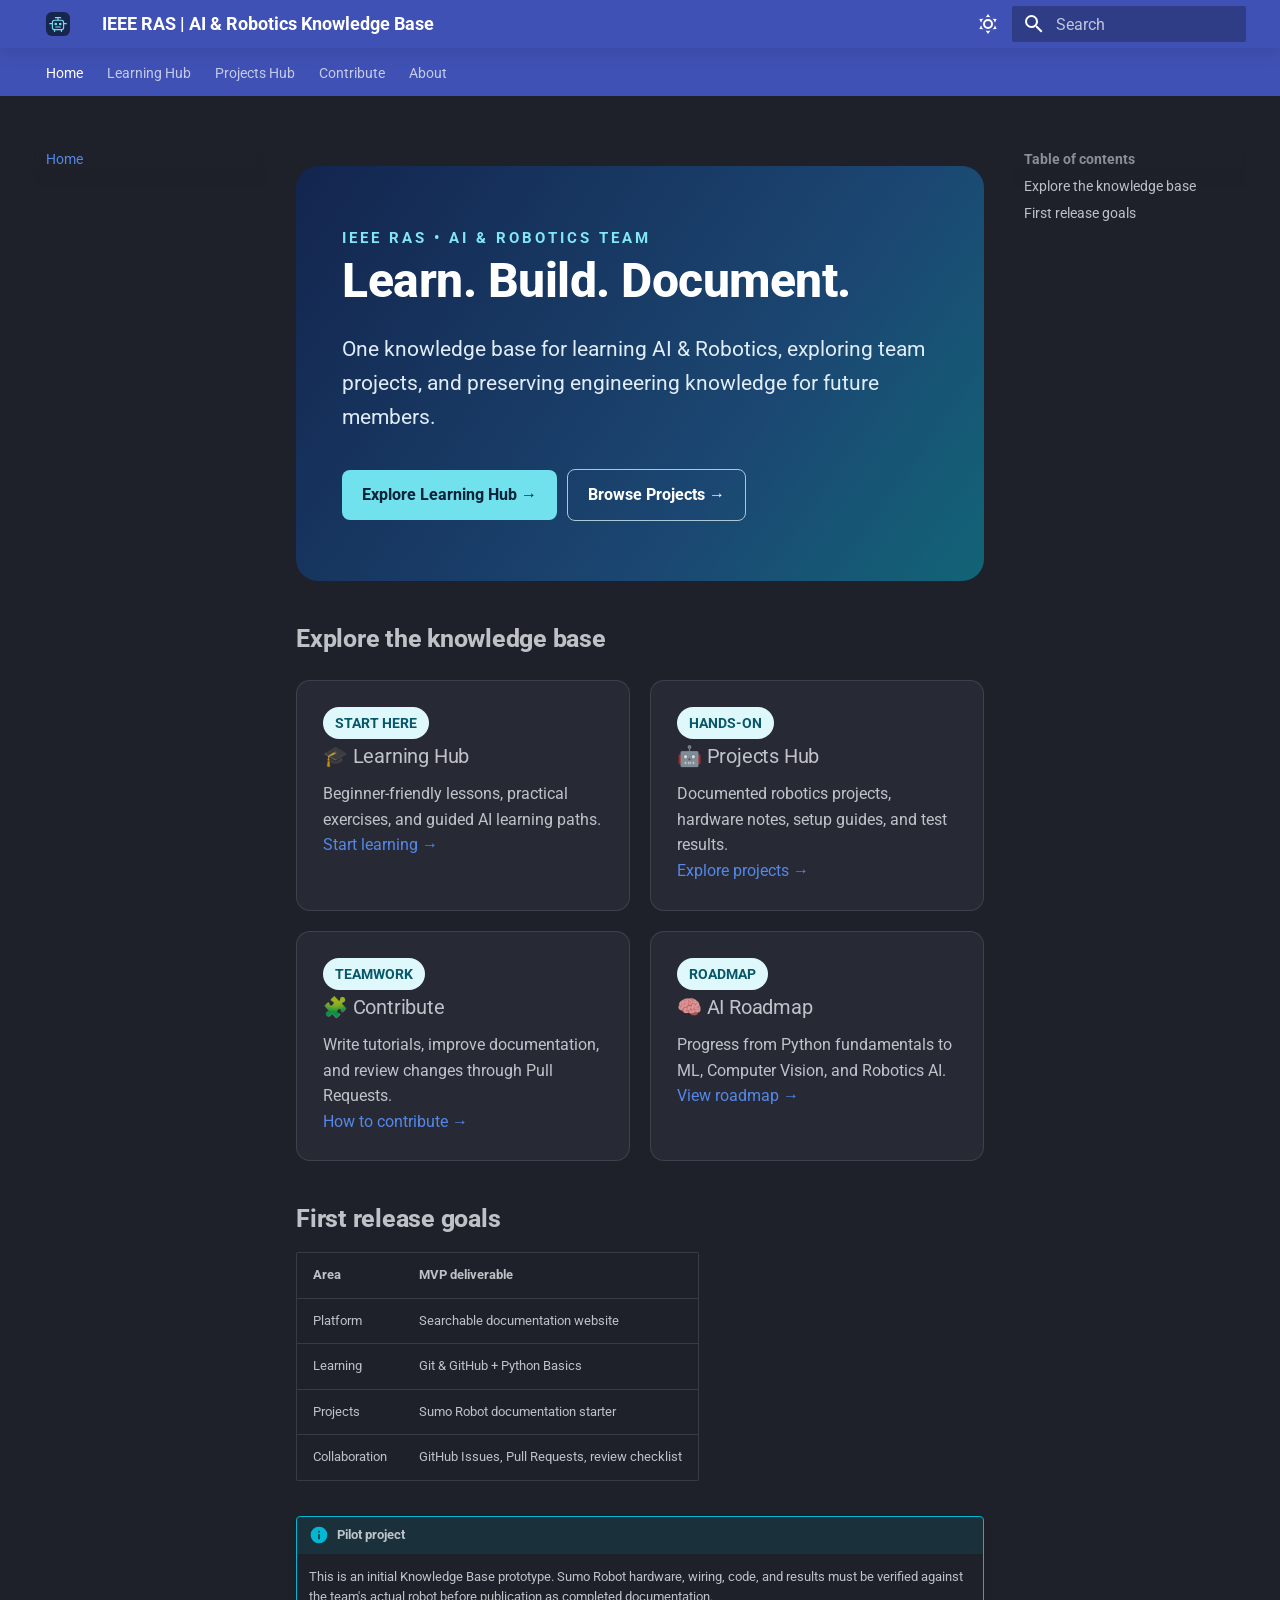
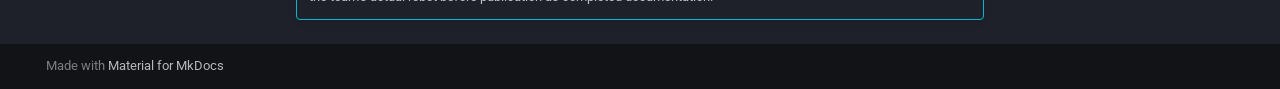
<file: index.html>
<!doctype html>
<html lang="en" class="no-js">
  <head>
    
      <meta charset="utf-8">
      <meta name="viewport" content="width=device-width,initial-scale=1">
      
        <meta name="description" content="Learning, building, and documenting AI & Robotics projects">
      
      
        <meta name="author" content="IEEE RAS AI Team">
      
      
      
      
        <link rel="next" href="learning/">
      
      
        
      
      
      <link rel="icon" href="assets/logo.svg">
      <meta name="generator" content="mkdocs-1.6.1, mkdocs-material-9.7.7">
    
    
      
        <title>IEEE RAS | AI & Robotics Knowledge Base</title>
      
    
    
      <link rel="stylesheet" href="assets/stylesheets/main.ec1eaa64.min.css">
      
        
        <link rel="stylesheet" href="assets/stylesheets/palette.ab4e12ef.min.css">
      
      


    
    
      
    
    
      
        
        
        <link rel="preconnect" href="https://fonts.gstatic.com" crossorigin>
        <link rel="stylesheet" href="https://fonts.googleapis.com/css?family=Roboto:300,300i,400,400i,700,700i%7CRoboto+Mono:400,400i,700,700i&display=fallback">
        <style>:root{--md-text-font:"Roboto";--md-code-font:"Roboto Mono"}</style>
      
    
    
      <link rel="stylesheet" href="assets/stylesheets/extra.css">
    
    <script>__md_scope=new URL(".",location),__md_hash=e=>[...e].reduce(((e,_)=>(e<<5)-e+_.charCodeAt(0)),0),__md_get=(e,_=localStorage,t=__md_scope)=>JSON.parse(_.getItem(t.pathname+"."+e)),__md_set=(e,_,t=localStorage,a=__md_scope)=>{try{t.setItem(a.pathname+"."+e,JSON.stringify(_))}catch(e){}}</script>
    
      

    
    
  </head>
  
  
    
    
      
    
    
    
    
    <body dir="ltr" data-md-color-scheme="slate" data-md-color-primary="indigo" data-md-color-accent="cyan">
  
    
    <input class="md-toggle" data-md-toggle="drawer" type="checkbox" id="__drawer" autocomplete="off">
    <input class="md-toggle" data-md-toggle="search" type="checkbox" id="__search" autocomplete="off">
    <label class="md-overlay" for="__drawer"></label>
    <div data-md-component="skip">
      
        
        <a href="#explore-the-knowledge-base" class="md-skip">
          Skip to content
        </a>
      
    </div>
    <div data-md-component="announce">
      
    </div>
    
    
      

<header class="md-header" data-md-component="header">
  <nav class="md-header__inner md-grid" aria-label="Header">
    <a href="." title="IEEE RAS | AI &amp; Robotics Knowledge Base" class="md-header__button md-logo" aria-label="IEEE RAS | AI & Robotics Knowledge Base" data-md-component="logo">
      
  <img src="assets/logo.svg" alt="logo">

    </a>
    <label class="md-header__button md-icon" for="__drawer">
      
      <svg xmlns="http://www.w3.org/2000/svg" viewBox="0 0 24 24"><path d="M3 6h18v2H3zm0 5h18v2H3zm0 5h18v2H3z"/></svg>
    </label>
    <div class="md-header__title" data-md-component="header-title">
      <div class="md-header__ellipsis">
        <div class="md-header__topic">
          <span class="md-ellipsis">
            IEEE RAS | AI & Robotics Knowledge Base
          </span>
        </div>
        <div class="md-header__topic" data-md-component="header-topic">
          <span class="md-ellipsis">
            
              Home
            
          </span>
        </div>
      </div>
    </div>
    
      
        <form class="md-header__option" data-md-component="palette">
  
    
    
    
    <input class="md-option" data-md-color-media="" data-md-color-scheme="slate" data-md-color-primary="indigo" data-md-color-accent="cyan"  aria-label="Switch to light mode"  type="radio" name="__palette" id="__palette_0">
    
      <label class="md-header__button md-icon" title="Switch to light mode" for="__palette_1" hidden>
        <svg xmlns="http://www.w3.org/2000/svg" viewBox="0 0 24 24"><path d="M12 7a5 5 0 0 1 5 5 5 5 0 0 1-5 5 5 5 0 0 1-5-5 5 5 0 0 1 5-5m0 2a3 3 0 0 0-3 3 3 3 0 0 0 3 3 3 3 0 0 0 3-3 3 3 0 0 0-3-3m0-7 2.39 3.42C13.65 5.15 12.84 5 12 5s-1.65.15-2.39.42zM3.34 7l4.16-.35A7.2 7.2 0 0 0 5.94 8.5c-.44.74-.69 1.5-.83 2.29zm.02 10 1.76-3.77a7.131 7.131 0 0 0 2.38 4.14zM20.65 7l-1.77 3.79a7.02 7.02 0 0 0-2.38-4.15zm-.01 10-4.14.36c.59-.51 1.12-1.14 1.54-1.86.42-.73.69-1.5.83-2.29zM12 22l-2.41-3.44c.74.27 1.55.44 2.41.44.82 0 1.63-.17 2.37-.44z"/></svg>
      </label>
    
  
    
    
    
    <input class="md-option" data-md-color-media="" data-md-color-scheme="default" data-md-color-primary="indigo" data-md-color-accent="cyan"  aria-label="Switch to dark mode"  type="radio" name="__palette" id="__palette_1">
    
      <label class="md-header__button md-icon" title="Switch to dark mode" for="__palette_0" hidden>
        <svg xmlns="http://www.w3.org/2000/svg" viewBox="0 0 24 24"><path d="m17.75 4.09-2.53 1.94.91 3.06-2.63-1.81-2.63 1.81.91-3.06-2.53-1.94L12.44 4l1.06-3 1.06 3zm3.5 6.91-1.64 1.25.59 1.98-1.7-1.17-1.7 1.17.59-1.98L15.75 11l2.06-.05L18.5 9l.69 1.95zm-2.28 4.95c.83-.08 1.72 1.1 1.19 1.85-.32.45-.66.87-1.08 1.27C15.17 23 8.84 23 4.94 19.07c-3.91-3.9-3.91-10.24 0-14.14.4-.4.82-.76 1.27-1.08.75-.53 1.93.36 1.85 1.19-.27 2.86.69 5.83 2.89 8.02a9.96 9.96 0 0 0 8.02 2.89m-1.64 2.02a12.08 12.08 0 0 1-7.8-3.47c-2.17-2.19-3.33-5-3.49-7.82-2.81 3.14-2.7 7.96.31 10.98 3.02 3.01 7.84 3.12 10.98.31"/></svg>
      </label>
    
  
</form>
      
    
    
      <script>var palette=__md_get("__palette");if(palette&&palette.color){if("(prefers-color-scheme)"===palette.color.media){var media=matchMedia("(prefers-color-scheme: light)"),input=document.querySelector(media.matches?"[data-md-color-media='(prefers-color-scheme: light)']":"[data-md-color-media='(prefers-color-scheme: dark)']");palette.color.media=input.getAttribute("data-md-color-media"),palette.color.scheme=input.getAttribute("data-md-color-scheme"),palette.color.primary=input.getAttribute("data-md-color-primary"),palette.color.accent=input.getAttribute("data-md-color-accent")}for(var[key,value]of Object.entries(palette.color))document.body.setAttribute("data-md-color-"+key,value)}</script>
    
    
    
      
      
        <label class="md-header__button md-icon" for="__search">
          
          <svg xmlns="http://www.w3.org/2000/svg" viewBox="0 0 24 24"><path d="M9.5 3A6.5 6.5 0 0 1 16 9.5c0 1.61-.59 3.09-1.56 4.23l.27.27h.79l5 5-1.5 1.5-5-5v-.79l-.27-.27A6.52 6.52 0 0 1 9.5 16 6.5 6.5 0 0 1 3 9.5 6.5 6.5 0 0 1 9.5 3m0 2C7 5 5 7 5 9.5S7 14 9.5 14 14 12 14 9.5 12 5 9.5 5"/></svg>
        </label>
        <div class="md-search" data-md-component="search" role="dialog">
  <label class="md-search__overlay" for="__search"></label>
  <div class="md-search__inner" role="search">
    <form class="md-search__form" name="search">
      <input type="text" class="md-search__input" name="query" aria-label="Search" placeholder="Search" autocapitalize="off" autocorrect="off" autocomplete="off" spellcheck="false" data-md-component="search-query" required>
      <label class="md-search__icon md-icon" for="__search">
        
        <svg xmlns="http://www.w3.org/2000/svg" viewBox="0 0 24 24"><path d="M9.5 3A6.5 6.5 0 0 1 16 9.5c0 1.61-.59 3.09-1.56 4.23l.27.27h.79l5 5-1.5 1.5-5-5v-.79l-.27-.27A6.52 6.52 0 0 1 9.5 16 6.5 6.5 0 0 1 3 9.5 6.5 6.5 0 0 1 9.5 3m0 2C7 5 5 7 5 9.5S7 14 9.5 14 14 12 14 9.5 12 5 9.5 5"/></svg>
        
        <svg xmlns="http://www.w3.org/2000/svg" viewBox="0 0 24 24"><path d="M20 11v2H8l5.5 5.5-1.42 1.42L4.16 12l7.92-7.92L13.5 5.5 8 11z"/></svg>
      </label>
      <nav class="md-search__options" aria-label="Search">
        
        <button type="reset" class="md-search__icon md-icon" title="Clear" aria-label="Clear" tabindex="-1">
          
          <svg xmlns="http://www.w3.org/2000/svg" viewBox="0 0 24 24"><path d="M19 6.41 17.59 5 12 10.59 6.41 5 5 6.41 10.59 12 5 17.59 6.41 19 12 13.41 17.59 19 19 17.59 13.41 12z"/></svg>
        </button>
      </nav>
      
        <div class="md-search__suggest" data-md-component="search-suggest"></div>
      
    </form>
    <div class="md-search__output">
      <div class="md-search__scrollwrap" tabindex="0" data-md-scrollfix>
        <div class="md-search-result" data-md-component="search-result">
          <div class="md-search-result__meta">
            Initializing search
          </div>
          <ol class="md-search-result__list" role="presentation"></ol>
        </div>
      </div>
    </div>
  </div>
</div>
      
    
    
  </nav>
  
</header>
    
    <div class="md-container" data-md-component="container">
      
      
        
          
            
<nav class="md-tabs" aria-label="Tabs" data-md-component="tabs">
  <div class="md-grid">
    <ul class="md-tabs__list">
      
        
  
  
  
    
  
  
    <li class="md-tabs__item md-tabs__item--active">
      <a href="." class="md-tabs__link">
        
  
  
    
  
  Home

      </a>
    </li>
  

      
        
  
  
  
  
    
    
      <li class="md-tabs__item">
        <a href="learning/" class="md-tabs__link">
          
  
  
  Learning Hub

        </a>
      </li>
    
  

      
        
  
  
  
  
    
    
      <li class="md-tabs__item">
        <a href="projects/" class="md-tabs__link">
          
  
  
  Projects Hub

        </a>
      </li>
    
  

      
        
  
  
  
  
    <li class="md-tabs__item">
      <a href="contribute/" class="md-tabs__link">
        
  
  
    
  
  Contribute

      </a>
    </li>
  

      
        
  
  
  
  
    <li class="md-tabs__item">
      <a href="about/" class="md-tabs__link">
        
  
  
    
  
  About

      </a>
    </li>
  

      
    </ul>
  </div>
</nav>
          
        
      
      <main class="md-main" data-md-component="main">
        <div class="md-main__inner md-grid">
          
            
              
              <div class="md-sidebar md-sidebar--primary" data-md-component="sidebar" data-md-type="navigation" >
                <div class="md-sidebar__scrollwrap">
                  <div class="md-sidebar__inner">
                    


  


<nav class="md-nav md-nav--primary md-nav--lifted" aria-label="Navigation" data-md-level="0">
  <label class="md-nav__title" for="__drawer">
    <a href="." title="IEEE RAS | AI &amp; Robotics Knowledge Base" class="md-nav__button md-logo" aria-label="IEEE RAS | AI & Robotics Knowledge Base" data-md-component="logo">
      
  <img src="assets/logo.svg" alt="logo">

    </a>
    IEEE RAS | AI & Robotics Knowledge Base
  </label>
  
  <ul class="md-nav__list" data-md-scrollfix>
    
      
      
  
  
    
  
  
  
    <li class="md-nav__item md-nav__item--active">
      
      <input class="md-nav__toggle md-toggle" type="checkbox" id="__toc">
      
      
      
        <label class="md-nav__link md-nav__link--active" for="__toc">
          
  
  
  <span class="md-ellipsis">
    
  
    Home
  

    
  </span>
  
  

          <span class="md-nav__icon md-icon"></span>
        </label>
      
      <a href="." class="md-nav__link md-nav__link--active">
        
  
  
  <span class="md-ellipsis">
    
  
    Home
  

    
  </span>
  
  

      </a>
      
        

<nav class="md-nav md-nav--secondary" aria-label="Table of contents">
  
  
  
  
    <label class="md-nav__title" for="__toc">
      <span class="md-nav__icon md-icon"></span>
      Table of contents
    </label>
    <ul class="md-nav__list" data-md-component="toc" data-md-scrollfix>
      
        <li class="md-nav__item">
  <a href="#explore-the-knowledge-base" class="md-nav__link">
    <span class="md-ellipsis">
      
        Explore the knowledge base
      
    </span>
  </a>
  
</li>
      
        <li class="md-nav__item">
  <a href="#first-release-goals" class="md-nav__link">
    <span class="md-ellipsis">
      
        First release goals
      
    </span>
  </a>
  
</li>
      
    </ul>
  
</nav>
      
    </li>
  

    
      
      
  
  
  
  
    
    
    
    
      
      
        
      
    
    
    <li class="md-nav__item md-nav__item--nested">
      
        
        
        <input class="md-nav__toggle md-toggle " type="checkbox" id="__nav_2" >
        
          
          <label class="md-nav__link" for="__nav_2" id="__nav_2_label" tabindex="0">
            
  
  
  <span class="md-ellipsis">
    
  
    Learning Hub
  

    
  </span>
  
  

            <span class="md-nav__icon md-icon"></span>
          </label>
        
        <nav class="md-nav" data-md-level="1" aria-labelledby="__nav_2_label" aria-expanded="false">
          <label class="md-nav__title" for="__nav_2">
            <span class="md-nav__icon md-icon"></span>
            
  
    Learning Hub
  

          </label>
          <ul class="md-nav__list" data-md-scrollfix>
            
              
                
  
  
  
  
    <li class="md-nav__item">
      <a href="learning/" class="md-nav__link">
        
  
  
  <span class="md-ellipsis">
    
  
    Overview
  

    
  </span>
  
  

      </a>
    </li>
  

              
            
              
                
  
  
  
  
    <li class="md-nav__item">
      <a href="learning/getting-started/" class="md-nav__link">
        
  
  
  <span class="md-ellipsis">
    
  
    Getting Started
  

    
  </span>
  
  

      </a>
    </li>
  

              
            
              
                
  
  
  
  
    <li class="md-nav__item">
      <a href="learning/git/" class="md-nav__link">
        
  
  
  <span class="md-ellipsis">
    
  
    Git & GitHub
  

    
  </span>
  
  

      </a>
    </li>
  

              
            
              
                
  
  
  
  
    <li class="md-nav__item">
      <a href="learning/python/" class="md-nav__link">
        
  
  
  <span class="md-ellipsis">
    
  
    Python Basics
  

    
  </span>
  
  

      </a>
    </li>
  

              
            
              
                
  
  
  
  
    <li class="md-nav__item">
      <a href="learning/ai-roadmap/" class="md-nav__link">
        
  
  
  <span class="md-ellipsis">
    
  
    AI Roadmap
  

    
  </span>
  
  

      </a>
    </li>
  

              
            
          </ul>
        </nav>
      
    </li>
  

    
      
      
  
  
  
  
    
    
    
    
      
      
        
      
    
    
    <li class="md-nav__item md-nav__item--nested">
      
        
        
        <input class="md-nav__toggle md-toggle " type="checkbox" id="__nav_3" >
        
          
          <label class="md-nav__link" for="__nav_3" id="__nav_3_label" tabindex="0">
            
  
  
  <span class="md-ellipsis">
    
  
    Projects Hub
  

    
  </span>
  
  

            <span class="md-nav__icon md-icon"></span>
          </label>
        
        <nav class="md-nav" data-md-level="1" aria-labelledby="__nav_3_label" aria-expanded="false">
          <label class="md-nav__title" for="__nav_3">
            <span class="md-nav__icon md-icon"></span>
            
  
    Projects Hub
  

          </label>
          <ul class="md-nav__list" data-md-scrollfix>
            
              
                
  
  
  
  
    <li class="md-nav__item">
      <a href="projects/" class="md-nav__link">
        
  
  
  <span class="md-ellipsis">
    
  
    Overview
  

    
  </span>
  
  

      </a>
    </li>
  

              
            
              
                
  
  
  
  
    <li class="md-nav__item">
      <a href="projects/sumo/" class="md-nav__link">
        
  
  
  <span class="md-ellipsis">
    
  
    Sumo Robot
  

    
  </span>
  
  

      </a>
    </li>
  

              
            
              
                
  
  
  
  
    <li class="md-nav__item">
      <a href="projects/template/" class="md-nav__link">
        
  
  
  <span class="md-ellipsis">
    
  
    Project Template
  

    
  </span>
  
  

      </a>
    </li>
  

              
            
          </ul>
        </nav>
      
    </li>
  

    
      
      
  
  
  
  
    <li class="md-nav__item">
      <a href="contribute/" class="md-nav__link">
        
  
  
  <span class="md-ellipsis">
    
  
    Contribute
  

    
  </span>
  
  

      </a>
    </li>
  

    
      
      
  
  
  
  
    <li class="md-nav__item">
      <a href="about/" class="md-nav__link">
        
  
  
  <span class="md-ellipsis">
    
  
    About
  

    
  </span>
  
  

      </a>
    </li>
  

    
  </ul>
</nav>
                  </div>
                </div>
              </div>
            
            
              
              <div class="md-sidebar md-sidebar--secondary" data-md-component="sidebar" data-md-type="toc" >
                <div class="md-sidebar__scrollwrap">
                  <div class="md-sidebar__inner">
                    

<nav class="md-nav md-nav--secondary" aria-label="Table of contents">
  
  
  
  
    <label class="md-nav__title" for="__toc">
      <span class="md-nav__icon md-icon"></span>
      Table of contents
    </label>
    <ul class="md-nav__list" data-md-component="toc" data-md-scrollfix>
      
        <li class="md-nav__item">
  <a href="#explore-the-knowledge-base" class="md-nav__link">
    <span class="md-ellipsis">
      
        Explore the knowledge base
      
    </span>
  </a>
  
</li>
      
        <li class="md-nav__item">
  <a href="#first-release-goals" class="md-nav__link">
    <span class="md-ellipsis">
      
        First release goals
      
    </span>
  </a>
  
</li>
      
    </ul>
  
</nav>
                  </div>
                </div>
              </div>
            
          
          
            <div class="md-content" data-md-component="content">
              
              <article class="md-content__inner md-typeset">
                
                  



<div class="hero">
<div class="eyebrow">IEEE RAS • AI & Robotics Team</div>
<h1>Learn. Build. Document.</h1>
<p>One knowledge base for learning AI & Robotics, exploring team projects, and preserving engineering knowledge for future members.</p>
<a href="learning/">Explore Learning Hub →</a><a class="secondary" href="projects/">Browse Projects →</a>
</div>

<h2 id="explore-the-knowledge-base">Explore the knowledge base</h2>
<div class="feature-grid">
<div class="feature"><span class="pill">START HERE</span><h3>🎓 Learning Hub</h3><p>Beginner-friendly lessons, practical exercises, and guided AI learning paths.</p><p><a href="learning/">Start learning →</a></p></div>
<div class="feature"><span class="pill">HANDS-ON</span><h3>🤖 Projects Hub</h3><p>Documented robotics projects, hardware notes, setup guides, and test results.</p><p><a href="projects/">Explore projects →</a></p></div>
<div class="feature"><span class="pill">TEAMWORK</span><h3>🧩 Contribute</h3><p>Write tutorials, improve documentation, and review changes through Pull Requests.</p><p><a href="contribute/">How to contribute →</a></p></div>
<div class="feature"><span class="pill">ROADMAP</span><h3>🧠 AI Roadmap</h3><p>Progress from Python fundamentals to ML, Computer Vision, and Robotics AI.</p><p><a href="learning/ai-roadmap/">View roadmap →</a></p></div>
</div>

<h2 id="first-release-goals">First release goals</h2>
<table>
<thead>
<tr>
<th>Area</th>
<th>MVP deliverable</th>
</tr>
</thead>
<tbody>
<tr>
<td>Platform</td>
<td>Searchable documentation website</td>
</tr>
<tr>
<td>Learning</td>
<td>Git &amp; GitHub + Python Basics</td>
</tr>
<tr>
<td>Projects</td>
<td>Sumo Robot documentation starter</td>
</tr>
<tr>
<td>Collaboration</td>
<td>GitHub Issues, Pull Requests, review checklist</td>
</tr>
</tbody>
</table>
<div class="admonition info">
<p class="admonition-title">Pilot project</p>
<p>This is an initial Knowledge Base prototype. Sumo Robot hardware, wiring, code, and results must be verified against the team's actual robot before publication as completed documentation.</p>
</div>












                
              </article>
            </div>
          
          
<script>var target=document.getElementById(location.hash.slice(1));target&&target.name&&(target.checked=target.name.startsWith("__tabbed_"))</script>
        </div>
        
          <button type="button" class="md-top md-icon" data-md-component="top" hidden>
  
  <svg xmlns="http://www.w3.org/2000/svg" viewBox="0 0 24 24"><path d="M13 20h-2V8l-5.5 5.5-1.42-1.42L12 4.16l7.92 7.92-1.42 1.42L13 8z"/></svg>
  Back to top
</button>
        
      </main>
      
        <footer class="md-footer">
  
  <div class="md-footer-meta md-typeset">
    <div class="md-footer-meta__inner md-grid">
      <div class="md-copyright">
  
  
    Made with
    <a href="https://squidfunk.github.io/mkdocs-material/" target="_blank" rel="noopener">
      Material for MkDocs
    </a>
  
</div>
      
    </div>
  </div>
</footer>
      
    </div>
    <div class="md-dialog" data-md-component="dialog">
      <div class="md-dialog__inner md-typeset"></div>
    </div>
    
    
    
      
      
      <script id="__config" type="application/json">{"annotate": null, "base": ".", "features": ["navigation.tabs", "navigation.sections", "navigation.top", "content.code.copy", "search.suggest", "search.highlight"], "search": "assets/javascripts/workers/search.2c215733.min.js", "tags": null, "translations": {"clipboard.copied": "Copied to clipboard", "clipboard.copy": "Copy to clipboard", "search.result.more.one": "1 more on this page", "search.result.more.other": "# more on this page", "search.result.none": "No matching documents", "search.result.one": "1 matching document", "search.result.other": "# matching documents", "search.result.placeholder": "Type to start searching", "search.result.term.missing": "Missing", "select.version": "Select version"}, "version": null}</script>
    
    
      <script src="assets/javascripts/bundle.d7400e89.min.js"></script>
      
    
  </body>
</html>
</file>
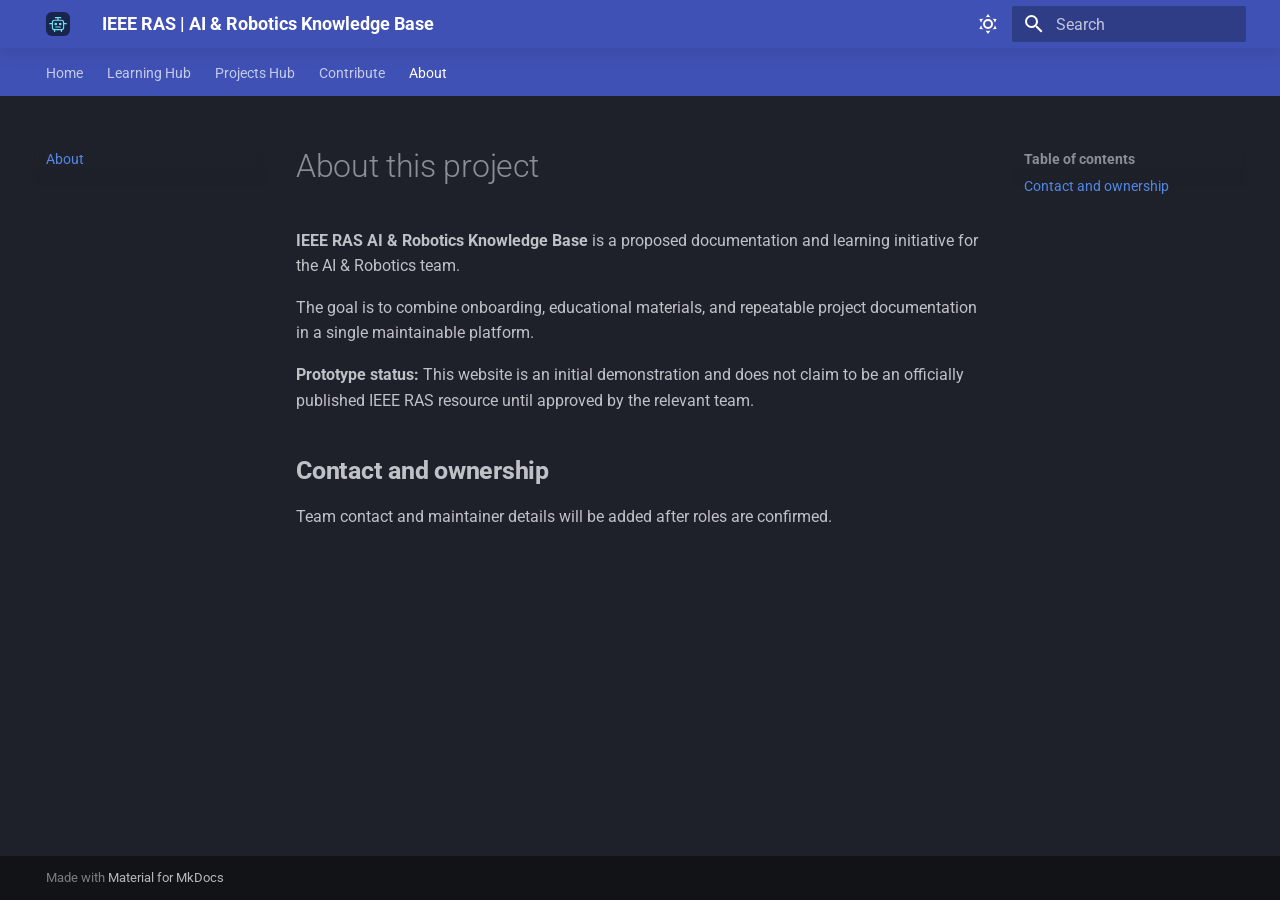
<file: about/index.html>
<!doctype html>
<html lang="en" class="no-js">
  <head>
    
      <meta charset="utf-8">
      <meta name="viewport" content="width=device-width,initial-scale=1">
      
        <meta name="description" content="Learning, building, and documenting AI & Robotics projects">
      
      
        <meta name="author" content="IEEE RAS AI Team">
      
      
      
        <link rel="prev" href="../contribute/">
      
      
      
        
      
      
      <link rel="icon" href="../assets/logo.svg">
      <meta name="generator" content="mkdocs-1.6.1, mkdocs-material-9.7.7">
    
    
      
        <title>About - IEEE RAS | AI & Robotics Knowledge Base</title>
      
    
    
      <link rel="stylesheet" href="../assets/stylesheets/main.ec1eaa64.min.css">
      
        
        <link rel="stylesheet" href="../assets/stylesheets/palette.ab4e12ef.min.css">
      
      


    
    
      
    
    
      
        
        
        <link rel="preconnect" href="https://fonts.gstatic.com" crossorigin>
        <link rel="stylesheet" href="https://fonts.googleapis.com/css?family=Roboto:300,300i,400,400i,700,700i%7CRoboto+Mono:400,400i,700,700i&display=fallback">
        <style>:root{--md-text-font:"Roboto";--md-code-font:"Roboto Mono"}</style>
      
    
    
      <link rel="stylesheet" href="../assets/stylesheets/extra.css">
    
    <script>__md_scope=new URL("..",location),__md_hash=e=>[...e].reduce(((e,_)=>(e<<5)-e+_.charCodeAt(0)),0),__md_get=(e,_=localStorage,t=__md_scope)=>JSON.parse(_.getItem(t.pathname+"."+e)),__md_set=(e,_,t=localStorage,a=__md_scope)=>{try{t.setItem(a.pathname+"."+e,JSON.stringify(_))}catch(e){}}</script>
    
      

    
    
  </head>
  
  
    
    
      
    
    
    
    
    <body dir="ltr" data-md-color-scheme="slate" data-md-color-primary="indigo" data-md-color-accent="cyan">
  
    
    <input class="md-toggle" data-md-toggle="drawer" type="checkbox" id="__drawer" autocomplete="off">
    <input class="md-toggle" data-md-toggle="search" type="checkbox" id="__search" autocomplete="off">
    <label class="md-overlay" for="__drawer"></label>
    <div data-md-component="skip">
      
        
        <a href="#about-this-project" class="md-skip">
          Skip to content
        </a>
      
    </div>
    <div data-md-component="announce">
      
    </div>
    
    
      

<header class="md-header" data-md-component="header">
  <nav class="md-header__inner md-grid" aria-label="Header">
    <a href=".." title="IEEE RAS | AI &amp; Robotics Knowledge Base" class="md-header__button md-logo" aria-label="IEEE RAS | AI & Robotics Knowledge Base" data-md-component="logo">
      
  <img src="../assets/logo.svg" alt="logo">

    </a>
    <label class="md-header__button md-icon" for="__drawer">
      
      <svg xmlns="http://www.w3.org/2000/svg" viewBox="0 0 24 24"><path d="M3 6h18v2H3zm0 5h18v2H3zm0 5h18v2H3z"/></svg>
    </label>
    <div class="md-header__title" data-md-component="header-title">
      <div class="md-header__ellipsis">
        <div class="md-header__topic">
          <span class="md-ellipsis">
            IEEE RAS | AI & Robotics Knowledge Base
          </span>
        </div>
        <div class="md-header__topic" data-md-component="header-topic">
          <span class="md-ellipsis">
            
              About
            
          </span>
        </div>
      </div>
    </div>
    
      
        <form class="md-header__option" data-md-component="palette">
  
    
    
    
    <input class="md-option" data-md-color-media="" data-md-color-scheme="slate" data-md-color-primary="indigo" data-md-color-accent="cyan"  aria-label="Switch to light mode"  type="radio" name="__palette" id="__palette_0">
    
      <label class="md-header__button md-icon" title="Switch to light mode" for="__palette_1" hidden>
        <svg xmlns="http://www.w3.org/2000/svg" viewBox="0 0 24 24"><path d="M12 7a5 5 0 0 1 5 5 5 5 0 0 1-5 5 5 5 0 0 1-5-5 5 5 0 0 1 5-5m0 2a3 3 0 0 0-3 3 3 3 0 0 0 3 3 3 3 0 0 0 3-3 3 3 0 0 0-3-3m0-7 2.39 3.42C13.65 5.15 12.84 5 12 5s-1.65.15-2.39.42zM3.34 7l4.16-.35A7.2 7.2 0 0 0 5.94 8.5c-.44.74-.69 1.5-.83 2.29zm.02 10 1.76-3.77a7.131 7.131 0 0 0 2.38 4.14zM20.65 7l-1.77 3.79a7.02 7.02 0 0 0-2.38-4.15zm-.01 10-4.14.36c.59-.51 1.12-1.14 1.54-1.86.42-.73.69-1.5.83-2.29zM12 22l-2.41-3.44c.74.27 1.55.44 2.41.44.82 0 1.63-.17 2.37-.44z"/></svg>
      </label>
    
  
    
    
    
    <input class="md-option" data-md-color-media="" data-md-color-scheme="default" data-md-color-primary="indigo" data-md-color-accent="cyan"  aria-label="Switch to dark mode"  type="radio" name="__palette" id="__palette_1">
    
      <label class="md-header__button md-icon" title="Switch to dark mode" for="__palette_0" hidden>
        <svg xmlns="http://www.w3.org/2000/svg" viewBox="0 0 24 24"><path d="m17.75 4.09-2.53 1.94.91 3.06-2.63-1.81-2.63 1.81.91-3.06-2.53-1.94L12.44 4l1.06-3 1.06 3zm3.5 6.91-1.64 1.25.59 1.98-1.7-1.17-1.7 1.17.59-1.98L15.75 11l2.06-.05L18.5 9l.69 1.95zm-2.28 4.95c.83-.08 1.72 1.1 1.19 1.85-.32.45-.66.87-1.08 1.27C15.17 23 8.84 23 4.94 19.07c-3.91-3.9-3.91-10.24 0-14.14.4-.4.82-.76 1.27-1.08.75-.53 1.93.36 1.85 1.19-.27 2.86.69 5.83 2.89 8.02a9.96 9.96 0 0 0 8.02 2.89m-1.64 2.02a12.08 12.08 0 0 1-7.8-3.47c-2.17-2.19-3.33-5-3.49-7.82-2.81 3.14-2.7 7.96.31 10.98 3.02 3.01 7.84 3.12 10.98.31"/></svg>
      </label>
    
  
</form>
      
    
    
      <script>var palette=__md_get("__palette");if(palette&&palette.color){if("(prefers-color-scheme)"===palette.color.media){var media=matchMedia("(prefers-color-scheme: light)"),input=document.querySelector(media.matches?"[data-md-color-media='(prefers-color-scheme: light)']":"[data-md-color-media='(prefers-color-scheme: dark)']");palette.color.media=input.getAttribute("data-md-color-media"),palette.color.scheme=input.getAttribute("data-md-color-scheme"),palette.color.primary=input.getAttribute("data-md-color-primary"),palette.color.accent=input.getAttribute("data-md-color-accent")}for(var[key,value]of Object.entries(palette.color))document.body.setAttribute("data-md-color-"+key,value)}</script>
    
    
    
      
      
        <label class="md-header__button md-icon" for="__search">
          
          <svg xmlns="http://www.w3.org/2000/svg" viewBox="0 0 24 24"><path d="M9.5 3A6.5 6.5 0 0 1 16 9.5c0 1.61-.59 3.09-1.56 4.23l.27.27h.79l5 5-1.5 1.5-5-5v-.79l-.27-.27A6.52 6.52 0 0 1 9.5 16 6.5 6.5 0 0 1 3 9.5 6.5 6.5 0 0 1 9.5 3m0 2C7 5 5 7 5 9.5S7 14 9.5 14 14 12 14 9.5 12 5 9.5 5"/></svg>
        </label>
        <div class="md-search" data-md-component="search" role="dialog">
  <label class="md-search__overlay" for="__search"></label>
  <div class="md-search__inner" role="search">
    <form class="md-search__form" name="search">
      <input type="text" class="md-search__input" name="query" aria-label="Search" placeholder="Search" autocapitalize="off" autocorrect="off" autocomplete="off" spellcheck="false" data-md-component="search-query" required>
      <label class="md-search__icon md-icon" for="__search">
        
        <svg xmlns="http://www.w3.org/2000/svg" viewBox="0 0 24 24"><path d="M9.5 3A6.5 6.5 0 0 1 16 9.5c0 1.61-.59 3.09-1.56 4.23l.27.27h.79l5 5-1.5 1.5-5-5v-.79l-.27-.27A6.52 6.52 0 0 1 9.5 16 6.5 6.5 0 0 1 3 9.5 6.5 6.5 0 0 1 9.5 3m0 2C7 5 5 7 5 9.5S7 14 9.5 14 14 12 14 9.5 12 5 9.5 5"/></svg>
        
        <svg xmlns="http://www.w3.org/2000/svg" viewBox="0 0 24 24"><path d="M20 11v2H8l5.5 5.5-1.42 1.42L4.16 12l7.92-7.92L13.5 5.5 8 11z"/></svg>
      </label>
      <nav class="md-search__options" aria-label="Search">
        
        <button type="reset" class="md-search__icon md-icon" title="Clear" aria-label="Clear" tabindex="-1">
          
          <svg xmlns="http://www.w3.org/2000/svg" viewBox="0 0 24 24"><path d="M19 6.41 17.59 5 12 10.59 6.41 5 5 6.41 10.59 12 5 17.59 6.41 19 12 13.41 17.59 19 19 17.59 13.41 12z"/></svg>
        </button>
      </nav>
      
        <div class="md-search__suggest" data-md-component="search-suggest"></div>
      
    </form>
    <div class="md-search__output">
      <div class="md-search__scrollwrap" tabindex="0" data-md-scrollfix>
        <div class="md-search-result" data-md-component="search-result">
          <div class="md-search-result__meta">
            Initializing search
          </div>
          <ol class="md-search-result__list" role="presentation"></ol>
        </div>
      </div>
    </div>
  </div>
</div>
      
    
    
  </nav>
  
</header>
    
    <div class="md-container" data-md-component="container">
      
      
        
          
            
<nav class="md-tabs" aria-label="Tabs" data-md-component="tabs">
  <div class="md-grid">
    <ul class="md-tabs__list">
      
        
  
  
  
  
    <li class="md-tabs__item">
      <a href=".." class="md-tabs__link">
        
  
  
    
  
  Home

      </a>
    </li>
  

      
        
  
  
  
  
    
    
      <li class="md-tabs__item">
        <a href="../learning/" class="md-tabs__link">
          
  
  
  Learning Hub

        </a>
      </li>
    
  

      
        
  
  
  
  
    
    
      <li class="md-tabs__item">
        <a href="../projects/" class="md-tabs__link">
          
  
  
  Projects Hub

        </a>
      </li>
    
  

      
        
  
  
  
  
    <li class="md-tabs__item">
      <a href="../contribute/" class="md-tabs__link">
        
  
  
    
  
  Contribute

      </a>
    </li>
  

      
        
  
  
  
    
  
  
    <li class="md-tabs__item md-tabs__item--active">
      <a href="./" class="md-tabs__link">
        
  
  
    
  
  About

      </a>
    </li>
  

      
    </ul>
  </div>
</nav>
          
        
      
      <main class="md-main" data-md-component="main">
        <div class="md-main__inner md-grid">
          
            
              
              <div class="md-sidebar md-sidebar--primary" data-md-component="sidebar" data-md-type="navigation" >
                <div class="md-sidebar__scrollwrap">
                  <div class="md-sidebar__inner">
                    


  


<nav class="md-nav md-nav--primary md-nav--lifted" aria-label="Navigation" data-md-level="0">
  <label class="md-nav__title" for="__drawer">
    <a href=".." title="IEEE RAS | AI &amp; Robotics Knowledge Base" class="md-nav__button md-logo" aria-label="IEEE RAS | AI & Robotics Knowledge Base" data-md-component="logo">
      
  <img src="../assets/logo.svg" alt="logo">

    </a>
    IEEE RAS | AI & Robotics Knowledge Base
  </label>
  
  <ul class="md-nav__list" data-md-scrollfix>
    
      
      
  
  
  
  
    <li class="md-nav__item">
      <a href=".." class="md-nav__link">
        
  
  
  <span class="md-ellipsis">
    
  
    Home
  

    
  </span>
  
  

      </a>
    </li>
  

    
      
      
  
  
  
  
    
    
    
    
      
      
        
      
    
    
    <li class="md-nav__item md-nav__item--nested">
      
        
        
        <input class="md-nav__toggle md-toggle " type="checkbox" id="__nav_2" >
        
          
          <label class="md-nav__link" for="__nav_2" id="__nav_2_label" tabindex="0">
            
  
  
  <span class="md-ellipsis">
    
  
    Learning Hub
  

    
  </span>
  
  

            <span class="md-nav__icon md-icon"></span>
          </label>
        
        <nav class="md-nav" data-md-level="1" aria-labelledby="__nav_2_label" aria-expanded="false">
          <label class="md-nav__title" for="__nav_2">
            <span class="md-nav__icon md-icon"></span>
            
  
    Learning Hub
  

          </label>
          <ul class="md-nav__list" data-md-scrollfix>
            
              
                
  
  
  
  
    <li class="md-nav__item">
      <a href="../learning/" class="md-nav__link">
        
  
  
  <span class="md-ellipsis">
    
  
    Overview
  

    
  </span>
  
  

      </a>
    </li>
  

              
            
              
                
  
  
  
  
    <li class="md-nav__item">
      <a href="../learning/getting-started/" class="md-nav__link">
        
  
  
  <span class="md-ellipsis">
    
  
    Getting Started
  

    
  </span>
  
  

      </a>
    </li>
  

              
            
              
                
  
  
  
  
    <li class="md-nav__item">
      <a href="../learning/git/" class="md-nav__link">
        
  
  
  <span class="md-ellipsis">
    
  
    Git & GitHub
  

    
  </span>
  
  

      </a>
    </li>
  

              
            
              
                
  
  
  
  
    <li class="md-nav__item">
      <a href="../learning/python/" class="md-nav__link">
        
  
  
  <span class="md-ellipsis">
    
  
    Python Basics
  

    
  </span>
  
  

      </a>
    </li>
  

              
            
              
                
  
  
  
  
    <li class="md-nav__item">
      <a href="../learning/ai-roadmap/" class="md-nav__link">
        
  
  
  <span class="md-ellipsis">
    
  
    AI Roadmap
  

    
  </span>
  
  

      </a>
    </li>
  

              
            
          </ul>
        </nav>
      
    </li>
  

    
      
      
  
  
  
  
    
    
    
    
      
      
        
      
    
    
    <li class="md-nav__item md-nav__item--nested">
      
        
        
        <input class="md-nav__toggle md-toggle " type="checkbox" id="__nav_3" >
        
          
          <label class="md-nav__link" for="__nav_3" id="__nav_3_label" tabindex="0">
            
  
  
  <span class="md-ellipsis">
    
  
    Projects Hub
  

    
  </span>
  
  

            <span class="md-nav__icon md-icon"></span>
          </label>
        
        <nav class="md-nav" data-md-level="1" aria-labelledby="__nav_3_label" aria-expanded="false">
          <label class="md-nav__title" for="__nav_3">
            <span class="md-nav__icon md-icon"></span>
            
  
    Projects Hub
  

          </label>
          <ul class="md-nav__list" data-md-scrollfix>
            
              
                
  
  
  
  
    <li class="md-nav__item">
      <a href="../projects/" class="md-nav__link">
        
  
  
  <span class="md-ellipsis">
    
  
    Overview
  

    
  </span>
  
  

      </a>
    </li>
  

              
            
              
                
  
  
  
  
    <li class="md-nav__item">
      <a href="../projects/sumo/" class="md-nav__link">
        
  
  
  <span class="md-ellipsis">
    
  
    Sumo Robot
  

    
  </span>
  
  

      </a>
    </li>
  

              
            
              
                
  
  
  
  
    <li class="md-nav__item">
      <a href="../projects/template/" class="md-nav__link">
        
  
  
  <span class="md-ellipsis">
    
  
    Project Template
  

    
  </span>
  
  

      </a>
    </li>
  

              
            
          </ul>
        </nav>
      
    </li>
  

    
      
      
  
  
  
  
    <li class="md-nav__item">
      <a href="../contribute/" class="md-nav__link">
        
  
  
  <span class="md-ellipsis">
    
  
    Contribute
  

    
  </span>
  
  

      </a>
    </li>
  

    
      
      
  
  
    
  
  
  
    <li class="md-nav__item md-nav__item--active">
      
      <input class="md-nav__toggle md-toggle" type="checkbox" id="__toc">
      
      
        
      
      
        <label class="md-nav__link md-nav__link--active" for="__toc">
          
  
  
  <span class="md-ellipsis">
    
  
    About
  

    
  </span>
  
  

          <span class="md-nav__icon md-icon"></span>
        </label>
      
      <a href="./" class="md-nav__link md-nav__link--active">
        
  
  
  <span class="md-ellipsis">
    
  
    About
  

    
  </span>
  
  

      </a>
      
        

<nav class="md-nav md-nav--secondary" aria-label="Table of contents">
  
  
  
    
  
  
    <label class="md-nav__title" for="__toc">
      <span class="md-nav__icon md-icon"></span>
      Table of contents
    </label>
    <ul class="md-nav__list" data-md-component="toc" data-md-scrollfix>
      
        <li class="md-nav__item">
  <a href="#contact-and-ownership" class="md-nav__link">
    <span class="md-ellipsis">
      
        Contact and ownership
      
    </span>
  </a>
  
</li>
      
    </ul>
  
</nav>
      
    </li>
  

    
  </ul>
</nav>
                  </div>
                </div>
              </div>
            
            
              
              <div class="md-sidebar md-sidebar--secondary" data-md-component="sidebar" data-md-type="toc" >
                <div class="md-sidebar__scrollwrap">
                  <div class="md-sidebar__inner">
                    

<nav class="md-nav md-nav--secondary" aria-label="Table of contents">
  
  
  
    
  
  
    <label class="md-nav__title" for="__toc">
      <span class="md-nav__icon md-icon"></span>
      Table of contents
    </label>
    <ul class="md-nav__list" data-md-component="toc" data-md-scrollfix>
      
        <li class="md-nav__item">
  <a href="#contact-and-ownership" class="md-nav__link">
    <span class="md-ellipsis">
      
        Contact and ownership
      
    </span>
  </a>
  
</li>
      
    </ul>
  
</nav>
                  </div>
                </div>
              </div>
            
          
          
            <div class="md-content" data-md-component="content">
              
              <article class="md-content__inner md-typeset">
                
                  



<h1 id="about-this-project">About this project</h1>
<p><strong>IEEE RAS AI &amp; Robotics Knowledge Base</strong> is a proposed documentation and learning initiative for the AI &amp; Robotics team.</p>
<p>The goal is to combine onboarding, educational materials, and repeatable project documentation in a single maintainable platform.</p>
<p><strong>Prototype status:</strong> This website is an initial demonstration and does not claim to be an officially published IEEE RAS resource until approved by the relevant team.</p>
<h2 id="contact-and-ownership">Contact and ownership</h2>
<p>Team contact and maintainer details will be added after roles are confirmed.</p>












                
              </article>
            </div>
          
          
<script>var target=document.getElementById(location.hash.slice(1));target&&target.name&&(target.checked=target.name.startsWith("__tabbed_"))</script>
        </div>
        
          <button type="button" class="md-top md-icon" data-md-component="top" hidden>
  
  <svg xmlns="http://www.w3.org/2000/svg" viewBox="0 0 24 24"><path d="M13 20h-2V8l-5.5 5.5-1.42-1.42L12 4.16l7.92 7.92-1.42 1.42L13 8z"/></svg>
  Back to top
</button>
        
      </main>
      
        <footer class="md-footer">
  
  <div class="md-footer-meta md-typeset">
    <div class="md-footer-meta__inner md-grid">
      <div class="md-copyright">
  
  
    Made with
    <a href="https://squidfunk.github.io/mkdocs-material/" target="_blank" rel="noopener">
      Material for MkDocs
    </a>
  
</div>
      
    </div>
  </div>
</footer>
      
    </div>
    <div class="md-dialog" data-md-component="dialog">
      <div class="md-dialog__inner md-typeset"></div>
    </div>
    
    
    
      
      
      <script id="__config" type="application/json">{"annotate": null, "base": "..", "features": ["navigation.tabs", "navigation.sections", "navigation.top", "content.code.copy", "search.suggest", "search.highlight"], "search": "../assets/javascripts/workers/search.2c215733.min.js", "tags": null, "translations": {"clipboard.copied": "Copied to clipboard", "clipboard.copy": "Copy to clipboard", "search.result.more.one": "1 more on this page", "search.result.more.other": "# more on this page", "search.result.none": "No matching documents", "search.result.one": "1 matching document", "search.result.other": "# matching documents", "search.result.placeholder": "Type to start searching", "search.result.term.missing": "Missing", "select.version": "Select version"}, "version": null}</script>
    
    
      <script src="../assets/javascripts/bundle.d7400e89.min.js"></script>
      
    
  </body>
</html>
</file>
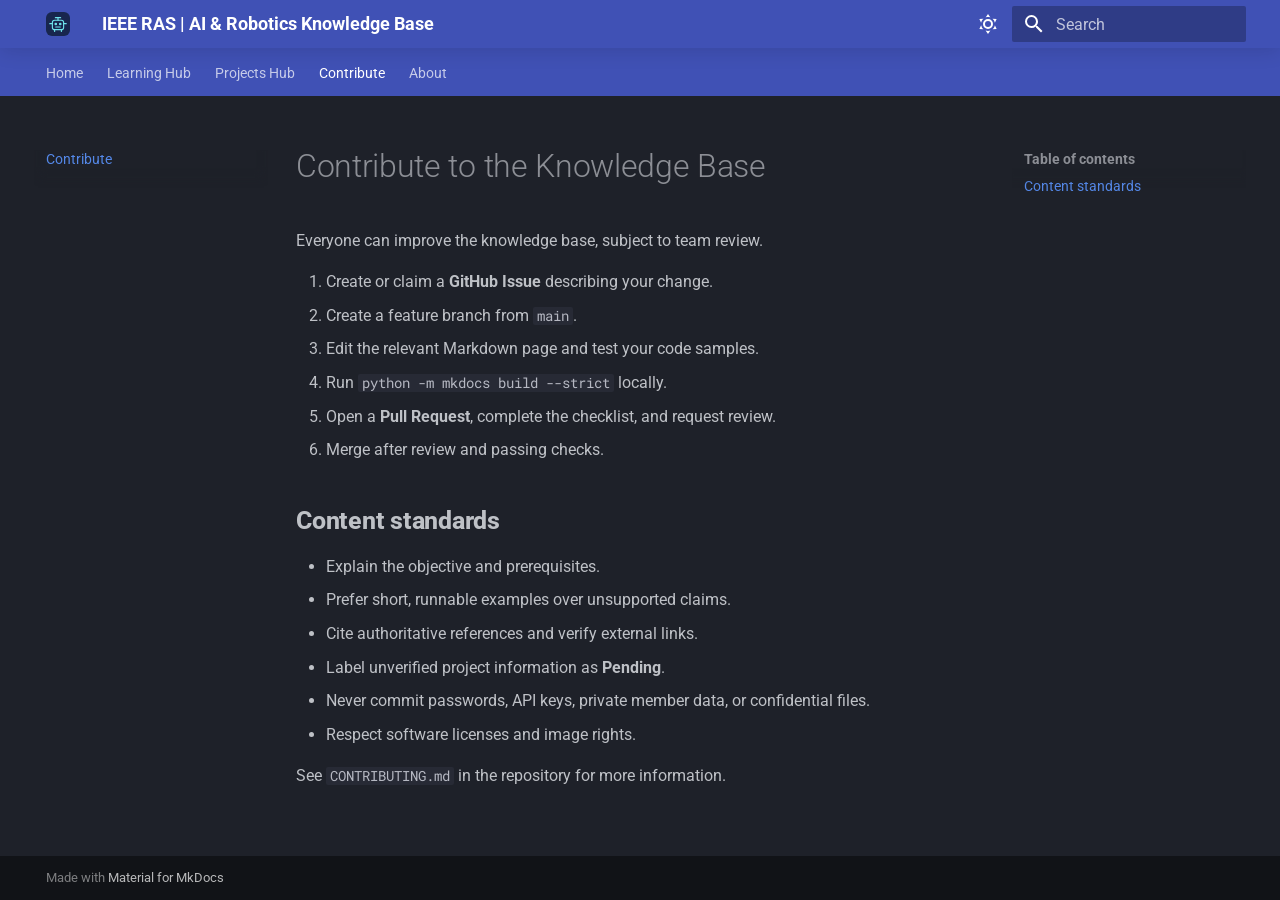
<file: contribute/index.html>
<!doctype html>
<html lang="en" class="no-js">
  <head>
    
      <meta charset="utf-8">
      <meta name="viewport" content="width=device-width,initial-scale=1">
      
        <meta name="description" content="Learning, building, and documenting AI & Robotics projects">
      
      
        <meta name="author" content="IEEE RAS AI Team">
      
      
      
        <link rel="prev" href="../projects/template/">
      
      
        <link rel="next" href="../about/">
      
      
        
      
      
      <link rel="icon" href="../assets/logo.svg">
      <meta name="generator" content="mkdocs-1.6.1, mkdocs-material-9.7.7">
    
    
      
        <title>Contribute - IEEE RAS | AI & Robotics Knowledge Base</title>
      
    
    
      <link rel="stylesheet" href="../assets/stylesheets/main.ec1eaa64.min.css">
      
        
        <link rel="stylesheet" href="../assets/stylesheets/palette.ab4e12ef.min.css">
      
      


    
    
      
    
    
      
        
        
        <link rel="preconnect" href="https://fonts.gstatic.com" crossorigin>
        <link rel="stylesheet" href="https://fonts.googleapis.com/css?family=Roboto:300,300i,400,400i,700,700i%7CRoboto+Mono:400,400i,700,700i&display=fallback">
        <style>:root{--md-text-font:"Roboto";--md-code-font:"Roboto Mono"}</style>
      
    
    
      <link rel="stylesheet" href="../assets/stylesheets/extra.css">
    
    <script>__md_scope=new URL("..",location),__md_hash=e=>[...e].reduce(((e,_)=>(e<<5)-e+_.charCodeAt(0)),0),__md_get=(e,_=localStorage,t=__md_scope)=>JSON.parse(_.getItem(t.pathname+"."+e)),__md_set=(e,_,t=localStorage,a=__md_scope)=>{try{t.setItem(a.pathname+"."+e,JSON.stringify(_))}catch(e){}}</script>
    
      

    
    
  </head>
  
  
    
    
      
    
    
    
    
    <body dir="ltr" data-md-color-scheme="slate" data-md-color-primary="indigo" data-md-color-accent="cyan">
  
    
    <input class="md-toggle" data-md-toggle="drawer" type="checkbox" id="__drawer" autocomplete="off">
    <input class="md-toggle" data-md-toggle="search" type="checkbox" id="__search" autocomplete="off">
    <label class="md-overlay" for="__drawer"></label>
    <div data-md-component="skip">
      
        
        <a href="#contribute-to-the-knowledge-base" class="md-skip">
          Skip to content
        </a>
      
    </div>
    <div data-md-component="announce">
      
    </div>
    
    
      

<header class="md-header" data-md-component="header">
  <nav class="md-header__inner md-grid" aria-label="Header">
    <a href=".." title="IEEE RAS | AI &amp; Robotics Knowledge Base" class="md-header__button md-logo" aria-label="IEEE RAS | AI & Robotics Knowledge Base" data-md-component="logo">
      
  <img src="../assets/logo.svg" alt="logo">

    </a>
    <label class="md-header__button md-icon" for="__drawer">
      
      <svg xmlns="http://www.w3.org/2000/svg" viewBox="0 0 24 24"><path d="M3 6h18v2H3zm0 5h18v2H3zm0 5h18v2H3z"/></svg>
    </label>
    <div class="md-header__title" data-md-component="header-title">
      <div class="md-header__ellipsis">
        <div class="md-header__topic">
          <span class="md-ellipsis">
            IEEE RAS | AI & Robotics Knowledge Base
          </span>
        </div>
        <div class="md-header__topic" data-md-component="header-topic">
          <span class="md-ellipsis">
            
              Contribute
            
          </span>
        </div>
      </div>
    </div>
    
      
        <form class="md-header__option" data-md-component="palette">
  
    
    
    
    <input class="md-option" data-md-color-media="" data-md-color-scheme="slate" data-md-color-primary="indigo" data-md-color-accent="cyan"  aria-label="Switch to light mode"  type="radio" name="__palette" id="__palette_0">
    
      <label class="md-header__button md-icon" title="Switch to light mode" for="__palette_1" hidden>
        <svg xmlns="http://www.w3.org/2000/svg" viewBox="0 0 24 24"><path d="M12 7a5 5 0 0 1 5 5 5 5 0 0 1-5 5 5 5 0 0 1-5-5 5 5 0 0 1 5-5m0 2a3 3 0 0 0-3 3 3 3 0 0 0 3 3 3 3 0 0 0 3-3 3 3 0 0 0-3-3m0-7 2.39 3.42C13.65 5.15 12.84 5 12 5s-1.65.15-2.39.42zM3.34 7l4.16-.35A7.2 7.2 0 0 0 5.94 8.5c-.44.74-.69 1.5-.83 2.29zm.02 10 1.76-3.77a7.131 7.131 0 0 0 2.38 4.14zM20.65 7l-1.77 3.79a7.02 7.02 0 0 0-2.38-4.15zm-.01 10-4.14.36c.59-.51 1.12-1.14 1.54-1.86.42-.73.69-1.5.83-2.29zM12 22l-2.41-3.44c.74.27 1.55.44 2.41.44.82 0 1.63-.17 2.37-.44z"/></svg>
      </label>
    
  
    
    
    
    <input class="md-option" data-md-color-media="" data-md-color-scheme="default" data-md-color-primary="indigo" data-md-color-accent="cyan"  aria-label="Switch to dark mode"  type="radio" name="__palette" id="__palette_1">
    
      <label class="md-header__button md-icon" title="Switch to dark mode" for="__palette_0" hidden>
        <svg xmlns="http://www.w3.org/2000/svg" viewBox="0 0 24 24"><path d="m17.75 4.09-2.53 1.94.91 3.06-2.63-1.81-2.63 1.81.91-3.06-2.53-1.94L12.44 4l1.06-3 1.06 3zm3.5 6.91-1.64 1.25.59 1.98-1.7-1.17-1.7 1.17.59-1.98L15.75 11l2.06-.05L18.5 9l.69 1.95zm-2.28 4.95c.83-.08 1.72 1.1 1.19 1.85-.32.45-.66.87-1.08 1.27C15.17 23 8.84 23 4.94 19.07c-3.91-3.9-3.91-10.24 0-14.14.4-.4.82-.76 1.27-1.08.75-.53 1.93.36 1.85 1.19-.27 2.86.69 5.83 2.89 8.02a9.96 9.96 0 0 0 8.02 2.89m-1.64 2.02a12.08 12.08 0 0 1-7.8-3.47c-2.17-2.19-3.33-5-3.49-7.82-2.81 3.14-2.7 7.96.31 10.98 3.02 3.01 7.84 3.12 10.98.31"/></svg>
      </label>
    
  
</form>
      
    
    
      <script>var palette=__md_get("__palette");if(palette&&palette.color){if("(prefers-color-scheme)"===palette.color.media){var media=matchMedia("(prefers-color-scheme: light)"),input=document.querySelector(media.matches?"[data-md-color-media='(prefers-color-scheme: light)']":"[data-md-color-media='(prefers-color-scheme: dark)']");palette.color.media=input.getAttribute("data-md-color-media"),palette.color.scheme=input.getAttribute("data-md-color-scheme"),palette.color.primary=input.getAttribute("data-md-color-primary"),palette.color.accent=input.getAttribute("data-md-color-accent")}for(var[key,value]of Object.entries(palette.color))document.body.setAttribute("data-md-color-"+key,value)}</script>
    
    
    
      
      
        <label class="md-header__button md-icon" for="__search">
          
          <svg xmlns="http://www.w3.org/2000/svg" viewBox="0 0 24 24"><path d="M9.5 3A6.5 6.5 0 0 1 16 9.5c0 1.61-.59 3.09-1.56 4.23l.27.27h.79l5 5-1.5 1.5-5-5v-.79l-.27-.27A6.52 6.52 0 0 1 9.5 16 6.5 6.5 0 0 1 3 9.5 6.5 6.5 0 0 1 9.5 3m0 2C7 5 5 7 5 9.5S7 14 9.5 14 14 12 14 9.5 12 5 9.5 5"/></svg>
        </label>
        <div class="md-search" data-md-component="search" role="dialog">
  <label class="md-search__overlay" for="__search"></label>
  <div class="md-search__inner" role="search">
    <form class="md-search__form" name="search">
      <input type="text" class="md-search__input" name="query" aria-label="Search" placeholder="Search" autocapitalize="off" autocorrect="off" autocomplete="off" spellcheck="false" data-md-component="search-query" required>
      <label class="md-search__icon md-icon" for="__search">
        
        <svg xmlns="http://www.w3.org/2000/svg" viewBox="0 0 24 24"><path d="M9.5 3A6.5 6.5 0 0 1 16 9.5c0 1.61-.59 3.09-1.56 4.23l.27.27h.79l5 5-1.5 1.5-5-5v-.79l-.27-.27A6.52 6.52 0 0 1 9.5 16 6.5 6.5 0 0 1 3 9.5 6.5 6.5 0 0 1 9.5 3m0 2C7 5 5 7 5 9.5S7 14 9.5 14 14 12 14 9.5 12 5 9.5 5"/></svg>
        
        <svg xmlns="http://www.w3.org/2000/svg" viewBox="0 0 24 24"><path d="M20 11v2H8l5.5 5.5-1.42 1.42L4.16 12l7.92-7.92L13.5 5.5 8 11z"/></svg>
      </label>
      <nav class="md-search__options" aria-label="Search">
        
        <button type="reset" class="md-search__icon md-icon" title="Clear" aria-label="Clear" tabindex="-1">
          
          <svg xmlns="http://www.w3.org/2000/svg" viewBox="0 0 24 24"><path d="M19 6.41 17.59 5 12 10.59 6.41 5 5 6.41 10.59 12 5 17.59 6.41 19 12 13.41 17.59 19 19 17.59 13.41 12z"/></svg>
        </button>
      </nav>
      
        <div class="md-search__suggest" data-md-component="search-suggest"></div>
      
    </form>
    <div class="md-search__output">
      <div class="md-search__scrollwrap" tabindex="0" data-md-scrollfix>
        <div class="md-search-result" data-md-component="search-result">
          <div class="md-search-result__meta">
            Initializing search
          </div>
          <ol class="md-search-result__list" role="presentation"></ol>
        </div>
      </div>
    </div>
  </div>
</div>
      
    
    
  </nav>
  
</header>
    
    <div class="md-container" data-md-component="container">
      
      
        
          
            
<nav class="md-tabs" aria-label="Tabs" data-md-component="tabs">
  <div class="md-grid">
    <ul class="md-tabs__list">
      
        
  
  
  
  
    <li class="md-tabs__item">
      <a href=".." class="md-tabs__link">
        
  
  
    
  
  Home

      </a>
    </li>
  

      
        
  
  
  
  
    
    
      <li class="md-tabs__item">
        <a href="../learning/" class="md-tabs__link">
          
  
  
  Learning Hub

        </a>
      </li>
    
  

      
        
  
  
  
  
    
    
      <li class="md-tabs__item">
        <a href="../projects/" class="md-tabs__link">
          
  
  
  Projects Hub

        </a>
      </li>
    
  

      
        
  
  
  
    
  
  
    <li class="md-tabs__item md-tabs__item--active">
      <a href="./" class="md-tabs__link">
        
  
  
    
  
  Contribute

      </a>
    </li>
  

      
        
  
  
  
  
    <li class="md-tabs__item">
      <a href="../about/" class="md-tabs__link">
        
  
  
    
  
  About

      </a>
    </li>
  

      
    </ul>
  </div>
</nav>
          
        
      
      <main class="md-main" data-md-component="main">
        <div class="md-main__inner md-grid">
          
            
              
              <div class="md-sidebar md-sidebar--primary" data-md-component="sidebar" data-md-type="navigation" >
                <div class="md-sidebar__scrollwrap">
                  <div class="md-sidebar__inner">
                    


  


<nav class="md-nav md-nav--primary md-nav--lifted" aria-label="Navigation" data-md-level="0">
  <label class="md-nav__title" for="__drawer">
    <a href=".." title="IEEE RAS | AI &amp; Robotics Knowledge Base" class="md-nav__button md-logo" aria-label="IEEE RAS | AI & Robotics Knowledge Base" data-md-component="logo">
      
  <img src="../assets/logo.svg" alt="logo">

    </a>
    IEEE RAS | AI & Robotics Knowledge Base
  </label>
  
  <ul class="md-nav__list" data-md-scrollfix>
    
      
      
  
  
  
  
    <li class="md-nav__item">
      <a href=".." class="md-nav__link">
        
  
  
  <span class="md-ellipsis">
    
  
    Home
  

    
  </span>
  
  

      </a>
    </li>
  

    
      
      
  
  
  
  
    
    
    
    
      
      
        
      
    
    
    <li class="md-nav__item md-nav__item--nested">
      
        
        
        <input class="md-nav__toggle md-toggle " type="checkbox" id="__nav_2" >
        
          
          <label class="md-nav__link" for="__nav_2" id="__nav_2_label" tabindex="0">
            
  
  
  <span class="md-ellipsis">
    
  
    Learning Hub
  

    
  </span>
  
  

            <span class="md-nav__icon md-icon"></span>
          </label>
        
        <nav class="md-nav" data-md-level="1" aria-labelledby="__nav_2_label" aria-expanded="false">
          <label class="md-nav__title" for="__nav_2">
            <span class="md-nav__icon md-icon"></span>
            
  
    Learning Hub
  

          </label>
          <ul class="md-nav__list" data-md-scrollfix>
            
              
                
  
  
  
  
    <li class="md-nav__item">
      <a href="../learning/" class="md-nav__link">
        
  
  
  <span class="md-ellipsis">
    
  
    Overview
  

    
  </span>
  
  

      </a>
    </li>
  

              
            
              
                
  
  
  
  
    <li class="md-nav__item">
      <a href="../learning/getting-started/" class="md-nav__link">
        
  
  
  <span class="md-ellipsis">
    
  
    Getting Started
  

    
  </span>
  
  

      </a>
    </li>
  

              
            
              
                
  
  
  
  
    <li class="md-nav__item">
      <a href="../learning/git/" class="md-nav__link">
        
  
  
  <span class="md-ellipsis">
    
  
    Git & GitHub
  

    
  </span>
  
  

      </a>
    </li>
  

              
            
              
                
  
  
  
  
    <li class="md-nav__item">
      <a href="../learning/python/" class="md-nav__link">
        
  
  
  <span class="md-ellipsis">
    
  
    Python Basics
  

    
  </span>
  
  

      </a>
    </li>
  

              
            
              
                
  
  
  
  
    <li class="md-nav__item">
      <a href="../learning/ai-roadmap/" class="md-nav__link">
        
  
  
  <span class="md-ellipsis">
    
  
    AI Roadmap
  

    
  </span>
  
  

      </a>
    </li>
  

              
            
          </ul>
        </nav>
      
    </li>
  

    
      
      
  
  
  
  
    
    
    
    
      
      
        
      
    
    
    <li class="md-nav__item md-nav__item--nested">
      
        
        
        <input class="md-nav__toggle md-toggle " type="checkbox" id="__nav_3" >
        
          
          <label class="md-nav__link" for="__nav_3" id="__nav_3_label" tabindex="0">
            
  
  
  <span class="md-ellipsis">
    
  
    Projects Hub
  

    
  </span>
  
  

            <span class="md-nav__icon md-icon"></span>
          </label>
        
        <nav class="md-nav" data-md-level="1" aria-labelledby="__nav_3_label" aria-expanded="false">
          <label class="md-nav__title" for="__nav_3">
            <span class="md-nav__icon md-icon"></span>
            
  
    Projects Hub
  

          </label>
          <ul class="md-nav__list" data-md-scrollfix>
            
              
                
  
  
  
  
    <li class="md-nav__item">
      <a href="../projects/" class="md-nav__link">
        
  
  
  <span class="md-ellipsis">
    
  
    Overview
  

    
  </span>
  
  

      </a>
    </li>
  

              
            
              
                
  
  
  
  
    <li class="md-nav__item">
      <a href="../projects/sumo/" class="md-nav__link">
        
  
  
  <span class="md-ellipsis">
    
  
    Sumo Robot
  

    
  </span>
  
  

      </a>
    </li>
  

              
            
              
                
  
  
  
  
    <li class="md-nav__item">
      <a href="../projects/template/" class="md-nav__link">
        
  
  
  <span class="md-ellipsis">
    
  
    Project Template
  

    
  </span>
  
  

      </a>
    </li>
  

              
            
          </ul>
        </nav>
      
    </li>
  

    
      
      
  
  
    
  
  
  
    <li class="md-nav__item md-nav__item--active">
      
      <input class="md-nav__toggle md-toggle" type="checkbox" id="__toc">
      
      
        
      
      
        <label class="md-nav__link md-nav__link--active" for="__toc">
          
  
  
  <span class="md-ellipsis">
    
  
    Contribute
  

    
  </span>
  
  

          <span class="md-nav__icon md-icon"></span>
        </label>
      
      <a href="./" class="md-nav__link md-nav__link--active">
        
  
  
  <span class="md-ellipsis">
    
  
    Contribute
  

    
  </span>
  
  

      </a>
      
        

<nav class="md-nav md-nav--secondary" aria-label="Table of contents">
  
  
  
    
  
  
    <label class="md-nav__title" for="__toc">
      <span class="md-nav__icon md-icon"></span>
      Table of contents
    </label>
    <ul class="md-nav__list" data-md-component="toc" data-md-scrollfix>
      
        <li class="md-nav__item">
  <a href="#content-standards" class="md-nav__link">
    <span class="md-ellipsis">
      
        Content standards
      
    </span>
  </a>
  
</li>
      
    </ul>
  
</nav>
      
    </li>
  

    
      
      
  
  
  
  
    <li class="md-nav__item">
      <a href="../about/" class="md-nav__link">
        
  
  
  <span class="md-ellipsis">
    
  
    About
  

    
  </span>
  
  

      </a>
    </li>
  

    
  </ul>
</nav>
                  </div>
                </div>
              </div>
            
            
              
              <div class="md-sidebar md-sidebar--secondary" data-md-component="sidebar" data-md-type="toc" >
                <div class="md-sidebar__scrollwrap">
                  <div class="md-sidebar__inner">
                    

<nav class="md-nav md-nav--secondary" aria-label="Table of contents">
  
  
  
    
  
  
    <label class="md-nav__title" for="__toc">
      <span class="md-nav__icon md-icon"></span>
      Table of contents
    </label>
    <ul class="md-nav__list" data-md-component="toc" data-md-scrollfix>
      
        <li class="md-nav__item">
  <a href="#content-standards" class="md-nav__link">
    <span class="md-ellipsis">
      
        Content standards
      
    </span>
  </a>
  
</li>
      
    </ul>
  
</nav>
                  </div>
                </div>
              </div>
            
          
          
            <div class="md-content" data-md-component="content">
              
              <article class="md-content__inner md-typeset">
                
                  



<h1 id="contribute-to-the-knowledge-base">Contribute to the Knowledge Base</h1>
<p>Everyone can improve the knowledge base, subject to team review.</p>
<ol>
<li>Create or claim a <strong>GitHub Issue</strong> describing your change.</li>
<li>Create a feature branch from <code>main</code>.</li>
<li>Edit the relevant Markdown page and test your code samples.</li>
<li>Run <code>python -m mkdocs build --strict</code> locally.</li>
<li>Open a <strong>Pull Request</strong>, complete the checklist, and request review.</li>
<li>Merge after review and passing checks.</li>
</ol>
<h2 id="content-standards">Content standards</h2>
<ul>
<li>Explain the objective and prerequisites.</li>
<li>Prefer short, runnable examples over unsupported claims.</li>
<li>Cite authoritative references and verify external links.</li>
<li>Label unverified project information as <strong>Pending</strong>.</li>
<li>Never commit passwords, API keys, private member data, or confidential files.</li>
<li>Respect software licenses and image rights.</li>
</ul>
<p>See <code>CONTRIBUTING.md</code> in the repository for more information.</p>












                
              </article>
            </div>
          
          
<script>var target=document.getElementById(location.hash.slice(1));target&&target.name&&(target.checked=target.name.startsWith("__tabbed_"))</script>
        </div>
        
          <button type="button" class="md-top md-icon" data-md-component="top" hidden>
  
  <svg xmlns="http://www.w3.org/2000/svg" viewBox="0 0 24 24"><path d="M13 20h-2V8l-5.5 5.5-1.42-1.42L12 4.16l7.92 7.92-1.42 1.42L13 8z"/></svg>
  Back to top
</button>
        
      </main>
      
        <footer class="md-footer">
  
  <div class="md-footer-meta md-typeset">
    <div class="md-footer-meta__inner md-grid">
      <div class="md-copyright">
  
  
    Made with
    <a href="https://squidfunk.github.io/mkdocs-material/" target="_blank" rel="noopener">
      Material for MkDocs
    </a>
  
</div>
      
    </div>
  </div>
</footer>
      
    </div>
    <div class="md-dialog" data-md-component="dialog">
      <div class="md-dialog__inner md-typeset"></div>
    </div>
    
    
    
      
      
      <script id="__config" type="application/json">{"annotate": null, "base": "..", "features": ["navigation.tabs", "navigation.sections", "navigation.top", "content.code.copy", "search.suggest", "search.highlight"], "search": "../assets/javascripts/workers/search.2c215733.min.js", "tags": null, "translations": {"clipboard.copied": "Copied to clipboard", "clipboard.copy": "Copy to clipboard", "search.result.more.one": "1 more on this page", "search.result.more.other": "# more on this page", "search.result.none": "No matching documents", "search.result.one": "1 matching document", "search.result.other": "# matching documents", "search.result.placeholder": "Type to start searching", "search.result.term.missing": "Missing", "select.version": "Select version"}, "version": null}</script>
    
    
      <script src="../assets/javascripts/bundle.d7400e89.min.js"></script>
      
    
  </body>
</html>
</file>
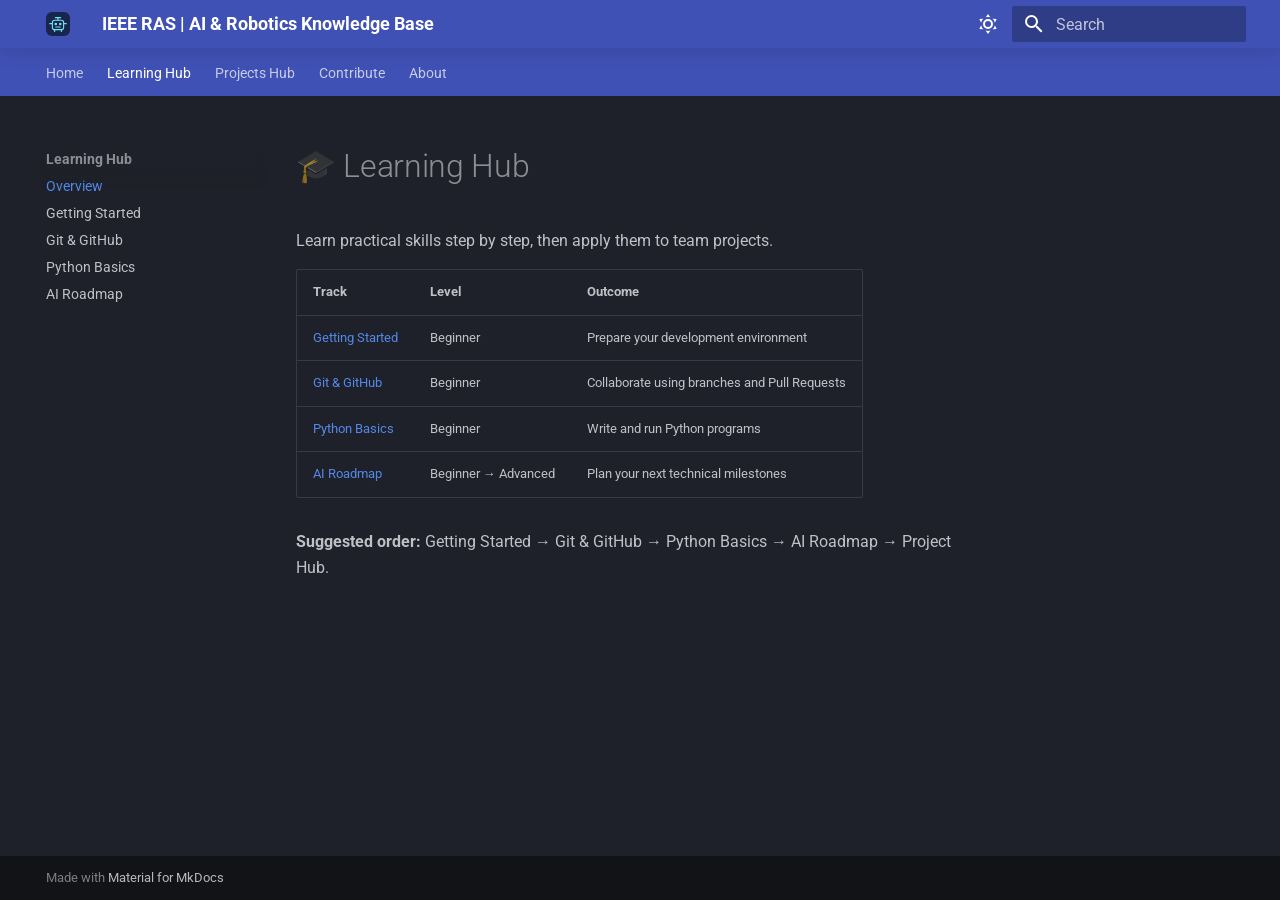
<file: learning/index.html>
<!doctype html>
<html lang="en" class="no-js">
  <head>
    
      <meta charset="utf-8">
      <meta name="viewport" content="width=device-width,initial-scale=1">
      
        <meta name="description" content="Learning, building, and documenting AI & Robotics projects">
      
      
        <meta name="author" content="IEEE RAS AI Team">
      
      
      
        <link rel="prev" href="..">
      
      
        <link rel="next" href="getting-started/">
      
      
        
      
      
      <link rel="icon" href="../assets/logo.svg">
      <meta name="generator" content="mkdocs-1.6.1, mkdocs-material-9.7.7">
    
    
      
        <title>Overview - IEEE RAS | AI & Robotics Knowledge Base</title>
      
    
    
      <link rel="stylesheet" href="../assets/stylesheets/main.ec1eaa64.min.css">
      
        
        <link rel="stylesheet" href="../assets/stylesheets/palette.ab4e12ef.min.css">
      
      


    
    
      
    
    
      
        
        
        <link rel="preconnect" href="https://fonts.gstatic.com" crossorigin>
        <link rel="stylesheet" href="https://fonts.googleapis.com/css?family=Roboto:300,300i,400,400i,700,700i%7CRoboto+Mono:400,400i,700,700i&display=fallback">
        <style>:root{--md-text-font:"Roboto";--md-code-font:"Roboto Mono"}</style>
      
    
    
      <link rel="stylesheet" href="../assets/stylesheets/extra.css">
    
    <script>__md_scope=new URL("..",location),__md_hash=e=>[...e].reduce(((e,_)=>(e<<5)-e+_.charCodeAt(0)),0),__md_get=(e,_=localStorage,t=__md_scope)=>JSON.parse(_.getItem(t.pathname+"."+e)),__md_set=(e,_,t=localStorage,a=__md_scope)=>{try{t.setItem(a.pathname+"."+e,JSON.stringify(_))}catch(e){}}</script>
    
      

    
    
  </head>
  
  
    
    
      
    
    
    
    
    <body dir="ltr" data-md-color-scheme="slate" data-md-color-primary="indigo" data-md-color-accent="cyan">
  
    
    <input class="md-toggle" data-md-toggle="drawer" type="checkbox" id="__drawer" autocomplete="off">
    <input class="md-toggle" data-md-toggle="search" type="checkbox" id="__search" autocomplete="off">
    <label class="md-overlay" for="__drawer"></label>
    <div data-md-component="skip">
      
        
        <a href="#learning-hub" class="md-skip">
          Skip to content
        </a>
      
    </div>
    <div data-md-component="announce">
      
    </div>
    
    
      

<header class="md-header" data-md-component="header">
  <nav class="md-header__inner md-grid" aria-label="Header">
    <a href=".." title="IEEE RAS | AI &amp; Robotics Knowledge Base" class="md-header__button md-logo" aria-label="IEEE RAS | AI & Robotics Knowledge Base" data-md-component="logo">
      
  <img src="../assets/logo.svg" alt="logo">

    </a>
    <label class="md-header__button md-icon" for="__drawer">
      
      <svg xmlns="http://www.w3.org/2000/svg" viewBox="0 0 24 24"><path d="M3 6h18v2H3zm0 5h18v2H3zm0 5h18v2H3z"/></svg>
    </label>
    <div class="md-header__title" data-md-component="header-title">
      <div class="md-header__ellipsis">
        <div class="md-header__topic">
          <span class="md-ellipsis">
            IEEE RAS | AI & Robotics Knowledge Base
          </span>
        </div>
        <div class="md-header__topic" data-md-component="header-topic">
          <span class="md-ellipsis">
            
              Overview
            
          </span>
        </div>
      </div>
    </div>
    
      
        <form class="md-header__option" data-md-component="palette">
  
    
    
    
    <input class="md-option" data-md-color-media="" data-md-color-scheme="slate" data-md-color-primary="indigo" data-md-color-accent="cyan"  aria-label="Switch to light mode"  type="radio" name="__palette" id="__palette_0">
    
      <label class="md-header__button md-icon" title="Switch to light mode" for="__palette_1" hidden>
        <svg xmlns="http://www.w3.org/2000/svg" viewBox="0 0 24 24"><path d="M12 7a5 5 0 0 1 5 5 5 5 0 0 1-5 5 5 5 0 0 1-5-5 5 5 0 0 1 5-5m0 2a3 3 0 0 0-3 3 3 3 0 0 0 3 3 3 3 0 0 0 3-3 3 3 0 0 0-3-3m0-7 2.39 3.42C13.65 5.15 12.84 5 12 5s-1.65.15-2.39.42zM3.34 7l4.16-.35A7.2 7.2 0 0 0 5.94 8.5c-.44.74-.69 1.5-.83 2.29zm.02 10 1.76-3.77a7.131 7.131 0 0 0 2.38 4.14zM20.65 7l-1.77 3.79a7.02 7.02 0 0 0-2.38-4.15zm-.01 10-4.14.36c.59-.51 1.12-1.14 1.54-1.86.42-.73.69-1.5.83-2.29zM12 22l-2.41-3.44c.74.27 1.55.44 2.41.44.82 0 1.63-.17 2.37-.44z"/></svg>
      </label>
    
  
    
    
    
    <input class="md-option" data-md-color-media="" data-md-color-scheme="default" data-md-color-primary="indigo" data-md-color-accent="cyan"  aria-label="Switch to dark mode"  type="radio" name="__palette" id="__palette_1">
    
      <label class="md-header__button md-icon" title="Switch to dark mode" for="__palette_0" hidden>
        <svg xmlns="http://www.w3.org/2000/svg" viewBox="0 0 24 24"><path d="m17.75 4.09-2.53 1.94.91 3.06-2.63-1.81-2.63 1.81.91-3.06-2.53-1.94L12.44 4l1.06-3 1.06 3zm3.5 6.91-1.64 1.25.59 1.98-1.7-1.17-1.7 1.17.59-1.98L15.75 11l2.06-.05L18.5 9l.69 1.95zm-2.28 4.95c.83-.08 1.72 1.1 1.19 1.85-.32.45-.66.87-1.08 1.27C15.17 23 8.84 23 4.94 19.07c-3.91-3.9-3.91-10.24 0-14.14.4-.4.82-.76 1.27-1.08.75-.53 1.93.36 1.85 1.19-.27 2.86.69 5.83 2.89 8.02a9.96 9.96 0 0 0 8.02 2.89m-1.64 2.02a12.08 12.08 0 0 1-7.8-3.47c-2.17-2.19-3.33-5-3.49-7.82-2.81 3.14-2.7 7.96.31 10.98 3.02 3.01 7.84 3.12 10.98.31"/></svg>
      </label>
    
  
</form>
      
    
    
      <script>var palette=__md_get("__palette");if(palette&&palette.color){if("(prefers-color-scheme)"===palette.color.media){var media=matchMedia("(prefers-color-scheme: light)"),input=document.querySelector(media.matches?"[data-md-color-media='(prefers-color-scheme: light)']":"[data-md-color-media='(prefers-color-scheme: dark)']");palette.color.media=input.getAttribute("data-md-color-media"),palette.color.scheme=input.getAttribute("data-md-color-scheme"),palette.color.primary=input.getAttribute("data-md-color-primary"),palette.color.accent=input.getAttribute("data-md-color-accent")}for(var[key,value]of Object.entries(palette.color))document.body.setAttribute("data-md-color-"+key,value)}</script>
    
    
    
      
      
        <label class="md-header__button md-icon" for="__search">
          
          <svg xmlns="http://www.w3.org/2000/svg" viewBox="0 0 24 24"><path d="M9.5 3A6.5 6.5 0 0 1 16 9.5c0 1.61-.59 3.09-1.56 4.23l.27.27h.79l5 5-1.5 1.5-5-5v-.79l-.27-.27A6.52 6.52 0 0 1 9.5 16 6.5 6.5 0 0 1 3 9.5 6.5 6.5 0 0 1 9.5 3m0 2C7 5 5 7 5 9.5S7 14 9.5 14 14 12 14 9.5 12 5 9.5 5"/></svg>
        </label>
        <div class="md-search" data-md-component="search" role="dialog">
  <label class="md-search__overlay" for="__search"></label>
  <div class="md-search__inner" role="search">
    <form class="md-search__form" name="search">
      <input type="text" class="md-search__input" name="query" aria-label="Search" placeholder="Search" autocapitalize="off" autocorrect="off" autocomplete="off" spellcheck="false" data-md-component="search-query" required>
      <label class="md-search__icon md-icon" for="__search">
        
        <svg xmlns="http://www.w3.org/2000/svg" viewBox="0 0 24 24"><path d="M9.5 3A6.5 6.5 0 0 1 16 9.5c0 1.61-.59 3.09-1.56 4.23l.27.27h.79l5 5-1.5 1.5-5-5v-.79l-.27-.27A6.52 6.52 0 0 1 9.5 16 6.5 6.5 0 0 1 3 9.5 6.5 6.5 0 0 1 9.5 3m0 2C7 5 5 7 5 9.5S7 14 9.5 14 14 12 14 9.5 12 5 9.5 5"/></svg>
        
        <svg xmlns="http://www.w3.org/2000/svg" viewBox="0 0 24 24"><path d="M20 11v2H8l5.5 5.5-1.42 1.42L4.16 12l7.92-7.92L13.5 5.5 8 11z"/></svg>
      </label>
      <nav class="md-search__options" aria-label="Search">
        
        <button type="reset" class="md-search__icon md-icon" title="Clear" aria-label="Clear" tabindex="-1">
          
          <svg xmlns="http://www.w3.org/2000/svg" viewBox="0 0 24 24"><path d="M19 6.41 17.59 5 12 10.59 6.41 5 5 6.41 10.59 12 5 17.59 6.41 19 12 13.41 17.59 19 19 17.59 13.41 12z"/></svg>
        </button>
      </nav>
      
        <div class="md-search__suggest" data-md-component="search-suggest"></div>
      
    </form>
    <div class="md-search__output">
      <div class="md-search__scrollwrap" tabindex="0" data-md-scrollfix>
        <div class="md-search-result" data-md-component="search-result">
          <div class="md-search-result__meta">
            Initializing search
          </div>
          <ol class="md-search-result__list" role="presentation"></ol>
        </div>
      </div>
    </div>
  </div>
</div>
      
    
    
  </nav>
  
</header>
    
    <div class="md-container" data-md-component="container">
      
      
        
          
            
<nav class="md-tabs" aria-label="Tabs" data-md-component="tabs">
  <div class="md-grid">
    <ul class="md-tabs__list">
      
        
  
  
  
  
    <li class="md-tabs__item">
      <a href=".." class="md-tabs__link">
        
  
  
    
  
  Home

      </a>
    </li>
  

      
        
  
  
  
    
  
  
    
    
      <li class="md-tabs__item md-tabs__item--active">
        <a href="./" class="md-tabs__link">
          
  
  
  Learning Hub

        </a>
      </li>
    
  

      
        
  
  
  
  
    
    
      <li class="md-tabs__item">
        <a href="../projects/" class="md-tabs__link">
          
  
  
  Projects Hub

        </a>
      </li>
    
  

      
        
  
  
  
  
    <li class="md-tabs__item">
      <a href="../contribute/" class="md-tabs__link">
        
  
  
    
  
  Contribute

      </a>
    </li>
  

      
        
  
  
  
  
    <li class="md-tabs__item">
      <a href="../about/" class="md-tabs__link">
        
  
  
    
  
  About

      </a>
    </li>
  

      
    </ul>
  </div>
</nav>
          
        
      
      <main class="md-main" data-md-component="main">
        <div class="md-main__inner md-grid">
          
            
              
              <div class="md-sidebar md-sidebar--primary" data-md-component="sidebar" data-md-type="navigation" >
                <div class="md-sidebar__scrollwrap">
                  <div class="md-sidebar__inner">
                    


  


<nav class="md-nav md-nav--primary md-nav--lifted" aria-label="Navigation" data-md-level="0">
  <label class="md-nav__title" for="__drawer">
    <a href=".." title="IEEE RAS | AI &amp; Robotics Knowledge Base" class="md-nav__button md-logo" aria-label="IEEE RAS | AI & Robotics Knowledge Base" data-md-component="logo">
      
  <img src="../assets/logo.svg" alt="logo">

    </a>
    IEEE RAS | AI & Robotics Knowledge Base
  </label>
  
  <ul class="md-nav__list" data-md-scrollfix>
    
      
      
  
  
  
  
    <li class="md-nav__item">
      <a href=".." class="md-nav__link">
        
  
  
  <span class="md-ellipsis">
    
  
    Home
  

    
  </span>
  
  

      </a>
    </li>
  

    
      
      
  
  
    
  
  
  
    
    
    
    
      
        
        
      
      
        
      
    
    
    <li class="md-nav__item md-nav__item--active md-nav__item--section md-nav__item--nested">
      
        
        
        <input class="md-nav__toggle md-toggle " type="checkbox" id="__nav_2" checked>
        
          
          <label class="md-nav__link" for="__nav_2" id="__nav_2_label" tabindex="">
            
  
  
  <span class="md-ellipsis">
    
  
    Learning Hub
  

    
  </span>
  
  

            <span class="md-nav__icon md-icon"></span>
          </label>
        
        <nav class="md-nav" data-md-level="1" aria-labelledby="__nav_2_label" aria-expanded="true">
          <label class="md-nav__title" for="__nav_2">
            <span class="md-nav__icon md-icon"></span>
            
  
    Learning Hub
  

          </label>
          <ul class="md-nav__list" data-md-scrollfix>
            
              
                
  
  
    
  
  
  
    <li class="md-nav__item md-nav__item--active">
      
      <input class="md-nav__toggle md-toggle" type="checkbox" id="__toc">
      
      
        
      
      
      <a href="./" class="md-nav__link md-nav__link--active">
        
  
  
  <span class="md-ellipsis">
    
  
    Overview
  

    
  </span>
  
  

      </a>
      
    </li>
  

              
            
              
                
  
  
  
  
    <li class="md-nav__item">
      <a href="getting-started/" class="md-nav__link">
        
  
  
  <span class="md-ellipsis">
    
  
    Getting Started
  

    
  </span>
  
  

      </a>
    </li>
  

              
            
              
                
  
  
  
  
    <li class="md-nav__item">
      <a href="git/" class="md-nav__link">
        
  
  
  <span class="md-ellipsis">
    
  
    Git & GitHub
  

    
  </span>
  
  

      </a>
    </li>
  

              
            
              
                
  
  
  
  
    <li class="md-nav__item">
      <a href="python/" class="md-nav__link">
        
  
  
  <span class="md-ellipsis">
    
  
    Python Basics
  

    
  </span>
  
  

      </a>
    </li>
  

              
            
              
                
  
  
  
  
    <li class="md-nav__item">
      <a href="ai-roadmap/" class="md-nav__link">
        
  
  
  <span class="md-ellipsis">
    
  
    AI Roadmap
  

    
  </span>
  
  

      </a>
    </li>
  

              
            
          </ul>
        </nav>
      
    </li>
  

    
      
      
  
  
  
  
    
    
    
    
      
      
        
      
    
    
    <li class="md-nav__item md-nav__item--nested">
      
        
        
        <input class="md-nav__toggle md-toggle " type="checkbox" id="__nav_3" >
        
          
          <label class="md-nav__link" for="__nav_3" id="__nav_3_label" tabindex="0">
            
  
  
  <span class="md-ellipsis">
    
  
    Projects Hub
  

    
  </span>
  
  

            <span class="md-nav__icon md-icon"></span>
          </label>
        
        <nav class="md-nav" data-md-level="1" aria-labelledby="__nav_3_label" aria-expanded="false">
          <label class="md-nav__title" for="__nav_3">
            <span class="md-nav__icon md-icon"></span>
            
  
    Projects Hub
  

          </label>
          <ul class="md-nav__list" data-md-scrollfix>
            
              
                
  
  
  
  
    <li class="md-nav__item">
      <a href="../projects/" class="md-nav__link">
        
  
  
  <span class="md-ellipsis">
    
  
    Overview
  

    
  </span>
  
  

      </a>
    </li>
  

              
            
              
                
  
  
  
  
    <li class="md-nav__item">
      <a href="../projects/sumo/" class="md-nav__link">
        
  
  
  <span class="md-ellipsis">
    
  
    Sumo Robot
  

    
  </span>
  
  

      </a>
    </li>
  

              
            
              
                
  
  
  
  
    <li class="md-nav__item">
      <a href="../projects/template/" class="md-nav__link">
        
  
  
  <span class="md-ellipsis">
    
  
    Project Template
  

    
  </span>
  
  

      </a>
    </li>
  

              
            
          </ul>
        </nav>
      
    </li>
  

    
      
      
  
  
  
  
    <li class="md-nav__item">
      <a href="../contribute/" class="md-nav__link">
        
  
  
  <span class="md-ellipsis">
    
  
    Contribute
  

    
  </span>
  
  

      </a>
    </li>
  

    
      
      
  
  
  
  
    <li class="md-nav__item">
      <a href="../about/" class="md-nav__link">
        
  
  
  <span class="md-ellipsis">
    
  
    About
  

    
  </span>
  
  

      </a>
    </li>
  

    
  </ul>
</nav>
                  </div>
                </div>
              </div>
            
            
              
              <div class="md-sidebar md-sidebar--secondary" data-md-component="sidebar" data-md-type="toc" >
                <div class="md-sidebar__scrollwrap">
                  <div class="md-sidebar__inner">
                    

<nav class="md-nav md-nav--secondary" aria-label="Table of contents">
  
  
  
    
  
  
</nav>
                  </div>
                </div>
              </div>
            
          
          
            <div class="md-content" data-md-component="content">
              
              <article class="md-content__inner md-typeset">
                
                  



<h1 id="learning-hub">🎓 Learning Hub</h1>
<p>Learn practical skills step by step, then apply them to team projects.</p>
<table>
<thead>
<tr>
<th>Track</th>
<th>Level</th>
<th>Outcome</th>
</tr>
</thead>
<tbody>
<tr>
<td><a href="getting-started/">Getting Started</a></td>
<td>Beginner</td>
<td>Prepare your development environment</td>
</tr>
<tr>
<td><a href="git/">Git &amp; GitHub</a></td>
<td>Beginner</td>
<td>Collaborate using branches and Pull Requests</td>
</tr>
<tr>
<td><a href="python/">Python Basics</a></td>
<td>Beginner</td>
<td>Write and run Python programs</td>
</tr>
<tr>
<td><a href="ai-roadmap/">AI Roadmap</a></td>
<td>Beginner → Advanced</td>
<td>Plan your next technical milestones</td>
</tr>
</tbody>
</table>
<p><strong>Suggested order:</strong> Getting Started → Git &amp; GitHub → Python Basics → AI Roadmap → Project Hub.</p>












                
              </article>
            </div>
          
          
<script>var target=document.getElementById(location.hash.slice(1));target&&target.name&&(target.checked=target.name.startsWith("__tabbed_"))</script>
        </div>
        
          <button type="button" class="md-top md-icon" data-md-component="top" hidden>
  
  <svg xmlns="http://www.w3.org/2000/svg" viewBox="0 0 24 24"><path d="M13 20h-2V8l-5.5 5.5-1.42-1.42L12 4.16l7.92 7.92-1.42 1.42L13 8z"/></svg>
  Back to top
</button>
        
      </main>
      
        <footer class="md-footer">
  
  <div class="md-footer-meta md-typeset">
    <div class="md-footer-meta__inner md-grid">
      <div class="md-copyright">
  
  
    Made with
    <a href="https://squidfunk.github.io/mkdocs-material/" target="_blank" rel="noopener">
      Material for MkDocs
    </a>
  
</div>
      
    </div>
  </div>
</footer>
      
    </div>
    <div class="md-dialog" data-md-component="dialog">
      <div class="md-dialog__inner md-typeset"></div>
    </div>
    
    
    
      
      
      <script id="__config" type="application/json">{"annotate": null, "base": "..", "features": ["navigation.tabs", "navigation.sections", "navigation.top", "content.code.copy", "search.suggest", "search.highlight"], "search": "../assets/javascripts/workers/search.2c215733.min.js", "tags": null, "translations": {"clipboard.copied": "Copied to clipboard", "clipboard.copy": "Copy to clipboard", "search.result.more.one": "1 more on this page", "search.result.more.other": "# more on this page", "search.result.none": "No matching documents", "search.result.one": "1 matching document", "search.result.other": "# matching documents", "search.result.placeholder": "Type to start searching", "search.result.term.missing": "Missing", "select.version": "Select version"}, "version": null}</script>
    
    
      <script src="../assets/javascripts/bundle.d7400e89.min.js"></script>
      
    
  </body>
</html>
</file>
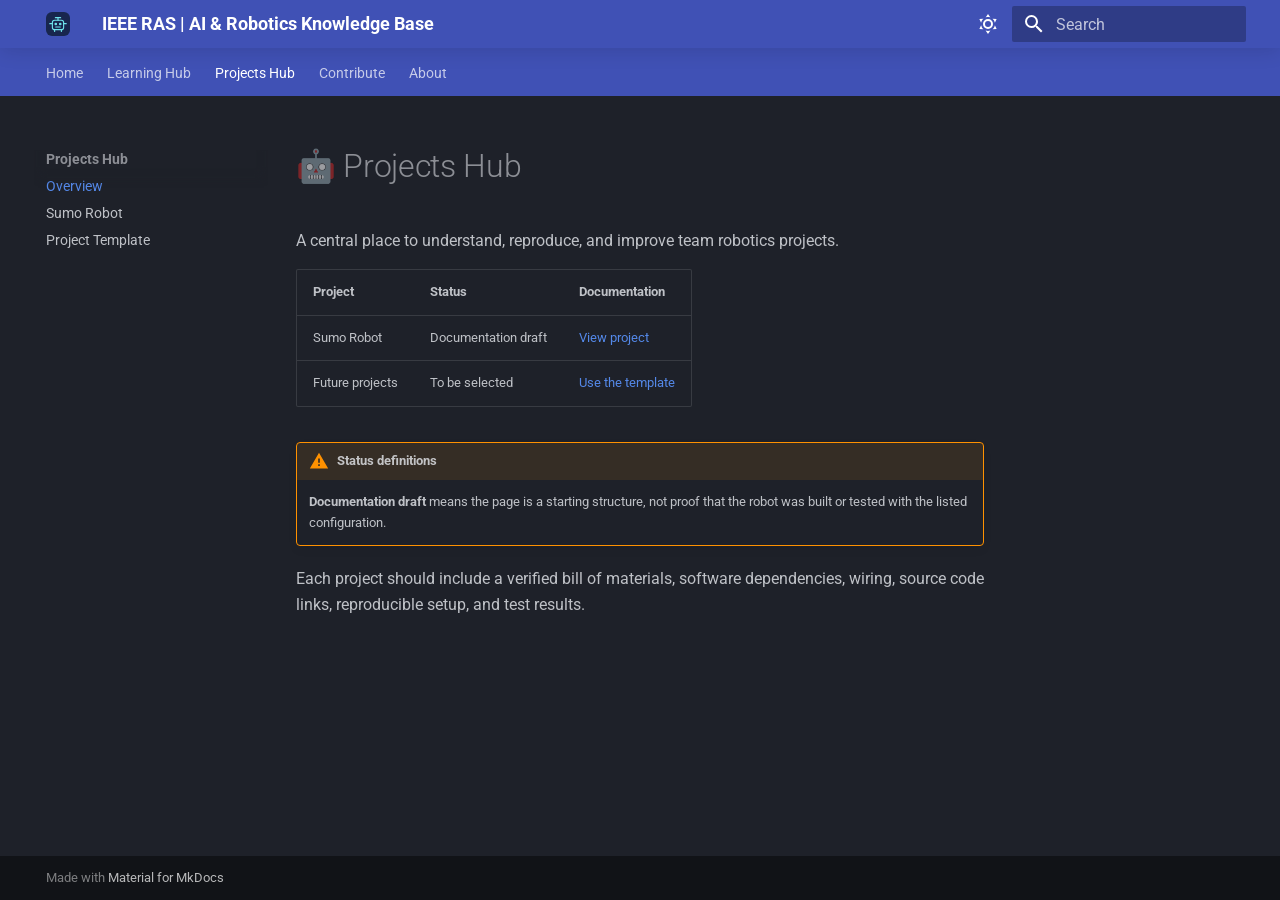
<file: projects/index.html>
<!doctype html>
<html lang="en" class="no-js">
  <head>
    
      <meta charset="utf-8">
      <meta name="viewport" content="width=device-width,initial-scale=1">
      
        <meta name="description" content="Learning, building, and documenting AI & Robotics projects">
      
      
        <meta name="author" content="IEEE RAS AI Team">
      
      
      
        <link rel="prev" href="../learning/ai-roadmap/">
      
      
        <link rel="next" href="sumo/">
      
      
        
      
      
      <link rel="icon" href="../assets/logo.svg">
      <meta name="generator" content="mkdocs-1.6.1, mkdocs-material-9.7.7">
    
    
      
        <title>Overview - IEEE RAS | AI & Robotics Knowledge Base</title>
      
    
    
      <link rel="stylesheet" href="../assets/stylesheets/main.ec1eaa64.min.css">
      
        
        <link rel="stylesheet" href="../assets/stylesheets/palette.ab4e12ef.min.css">
      
      


    
    
      
    
    
      
        
        
        <link rel="preconnect" href="https://fonts.gstatic.com" crossorigin>
        <link rel="stylesheet" href="https://fonts.googleapis.com/css?family=Roboto:300,300i,400,400i,700,700i%7CRoboto+Mono:400,400i,700,700i&display=fallback">
        <style>:root{--md-text-font:"Roboto";--md-code-font:"Roboto Mono"}</style>
      
    
    
      <link rel="stylesheet" href="../assets/stylesheets/extra.css">
    
    <script>__md_scope=new URL("..",location),__md_hash=e=>[...e].reduce(((e,_)=>(e<<5)-e+_.charCodeAt(0)),0),__md_get=(e,_=localStorage,t=__md_scope)=>JSON.parse(_.getItem(t.pathname+"."+e)),__md_set=(e,_,t=localStorage,a=__md_scope)=>{try{t.setItem(a.pathname+"."+e,JSON.stringify(_))}catch(e){}}</script>
    
      

    
    
  </head>
  
  
    
    
      
    
    
    
    
    <body dir="ltr" data-md-color-scheme="slate" data-md-color-primary="indigo" data-md-color-accent="cyan">
  
    
    <input class="md-toggle" data-md-toggle="drawer" type="checkbox" id="__drawer" autocomplete="off">
    <input class="md-toggle" data-md-toggle="search" type="checkbox" id="__search" autocomplete="off">
    <label class="md-overlay" for="__drawer"></label>
    <div data-md-component="skip">
      
        
        <a href="#projects-hub" class="md-skip">
          Skip to content
        </a>
      
    </div>
    <div data-md-component="announce">
      
    </div>
    
    
      

<header class="md-header" data-md-component="header">
  <nav class="md-header__inner md-grid" aria-label="Header">
    <a href=".." title="IEEE RAS | AI &amp; Robotics Knowledge Base" class="md-header__button md-logo" aria-label="IEEE RAS | AI & Robotics Knowledge Base" data-md-component="logo">
      
  <img src="../assets/logo.svg" alt="logo">

    </a>
    <label class="md-header__button md-icon" for="__drawer">
      
      <svg xmlns="http://www.w3.org/2000/svg" viewBox="0 0 24 24"><path d="M3 6h18v2H3zm0 5h18v2H3zm0 5h18v2H3z"/></svg>
    </label>
    <div class="md-header__title" data-md-component="header-title">
      <div class="md-header__ellipsis">
        <div class="md-header__topic">
          <span class="md-ellipsis">
            IEEE RAS | AI & Robotics Knowledge Base
          </span>
        </div>
        <div class="md-header__topic" data-md-component="header-topic">
          <span class="md-ellipsis">
            
              Overview
            
          </span>
        </div>
      </div>
    </div>
    
      
        <form class="md-header__option" data-md-component="palette">
  
    
    
    
    <input class="md-option" data-md-color-media="" data-md-color-scheme="slate" data-md-color-primary="indigo" data-md-color-accent="cyan"  aria-label="Switch to light mode"  type="radio" name="__palette" id="__palette_0">
    
      <label class="md-header__button md-icon" title="Switch to light mode" for="__palette_1" hidden>
        <svg xmlns="http://www.w3.org/2000/svg" viewBox="0 0 24 24"><path d="M12 7a5 5 0 0 1 5 5 5 5 0 0 1-5 5 5 5 0 0 1-5-5 5 5 0 0 1 5-5m0 2a3 3 0 0 0-3 3 3 3 0 0 0 3 3 3 3 0 0 0 3-3 3 3 0 0 0-3-3m0-7 2.39 3.42C13.65 5.15 12.84 5 12 5s-1.65.15-2.39.42zM3.34 7l4.16-.35A7.2 7.2 0 0 0 5.94 8.5c-.44.74-.69 1.5-.83 2.29zm.02 10 1.76-3.77a7.131 7.131 0 0 0 2.38 4.14zM20.65 7l-1.77 3.79a7.02 7.02 0 0 0-2.38-4.15zm-.01 10-4.14.36c.59-.51 1.12-1.14 1.54-1.86.42-.73.69-1.5.83-2.29zM12 22l-2.41-3.44c.74.27 1.55.44 2.41.44.82 0 1.63-.17 2.37-.44z"/></svg>
      </label>
    
  
    
    
    
    <input class="md-option" data-md-color-media="" data-md-color-scheme="default" data-md-color-primary="indigo" data-md-color-accent="cyan"  aria-label="Switch to dark mode"  type="radio" name="__palette" id="__palette_1">
    
      <label class="md-header__button md-icon" title="Switch to dark mode" for="__palette_0" hidden>
        <svg xmlns="http://www.w3.org/2000/svg" viewBox="0 0 24 24"><path d="m17.75 4.09-2.53 1.94.91 3.06-2.63-1.81-2.63 1.81.91-3.06-2.53-1.94L12.44 4l1.06-3 1.06 3zm3.5 6.91-1.64 1.25.59 1.98-1.7-1.17-1.7 1.17.59-1.98L15.75 11l2.06-.05L18.5 9l.69 1.95zm-2.28 4.95c.83-.08 1.72 1.1 1.19 1.85-.32.45-.66.87-1.08 1.27C15.17 23 8.84 23 4.94 19.07c-3.91-3.9-3.91-10.24 0-14.14.4-.4.82-.76 1.27-1.08.75-.53 1.93.36 1.85 1.19-.27 2.86.69 5.83 2.89 8.02a9.96 9.96 0 0 0 8.02 2.89m-1.64 2.02a12.08 12.08 0 0 1-7.8-3.47c-2.17-2.19-3.33-5-3.49-7.82-2.81 3.14-2.7 7.96.31 10.98 3.02 3.01 7.84 3.12 10.98.31"/></svg>
      </label>
    
  
</form>
      
    
    
      <script>var palette=__md_get("__palette");if(palette&&palette.color){if("(prefers-color-scheme)"===palette.color.media){var media=matchMedia("(prefers-color-scheme: light)"),input=document.querySelector(media.matches?"[data-md-color-media='(prefers-color-scheme: light)']":"[data-md-color-media='(prefers-color-scheme: dark)']");palette.color.media=input.getAttribute("data-md-color-media"),palette.color.scheme=input.getAttribute("data-md-color-scheme"),palette.color.primary=input.getAttribute("data-md-color-primary"),palette.color.accent=input.getAttribute("data-md-color-accent")}for(var[key,value]of Object.entries(palette.color))document.body.setAttribute("data-md-color-"+key,value)}</script>
    
    
    
      
      
        <label class="md-header__button md-icon" for="__search">
          
          <svg xmlns="http://www.w3.org/2000/svg" viewBox="0 0 24 24"><path d="M9.5 3A6.5 6.5 0 0 1 16 9.5c0 1.61-.59 3.09-1.56 4.23l.27.27h.79l5 5-1.5 1.5-5-5v-.79l-.27-.27A6.52 6.52 0 0 1 9.5 16 6.5 6.5 0 0 1 3 9.5 6.5 6.5 0 0 1 9.5 3m0 2C7 5 5 7 5 9.5S7 14 9.5 14 14 12 14 9.5 12 5 9.5 5"/></svg>
        </label>
        <div class="md-search" data-md-component="search" role="dialog">
  <label class="md-search__overlay" for="__search"></label>
  <div class="md-search__inner" role="search">
    <form class="md-search__form" name="search">
      <input type="text" class="md-search__input" name="query" aria-label="Search" placeholder="Search" autocapitalize="off" autocorrect="off" autocomplete="off" spellcheck="false" data-md-component="search-query" required>
      <label class="md-search__icon md-icon" for="__search">
        
        <svg xmlns="http://www.w3.org/2000/svg" viewBox="0 0 24 24"><path d="M9.5 3A6.5 6.5 0 0 1 16 9.5c0 1.61-.59 3.09-1.56 4.23l.27.27h.79l5 5-1.5 1.5-5-5v-.79l-.27-.27A6.52 6.52 0 0 1 9.5 16 6.5 6.5 0 0 1 3 9.5 6.5 6.5 0 0 1 9.5 3m0 2C7 5 5 7 5 9.5S7 14 9.5 14 14 12 14 9.5 12 5 9.5 5"/></svg>
        
        <svg xmlns="http://www.w3.org/2000/svg" viewBox="0 0 24 24"><path d="M20 11v2H8l5.5 5.5-1.42 1.42L4.16 12l7.92-7.92L13.5 5.5 8 11z"/></svg>
      </label>
      <nav class="md-search__options" aria-label="Search">
        
        <button type="reset" class="md-search__icon md-icon" title="Clear" aria-label="Clear" tabindex="-1">
          
          <svg xmlns="http://www.w3.org/2000/svg" viewBox="0 0 24 24"><path d="M19 6.41 17.59 5 12 10.59 6.41 5 5 6.41 10.59 12 5 17.59 6.41 19 12 13.41 17.59 19 19 17.59 13.41 12z"/></svg>
        </button>
      </nav>
      
        <div class="md-search__suggest" data-md-component="search-suggest"></div>
      
    </form>
    <div class="md-search__output">
      <div class="md-search__scrollwrap" tabindex="0" data-md-scrollfix>
        <div class="md-search-result" data-md-component="search-result">
          <div class="md-search-result__meta">
            Initializing search
          </div>
          <ol class="md-search-result__list" role="presentation"></ol>
        </div>
      </div>
    </div>
  </div>
</div>
      
    
    
  </nav>
  
</header>
    
    <div class="md-container" data-md-component="container">
      
      
        
          
            
<nav class="md-tabs" aria-label="Tabs" data-md-component="tabs">
  <div class="md-grid">
    <ul class="md-tabs__list">
      
        
  
  
  
  
    <li class="md-tabs__item">
      <a href=".." class="md-tabs__link">
        
  
  
    
  
  Home

      </a>
    </li>
  

      
        
  
  
  
  
    
    
      <li class="md-tabs__item">
        <a href="../learning/" class="md-tabs__link">
          
  
  
  Learning Hub

        </a>
      </li>
    
  

      
        
  
  
  
    
  
  
    
    
      <li class="md-tabs__item md-tabs__item--active">
        <a href="./" class="md-tabs__link">
          
  
  
  Projects Hub

        </a>
      </li>
    
  

      
        
  
  
  
  
    <li class="md-tabs__item">
      <a href="../contribute/" class="md-tabs__link">
        
  
  
    
  
  Contribute

      </a>
    </li>
  

      
        
  
  
  
  
    <li class="md-tabs__item">
      <a href="../about/" class="md-tabs__link">
        
  
  
    
  
  About

      </a>
    </li>
  

      
    </ul>
  </div>
</nav>
          
        
      
      <main class="md-main" data-md-component="main">
        <div class="md-main__inner md-grid">
          
            
              
              <div class="md-sidebar md-sidebar--primary" data-md-component="sidebar" data-md-type="navigation" >
                <div class="md-sidebar__scrollwrap">
                  <div class="md-sidebar__inner">
                    


  


<nav class="md-nav md-nav--primary md-nav--lifted" aria-label="Navigation" data-md-level="0">
  <label class="md-nav__title" for="__drawer">
    <a href=".." title="IEEE RAS | AI &amp; Robotics Knowledge Base" class="md-nav__button md-logo" aria-label="IEEE RAS | AI & Robotics Knowledge Base" data-md-component="logo">
      
  <img src="../assets/logo.svg" alt="logo">

    </a>
    IEEE RAS | AI & Robotics Knowledge Base
  </label>
  
  <ul class="md-nav__list" data-md-scrollfix>
    
      
      
  
  
  
  
    <li class="md-nav__item">
      <a href=".." class="md-nav__link">
        
  
  
  <span class="md-ellipsis">
    
  
    Home
  

    
  </span>
  
  

      </a>
    </li>
  

    
      
      
  
  
  
  
    
    
    
    
      
      
        
      
    
    
    <li class="md-nav__item md-nav__item--nested">
      
        
        
        <input class="md-nav__toggle md-toggle " type="checkbox" id="__nav_2" >
        
          
          <label class="md-nav__link" for="__nav_2" id="__nav_2_label" tabindex="0">
            
  
  
  <span class="md-ellipsis">
    
  
    Learning Hub
  

    
  </span>
  
  

            <span class="md-nav__icon md-icon"></span>
          </label>
        
        <nav class="md-nav" data-md-level="1" aria-labelledby="__nav_2_label" aria-expanded="false">
          <label class="md-nav__title" for="__nav_2">
            <span class="md-nav__icon md-icon"></span>
            
  
    Learning Hub
  

          </label>
          <ul class="md-nav__list" data-md-scrollfix>
            
              
                
  
  
  
  
    <li class="md-nav__item">
      <a href="../learning/" class="md-nav__link">
        
  
  
  <span class="md-ellipsis">
    
  
    Overview
  

    
  </span>
  
  

      </a>
    </li>
  

              
            
              
                
  
  
  
  
    <li class="md-nav__item">
      <a href="../learning/getting-started/" class="md-nav__link">
        
  
  
  <span class="md-ellipsis">
    
  
    Getting Started
  

    
  </span>
  
  

      </a>
    </li>
  

              
            
              
                
  
  
  
  
    <li class="md-nav__item">
      <a href="../learning/git/" class="md-nav__link">
        
  
  
  <span class="md-ellipsis">
    
  
    Git & GitHub
  

    
  </span>
  
  

      </a>
    </li>
  

              
            
              
                
  
  
  
  
    <li class="md-nav__item">
      <a href="../learning/python/" class="md-nav__link">
        
  
  
  <span class="md-ellipsis">
    
  
    Python Basics
  

    
  </span>
  
  

      </a>
    </li>
  

              
            
              
                
  
  
  
  
    <li class="md-nav__item">
      <a href="../learning/ai-roadmap/" class="md-nav__link">
        
  
  
  <span class="md-ellipsis">
    
  
    AI Roadmap
  

    
  </span>
  
  

      </a>
    </li>
  

              
            
          </ul>
        </nav>
      
    </li>
  

    
      
      
  
  
    
  
  
  
    
    
    
    
      
        
        
      
      
        
      
    
    
    <li class="md-nav__item md-nav__item--active md-nav__item--section md-nav__item--nested">
      
        
        
        <input class="md-nav__toggle md-toggle " type="checkbox" id="__nav_3" checked>
        
          
          <label class="md-nav__link" for="__nav_3" id="__nav_3_label" tabindex="">
            
  
  
  <span class="md-ellipsis">
    
  
    Projects Hub
  

    
  </span>
  
  

            <span class="md-nav__icon md-icon"></span>
          </label>
        
        <nav class="md-nav" data-md-level="1" aria-labelledby="__nav_3_label" aria-expanded="true">
          <label class="md-nav__title" for="__nav_3">
            <span class="md-nav__icon md-icon"></span>
            
  
    Projects Hub
  

          </label>
          <ul class="md-nav__list" data-md-scrollfix>
            
              
                
  
  
    
  
  
  
    <li class="md-nav__item md-nav__item--active">
      
      <input class="md-nav__toggle md-toggle" type="checkbox" id="__toc">
      
      
        
      
      
      <a href="./" class="md-nav__link md-nav__link--active">
        
  
  
  <span class="md-ellipsis">
    
  
    Overview
  

    
  </span>
  
  

      </a>
      
    </li>
  

              
            
              
                
  
  
  
  
    <li class="md-nav__item">
      <a href="sumo/" class="md-nav__link">
        
  
  
  <span class="md-ellipsis">
    
  
    Sumo Robot
  

    
  </span>
  
  

      </a>
    </li>
  

              
            
              
                
  
  
  
  
    <li class="md-nav__item">
      <a href="template/" class="md-nav__link">
        
  
  
  <span class="md-ellipsis">
    
  
    Project Template
  

    
  </span>
  
  

      </a>
    </li>
  

              
            
          </ul>
        </nav>
      
    </li>
  

    
      
      
  
  
  
  
    <li class="md-nav__item">
      <a href="../contribute/" class="md-nav__link">
        
  
  
  <span class="md-ellipsis">
    
  
    Contribute
  

    
  </span>
  
  

      </a>
    </li>
  

    
      
      
  
  
  
  
    <li class="md-nav__item">
      <a href="../about/" class="md-nav__link">
        
  
  
  <span class="md-ellipsis">
    
  
    About
  

    
  </span>
  
  

      </a>
    </li>
  

    
  </ul>
</nav>
                  </div>
                </div>
              </div>
            
            
              
              <div class="md-sidebar md-sidebar--secondary" data-md-component="sidebar" data-md-type="toc" >
                <div class="md-sidebar__scrollwrap">
                  <div class="md-sidebar__inner">
                    

<nav class="md-nav md-nav--secondary" aria-label="Table of contents">
  
  
  
    
  
  
</nav>
                  </div>
                </div>
              </div>
            
          
          
            <div class="md-content" data-md-component="content">
              
              <article class="md-content__inner md-typeset">
                
                  



<h1 id="projects-hub">🤖 Projects Hub</h1>
<p>A central place to understand, reproduce, and improve team robotics projects.</p>
<table>
<thead>
<tr>
<th>Project</th>
<th>Status</th>
<th>Documentation</th>
</tr>
</thead>
<tbody>
<tr>
<td>Sumo Robot</td>
<td>Documentation draft</td>
<td><a href="sumo/">View project</a></td>
</tr>
<tr>
<td>Future projects</td>
<td>To be selected</td>
<td><a href="template/">Use the template</a></td>
</tr>
</tbody>
</table>
<div class="admonition warning">
<p class="admonition-title">Status definitions</p>
<p><strong>Documentation draft</strong> means the page is a starting structure, not proof that the robot was built or tested with the listed configuration.</p>
</div>
<p>Each project should include a verified bill of materials, software dependencies, wiring, source code links, reproducible setup, and test results.</p>












                
              </article>
            </div>
          
          
<script>var target=document.getElementById(location.hash.slice(1));target&&target.name&&(target.checked=target.name.startsWith("__tabbed_"))</script>
        </div>
        
          <button type="button" class="md-top md-icon" data-md-component="top" hidden>
  
  <svg xmlns="http://www.w3.org/2000/svg" viewBox="0 0 24 24"><path d="M13 20h-2V8l-5.5 5.5-1.42-1.42L12 4.16l7.92 7.92-1.42 1.42L13 8z"/></svg>
  Back to top
</button>
        
      </main>
      
        <footer class="md-footer">
  
  <div class="md-footer-meta md-typeset">
    <div class="md-footer-meta__inner md-grid">
      <div class="md-copyright">
  
  
    Made with
    <a href="https://squidfunk.github.io/mkdocs-material/" target="_blank" rel="noopener">
      Material for MkDocs
    </a>
  
</div>
      
    </div>
  </div>
</footer>
      
    </div>
    <div class="md-dialog" data-md-component="dialog">
      <div class="md-dialog__inner md-typeset"></div>
    </div>
    
    
    
      
      
      <script id="__config" type="application/json">{"annotate": null, "base": "..", "features": ["navigation.tabs", "navigation.sections", "navigation.top", "content.code.copy", "search.suggest", "search.highlight"], "search": "../assets/javascripts/workers/search.2c215733.min.js", "tags": null, "translations": {"clipboard.copied": "Copied to clipboard", "clipboard.copy": "Copy to clipboard", "search.result.more.one": "1 more on this page", "search.result.more.other": "# more on this page", "search.result.none": "No matching documents", "search.result.one": "1 matching document", "search.result.other": "# matching documents", "search.result.placeholder": "Type to start searching", "search.result.term.missing": "Missing", "select.version": "Select version"}, "version": null}</script>
    
    
      <script src="../assets/javascripts/bundle.d7400e89.min.js"></script>
      
    
  </body>
</html>
</file>
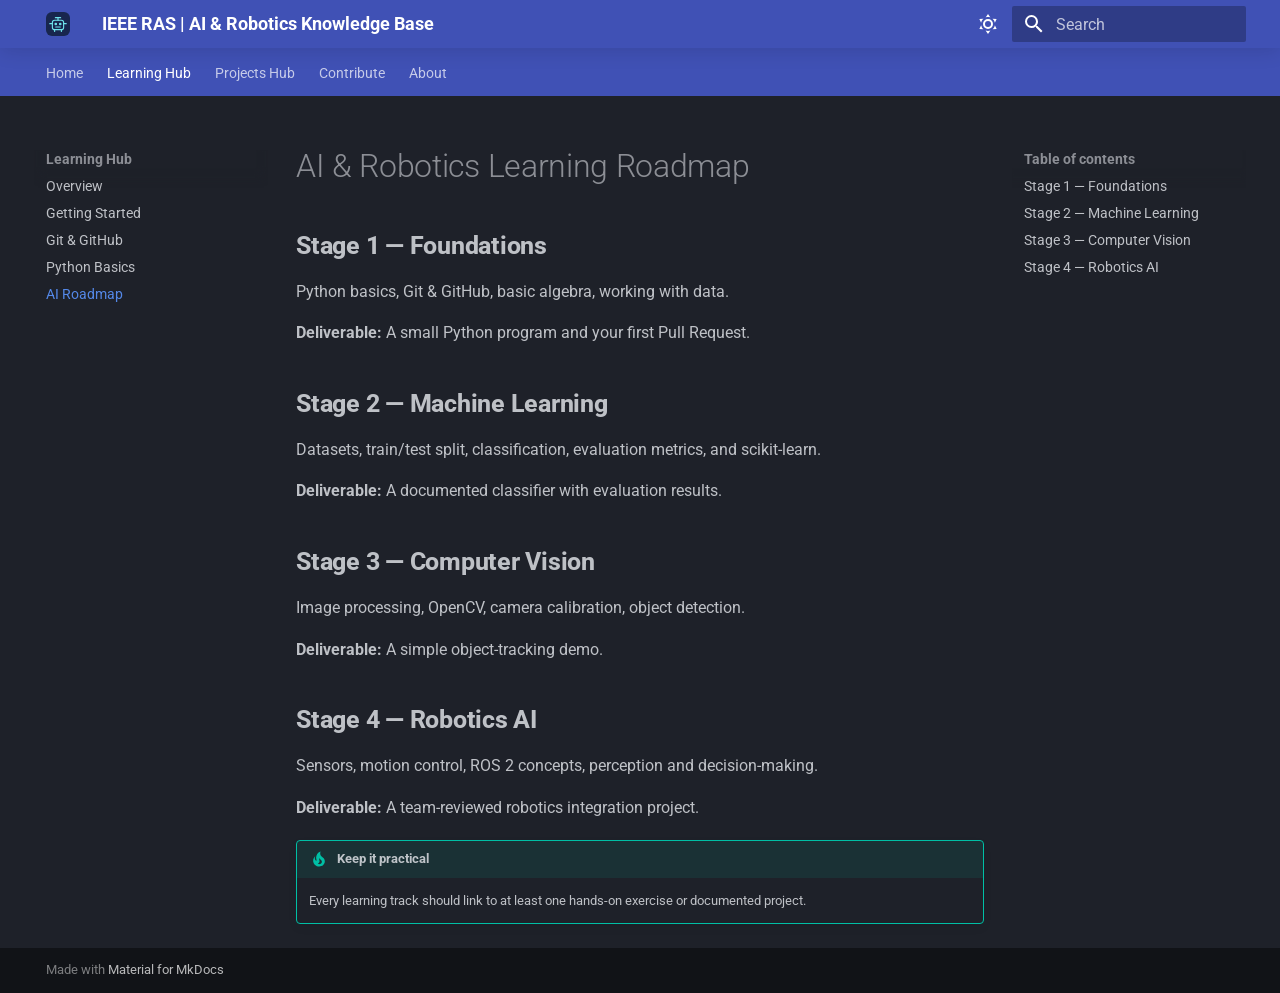
<file: learning/ai-roadmap/index.html>
<!doctype html>
<html lang="en" class="no-js">
  <head>
    
      <meta charset="utf-8">
      <meta name="viewport" content="width=device-width,initial-scale=1">
      
        <meta name="description" content="Learning, building, and documenting AI & Robotics projects">
      
      
        <meta name="author" content="IEEE RAS AI Team">
      
      
      
        <link rel="prev" href="../python/">
      
      
        <link rel="next" href="../../projects/">
      
      
        
      
      
      <link rel="icon" href="../../assets/logo.svg">
      <meta name="generator" content="mkdocs-1.6.1, mkdocs-material-9.7.7">
    
    
      
        <title>AI Roadmap - IEEE RAS | AI & Robotics Knowledge Base</title>
      
    
    
      <link rel="stylesheet" href="../../assets/stylesheets/main.ec1eaa64.min.css">
      
        
        <link rel="stylesheet" href="../../assets/stylesheets/palette.ab4e12ef.min.css">
      
      


    
    
      
    
    
      
        
        
        <link rel="preconnect" href="https://fonts.gstatic.com" crossorigin>
        <link rel="stylesheet" href="https://fonts.googleapis.com/css?family=Roboto:300,300i,400,400i,700,700i%7CRoboto+Mono:400,400i,700,700i&display=fallback">
        <style>:root{--md-text-font:"Roboto";--md-code-font:"Roboto Mono"}</style>
      
    
    
      <link rel="stylesheet" href="../../assets/stylesheets/extra.css">
    
    <script>__md_scope=new URL("../..",location),__md_hash=e=>[...e].reduce(((e,_)=>(e<<5)-e+_.charCodeAt(0)),0),__md_get=(e,_=localStorage,t=__md_scope)=>JSON.parse(_.getItem(t.pathname+"."+e)),__md_set=(e,_,t=localStorage,a=__md_scope)=>{try{t.setItem(a.pathname+"."+e,JSON.stringify(_))}catch(e){}}</script>
    
      

    
    
  </head>
  
  
    
    
      
    
    
    
    
    <body dir="ltr" data-md-color-scheme="slate" data-md-color-primary="indigo" data-md-color-accent="cyan">
  
    
    <input class="md-toggle" data-md-toggle="drawer" type="checkbox" id="__drawer" autocomplete="off">
    <input class="md-toggle" data-md-toggle="search" type="checkbox" id="__search" autocomplete="off">
    <label class="md-overlay" for="__drawer"></label>
    <div data-md-component="skip">
      
        
        <a href="#ai-robotics-learning-roadmap" class="md-skip">
          Skip to content
        </a>
      
    </div>
    <div data-md-component="announce">
      
    </div>
    
    
      

<header class="md-header" data-md-component="header">
  <nav class="md-header__inner md-grid" aria-label="Header">
    <a href="../.." title="IEEE RAS | AI &amp; Robotics Knowledge Base" class="md-header__button md-logo" aria-label="IEEE RAS | AI & Robotics Knowledge Base" data-md-component="logo">
      
  <img src="../../assets/logo.svg" alt="logo">

    </a>
    <label class="md-header__button md-icon" for="__drawer">
      
      <svg xmlns="http://www.w3.org/2000/svg" viewBox="0 0 24 24"><path d="M3 6h18v2H3zm0 5h18v2H3zm0 5h18v2H3z"/></svg>
    </label>
    <div class="md-header__title" data-md-component="header-title">
      <div class="md-header__ellipsis">
        <div class="md-header__topic">
          <span class="md-ellipsis">
            IEEE RAS | AI & Robotics Knowledge Base
          </span>
        </div>
        <div class="md-header__topic" data-md-component="header-topic">
          <span class="md-ellipsis">
            
              AI Roadmap
            
          </span>
        </div>
      </div>
    </div>
    
      
        <form class="md-header__option" data-md-component="palette">
  
    
    
    
    <input class="md-option" data-md-color-media="" data-md-color-scheme="slate" data-md-color-primary="indigo" data-md-color-accent="cyan"  aria-label="Switch to light mode"  type="radio" name="__palette" id="__palette_0">
    
      <label class="md-header__button md-icon" title="Switch to light mode" for="__palette_1" hidden>
        <svg xmlns="http://www.w3.org/2000/svg" viewBox="0 0 24 24"><path d="M12 7a5 5 0 0 1 5 5 5 5 0 0 1-5 5 5 5 0 0 1-5-5 5 5 0 0 1 5-5m0 2a3 3 0 0 0-3 3 3 3 0 0 0 3 3 3 3 0 0 0 3-3 3 3 0 0 0-3-3m0-7 2.39 3.42C13.65 5.15 12.84 5 12 5s-1.65.15-2.39.42zM3.34 7l4.16-.35A7.2 7.2 0 0 0 5.94 8.5c-.44.74-.69 1.5-.83 2.29zm.02 10 1.76-3.77a7.131 7.131 0 0 0 2.38 4.14zM20.65 7l-1.77 3.79a7.02 7.02 0 0 0-2.38-4.15zm-.01 10-4.14.36c.59-.51 1.12-1.14 1.54-1.86.42-.73.69-1.5.83-2.29zM12 22l-2.41-3.44c.74.27 1.55.44 2.41.44.82 0 1.63-.17 2.37-.44z"/></svg>
      </label>
    
  
    
    
    
    <input class="md-option" data-md-color-media="" data-md-color-scheme="default" data-md-color-primary="indigo" data-md-color-accent="cyan"  aria-label="Switch to dark mode"  type="radio" name="__palette" id="__palette_1">
    
      <label class="md-header__button md-icon" title="Switch to dark mode" for="__palette_0" hidden>
        <svg xmlns="http://www.w3.org/2000/svg" viewBox="0 0 24 24"><path d="m17.75 4.09-2.53 1.94.91 3.06-2.63-1.81-2.63 1.81.91-3.06-2.53-1.94L12.44 4l1.06-3 1.06 3zm3.5 6.91-1.64 1.25.59 1.98-1.7-1.17-1.7 1.17.59-1.98L15.75 11l2.06-.05L18.5 9l.69 1.95zm-2.28 4.95c.83-.08 1.72 1.1 1.19 1.85-.32.45-.66.87-1.08 1.27C15.17 23 8.84 23 4.94 19.07c-3.91-3.9-3.91-10.24 0-14.14.4-.4.82-.76 1.27-1.08.75-.53 1.93.36 1.85 1.19-.27 2.86.69 5.83 2.89 8.02a9.96 9.96 0 0 0 8.02 2.89m-1.64 2.02a12.08 12.08 0 0 1-7.8-3.47c-2.17-2.19-3.33-5-3.49-7.82-2.81 3.14-2.7 7.96.31 10.98 3.02 3.01 7.84 3.12 10.98.31"/></svg>
      </label>
    
  
</form>
      
    
    
      <script>var palette=__md_get("__palette");if(palette&&palette.color){if("(prefers-color-scheme)"===palette.color.media){var media=matchMedia("(prefers-color-scheme: light)"),input=document.querySelector(media.matches?"[data-md-color-media='(prefers-color-scheme: light)']":"[data-md-color-media='(prefers-color-scheme: dark)']");palette.color.media=input.getAttribute("data-md-color-media"),palette.color.scheme=input.getAttribute("data-md-color-scheme"),palette.color.primary=input.getAttribute("data-md-color-primary"),palette.color.accent=input.getAttribute("data-md-color-accent")}for(var[key,value]of Object.entries(palette.color))document.body.setAttribute("data-md-color-"+key,value)}</script>
    
    
    
      
      
        <label class="md-header__button md-icon" for="__search">
          
          <svg xmlns="http://www.w3.org/2000/svg" viewBox="0 0 24 24"><path d="M9.5 3A6.5 6.5 0 0 1 16 9.5c0 1.61-.59 3.09-1.56 4.23l.27.27h.79l5 5-1.5 1.5-5-5v-.79l-.27-.27A6.52 6.52 0 0 1 9.5 16 6.5 6.5 0 0 1 3 9.5 6.5 6.5 0 0 1 9.5 3m0 2C7 5 5 7 5 9.5S7 14 9.5 14 14 12 14 9.5 12 5 9.5 5"/></svg>
        </label>
        <div class="md-search" data-md-component="search" role="dialog">
  <label class="md-search__overlay" for="__search"></label>
  <div class="md-search__inner" role="search">
    <form class="md-search__form" name="search">
      <input type="text" class="md-search__input" name="query" aria-label="Search" placeholder="Search" autocapitalize="off" autocorrect="off" autocomplete="off" spellcheck="false" data-md-component="search-query" required>
      <label class="md-search__icon md-icon" for="__search">
        
        <svg xmlns="http://www.w3.org/2000/svg" viewBox="0 0 24 24"><path d="M9.5 3A6.5 6.5 0 0 1 16 9.5c0 1.61-.59 3.09-1.56 4.23l.27.27h.79l5 5-1.5 1.5-5-5v-.79l-.27-.27A6.52 6.52 0 0 1 9.5 16 6.5 6.5 0 0 1 3 9.5 6.5 6.5 0 0 1 9.5 3m0 2C7 5 5 7 5 9.5S7 14 9.5 14 14 12 14 9.5 12 5 9.5 5"/></svg>
        
        <svg xmlns="http://www.w3.org/2000/svg" viewBox="0 0 24 24"><path d="M20 11v2H8l5.5 5.5-1.42 1.42L4.16 12l7.92-7.92L13.5 5.5 8 11z"/></svg>
      </label>
      <nav class="md-search__options" aria-label="Search">
        
        <button type="reset" class="md-search__icon md-icon" title="Clear" aria-label="Clear" tabindex="-1">
          
          <svg xmlns="http://www.w3.org/2000/svg" viewBox="0 0 24 24"><path d="M19 6.41 17.59 5 12 10.59 6.41 5 5 6.41 10.59 12 5 17.59 6.41 19 12 13.41 17.59 19 19 17.59 13.41 12z"/></svg>
        </button>
      </nav>
      
        <div class="md-search__suggest" data-md-component="search-suggest"></div>
      
    </form>
    <div class="md-search__output">
      <div class="md-search__scrollwrap" tabindex="0" data-md-scrollfix>
        <div class="md-search-result" data-md-component="search-result">
          <div class="md-search-result__meta">
            Initializing search
          </div>
          <ol class="md-search-result__list" role="presentation"></ol>
        </div>
      </div>
    </div>
  </div>
</div>
      
    
    
  </nav>
  
</header>
    
    <div class="md-container" data-md-component="container">
      
      
        
          
            
<nav class="md-tabs" aria-label="Tabs" data-md-component="tabs">
  <div class="md-grid">
    <ul class="md-tabs__list">
      
        
  
  
  
  
    <li class="md-tabs__item">
      <a href="../.." class="md-tabs__link">
        
  
  
    
  
  Home

      </a>
    </li>
  

      
        
  
  
  
    
  
  
    
    
      <li class="md-tabs__item md-tabs__item--active">
        <a href="../" class="md-tabs__link">
          
  
  
  Learning Hub

        </a>
      </li>
    
  

      
        
  
  
  
  
    
    
      <li class="md-tabs__item">
        <a href="../../projects/" class="md-tabs__link">
          
  
  
  Projects Hub

        </a>
      </li>
    
  

      
        
  
  
  
  
    <li class="md-tabs__item">
      <a href="../../contribute/" class="md-tabs__link">
        
  
  
    
  
  Contribute

      </a>
    </li>
  

      
        
  
  
  
  
    <li class="md-tabs__item">
      <a href="../../about/" class="md-tabs__link">
        
  
  
    
  
  About

      </a>
    </li>
  

      
    </ul>
  </div>
</nav>
          
        
      
      <main class="md-main" data-md-component="main">
        <div class="md-main__inner md-grid">
          
            
              
              <div class="md-sidebar md-sidebar--primary" data-md-component="sidebar" data-md-type="navigation" >
                <div class="md-sidebar__scrollwrap">
                  <div class="md-sidebar__inner">
                    


  


<nav class="md-nav md-nav--primary md-nav--lifted" aria-label="Navigation" data-md-level="0">
  <label class="md-nav__title" for="__drawer">
    <a href="../.." title="IEEE RAS | AI &amp; Robotics Knowledge Base" class="md-nav__button md-logo" aria-label="IEEE RAS | AI & Robotics Knowledge Base" data-md-component="logo">
      
  <img src="../../assets/logo.svg" alt="logo">

    </a>
    IEEE RAS | AI & Robotics Knowledge Base
  </label>
  
  <ul class="md-nav__list" data-md-scrollfix>
    
      
      
  
  
  
  
    <li class="md-nav__item">
      <a href="../.." class="md-nav__link">
        
  
  
  <span class="md-ellipsis">
    
  
    Home
  

    
  </span>
  
  

      </a>
    </li>
  

    
      
      
  
  
    
  
  
  
    
    
    
    
      
        
        
      
      
        
      
    
    
    <li class="md-nav__item md-nav__item--active md-nav__item--section md-nav__item--nested">
      
        
        
        <input class="md-nav__toggle md-toggle " type="checkbox" id="__nav_2" checked>
        
          
          <label class="md-nav__link" for="__nav_2" id="__nav_2_label" tabindex="">
            
  
  
  <span class="md-ellipsis">
    
  
    Learning Hub
  

    
  </span>
  
  

            <span class="md-nav__icon md-icon"></span>
          </label>
        
        <nav class="md-nav" data-md-level="1" aria-labelledby="__nav_2_label" aria-expanded="true">
          <label class="md-nav__title" for="__nav_2">
            <span class="md-nav__icon md-icon"></span>
            
  
    Learning Hub
  

          </label>
          <ul class="md-nav__list" data-md-scrollfix>
            
              
                
  
  
  
  
    <li class="md-nav__item">
      <a href="../" class="md-nav__link">
        
  
  
  <span class="md-ellipsis">
    
  
    Overview
  

    
  </span>
  
  

      </a>
    </li>
  

              
            
              
                
  
  
  
  
    <li class="md-nav__item">
      <a href="../getting-started/" class="md-nav__link">
        
  
  
  <span class="md-ellipsis">
    
  
    Getting Started
  

    
  </span>
  
  

      </a>
    </li>
  

              
            
              
                
  
  
  
  
    <li class="md-nav__item">
      <a href="../git/" class="md-nav__link">
        
  
  
  <span class="md-ellipsis">
    
  
    Git & GitHub
  

    
  </span>
  
  

      </a>
    </li>
  

              
            
              
                
  
  
  
  
    <li class="md-nav__item">
      <a href="../python/" class="md-nav__link">
        
  
  
  <span class="md-ellipsis">
    
  
    Python Basics
  

    
  </span>
  
  

      </a>
    </li>
  

              
            
              
                
  
  
    
  
  
  
    <li class="md-nav__item md-nav__item--active">
      
      <input class="md-nav__toggle md-toggle" type="checkbox" id="__toc">
      
      
        
      
      
        <label class="md-nav__link md-nav__link--active" for="__toc">
          
  
  
  <span class="md-ellipsis">
    
  
    AI Roadmap
  

    
  </span>
  
  

          <span class="md-nav__icon md-icon"></span>
        </label>
      
      <a href="./" class="md-nav__link md-nav__link--active">
        
  
  
  <span class="md-ellipsis">
    
  
    AI Roadmap
  

    
  </span>
  
  

      </a>
      
        

<nav class="md-nav md-nav--secondary" aria-label="Table of contents">
  
  
  
    
  
  
    <label class="md-nav__title" for="__toc">
      <span class="md-nav__icon md-icon"></span>
      Table of contents
    </label>
    <ul class="md-nav__list" data-md-component="toc" data-md-scrollfix>
      
        <li class="md-nav__item">
  <a href="#stage-1-foundations" class="md-nav__link">
    <span class="md-ellipsis">
      
        Stage 1 — Foundations
      
    </span>
  </a>
  
</li>
      
        <li class="md-nav__item">
  <a href="#stage-2-machine-learning" class="md-nav__link">
    <span class="md-ellipsis">
      
        Stage 2 — Machine Learning
      
    </span>
  </a>
  
</li>
      
        <li class="md-nav__item">
  <a href="#stage-3-computer-vision" class="md-nav__link">
    <span class="md-ellipsis">
      
        Stage 3 — Computer Vision
      
    </span>
  </a>
  
</li>
      
        <li class="md-nav__item">
  <a href="#stage-4-robotics-ai" class="md-nav__link">
    <span class="md-ellipsis">
      
        Stage 4 — Robotics AI
      
    </span>
  </a>
  
</li>
      
    </ul>
  
</nav>
      
    </li>
  

              
            
          </ul>
        </nav>
      
    </li>
  

    
      
      
  
  
  
  
    
    
    
    
      
      
        
      
    
    
    <li class="md-nav__item md-nav__item--nested">
      
        
        
        <input class="md-nav__toggle md-toggle " type="checkbox" id="__nav_3" >
        
          
          <label class="md-nav__link" for="__nav_3" id="__nav_3_label" tabindex="0">
            
  
  
  <span class="md-ellipsis">
    
  
    Projects Hub
  

    
  </span>
  
  

            <span class="md-nav__icon md-icon"></span>
          </label>
        
        <nav class="md-nav" data-md-level="1" aria-labelledby="__nav_3_label" aria-expanded="false">
          <label class="md-nav__title" for="__nav_3">
            <span class="md-nav__icon md-icon"></span>
            
  
    Projects Hub
  

          </label>
          <ul class="md-nav__list" data-md-scrollfix>
            
              
                
  
  
  
  
    <li class="md-nav__item">
      <a href="../../projects/" class="md-nav__link">
        
  
  
  <span class="md-ellipsis">
    
  
    Overview
  

    
  </span>
  
  

      </a>
    </li>
  

              
            
              
                
  
  
  
  
    <li class="md-nav__item">
      <a href="../../projects/sumo/" class="md-nav__link">
        
  
  
  <span class="md-ellipsis">
    
  
    Sumo Robot
  

    
  </span>
  
  

      </a>
    </li>
  

              
            
              
                
  
  
  
  
    <li class="md-nav__item">
      <a href="../../projects/template/" class="md-nav__link">
        
  
  
  <span class="md-ellipsis">
    
  
    Project Template
  

    
  </span>
  
  

      </a>
    </li>
  

              
            
          </ul>
        </nav>
      
    </li>
  

    
      
      
  
  
  
  
    <li class="md-nav__item">
      <a href="../../contribute/" class="md-nav__link">
        
  
  
  <span class="md-ellipsis">
    
  
    Contribute
  

    
  </span>
  
  

      </a>
    </li>
  

    
      
      
  
  
  
  
    <li class="md-nav__item">
      <a href="../../about/" class="md-nav__link">
        
  
  
  <span class="md-ellipsis">
    
  
    About
  

    
  </span>
  
  

      </a>
    </li>
  

    
  </ul>
</nav>
                  </div>
                </div>
              </div>
            
            
              
              <div class="md-sidebar md-sidebar--secondary" data-md-component="sidebar" data-md-type="toc" >
                <div class="md-sidebar__scrollwrap">
                  <div class="md-sidebar__inner">
                    

<nav class="md-nav md-nav--secondary" aria-label="Table of contents">
  
  
  
    
  
  
    <label class="md-nav__title" for="__toc">
      <span class="md-nav__icon md-icon"></span>
      Table of contents
    </label>
    <ul class="md-nav__list" data-md-component="toc" data-md-scrollfix>
      
        <li class="md-nav__item">
  <a href="#stage-1-foundations" class="md-nav__link">
    <span class="md-ellipsis">
      
        Stage 1 — Foundations
      
    </span>
  </a>
  
</li>
      
        <li class="md-nav__item">
  <a href="#stage-2-machine-learning" class="md-nav__link">
    <span class="md-ellipsis">
      
        Stage 2 — Machine Learning
      
    </span>
  </a>
  
</li>
      
        <li class="md-nav__item">
  <a href="#stage-3-computer-vision" class="md-nav__link">
    <span class="md-ellipsis">
      
        Stage 3 — Computer Vision
      
    </span>
  </a>
  
</li>
      
        <li class="md-nav__item">
  <a href="#stage-4-robotics-ai" class="md-nav__link">
    <span class="md-ellipsis">
      
        Stage 4 — Robotics AI
      
    </span>
  </a>
  
</li>
      
    </ul>
  
</nav>
                  </div>
                </div>
              </div>
            
          
          
            <div class="md-content" data-md-component="content">
              
              <article class="md-content__inner md-typeset">
                
                  



<h1 id="ai-robotics-learning-roadmap">AI &amp; Robotics Learning Roadmap</h1>
<h2 id="stage-1-foundations">Stage 1 — Foundations</h2>
<p>Python basics, Git &amp; GitHub, basic algebra, working with data.</p>
<p><strong>Deliverable:</strong> A small Python program and your first Pull Request.</p>
<h2 id="stage-2-machine-learning">Stage 2 — Machine Learning</h2>
<p>Datasets, train/test split, classification, evaluation metrics, and scikit-learn.</p>
<p><strong>Deliverable:</strong> A documented classifier with evaluation results.</p>
<h2 id="stage-3-computer-vision">Stage 3 — Computer Vision</h2>
<p>Image processing, OpenCV, camera calibration, object detection.</p>
<p><strong>Deliverable:</strong> A simple object-tracking demo.</p>
<h2 id="stage-4-robotics-ai">Stage 4 — Robotics AI</h2>
<p>Sensors, motion control, ROS 2 concepts, perception and decision-making.</p>
<p><strong>Deliverable:</strong> A team-reviewed robotics integration project.</p>
<div class="admonition tip">
<p class="admonition-title">Keep it practical</p>
<p>Every learning track should link to at least one hands-on exercise or documented project.</p>
</div>












                
              </article>
            </div>
          
          
<script>var target=document.getElementById(location.hash.slice(1));target&&target.name&&(target.checked=target.name.startsWith("__tabbed_"))</script>
        </div>
        
          <button type="button" class="md-top md-icon" data-md-component="top" hidden>
  
  <svg xmlns="http://www.w3.org/2000/svg" viewBox="0 0 24 24"><path d="M13 20h-2V8l-5.5 5.5-1.42-1.42L12 4.16l7.92 7.92-1.42 1.42L13 8z"/></svg>
  Back to top
</button>
        
      </main>
      
        <footer class="md-footer">
  
  <div class="md-footer-meta md-typeset">
    <div class="md-footer-meta__inner md-grid">
      <div class="md-copyright">
  
  
    Made with
    <a href="https://squidfunk.github.io/mkdocs-material/" target="_blank" rel="noopener">
      Material for MkDocs
    </a>
  
</div>
      
    </div>
  </div>
</footer>
      
    </div>
    <div class="md-dialog" data-md-component="dialog">
      <div class="md-dialog__inner md-typeset"></div>
    </div>
    
    
    
      
      
      <script id="__config" type="application/json">{"annotate": null, "base": "../..", "features": ["navigation.tabs", "navigation.sections", "navigation.top", "content.code.copy", "search.suggest", "search.highlight"], "search": "../../assets/javascripts/workers/search.2c215733.min.js", "tags": null, "translations": {"clipboard.copied": "Copied to clipboard", "clipboard.copy": "Copy to clipboard", "search.result.more.one": "1 more on this page", "search.result.more.other": "# more on this page", "search.result.none": "No matching documents", "search.result.one": "1 matching document", "search.result.other": "# matching documents", "search.result.placeholder": "Type to start searching", "search.result.term.missing": "Missing", "select.version": "Select version"}, "version": null}</script>
    
    
      <script src="../../assets/javascripts/bundle.d7400e89.min.js"></script>
      
    
  </body>
</html>
</file>
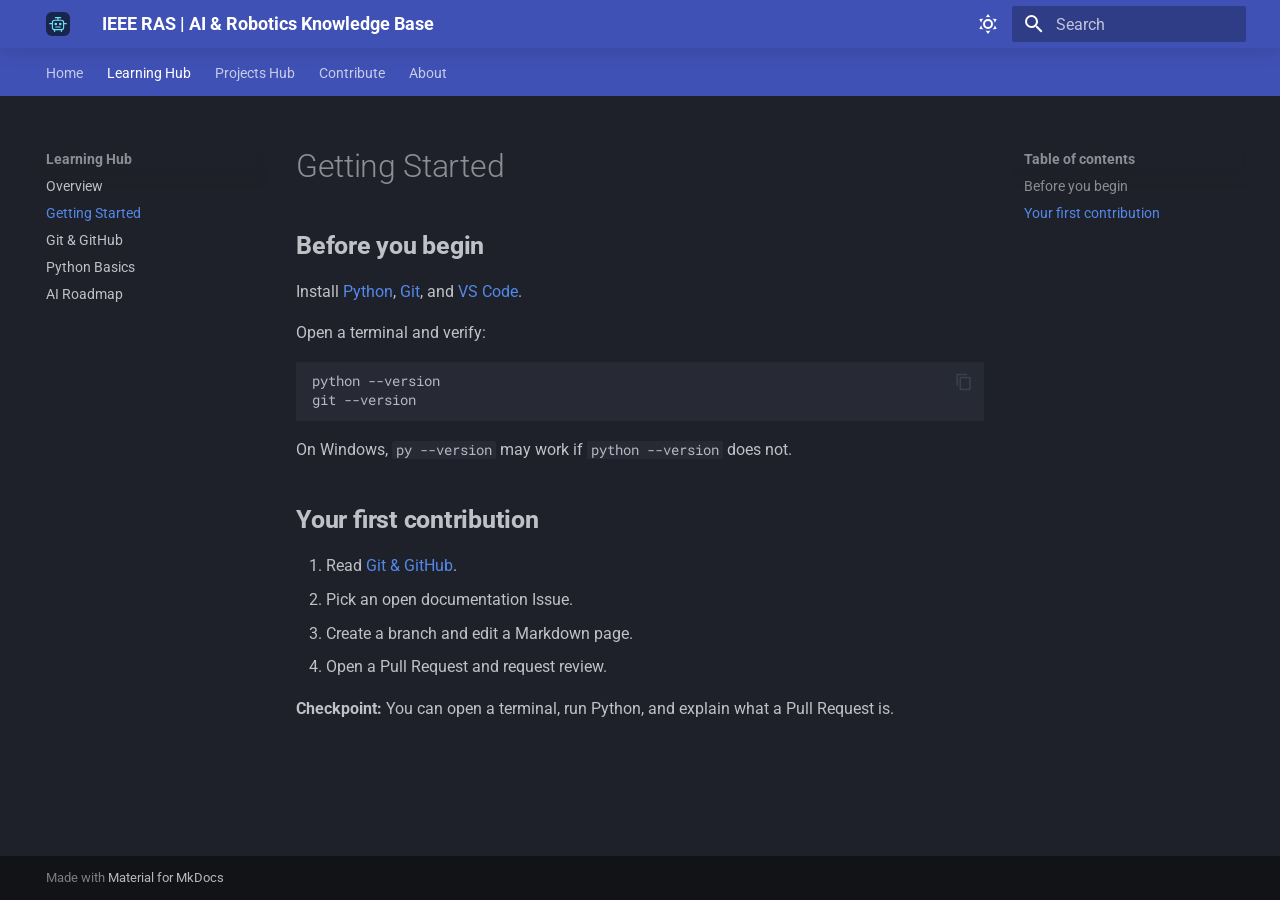
<file: learning/getting-started/index.html>
<!doctype html>
<html lang="en" class="no-js">
  <head>
    
      <meta charset="utf-8">
      <meta name="viewport" content="width=device-width,initial-scale=1">
      
        <meta name="description" content="Learning, building, and documenting AI & Robotics projects">
      
      
        <meta name="author" content="IEEE RAS AI Team">
      
      
      
        <link rel="prev" href="../">
      
      
        <link rel="next" href="../git/">
      
      
        
      
      
      <link rel="icon" href="../../assets/logo.svg">
      <meta name="generator" content="mkdocs-1.6.1, mkdocs-material-9.7.7">
    
    
      
        <title>Getting Started - IEEE RAS | AI & Robotics Knowledge Base</title>
      
    
    
      <link rel="stylesheet" href="../../assets/stylesheets/main.ec1eaa64.min.css">
      
        
        <link rel="stylesheet" href="../../assets/stylesheets/palette.ab4e12ef.min.css">
      
      


    
    
      
    
    
      
        
        
        <link rel="preconnect" href="https://fonts.gstatic.com" crossorigin>
        <link rel="stylesheet" href="https://fonts.googleapis.com/css?family=Roboto:300,300i,400,400i,700,700i%7CRoboto+Mono:400,400i,700,700i&display=fallback">
        <style>:root{--md-text-font:"Roboto";--md-code-font:"Roboto Mono"}</style>
      
    
    
      <link rel="stylesheet" href="../../assets/stylesheets/extra.css">
    
    <script>__md_scope=new URL("../..",location),__md_hash=e=>[...e].reduce(((e,_)=>(e<<5)-e+_.charCodeAt(0)),0),__md_get=(e,_=localStorage,t=__md_scope)=>JSON.parse(_.getItem(t.pathname+"."+e)),__md_set=(e,_,t=localStorage,a=__md_scope)=>{try{t.setItem(a.pathname+"."+e,JSON.stringify(_))}catch(e){}}</script>
    
      

    
    
  </head>
  
  
    
    
      
    
    
    
    
    <body dir="ltr" data-md-color-scheme="slate" data-md-color-primary="indigo" data-md-color-accent="cyan">
  
    
    <input class="md-toggle" data-md-toggle="drawer" type="checkbox" id="__drawer" autocomplete="off">
    <input class="md-toggle" data-md-toggle="search" type="checkbox" id="__search" autocomplete="off">
    <label class="md-overlay" for="__drawer"></label>
    <div data-md-component="skip">
      
        
        <a href="#getting-started" class="md-skip">
          Skip to content
        </a>
      
    </div>
    <div data-md-component="announce">
      
    </div>
    
    
      

<header class="md-header" data-md-component="header">
  <nav class="md-header__inner md-grid" aria-label="Header">
    <a href="../.." title="IEEE RAS | AI &amp; Robotics Knowledge Base" class="md-header__button md-logo" aria-label="IEEE RAS | AI & Robotics Knowledge Base" data-md-component="logo">
      
  <img src="../../assets/logo.svg" alt="logo">

    </a>
    <label class="md-header__button md-icon" for="__drawer">
      
      <svg xmlns="http://www.w3.org/2000/svg" viewBox="0 0 24 24"><path d="M3 6h18v2H3zm0 5h18v2H3zm0 5h18v2H3z"/></svg>
    </label>
    <div class="md-header__title" data-md-component="header-title">
      <div class="md-header__ellipsis">
        <div class="md-header__topic">
          <span class="md-ellipsis">
            IEEE RAS | AI & Robotics Knowledge Base
          </span>
        </div>
        <div class="md-header__topic" data-md-component="header-topic">
          <span class="md-ellipsis">
            
              Getting Started
            
          </span>
        </div>
      </div>
    </div>
    
      
        <form class="md-header__option" data-md-component="palette">
  
    
    
    
    <input class="md-option" data-md-color-media="" data-md-color-scheme="slate" data-md-color-primary="indigo" data-md-color-accent="cyan"  aria-label="Switch to light mode"  type="radio" name="__palette" id="__palette_0">
    
      <label class="md-header__button md-icon" title="Switch to light mode" for="__palette_1" hidden>
        <svg xmlns="http://www.w3.org/2000/svg" viewBox="0 0 24 24"><path d="M12 7a5 5 0 0 1 5 5 5 5 0 0 1-5 5 5 5 0 0 1-5-5 5 5 0 0 1 5-5m0 2a3 3 0 0 0-3 3 3 3 0 0 0 3 3 3 3 0 0 0 3-3 3 3 0 0 0-3-3m0-7 2.39 3.42C13.65 5.15 12.84 5 12 5s-1.65.15-2.39.42zM3.34 7l4.16-.35A7.2 7.2 0 0 0 5.94 8.5c-.44.74-.69 1.5-.83 2.29zm.02 10 1.76-3.77a7.131 7.131 0 0 0 2.38 4.14zM20.65 7l-1.77 3.79a7.02 7.02 0 0 0-2.38-4.15zm-.01 10-4.14.36c.59-.51 1.12-1.14 1.54-1.86.42-.73.69-1.5.83-2.29zM12 22l-2.41-3.44c.74.27 1.55.44 2.41.44.82 0 1.63-.17 2.37-.44z"/></svg>
      </label>
    
  
    
    
    
    <input class="md-option" data-md-color-media="" data-md-color-scheme="default" data-md-color-primary="indigo" data-md-color-accent="cyan"  aria-label="Switch to dark mode"  type="radio" name="__palette" id="__palette_1">
    
      <label class="md-header__button md-icon" title="Switch to dark mode" for="__palette_0" hidden>
        <svg xmlns="http://www.w3.org/2000/svg" viewBox="0 0 24 24"><path d="m17.75 4.09-2.53 1.94.91 3.06-2.63-1.81-2.63 1.81.91-3.06-2.53-1.94L12.44 4l1.06-3 1.06 3zm3.5 6.91-1.64 1.25.59 1.98-1.7-1.17-1.7 1.17.59-1.98L15.75 11l2.06-.05L18.5 9l.69 1.95zm-2.28 4.95c.83-.08 1.72 1.1 1.19 1.85-.32.45-.66.87-1.08 1.27C15.17 23 8.84 23 4.94 19.07c-3.91-3.9-3.91-10.24 0-14.14.4-.4.82-.76 1.27-1.08.75-.53 1.93.36 1.85 1.19-.27 2.86.69 5.83 2.89 8.02a9.96 9.96 0 0 0 8.02 2.89m-1.64 2.02a12.08 12.08 0 0 1-7.8-3.47c-2.17-2.19-3.33-5-3.49-7.82-2.81 3.14-2.7 7.96.31 10.98 3.02 3.01 7.84 3.12 10.98.31"/></svg>
      </label>
    
  
</form>
      
    
    
      <script>var palette=__md_get("__palette");if(palette&&palette.color){if("(prefers-color-scheme)"===palette.color.media){var media=matchMedia("(prefers-color-scheme: light)"),input=document.querySelector(media.matches?"[data-md-color-media='(prefers-color-scheme: light)']":"[data-md-color-media='(prefers-color-scheme: dark)']");palette.color.media=input.getAttribute("data-md-color-media"),palette.color.scheme=input.getAttribute("data-md-color-scheme"),palette.color.primary=input.getAttribute("data-md-color-primary"),palette.color.accent=input.getAttribute("data-md-color-accent")}for(var[key,value]of Object.entries(palette.color))document.body.setAttribute("data-md-color-"+key,value)}</script>
    
    
    
      
      
        <label class="md-header__button md-icon" for="__search">
          
          <svg xmlns="http://www.w3.org/2000/svg" viewBox="0 0 24 24"><path d="M9.5 3A6.5 6.5 0 0 1 16 9.5c0 1.61-.59 3.09-1.56 4.23l.27.27h.79l5 5-1.5 1.5-5-5v-.79l-.27-.27A6.52 6.52 0 0 1 9.5 16 6.5 6.5 0 0 1 3 9.5 6.5 6.5 0 0 1 9.5 3m0 2C7 5 5 7 5 9.5S7 14 9.5 14 14 12 14 9.5 12 5 9.5 5"/></svg>
        </label>
        <div class="md-search" data-md-component="search" role="dialog">
  <label class="md-search__overlay" for="__search"></label>
  <div class="md-search__inner" role="search">
    <form class="md-search__form" name="search">
      <input type="text" class="md-search__input" name="query" aria-label="Search" placeholder="Search" autocapitalize="off" autocorrect="off" autocomplete="off" spellcheck="false" data-md-component="search-query" required>
      <label class="md-search__icon md-icon" for="__search">
        
        <svg xmlns="http://www.w3.org/2000/svg" viewBox="0 0 24 24"><path d="M9.5 3A6.5 6.5 0 0 1 16 9.5c0 1.61-.59 3.09-1.56 4.23l.27.27h.79l5 5-1.5 1.5-5-5v-.79l-.27-.27A6.52 6.52 0 0 1 9.5 16 6.5 6.5 0 0 1 3 9.5 6.5 6.5 0 0 1 9.5 3m0 2C7 5 5 7 5 9.5S7 14 9.5 14 14 12 14 9.5 12 5 9.5 5"/></svg>
        
        <svg xmlns="http://www.w3.org/2000/svg" viewBox="0 0 24 24"><path d="M20 11v2H8l5.5 5.5-1.42 1.42L4.16 12l7.92-7.92L13.5 5.5 8 11z"/></svg>
      </label>
      <nav class="md-search__options" aria-label="Search">
        
        <button type="reset" class="md-search__icon md-icon" title="Clear" aria-label="Clear" tabindex="-1">
          
          <svg xmlns="http://www.w3.org/2000/svg" viewBox="0 0 24 24"><path d="M19 6.41 17.59 5 12 10.59 6.41 5 5 6.41 10.59 12 5 17.59 6.41 19 12 13.41 17.59 19 19 17.59 13.41 12z"/></svg>
        </button>
      </nav>
      
        <div class="md-search__suggest" data-md-component="search-suggest"></div>
      
    </form>
    <div class="md-search__output">
      <div class="md-search__scrollwrap" tabindex="0" data-md-scrollfix>
        <div class="md-search-result" data-md-component="search-result">
          <div class="md-search-result__meta">
            Initializing search
          </div>
          <ol class="md-search-result__list" role="presentation"></ol>
        </div>
      </div>
    </div>
  </div>
</div>
      
    
    
  </nav>
  
</header>
    
    <div class="md-container" data-md-component="container">
      
      
        
          
            
<nav class="md-tabs" aria-label="Tabs" data-md-component="tabs">
  <div class="md-grid">
    <ul class="md-tabs__list">
      
        
  
  
  
  
    <li class="md-tabs__item">
      <a href="../.." class="md-tabs__link">
        
  
  
    
  
  Home

      </a>
    </li>
  

      
        
  
  
  
    
  
  
    
    
      <li class="md-tabs__item md-tabs__item--active">
        <a href="../" class="md-tabs__link">
          
  
  
  Learning Hub

        </a>
      </li>
    
  

      
        
  
  
  
  
    
    
      <li class="md-tabs__item">
        <a href="../../projects/" class="md-tabs__link">
          
  
  
  Projects Hub

        </a>
      </li>
    
  

      
        
  
  
  
  
    <li class="md-tabs__item">
      <a href="../../contribute/" class="md-tabs__link">
        
  
  
    
  
  Contribute

      </a>
    </li>
  

      
        
  
  
  
  
    <li class="md-tabs__item">
      <a href="../../about/" class="md-tabs__link">
        
  
  
    
  
  About

      </a>
    </li>
  

      
    </ul>
  </div>
</nav>
          
        
      
      <main class="md-main" data-md-component="main">
        <div class="md-main__inner md-grid">
          
            
              
              <div class="md-sidebar md-sidebar--primary" data-md-component="sidebar" data-md-type="navigation" >
                <div class="md-sidebar__scrollwrap">
                  <div class="md-sidebar__inner">
                    


  


<nav class="md-nav md-nav--primary md-nav--lifted" aria-label="Navigation" data-md-level="0">
  <label class="md-nav__title" for="__drawer">
    <a href="../.." title="IEEE RAS | AI &amp; Robotics Knowledge Base" class="md-nav__button md-logo" aria-label="IEEE RAS | AI & Robotics Knowledge Base" data-md-component="logo">
      
  <img src="../../assets/logo.svg" alt="logo">

    </a>
    IEEE RAS | AI & Robotics Knowledge Base
  </label>
  
  <ul class="md-nav__list" data-md-scrollfix>
    
      
      
  
  
  
  
    <li class="md-nav__item">
      <a href="../.." class="md-nav__link">
        
  
  
  <span class="md-ellipsis">
    
  
    Home
  

    
  </span>
  
  

      </a>
    </li>
  

    
      
      
  
  
    
  
  
  
    
    
    
    
      
        
        
      
      
        
      
    
    
    <li class="md-nav__item md-nav__item--active md-nav__item--section md-nav__item--nested">
      
        
        
        <input class="md-nav__toggle md-toggle " type="checkbox" id="__nav_2" checked>
        
          
          <label class="md-nav__link" for="__nav_2" id="__nav_2_label" tabindex="">
            
  
  
  <span class="md-ellipsis">
    
  
    Learning Hub
  

    
  </span>
  
  

            <span class="md-nav__icon md-icon"></span>
          </label>
        
        <nav class="md-nav" data-md-level="1" aria-labelledby="__nav_2_label" aria-expanded="true">
          <label class="md-nav__title" for="__nav_2">
            <span class="md-nav__icon md-icon"></span>
            
  
    Learning Hub
  

          </label>
          <ul class="md-nav__list" data-md-scrollfix>
            
              
                
  
  
  
  
    <li class="md-nav__item">
      <a href="../" class="md-nav__link">
        
  
  
  <span class="md-ellipsis">
    
  
    Overview
  

    
  </span>
  
  

      </a>
    </li>
  

              
            
              
                
  
  
    
  
  
  
    <li class="md-nav__item md-nav__item--active">
      
      <input class="md-nav__toggle md-toggle" type="checkbox" id="__toc">
      
      
        
      
      
        <label class="md-nav__link md-nav__link--active" for="__toc">
          
  
  
  <span class="md-ellipsis">
    
  
    Getting Started
  

    
  </span>
  
  

          <span class="md-nav__icon md-icon"></span>
        </label>
      
      <a href="./" class="md-nav__link md-nav__link--active">
        
  
  
  <span class="md-ellipsis">
    
  
    Getting Started
  

    
  </span>
  
  

      </a>
      
        

<nav class="md-nav md-nav--secondary" aria-label="Table of contents">
  
  
  
    
  
  
    <label class="md-nav__title" for="__toc">
      <span class="md-nav__icon md-icon"></span>
      Table of contents
    </label>
    <ul class="md-nav__list" data-md-component="toc" data-md-scrollfix>
      
        <li class="md-nav__item">
  <a href="#before-you-begin" class="md-nav__link">
    <span class="md-ellipsis">
      
        Before you begin
      
    </span>
  </a>
  
</li>
      
        <li class="md-nav__item">
  <a href="#your-first-contribution" class="md-nav__link">
    <span class="md-ellipsis">
      
        Your first contribution
      
    </span>
  </a>
  
</li>
      
    </ul>
  
</nav>
      
    </li>
  

              
            
              
                
  
  
  
  
    <li class="md-nav__item">
      <a href="../git/" class="md-nav__link">
        
  
  
  <span class="md-ellipsis">
    
  
    Git & GitHub
  

    
  </span>
  
  

      </a>
    </li>
  

              
            
              
                
  
  
  
  
    <li class="md-nav__item">
      <a href="../python/" class="md-nav__link">
        
  
  
  <span class="md-ellipsis">
    
  
    Python Basics
  

    
  </span>
  
  

      </a>
    </li>
  

              
            
              
                
  
  
  
  
    <li class="md-nav__item">
      <a href="../ai-roadmap/" class="md-nav__link">
        
  
  
  <span class="md-ellipsis">
    
  
    AI Roadmap
  

    
  </span>
  
  

      </a>
    </li>
  

              
            
          </ul>
        </nav>
      
    </li>
  

    
      
      
  
  
  
  
    
    
    
    
      
      
        
      
    
    
    <li class="md-nav__item md-nav__item--nested">
      
        
        
        <input class="md-nav__toggle md-toggle " type="checkbox" id="__nav_3" >
        
          
          <label class="md-nav__link" for="__nav_3" id="__nav_3_label" tabindex="0">
            
  
  
  <span class="md-ellipsis">
    
  
    Projects Hub
  

    
  </span>
  
  

            <span class="md-nav__icon md-icon"></span>
          </label>
        
        <nav class="md-nav" data-md-level="1" aria-labelledby="__nav_3_label" aria-expanded="false">
          <label class="md-nav__title" for="__nav_3">
            <span class="md-nav__icon md-icon"></span>
            
  
    Projects Hub
  

          </label>
          <ul class="md-nav__list" data-md-scrollfix>
            
              
                
  
  
  
  
    <li class="md-nav__item">
      <a href="../../projects/" class="md-nav__link">
        
  
  
  <span class="md-ellipsis">
    
  
    Overview
  

    
  </span>
  
  

      </a>
    </li>
  

              
            
              
                
  
  
  
  
    <li class="md-nav__item">
      <a href="../../projects/sumo/" class="md-nav__link">
        
  
  
  <span class="md-ellipsis">
    
  
    Sumo Robot
  

    
  </span>
  
  

      </a>
    </li>
  

              
            
              
                
  
  
  
  
    <li class="md-nav__item">
      <a href="../../projects/template/" class="md-nav__link">
        
  
  
  <span class="md-ellipsis">
    
  
    Project Template
  

    
  </span>
  
  

      </a>
    </li>
  

              
            
          </ul>
        </nav>
      
    </li>
  

    
      
      
  
  
  
  
    <li class="md-nav__item">
      <a href="../../contribute/" class="md-nav__link">
        
  
  
  <span class="md-ellipsis">
    
  
    Contribute
  

    
  </span>
  
  

      </a>
    </li>
  

    
      
      
  
  
  
  
    <li class="md-nav__item">
      <a href="../../about/" class="md-nav__link">
        
  
  
  <span class="md-ellipsis">
    
  
    About
  

    
  </span>
  
  

      </a>
    </li>
  

    
  </ul>
</nav>
                  </div>
                </div>
              </div>
            
            
              
              <div class="md-sidebar md-sidebar--secondary" data-md-component="sidebar" data-md-type="toc" >
                <div class="md-sidebar__scrollwrap">
                  <div class="md-sidebar__inner">
                    

<nav class="md-nav md-nav--secondary" aria-label="Table of contents">
  
  
  
    
  
  
    <label class="md-nav__title" for="__toc">
      <span class="md-nav__icon md-icon"></span>
      Table of contents
    </label>
    <ul class="md-nav__list" data-md-component="toc" data-md-scrollfix>
      
        <li class="md-nav__item">
  <a href="#before-you-begin" class="md-nav__link">
    <span class="md-ellipsis">
      
        Before you begin
      
    </span>
  </a>
  
</li>
      
        <li class="md-nav__item">
  <a href="#your-first-contribution" class="md-nav__link">
    <span class="md-ellipsis">
      
        Your first contribution
      
    </span>
  </a>
  
</li>
      
    </ul>
  
</nav>
                  </div>
                </div>
              </div>
            
          
          
            <div class="md-content" data-md-component="content">
              
              <article class="md-content__inner md-typeset">
                
                  



<h1 id="getting-started">Getting Started</h1>
<h2 id="before-you-begin">Before you begin</h2>
<p>Install <a href="https://www.python.org/downloads/">Python</a>, <a href="https://git-scm.com/downloads">Git</a>, and <a href="https://code.visualstudio.com/">VS Code</a>.</p>
<p>Open a terminal and verify:</p>
<div class="highlight"><pre><span></span><code>python<span class="w"> </span>--version
git<span class="w"> </span>--version
</code></pre></div>
<p>On Windows, <code>py --version</code> may work if <code>python --version</code> does not.</p>
<h2 id="your-first-contribution">Your first contribution</h2>
<ol>
<li>Read <a href="../git/">Git &amp; GitHub</a>.</li>
<li>Pick an open documentation Issue.</li>
<li>Create a branch and edit a Markdown page.</li>
<li>Open a Pull Request and request review.</li>
</ol>
<p><strong>Checkpoint:</strong> You can open a terminal, run Python, and explain what a Pull Request is.</p>












                
              </article>
            </div>
          
          
<script>var target=document.getElementById(location.hash.slice(1));target&&target.name&&(target.checked=target.name.startsWith("__tabbed_"))</script>
        </div>
        
          <button type="button" class="md-top md-icon" data-md-component="top" hidden>
  
  <svg xmlns="http://www.w3.org/2000/svg" viewBox="0 0 24 24"><path d="M13 20h-2V8l-5.5 5.5-1.42-1.42L12 4.16l7.92 7.92-1.42 1.42L13 8z"/></svg>
  Back to top
</button>
        
      </main>
      
        <footer class="md-footer">
  
  <div class="md-footer-meta md-typeset">
    <div class="md-footer-meta__inner md-grid">
      <div class="md-copyright">
  
  
    Made with
    <a href="https://squidfunk.github.io/mkdocs-material/" target="_blank" rel="noopener">
      Material for MkDocs
    </a>
  
</div>
      
    </div>
  </div>
</footer>
      
    </div>
    <div class="md-dialog" data-md-component="dialog">
      <div class="md-dialog__inner md-typeset"></div>
    </div>
    
    
    
      
      
      <script id="__config" type="application/json">{"annotate": null, "base": "../..", "features": ["navigation.tabs", "navigation.sections", "navigation.top", "content.code.copy", "search.suggest", "search.highlight"], "search": "../../assets/javascripts/workers/search.2c215733.min.js", "tags": null, "translations": {"clipboard.copied": "Copied to clipboard", "clipboard.copy": "Copy to clipboard", "search.result.more.one": "1 more on this page", "search.result.more.other": "# more on this page", "search.result.none": "No matching documents", "search.result.one": "1 matching document", "search.result.other": "# matching documents", "search.result.placeholder": "Type to start searching", "search.result.term.missing": "Missing", "select.version": "Select version"}, "version": null}</script>
    
    
      <script src="../../assets/javascripts/bundle.d7400e89.min.js"></script>
      
    
  </body>
</html>
</file>
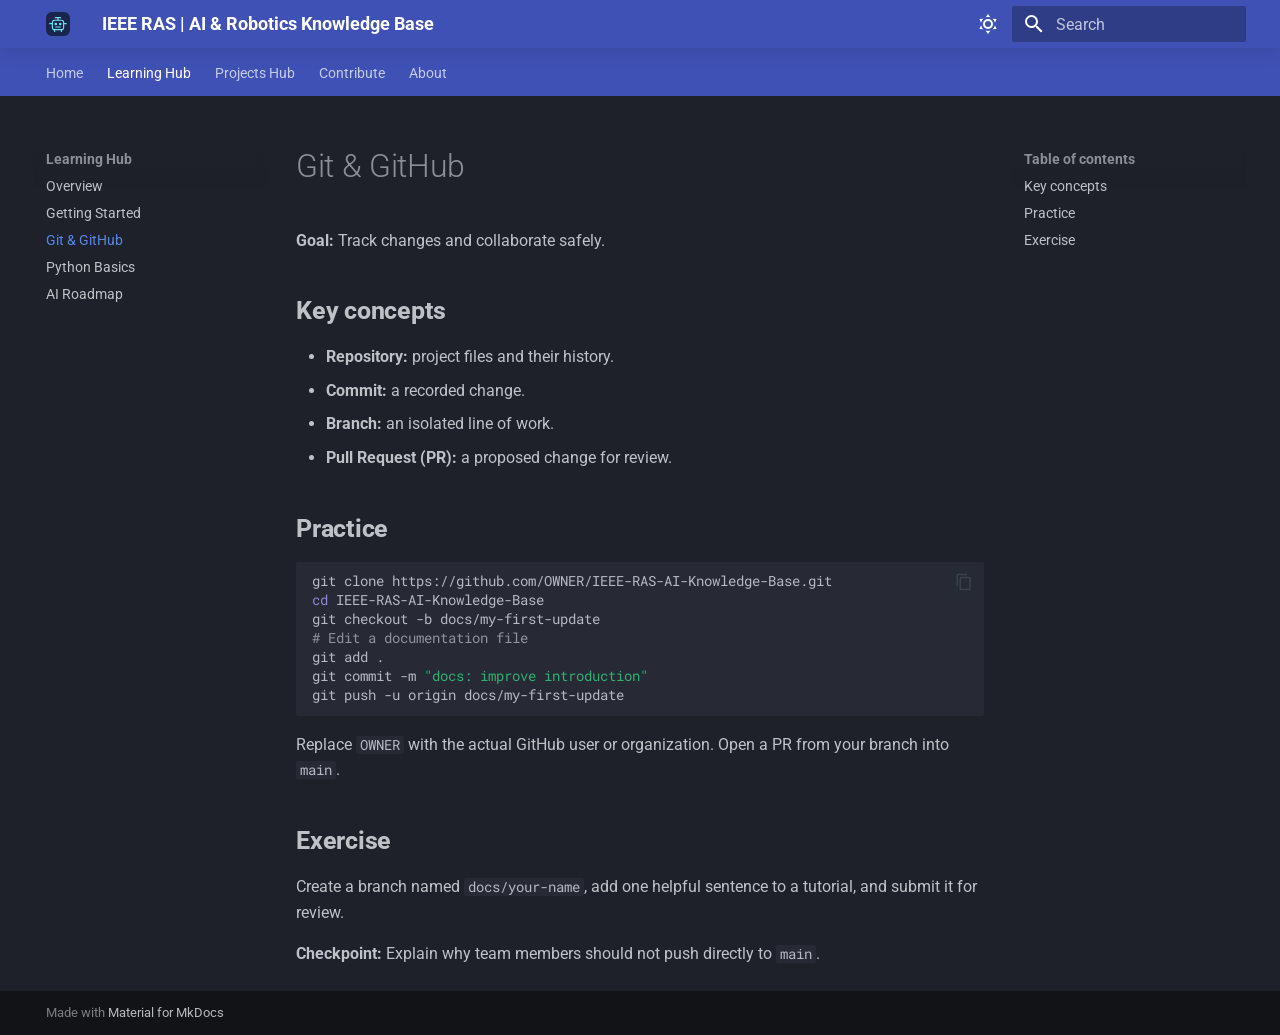
<file: learning/git/index.html>
<!doctype html>
<html lang="en" class="no-js">
  <head>
    
      <meta charset="utf-8">
      <meta name="viewport" content="width=device-width,initial-scale=1">
      
        <meta name="description" content="Learning, building, and documenting AI & Robotics projects">
      
      
        <meta name="author" content="IEEE RAS AI Team">
      
      
      
        <link rel="prev" href="../getting-started/">
      
      
        <link rel="next" href="../python/">
      
      
        
      
      
      <link rel="icon" href="../../assets/logo.svg">
      <meta name="generator" content="mkdocs-1.6.1, mkdocs-material-9.7.7">
    
    
      
        <title>Git & GitHub - IEEE RAS | AI & Robotics Knowledge Base</title>
      
    
    
      <link rel="stylesheet" href="../../assets/stylesheets/main.ec1eaa64.min.css">
      
        
        <link rel="stylesheet" href="../../assets/stylesheets/palette.ab4e12ef.min.css">
      
      


    
    
      
    
    
      
        
        
        <link rel="preconnect" href="https://fonts.gstatic.com" crossorigin>
        <link rel="stylesheet" href="https://fonts.googleapis.com/css?family=Roboto:300,300i,400,400i,700,700i%7CRoboto+Mono:400,400i,700,700i&display=fallback">
        <style>:root{--md-text-font:"Roboto";--md-code-font:"Roboto Mono"}</style>
      
    
    
      <link rel="stylesheet" href="../../assets/stylesheets/extra.css">
    
    <script>__md_scope=new URL("../..",location),__md_hash=e=>[...e].reduce(((e,_)=>(e<<5)-e+_.charCodeAt(0)),0),__md_get=(e,_=localStorage,t=__md_scope)=>JSON.parse(_.getItem(t.pathname+"."+e)),__md_set=(e,_,t=localStorage,a=__md_scope)=>{try{t.setItem(a.pathname+"."+e,JSON.stringify(_))}catch(e){}}</script>
    
      

    
    
  </head>
  
  
    
    
      
    
    
    
    
    <body dir="ltr" data-md-color-scheme="slate" data-md-color-primary="indigo" data-md-color-accent="cyan">
  
    
    <input class="md-toggle" data-md-toggle="drawer" type="checkbox" id="__drawer" autocomplete="off">
    <input class="md-toggle" data-md-toggle="search" type="checkbox" id="__search" autocomplete="off">
    <label class="md-overlay" for="__drawer"></label>
    <div data-md-component="skip">
      
        
        <a href="#git-github" class="md-skip">
          Skip to content
        </a>
      
    </div>
    <div data-md-component="announce">
      
    </div>
    
    
      

<header class="md-header" data-md-component="header">
  <nav class="md-header__inner md-grid" aria-label="Header">
    <a href="../.." title="IEEE RAS | AI &amp; Robotics Knowledge Base" class="md-header__button md-logo" aria-label="IEEE RAS | AI & Robotics Knowledge Base" data-md-component="logo">
      
  <img src="../../assets/logo.svg" alt="logo">

    </a>
    <label class="md-header__button md-icon" for="__drawer">
      
      <svg xmlns="http://www.w3.org/2000/svg" viewBox="0 0 24 24"><path d="M3 6h18v2H3zm0 5h18v2H3zm0 5h18v2H3z"/></svg>
    </label>
    <div class="md-header__title" data-md-component="header-title">
      <div class="md-header__ellipsis">
        <div class="md-header__topic">
          <span class="md-ellipsis">
            IEEE RAS | AI & Robotics Knowledge Base
          </span>
        </div>
        <div class="md-header__topic" data-md-component="header-topic">
          <span class="md-ellipsis">
            
              Git & GitHub
            
          </span>
        </div>
      </div>
    </div>
    
      
        <form class="md-header__option" data-md-component="palette">
  
    
    
    
    <input class="md-option" data-md-color-media="" data-md-color-scheme="slate" data-md-color-primary="indigo" data-md-color-accent="cyan"  aria-label="Switch to light mode"  type="radio" name="__palette" id="__palette_0">
    
      <label class="md-header__button md-icon" title="Switch to light mode" for="__palette_1" hidden>
        <svg xmlns="http://www.w3.org/2000/svg" viewBox="0 0 24 24"><path d="M12 7a5 5 0 0 1 5 5 5 5 0 0 1-5 5 5 5 0 0 1-5-5 5 5 0 0 1 5-5m0 2a3 3 0 0 0-3 3 3 3 0 0 0 3 3 3 3 0 0 0 3-3 3 3 0 0 0-3-3m0-7 2.39 3.42C13.65 5.15 12.84 5 12 5s-1.65.15-2.39.42zM3.34 7l4.16-.35A7.2 7.2 0 0 0 5.94 8.5c-.44.74-.69 1.5-.83 2.29zm.02 10 1.76-3.77a7.131 7.131 0 0 0 2.38 4.14zM20.65 7l-1.77 3.79a7.02 7.02 0 0 0-2.38-4.15zm-.01 10-4.14.36c.59-.51 1.12-1.14 1.54-1.86.42-.73.69-1.5.83-2.29zM12 22l-2.41-3.44c.74.27 1.55.44 2.41.44.82 0 1.63-.17 2.37-.44z"/></svg>
      </label>
    
  
    
    
    
    <input class="md-option" data-md-color-media="" data-md-color-scheme="default" data-md-color-primary="indigo" data-md-color-accent="cyan"  aria-label="Switch to dark mode"  type="radio" name="__palette" id="__palette_1">
    
      <label class="md-header__button md-icon" title="Switch to dark mode" for="__palette_0" hidden>
        <svg xmlns="http://www.w3.org/2000/svg" viewBox="0 0 24 24"><path d="m17.75 4.09-2.53 1.94.91 3.06-2.63-1.81-2.63 1.81.91-3.06-2.53-1.94L12.44 4l1.06-3 1.06 3zm3.5 6.91-1.64 1.25.59 1.98-1.7-1.17-1.7 1.17.59-1.98L15.75 11l2.06-.05L18.5 9l.69 1.95zm-2.28 4.95c.83-.08 1.72 1.1 1.19 1.85-.32.45-.66.87-1.08 1.27C15.17 23 8.84 23 4.94 19.07c-3.91-3.9-3.91-10.24 0-14.14.4-.4.82-.76 1.27-1.08.75-.53 1.93.36 1.85 1.19-.27 2.86.69 5.83 2.89 8.02a9.96 9.96 0 0 0 8.02 2.89m-1.64 2.02a12.08 12.08 0 0 1-7.8-3.47c-2.17-2.19-3.33-5-3.49-7.82-2.81 3.14-2.7 7.96.31 10.98 3.02 3.01 7.84 3.12 10.98.31"/></svg>
      </label>
    
  
</form>
      
    
    
      <script>var palette=__md_get("__palette");if(palette&&palette.color){if("(prefers-color-scheme)"===palette.color.media){var media=matchMedia("(prefers-color-scheme: light)"),input=document.querySelector(media.matches?"[data-md-color-media='(prefers-color-scheme: light)']":"[data-md-color-media='(prefers-color-scheme: dark)']");palette.color.media=input.getAttribute("data-md-color-media"),palette.color.scheme=input.getAttribute("data-md-color-scheme"),palette.color.primary=input.getAttribute("data-md-color-primary"),palette.color.accent=input.getAttribute("data-md-color-accent")}for(var[key,value]of Object.entries(palette.color))document.body.setAttribute("data-md-color-"+key,value)}</script>
    
    
    
      
      
        <label class="md-header__button md-icon" for="__search">
          
          <svg xmlns="http://www.w3.org/2000/svg" viewBox="0 0 24 24"><path d="M9.5 3A6.5 6.5 0 0 1 16 9.5c0 1.61-.59 3.09-1.56 4.23l.27.27h.79l5 5-1.5 1.5-5-5v-.79l-.27-.27A6.52 6.52 0 0 1 9.5 16 6.5 6.5 0 0 1 3 9.5 6.5 6.5 0 0 1 9.5 3m0 2C7 5 5 7 5 9.5S7 14 9.5 14 14 12 14 9.5 12 5 9.5 5"/></svg>
        </label>
        <div class="md-search" data-md-component="search" role="dialog">
  <label class="md-search__overlay" for="__search"></label>
  <div class="md-search__inner" role="search">
    <form class="md-search__form" name="search">
      <input type="text" class="md-search__input" name="query" aria-label="Search" placeholder="Search" autocapitalize="off" autocorrect="off" autocomplete="off" spellcheck="false" data-md-component="search-query" required>
      <label class="md-search__icon md-icon" for="__search">
        
        <svg xmlns="http://www.w3.org/2000/svg" viewBox="0 0 24 24"><path d="M9.5 3A6.5 6.5 0 0 1 16 9.5c0 1.61-.59 3.09-1.56 4.23l.27.27h.79l5 5-1.5 1.5-5-5v-.79l-.27-.27A6.52 6.52 0 0 1 9.5 16 6.5 6.5 0 0 1 3 9.5 6.5 6.5 0 0 1 9.5 3m0 2C7 5 5 7 5 9.5S7 14 9.5 14 14 12 14 9.5 12 5 9.5 5"/></svg>
        
        <svg xmlns="http://www.w3.org/2000/svg" viewBox="0 0 24 24"><path d="M20 11v2H8l5.5 5.5-1.42 1.42L4.16 12l7.92-7.92L13.5 5.5 8 11z"/></svg>
      </label>
      <nav class="md-search__options" aria-label="Search">
        
        <button type="reset" class="md-search__icon md-icon" title="Clear" aria-label="Clear" tabindex="-1">
          
          <svg xmlns="http://www.w3.org/2000/svg" viewBox="0 0 24 24"><path d="M19 6.41 17.59 5 12 10.59 6.41 5 5 6.41 10.59 12 5 17.59 6.41 19 12 13.41 17.59 19 19 17.59 13.41 12z"/></svg>
        </button>
      </nav>
      
        <div class="md-search__suggest" data-md-component="search-suggest"></div>
      
    </form>
    <div class="md-search__output">
      <div class="md-search__scrollwrap" tabindex="0" data-md-scrollfix>
        <div class="md-search-result" data-md-component="search-result">
          <div class="md-search-result__meta">
            Initializing search
          </div>
          <ol class="md-search-result__list" role="presentation"></ol>
        </div>
      </div>
    </div>
  </div>
</div>
      
    
    
  </nav>
  
</header>
    
    <div class="md-container" data-md-component="container">
      
      
        
          
            
<nav class="md-tabs" aria-label="Tabs" data-md-component="tabs">
  <div class="md-grid">
    <ul class="md-tabs__list">
      
        
  
  
  
  
    <li class="md-tabs__item">
      <a href="../.." class="md-tabs__link">
        
  
  
    
  
  Home

      </a>
    </li>
  

      
        
  
  
  
    
  
  
    
    
      <li class="md-tabs__item md-tabs__item--active">
        <a href="../" class="md-tabs__link">
          
  
  
  Learning Hub

        </a>
      </li>
    
  

      
        
  
  
  
  
    
    
      <li class="md-tabs__item">
        <a href="../../projects/" class="md-tabs__link">
          
  
  
  Projects Hub

        </a>
      </li>
    
  

      
        
  
  
  
  
    <li class="md-tabs__item">
      <a href="../../contribute/" class="md-tabs__link">
        
  
  
    
  
  Contribute

      </a>
    </li>
  

      
        
  
  
  
  
    <li class="md-tabs__item">
      <a href="../../about/" class="md-tabs__link">
        
  
  
    
  
  About

      </a>
    </li>
  

      
    </ul>
  </div>
</nav>
          
        
      
      <main class="md-main" data-md-component="main">
        <div class="md-main__inner md-grid">
          
            
              
              <div class="md-sidebar md-sidebar--primary" data-md-component="sidebar" data-md-type="navigation" >
                <div class="md-sidebar__scrollwrap">
                  <div class="md-sidebar__inner">
                    


  


<nav class="md-nav md-nav--primary md-nav--lifted" aria-label="Navigation" data-md-level="0">
  <label class="md-nav__title" for="__drawer">
    <a href="../.." title="IEEE RAS | AI &amp; Robotics Knowledge Base" class="md-nav__button md-logo" aria-label="IEEE RAS | AI & Robotics Knowledge Base" data-md-component="logo">
      
  <img src="../../assets/logo.svg" alt="logo">

    </a>
    IEEE RAS | AI & Robotics Knowledge Base
  </label>
  
  <ul class="md-nav__list" data-md-scrollfix>
    
      
      
  
  
  
  
    <li class="md-nav__item">
      <a href="../.." class="md-nav__link">
        
  
  
  <span class="md-ellipsis">
    
  
    Home
  

    
  </span>
  
  

      </a>
    </li>
  

    
      
      
  
  
    
  
  
  
    
    
    
    
      
        
        
      
      
        
      
    
    
    <li class="md-nav__item md-nav__item--active md-nav__item--section md-nav__item--nested">
      
        
        
        <input class="md-nav__toggle md-toggle " type="checkbox" id="__nav_2" checked>
        
          
          <label class="md-nav__link" for="__nav_2" id="__nav_2_label" tabindex="">
            
  
  
  <span class="md-ellipsis">
    
  
    Learning Hub
  

    
  </span>
  
  

            <span class="md-nav__icon md-icon"></span>
          </label>
        
        <nav class="md-nav" data-md-level="1" aria-labelledby="__nav_2_label" aria-expanded="true">
          <label class="md-nav__title" for="__nav_2">
            <span class="md-nav__icon md-icon"></span>
            
  
    Learning Hub
  

          </label>
          <ul class="md-nav__list" data-md-scrollfix>
            
              
                
  
  
  
  
    <li class="md-nav__item">
      <a href="../" class="md-nav__link">
        
  
  
  <span class="md-ellipsis">
    
  
    Overview
  

    
  </span>
  
  

      </a>
    </li>
  

              
            
              
                
  
  
  
  
    <li class="md-nav__item">
      <a href="../getting-started/" class="md-nav__link">
        
  
  
  <span class="md-ellipsis">
    
  
    Getting Started
  

    
  </span>
  
  

      </a>
    </li>
  

              
            
              
                
  
  
    
  
  
  
    <li class="md-nav__item md-nav__item--active">
      
      <input class="md-nav__toggle md-toggle" type="checkbox" id="__toc">
      
      
        
      
      
        <label class="md-nav__link md-nav__link--active" for="__toc">
          
  
  
  <span class="md-ellipsis">
    
  
    Git & GitHub
  

    
  </span>
  
  

          <span class="md-nav__icon md-icon"></span>
        </label>
      
      <a href="./" class="md-nav__link md-nav__link--active">
        
  
  
  <span class="md-ellipsis">
    
  
    Git & GitHub
  

    
  </span>
  
  

      </a>
      
        

<nav class="md-nav md-nav--secondary" aria-label="Table of contents">
  
  
  
    
  
  
    <label class="md-nav__title" for="__toc">
      <span class="md-nav__icon md-icon"></span>
      Table of contents
    </label>
    <ul class="md-nav__list" data-md-component="toc" data-md-scrollfix>
      
        <li class="md-nav__item">
  <a href="#key-concepts" class="md-nav__link">
    <span class="md-ellipsis">
      
        Key concepts
      
    </span>
  </a>
  
</li>
      
        <li class="md-nav__item">
  <a href="#practice" class="md-nav__link">
    <span class="md-ellipsis">
      
        Practice
      
    </span>
  </a>
  
</li>
      
        <li class="md-nav__item">
  <a href="#exercise" class="md-nav__link">
    <span class="md-ellipsis">
      
        Exercise
      
    </span>
  </a>
  
</li>
      
    </ul>
  
</nav>
      
    </li>
  

              
            
              
                
  
  
  
  
    <li class="md-nav__item">
      <a href="../python/" class="md-nav__link">
        
  
  
  <span class="md-ellipsis">
    
  
    Python Basics
  

    
  </span>
  
  

      </a>
    </li>
  

              
            
              
                
  
  
  
  
    <li class="md-nav__item">
      <a href="../ai-roadmap/" class="md-nav__link">
        
  
  
  <span class="md-ellipsis">
    
  
    AI Roadmap
  

    
  </span>
  
  

      </a>
    </li>
  

              
            
          </ul>
        </nav>
      
    </li>
  

    
      
      
  
  
  
  
    
    
    
    
      
      
        
      
    
    
    <li class="md-nav__item md-nav__item--nested">
      
        
        
        <input class="md-nav__toggle md-toggle " type="checkbox" id="__nav_3" >
        
          
          <label class="md-nav__link" for="__nav_3" id="__nav_3_label" tabindex="0">
            
  
  
  <span class="md-ellipsis">
    
  
    Projects Hub
  

    
  </span>
  
  

            <span class="md-nav__icon md-icon"></span>
          </label>
        
        <nav class="md-nav" data-md-level="1" aria-labelledby="__nav_3_label" aria-expanded="false">
          <label class="md-nav__title" for="__nav_3">
            <span class="md-nav__icon md-icon"></span>
            
  
    Projects Hub
  

          </label>
          <ul class="md-nav__list" data-md-scrollfix>
            
              
                
  
  
  
  
    <li class="md-nav__item">
      <a href="../../projects/" class="md-nav__link">
        
  
  
  <span class="md-ellipsis">
    
  
    Overview
  

    
  </span>
  
  

      </a>
    </li>
  

              
            
              
                
  
  
  
  
    <li class="md-nav__item">
      <a href="../../projects/sumo/" class="md-nav__link">
        
  
  
  <span class="md-ellipsis">
    
  
    Sumo Robot
  

    
  </span>
  
  

      </a>
    </li>
  

              
            
              
                
  
  
  
  
    <li class="md-nav__item">
      <a href="../../projects/template/" class="md-nav__link">
        
  
  
  <span class="md-ellipsis">
    
  
    Project Template
  

    
  </span>
  
  

      </a>
    </li>
  

              
            
          </ul>
        </nav>
      
    </li>
  

    
      
      
  
  
  
  
    <li class="md-nav__item">
      <a href="../../contribute/" class="md-nav__link">
        
  
  
  <span class="md-ellipsis">
    
  
    Contribute
  

    
  </span>
  
  

      </a>
    </li>
  

    
      
      
  
  
  
  
    <li class="md-nav__item">
      <a href="../../about/" class="md-nav__link">
        
  
  
  <span class="md-ellipsis">
    
  
    About
  

    
  </span>
  
  

      </a>
    </li>
  

    
  </ul>
</nav>
                  </div>
                </div>
              </div>
            
            
              
              <div class="md-sidebar md-sidebar--secondary" data-md-component="sidebar" data-md-type="toc" >
                <div class="md-sidebar__scrollwrap">
                  <div class="md-sidebar__inner">
                    

<nav class="md-nav md-nav--secondary" aria-label="Table of contents">
  
  
  
    
  
  
    <label class="md-nav__title" for="__toc">
      <span class="md-nav__icon md-icon"></span>
      Table of contents
    </label>
    <ul class="md-nav__list" data-md-component="toc" data-md-scrollfix>
      
        <li class="md-nav__item">
  <a href="#key-concepts" class="md-nav__link">
    <span class="md-ellipsis">
      
        Key concepts
      
    </span>
  </a>
  
</li>
      
        <li class="md-nav__item">
  <a href="#practice" class="md-nav__link">
    <span class="md-ellipsis">
      
        Practice
      
    </span>
  </a>
  
</li>
      
        <li class="md-nav__item">
  <a href="#exercise" class="md-nav__link">
    <span class="md-ellipsis">
      
        Exercise
      
    </span>
  </a>
  
</li>
      
    </ul>
  
</nav>
                  </div>
                </div>
              </div>
            
          
          
            <div class="md-content" data-md-component="content">
              
              <article class="md-content__inner md-typeset">
                
                  



<h1 id="git-github">Git &amp; GitHub</h1>
<p><strong>Goal:</strong> Track changes and collaborate safely.</p>
<h2 id="key-concepts">Key concepts</h2>
<ul>
<li><strong>Repository:</strong> project files and their history.</li>
<li><strong>Commit:</strong> a recorded change.</li>
<li><strong>Branch:</strong> an isolated line of work.</li>
<li><strong>Pull Request (PR):</strong> a proposed change for review.</li>
</ul>
<h2 id="practice">Practice</h2>
<div class="highlight"><pre><span></span><code>git<span class="w"> </span>clone<span class="w"> </span>https://github.com/OWNER/IEEE-RAS-AI-Knowledge-Base.git
<span class="nb">cd</span><span class="w"> </span>IEEE-RAS-AI-Knowledge-Base
git<span class="w"> </span>checkout<span class="w"> </span>-b<span class="w"> </span>docs/my-first-update
<span class="c1"># Edit a documentation file</span>
git<span class="w"> </span>add<span class="w"> </span>.
git<span class="w"> </span>commit<span class="w"> </span>-m<span class="w"> </span><span class="s2">"docs: improve introduction"</span>
git<span class="w"> </span>push<span class="w"> </span>-u<span class="w"> </span>origin<span class="w"> </span>docs/my-first-update
</code></pre></div>
<p>Replace <code>OWNER</code> with the actual GitHub user or organization. Open a PR from your branch into <code>main</code>.</p>
<h2 id="exercise">Exercise</h2>
<p>Create a branch named <code>docs/your-name</code>, add one helpful sentence to a tutorial, and submit it for review.</p>
<p><strong>Checkpoint:</strong> Explain why team members should not push directly to <code>main</code>.</p>












                
              </article>
            </div>
          
          
<script>var target=document.getElementById(location.hash.slice(1));target&&target.name&&(target.checked=target.name.startsWith("__tabbed_"))</script>
        </div>
        
          <button type="button" class="md-top md-icon" data-md-component="top" hidden>
  
  <svg xmlns="http://www.w3.org/2000/svg" viewBox="0 0 24 24"><path d="M13 20h-2V8l-5.5 5.5-1.42-1.42L12 4.16l7.92 7.92-1.42 1.42L13 8z"/></svg>
  Back to top
</button>
        
      </main>
      
        <footer class="md-footer">
  
  <div class="md-footer-meta md-typeset">
    <div class="md-footer-meta__inner md-grid">
      <div class="md-copyright">
  
  
    Made with
    <a href="https://squidfunk.github.io/mkdocs-material/" target="_blank" rel="noopener">
      Material for MkDocs
    </a>
  
</div>
      
    </div>
  </div>
</footer>
      
    </div>
    <div class="md-dialog" data-md-component="dialog">
      <div class="md-dialog__inner md-typeset"></div>
    </div>
    
    
    
      
      
      <script id="__config" type="application/json">{"annotate": null, "base": "../..", "features": ["navigation.tabs", "navigation.sections", "navigation.top", "content.code.copy", "search.suggest", "search.highlight"], "search": "../../assets/javascripts/workers/search.2c215733.min.js", "tags": null, "translations": {"clipboard.copied": "Copied to clipboard", "clipboard.copy": "Copy to clipboard", "search.result.more.one": "1 more on this page", "search.result.more.other": "# more on this page", "search.result.none": "No matching documents", "search.result.one": "1 matching document", "search.result.other": "# matching documents", "search.result.placeholder": "Type to start searching", "search.result.term.missing": "Missing", "select.version": "Select version"}, "version": null}</script>
    
    
      <script src="../../assets/javascripts/bundle.d7400e89.min.js"></script>
      
    
  </body>
</html>
</file>
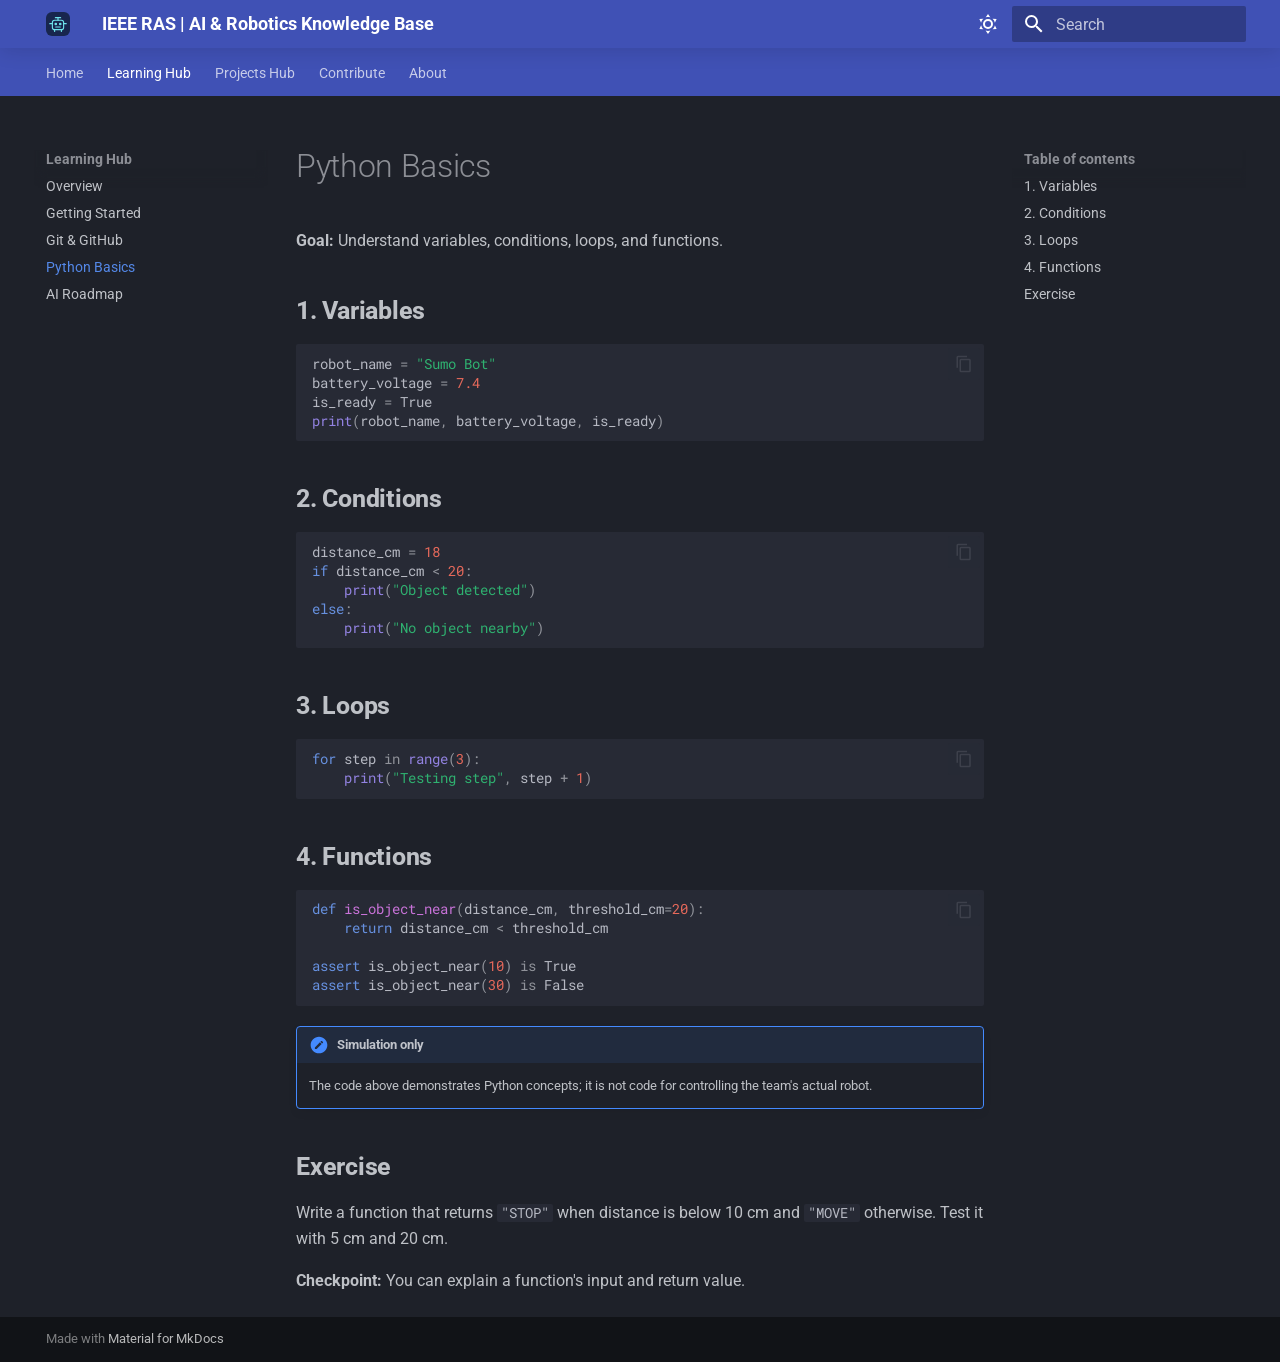
<file: learning/python/index.html>
<!doctype html>
<html lang="en" class="no-js">
  <head>
    
      <meta charset="utf-8">
      <meta name="viewport" content="width=device-width,initial-scale=1">
      
        <meta name="description" content="Learning, building, and documenting AI & Robotics projects">
      
      
        <meta name="author" content="IEEE RAS AI Team">
      
      
      
        <link rel="prev" href="../git/">
      
      
        <link rel="next" href="../ai-roadmap/">
      
      
        
      
      
      <link rel="icon" href="../../assets/logo.svg">
      <meta name="generator" content="mkdocs-1.6.1, mkdocs-material-9.7.7">
    
    
      
        <title>Python Basics - IEEE RAS | AI & Robotics Knowledge Base</title>
      
    
    
      <link rel="stylesheet" href="../../assets/stylesheets/main.ec1eaa64.min.css">
      
        
        <link rel="stylesheet" href="../../assets/stylesheets/palette.ab4e12ef.min.css">
      
      


    
    
      
    
    
      
        
        
        <link rel="preconnect" href="https://fonts.gstatic.com" crossorigin>
        <link rel="stylesheet" href="https://fonts.googleapis.com/css?family=Roboto:300,300i,400,400i,700,700i%7CRoboto+Mono:400,400i,700,700i&display=fallback">
        <style>:root{--md-text-font:"Roboto";--md-code-font:"Roboto Mono"}</style>
      
    
    
      <link rel="stylesheet" href="../../assets/stylesheets/extra.css">
    
    <script>__md_scope=new URL("../..",location),__md_hash=e=>[...e].reduce(((e,_)=>(e<<5)-e+_.charCodeAt(0)),0),__md_get=(e,_=localStorage,t=__md_scope)=>JSON.parse(_.getItem(t.pathname+"."+e)),__md_set=(e,_,t=localStorage,a=__md_scope)=>{try{t.setItem(a.pathname+"."+e,JSON.stringify(_))}catch(e){}}</script>
    
      

    
    
  </head>
  
  
    
    
      
    
    
    
    
    <body dir="ltr" data-md-color-scheme="slate" data-md-color-primary="indigo" data-md-color-accent="cyan">
  
    
    <input class="md-toggle" data-md-toggle="drawer" type="checkbox" id="__drawer" autocomplete="off">
    <input class="md-toggle" data-md-toggle="search" type="checkbox" id="__search" autocomplete="off">
    <label class="md-overlay" for="__drawer"></label>
    <div data-md-component="skip">
      
        
        <a href="#python-basics" class="md-skip">
          Skip to content
        </a>
      
    </div>
    <div data-md-component="announce">
      
    </div>
    
    
      

<header class="md-header" data-md-component="header">
  <nav class="md-header__inner md-grid" aria-label="Header">
    <a href="../.." title="IEEE RAS | AI &amp; Robotics Knowledge Base" class="md-header__button md-logo" aria-label="IEEE RAS | AI & Robotics Knowledge Base" data-md-component="logo">
      
  <img src="../../assets/logo.svg" alt="logo">

    </a>
    <label class="md-header__button md-icon" for="__drawer">
      
      <svg xmlns="http://www.w3.org/2000/svg" viewBox="0 0 24 24"><path d="M3 6h18v2H3zm0 5h18v2H3zm0 5h18v2H3z"/></svg>
    </label>
    <div class="md-header__title" data-md-component="header-title">
      <div class="md-header__ellipsis">
        <div class="md-header__topic">
          <span class="md-ellipsis">
            IEEE RAS | AI & Robotics Knowledge Base
          </span>
        </div>
        <div class="md-header__topic" data-md-component="header-topic">
          <span class="md-ellipsis">
            
              Python Basics
            
          </span>
        </div>
      </div>
    </div>
    
      
        <form class="md-header__option" data-md-component="palette">
  
    
    
    
    <input class="md-option" data-md-color-media="" data-md-color-scheme="slate" data-md-color-primary="indigo" data-md-color-accent="cyan"  aria-label="Switch to light mode"  type="radio" name="__palette" id="__palette_0">
    
      <label class="md-header__button md-icon" title="Switch to light mode" for="__palette_1" hidden>
        <svg xmlns="http://www.w3.org/2000/svg" viewBox="0 0 24 24"><path d="M12 7a5 5 0 0 1 5 5 5 5 0 0 1-5 5 5 5 0 0 1-5-5 5 5 0 0 1 5-5m0 2a3 3 0 0 0-3 3 3 3 0 0 0 3 3 3 3 0 0 0 3-3 3 3 0 0 0-3-3m0-7 2.39 3.42C13.65 5.15 12.84 5 12 5s-1.65.15-2.39.42zM3.34 7l4.16-.35A7.2 7.2 0 0 0 5.94 8.5c-.44.74-.69 1.5-.83 2.29zm.02 10 1.76-3.77a7.131 7.131 0 0 0 2.38 4.14zM20.65 7l-1.77 3.79a7.02 7.02 0 0 0-2.38-4.15zm-.01 10-4.14.36c.59-.51 1.12-1.14 1.54-1.86.42-.73.69-1.5.83-2.29zM12 22l-2.41-3.44c.74.27 1.55.44 2.41.44.82 0 1.63-.17 2.37-.44z"/></svg>
      </label>
    
  
    
    
    
    <input class="md-option" data-md-color-media="" data-md-color-scheme="default" data-md-color-primary="indigo" data-md-color-accent="cyan"  aria-label="Switch to dark mode"  type="radio" name="__palette" id="__palette_1">
    
      <label class="md-header__button md-icon" title="Switch to dark mode" for="__palette_0" hidden>
        <svg xmlns="http://www.w3.org/2000/svg" viewBox="0 0 24 24"><path d="m17.75 4.09-2.53 1.94.91 3.06-2.63-1.81-2.63 1.81.91-3.06-2.53-1.94L12.44 4l1.06-3 1.06 3zm3.5 6.91-1.64 1.25.59 1.98-1.7-1.17-1.7 1.17.59-1.98L15.75 11l2.06-.05L18.5 9l.69 1.95zm-2.28 4.95c.83-.08 1.72 1.1 1.19 1.85-.32.45-.66.87-1.08 1.27C15.17 23 8.84 23 4.94 19.07c-3.91-3.9-3.91-10.24 0-14.14.4-.4.82-.76 1.27-1.08.75-.53 1.93.36 1.85 1.19-.27 2.86.69 5.83 2.89 8.02a9.96 9.96 0 0 0 8.02 2.89m-1.64 2.02a12.08 12.08 0 0 1-7.8-3.47c-2.17-2.19-3.33-5-3.49-7.82-2.81 3.14-2.7 7.96.31 10.98 3.02 3.01 7.84 3.12 10.98.31"/></svg>
      </label>
    
  
</form>
      
    
    
      <script>var palette=__md_get("__palette");if(palette&&palette.color){if("(prefers-color-scheme)"===palette.color.media){var media=matchMedia("(prefers-color-scheme: light)"),input=document.querySelector(media.matches?"[data-md-color-media='(prefers-color-scheme: light)']":"[data-md-color-media='(prefers-color-scheme: dark)']");palette.color.media=input.getAttribute("data-md-color-media"),palette.color.scheme=input.getAttribute("data-md-color-scheme"),palette.color.primary=input.getAttribute("data-md-color-primary"),palette.color.accent=input.getAttribute("data-md-color-accent")}for(var[key,value]of Object.entries(palette.color))document.body.setAttribute("data-md-color-"+key,value)}</script>
    
    
    
      
      
        <label class="md-header__button md-icon" for="__search">
          
          <svg xmlns="http://www.w3.org/2000/svg" viewBox="0 0 24 24"><path d="M9.5 3A6.5 6.5 0 0 1 16 9.5c0 1.61-.59 3.09-1.56 4.23l.27.27h.79l5 5-1.5 1.5-5-5v-.79l-.27-.27A6.52 6.52 0 0 1 9.5 16 6.5 6.5 0 0 1 3 9.5 6.5 6.5 0 0 1 9.5 3m0 2C7 5 5 7 5 9.5S7 14 9.5 14 14 12 14 9.5 12 5 9.5 5"/></svg>
        </label>
        <div class="md-search" data-md-component="search" role="dialog">
  <label class="md-search__overlay" for="__search"></label>
  <div class="md-search__inner" role="search">
    <form class="md-search__form" name="search">
      <input type="text" class="md-search__input" name="query" aria-label="Search" placeholder="Search" autocapitalize="off" autocorrect="off" autocomplete="off" spellcheck="false" data-md-component="search-query" required>
      <label class="md-search__icon md-icon" for="__search">
        
        <svg xmlns="http://www.w3.org/2000/svg" viewBox="0 0 24 24"><path d="M9.5 3A6.5 6.5 0 0 1 16 9.5c0 1.61-.59 3.09-1.56 4.23l.27.27h.79l5 5-1.5 1.5-5-5v-.79l-.27-.27A6.52 6.52 0 0 1 9.5 16 6.5 6.5 0 0 1 3 9.5 6.5 6.5 0 0 1 9.5 3m0 2C7 5 5 7 5 9.5S7 14 9.5 14 14 12 14 9.5 12 5 9.5 5"/></svg>
        
        <svg xmlns="http://www.w3.org/2000/svg" viewBox="0 0 24 24"><path d="M20 11v2H8l5.5 5.5-1.42 1.42L4.16 12l7.92-7.92L13.5 5.5 8 11z"/></svg>
      </label>
      <nav class="md-search__options" aria-label="Search">
        
        <button type="reset" class="md-search__icon md-icon" title="Clear" aria-label="Clear" tabindex="-1">
          
          <svg xmlns="http://www.w3.org/2000/svg" viewBox="0 0 24 24"><path d="M19 6.41 17.59 5 12 10.59 6.41 5 5 6.41 10.59 12 5 17.59 6.41 19 12 13.41 17.59 19 19 17.59 13.41 12z"/></svg>
        </button>
      </nav>
      
        <div class="md-search__suggest" data-md-component="search-suggest"></div>
      
    </form>
    <div class="md-search__output">
      <div class="md-search__scrollwrap" tabindex="0" data-md-scrollfix>
        <div class="md-search-result" data-md-component="search-result">
          <div class="md-search-result__meta">
            Initializing search
          </div>
          <ol class="md-search-result__list" role="presentation"></ol>
        </div>
      </div>
    </div>
  </div>
</div>
      
    
    
  </nav>
  
</header>
    
    <div class="md-container" data-md-component="container">
      
      
        
          
            
<nav class="md-tabs" aria-label="Tabs" data-md-component="tabs">
  <div class="md-grid">
    <ul class="md-tabs__list">
      
        
  
  
  
  
    <li class="md-tabs__item">
      <a href="../.." class="md-tabs__link">
        
  
  
    
  
  Home

      </a>
    </li>
  

      
        
  
  
  
    
  
  
    
    
      <li class="md-tabs__item md-tabs__item--active">
        <a href="../" class="md-tabs__link">
          
  
  
  Learning Hub

        </a>
      </li>
    
  

      
        
  
  
  
  
    
    
      <li class="md-tabs__item">
        <a href="../../projects/" class="md-tabs__link">
          
  
  
  Projects Hub

        </a>
      </li>
    
  

      
        
  
  
  
  
    <li class="md-tabs__item">
      <a href="../../contribute/" class="md-tabs__link">
        
  
  
    
  
  Contribute

      </a>
    </li>
  

      
        
  
  
  
  
    <li class="md-tabs__item">
      <a href="../../about/" class="md-tabs__link">
        
  
  
    
  
  About

      </a>
    </li>
  

      
    </ul>
  </div>
</nav>
          
        
      
      <main class="md-main" data-md-component="main">
        <div class="md-main__inner md-grid">
          
            
              
              <div class="md-sidebar md-sidebar--primary" data-md-component="sidebar" data-md-type="navigation" >
                <div class="md-sidebar__scrollwrap">
                  <div class="md-sidebar__inner">
                    


  


<nav class="md-nav md-nav--primary md-nav--lifted" aria-label="Navigation" data-md-level="0">
  <label class="md-nav__title" for="__drawer">
    <a href="../.." title="IEEE RAS | AI &amp; Robotics Knowledge Base" class="md-nav__button md-logo" aria-label="IEEE RAS | AI & Robotics Knowledge Base" data-md-component="logo">
      
  <img src="../../assets/logo.svg" alt="logo">

    </a>
    IEEE RAS | AI & Robotics Knowledge Base
  </label>
  
  <ul class="md-nav__list" data-md-scrollfix>
    
      
      
  
  
  
  
    <li class="md-nav__item">
      <a href="../.." class="md-nav__link">
        
  
  
  <span class="md-ellipsis">
    
  
    Home
  

    
  </span>
  
  

      </a>
    </li>
  

    
      
      
  
  
    
  
  
  
    
    
    
    
      
        
        
      
      
        
      
    
    
    <li class="md-nav__item md-nav__item--active md-nav__item--section md-nav__item--nested">
      
        
        
        <input class="md-nav__toggle md-toggle " type="checkbox" id="__nav_2" checked>
        
          
          <label class="md-nav__link" for="__nav_2" id="__nav_2_label" tabindex="">
            
  
  
  <span class="md-ellipsis">
    
  
    Learning Hub
  

    
  </span>
  
  

            <span class="md-nav__icon md-icon"></span>
          </label>
        
        <nav class="md-nav" data-md-level="1" aria-labelledby="__nav_2_label" aria-expanded="true">
          <label class="md-nav__title" for="__nav_2">
            <span class="md-nav__icon md-icon"></span>
            
  
    Learning Hub
  

          </label>
          <ul class="md-nav__list" data-md-scrollfix>
            
              
                
  
  
  
  
    <li class="md-nav__item">
      <a href="../" class="md-nav__link">
        
  
  
  <span class="md-ellipsis">
    
  
    Overview
  

    
  </span>
  
  

      </a>
    </li>
  

              
            
              
                
  
  
  
  
    <li class="md-nav__item">
      <a href="../getting-started/" class="md-nav__link">
        
  
  
  <span class="md-ellipsis">
    
  
    Getting Started
  

    
  </span>
  
  

      </a>
    </li>
  

              
            
              
                
  
  
  
  
    <li class="md-nav__item">
      <a href="../git/" class="md-nav__link">
        
  
  
  <span class="md-ellipsis">
    
  
    Git & GitHub
  

    
  </span>
  
  

      </a>
    </li>
  

              
            
              
                
  
  
    
  
  
  
    <li class="md-nav__item md-nav__item--active">
      
      <input class="md-nav__toggle md-toggle" type="checkbox" id="__toc">
      
      
        
      
      
        <label class="md-nav__link md-nav__link--active" for="__toc">
          
  
  
  <span class="md-ellipsis">
    
  
    Python Basics
  

    
  </span>
  
  

          <span class="md-nav__icon md-icon"></span>
        </label>
      
      <a href="./" class="md-nav__link md-nav__link--active">
        
  
  
  <span class="md-ellipsis">
    
  
    Python Basics
  

    
  </span>
  
  

      </a>
      
        

<nav class="md-nav md-nav--secondary" aria-label="Table of contents">
  
  
  
    
  
  
    <label class="md-nav__title" for="__toc">
      <span class="md-nav__icon md-icon"></span>
      Table of contents
    </label>
    <ul class="md-nav__list" data-md-component="toc" data-md-scrollfix>
      
        <li class="md-nav__item">
  <a href="#1-variables" class="md-nav__link">
    <span class="md-ellipsis">
      
        1. Variables
      
    </span>
  </a>
  
</li>
      
        <li class="md-nav__item">
  <a href="#2-conditions" class="md-nav__link">
    <span class="md-ellipsis">
      
        2. Conditions
      
    </span>
  </a>
  
</li>
      
        <li class="md-nav__item">
  <a href="#3-loops" class="md-nav__link">
    <span class="md-ellipsis">
      
        3. Loops
      
    </span>
  </a>
  
</li>
      
        <li class="md-nav__item">
  <a href="#4-functions" class="md-nav__link">
    <span class="md-ellipsis">
      
        4. Functions
      
    </span>
  </a>
  
</li>
      
        <li class="md-nav__item">
  <a href="#exercise" class="md-nav__link">
    <span class="md-ellipsis">
      
        Exercise
      
    </span>
  </a>
  
</li>
      
    </ul>
  
</nav>
      
    </li>
  

              
            
              
                
  
  
  
  
    <li class="md-nav__item">
      <a href="../ai-roadmap/" class="md-nav__link">
        
  
  
  <span class="md-ellipsis">
    
  
    AI Roadmap
  

    
  </span>
  
  

      </a>
    </li>
  

              
            
          </ul>
        </nav>
      
    </li>
  

    
      
      
  
  
  
  
    
    
    
    
      
      
        
      
    
    
    <li class="md-nav__item md-nav__item--nested">
      
        
        
        <input class="md-nav__toggle md-toggle " type="checkbox" id="__nav_3" >
        
          
          <label class="md-nav__link" for="__nav_3" id="__nav_3_label" tabindex="0">
            
  
  
  <span class="md-ellipsis">
    
  
    Projects Hub
  

    
  </span>
  
  

            <span class="md-nav__icon md-icon"></span>
          </label>
        
        <nav class="md-nav" data-md-level="1" aria-labelledby="__nav_3_label" aria-expanded="false">
          <label class="md-nav__title" for="__nav_3">
            <span class="md-nav__icon md-icon"></span>
            
  
    Projects Hub
  

          </label>
          <ul class="md-nav__list" data-md-scrollfix>
            
              
                
  
  
  
  
    <li class="md-nav__item">
      <a href="../../projects/" class="md-nav__link">
        
  
  
  <span class="md-ellipsis">
    
  
    Overview
  

    
  </span>
  
  

      </a>
    </li>
  

              
            
              
                
  
  
  
  
    <li class="md-nav__item">
      <a href="../../projects/sumo/" class="md-nav__link">
        
  
  
  <span class="md-ellipsis">
    
  
    Sumo Robot
  

    
  </span>
  
  

      </a>
    </li>
  

              
            
              
                
  
  
  
  
    <li class="md-nav__item">
      <a href="../../projects/template/" class="md-nav__link">
        
  
  
  <span class="md-ellipsis">
    
  
    Project Template
  

    
  </span>
  
  

      </a>
    </li>
  

              
            
          </ul>
        </nav>
      
    </li>
  

    
      
      
  
  
  
  
    <li class="md-nav__item">
      <a href="../../contribute/" class="md-nav__link">
        
  
  
  <span class="md-ellipsis">
    
  
    Contribute
  

    
  </span>
  
  

      </a>
    </li>
  

    
      
      
  
  
  
  
    <li class="md-nav__item">
      <a href="../../about/" class="md-nav__link">
        
  
  
  <span class="md-ellipsis">
    
  
    About
  

    
  </span>
  
  

      </a>
    </li>
  

    
  </ul>
</nav>
                  </div>
                </div>
              </div>
            
            
              
              <div class="md-sidebar md-sidebar--secondary" data-md-component="sidebar" data-md-type="toc" >
                <div class="md-sidebar__scrollwrap">
                  <div class="md-sidebar__inner">
                    

<nav class="md-nav md-nav--secondary" aria-label="Table of contents">
  
  
  
    
  
  
    <label class="md-nav__title" for="__toc">
      <span class="md-nav__icon md-icon"></span>
      Table of contents
    </label>
    <ul class="md-nav__list" data-md-component="toc" data-md-scrollfix>
      
        <li class="md-nav__item">
  <a href="#1-variables" class="md-nav__link">
    <span class="md-ellipsis">
      
        1. Variables
      
    </span>
  </a>
  
</li>
      
        <li class="md-nav__item">
  <a href="#2-conditions" class="md-nav__link">
    <span class="md-ellipsis">
      
        2. Conditions
      
    </span>
  </a>
  
</li>
      
        <li class="md-nav__item">
  <a href="#3-loops" class="md-nav__link">
    <span class="md-ellipsis">
      
        3. Loops
      
    </span>
  </a>
  
</li>
      
        <li class="md-nav__item">
  <a href="#4-functions" class="md-nav__link">
    <span class="md-ellipsis">
      
        4. Functions
      
    </span>
  </a>
  
</li>
      
        <li class="md-nav__item">
  <a href="#exercise" class="md-nav__link">
    <span class="md-ellipsis">
      
        Exercise
      
    </span>
  </a>
  
</li>
      
    </ul>
  
</nav>
                  </div>
                </div>
              </div>
            
          
          
            <div class="md-content" data-md-component="content">
              
              <article class="md-content__inner md-typeset">
                
                  



<h1 id="python-basics">Python Basics</h1>
<p><strong>Goal:</strong> Understand variables, conditions, loops, and functions.</p>
<h2 id="1-variables">1. Variables</h2>
<div class="highlight"><pre><span></span><code><span class="n">robot_name</span> <span class="o">=</span> <span class="s2">"Sumo Bot"</span>
<span class="n">battery_voltage</span> <span class="o">=</span> <span class="mf">7.4</span>
<span class="n">is_ready</span> <span class="o">=</span> <span class="kc">True</span>
<span class="nb">print</span><span class="p">(</span><span class="n">robot_name</span><span class="p">,</span> <span class="n">battery_voltage</span><span class="p">,</span> <span class="n">is_ready</span><span class="p">)</span>
</code></pre></div>
<h2 id="2-conditions">2. Conditions</h2>
<div class="highlight"><pre><span></span><code><span class="n">distance_cm</span> <span class="o">=</span> <span class="mi">18</span>
<span class="k">if</span> <span class="n">distance_cm</span> <span class="o">&lt;</span> <span class="mi">20</span><span class="p">:</span>
    <span class="nb">print</span><span class="p">(</span><span class="s2">"Object detected"</span><span class="p">)</span>
<span class="k">else</span><span class="p">:</span>
    <span class="nb">print</span><span class="p">(</span><span class="s2">"No object nearby"</span><span class="p">)</span>
</code></pre></div>
<h2 id="3-loops">3. Loops</h2>
<div class="highlight"><pre><span></span><code><span class="k">for</span> <span class="n">step</span> <span class="ow">in</span> <span class="nb">range</span><span class="p">(</span><span class="mi">3</span><span class="p">):</span>
    <span class="nb">print</span><span class="p">(</span><span class="s2">"Testing step"</span><span class="p">,</span> <span class="n">step</span> <span class="o">+</span> <span class="mi">1</span><span class="p">)</span>
</code></pre></div>
<h2 id="4-functions">4. Functions</h2>
<div class="highlight"><pre><span></span><code><span class="k">def</span><span class="w"> </span><span class="nf">is_object_near</span><span class="p">(</span><span class="n">distance_cm</span><span class="p">,</span> <span class="n">threshold_cm</span><span class="o">=</span><span class="mi">20</span><span class="p">):</span>
    <span class="k">return</span> <span class="n">distance_cm</span> <span class="o">&lt;</span> <span class="n">threshold_cm</span>

<span class="k">assert</span> <span class="n">is_object_near</span><span class="p">(</span><span class="mi">10</span><span class="p">)</span> <span class="ow">is</span> <span class="kc">True</span>
<span class="k">assert</span> <span class="n">is_object_near</span><span class="p">(</span><span class="mi">30</span><span class="p">)</span> <span class="ow">is</span> <span class="kc">False</span>
</code></pre></div>
<div class="admonition note">
<p class="admonition-title">Simulation only</p>
<p>The code above demonstrates Python concepts; it is not code for controlling the team's actual robot.</p>
</div>
<h2 id="exercise">Exercise</h2>
<p>Write a function that returns <code>"STOP"</code> when distance is below 10 cm and <code>"MOVE"</code> otherwise. Test it with 5 cm and 20 cm.</p>
<p><strong>Checkpoint:</strong> You can explain a function's input and return value.</p>












                
              </article>
            </div>
          
          
<script>var target=document.getElementById(location.hash.slice(1));target&&target.name&&(target.checked=target.name.startsWith("__tabbed_"))</script>
        </div>
        
          <button type="button" class="md-top md-icon" data-md-component="top" hidden>
  
  <svg xmlns="http://www.w3.org/2000/svg" viewBox="0 0 24 24"><path d="M13 20h-2V8l-5.5 5.5-1.42-1.42L12 4.16l7.92 7.92-1.42 1.42L13 8z"/></svg>
  Back to top
</button>
        
      </main>
      
        <footer class="md-footer">
  
  <div class="md-footer-meta md-typeset">
    <div class="md-footer-meta__inner md-grid">
      <div class="md-copyright">
  
  
    Made with
    <a href="https://squidfunk.github.io/mkdocs-material/" target="_blank" rel="noopener">
      Material for MkDocs
    </a>
  
</div>
      
    </div>
  </div>
</footer>
      
    </div>
    <div class="md-dialog" data-md-component="dialog">
      <div class="md-dialog__inner md-typeset"></div>
    </div>
    
    
    
      
      
      <script id="__config" type="application/json">{"annotate": null, "base": "../..", "features": ["navigation.tabs", "navigation.sections", "navigation.top", "content.code.copy", "search.suggest", "search.highlight"], "search": "../../assets/javascripts/workers/search.2c215733.min.js", "tags": null, "translations": {"clipboard.copied": "Copied to clipboard", "clipboard.copy": "Copy to clipboard", "search.result.more.one": "1 more on this page", "search.result.more.other": "# more on this page", "search.result.none": "No matching documents", "search.result.one": "1 matching document", "search.result.other": "# matching documents", "search.result.placeholder": "Type to start searching", "search.result.term.missing": "Missing", "select.version": "Select version"}, "version": null}</script>
    
    
      <script src="../../assets/javascripts/bundle.d7400e89.min.js"></script>
      
    
  </body>
</html>
</file>
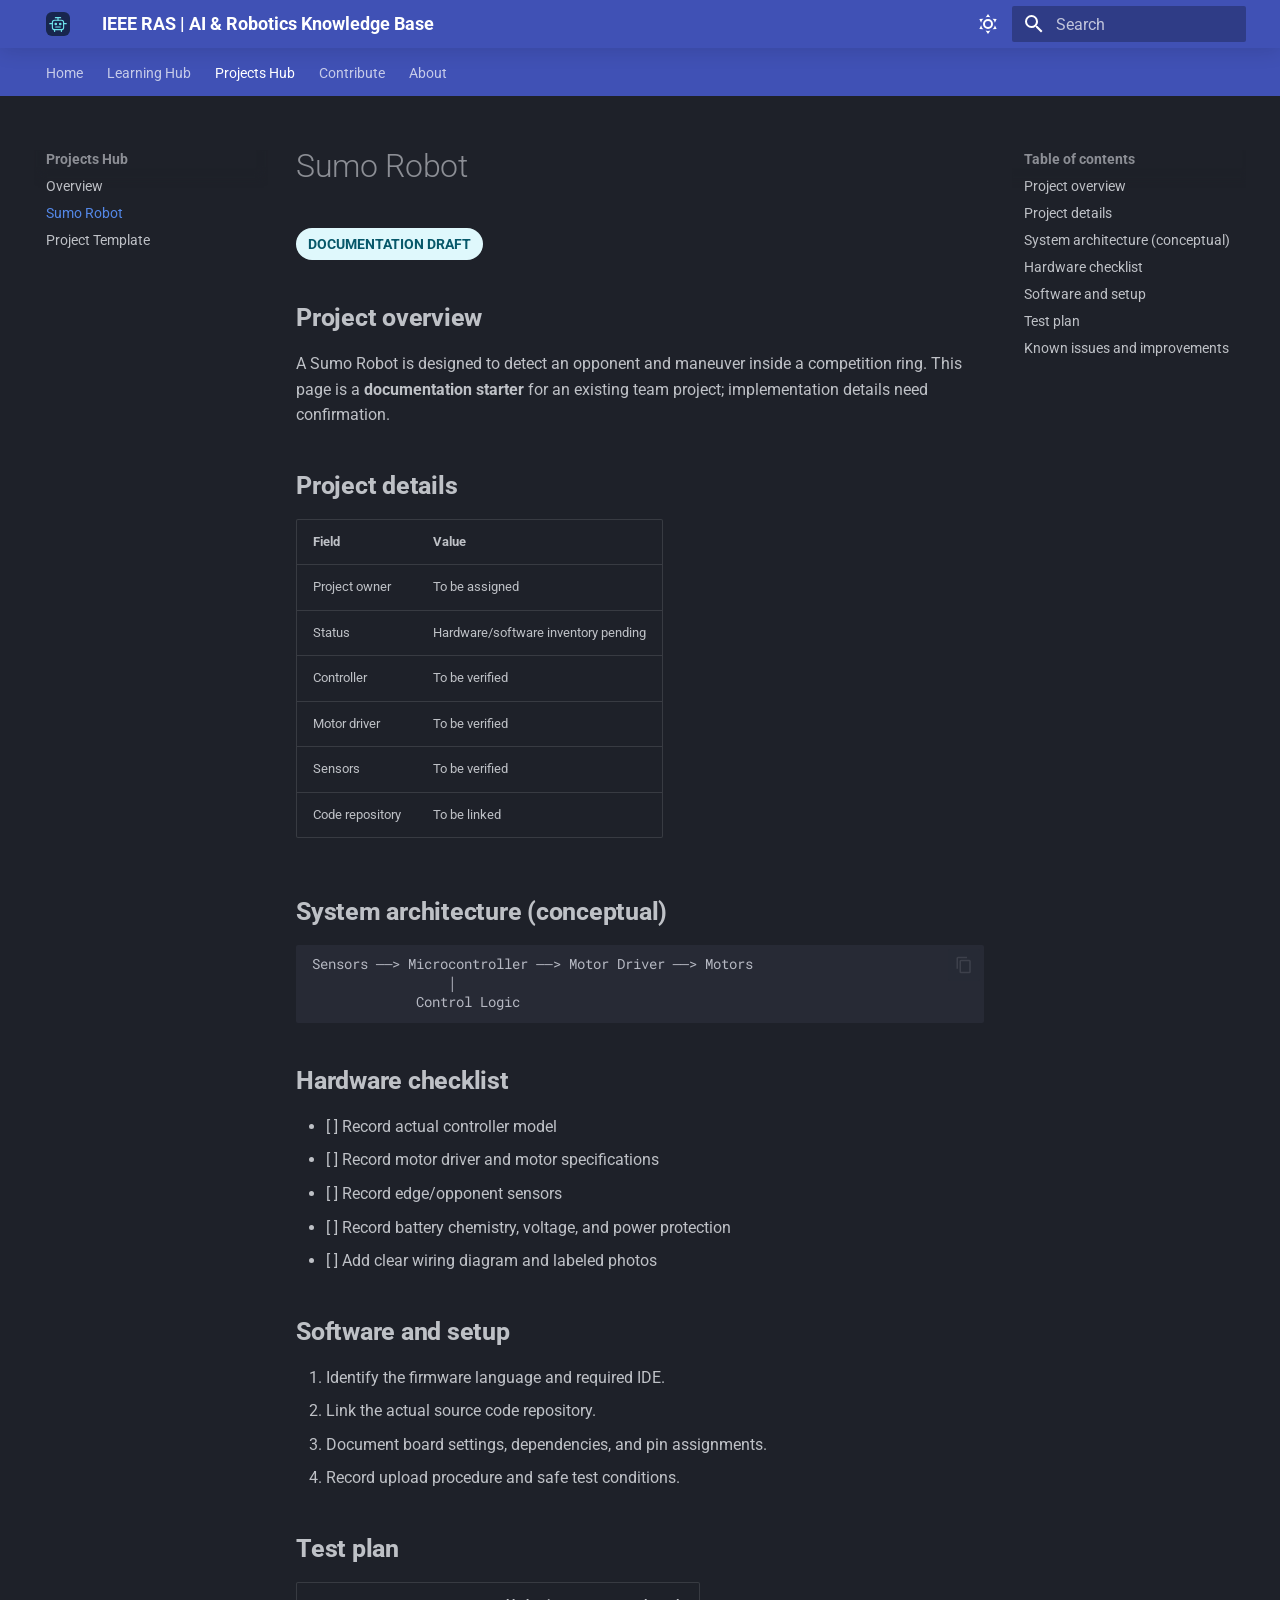
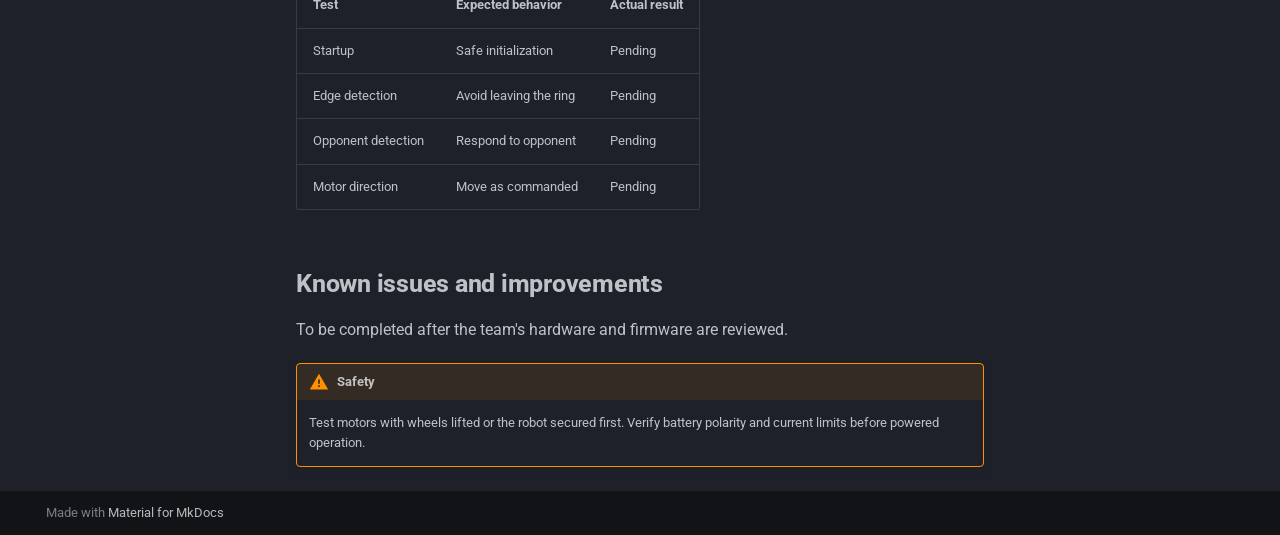
<file: projects/sumo/index.html>
<!doctype html>
<html lang="en" class="no-js">
  <head>
    
      <meta charset="utf-8">
      <meta name="viewport" content="width=device-width,initial-scale=1">
      
        <meta name="description" content="Learning, building, and documenting AI & Robotics projects">
      
      
        <meta name="author" content="IEEE RAS AI Team">
      
      
      
        <link rel="prev" href="../">
      
      
        <link rel="next" href="../template/">
      
      
        
      
      
      <link rel="icon" href="../../assets/logo.svg">
      <meta name="generator" content="mkdocs-1.6.1, mkdocs-material-9.7.7">
    
    
      
        <title>Sumo Robot - IEEE RAS | AI & Robotics Knowledge Base</title>
      
    
    
      <link rel="stylesheet" href="../../assets/stylesheets/main.ec1eaa64.min.css">
      
        
        <link rel="stylesheet" href="../../assets/stylesheets/palette.ab4e12ef.min.css">
      
      


    
    
      
    
    
      
        
        
        <link rel="preconnect" href="https://fonts.gstatic.com" crossorigin>
        <link rel="stylesheet" href="https://fonts.googleapis.com/css?family=Roboto:300,300i,400,400i,700,700i%7CRoboto+Mono:400,400i,700,700i&display=fallback">
        <style>:root{--md-text-font:"Roboto";--md-code-font:"Roboto Mono"}</style>
      
    
    
      <link rel="stylesheet" href="../../assets/stylesheets/extra.css">
    
    <script>__md_scope=new URL("../..",location),__md_hash=e=>[...e].reduce(((e,_)=>(e<<5)-e+_.charCodeAt(0)),0),__md_get=(e,_=localStorage,t=__md_scope)=>JSON.parse(_.getItem(t.pathname+"."+e)),__md_set=(e,_,t=localStorage,a=__md_scope)=>{try{t.setItem(a.pathname+"."+e,JSON.stringify(_))}catch(e){}}</script>
    
      

    
    
  </head>
  
  
    
    
      
    
    
    
    
    <body dir="ltr" data-md-color-scheme="slate" data-md-color-primary="indigo" data-md-color-accent="cyan">
  
    
    <input class="md-toggle" data-md-toggle="drawer" type="checkbox" id="__drawer" autocomplete="off">
    <input class="md-toggle" data-md-toggle="search" type="checkbox" id="__search" autocomplete="off">
    <label class="md-overlay" for="__drawer"></label>
    <div data-md-component="skip">
      
        
        <a href="#sumo-robot" class="md-skip">
          Skip to content
        </a>
      
    </div>
    <div data-md-component="announce">
      
    </div>
    
    
      

<header class="md-header" data-md-component="header">
  <nav class="md-header__inner md-grid" aria-label="Header">
    <a href="../.." title="IEEE RAS | AI &amp; Robotics Knowledge Base" class="md-header__button md-logo" aria-label="IEEE RAS | AI & Robotics Knowledge Base" data-md-component="logo">
      
  <img src="../../assets/logo.svg" alt="logo">

    </a>
    <label class="md-header__button md-icon" for="__drawer">
      
      <svg xmlns="http://www.w3.org/2000/svg" viewBox="0 0 24 24"><path d="M3 6h18v2H3zm0 5h18v2H3zm0 5h18v2H3z"/></svg>
    </label>
    <div class="md-header__title" data-md-component="header-title">
      <div class="md-header__ellipsis">
        <div class="md-header__topic">
          <span class="md-ellipsis">
            IEEE RAS | AI & Robotics Knowledge Base
          </span>
        </div>
        <div class="md-header__topic" data-md-component="header-topic">
          <span class="md-ellipsis">
            
              Sumo Robot
            
          </span>
        </div>
      </div>
    </div>
    
      
        <form class="md-header__option" data-md-component="palette">
  
    
    
    
    <input class="md-option" data-md-color-media="" data-md-color-scheme="slate" data-md-color-primary="indigo" data-md-color-accent="cyan"  aria-label="Switch to light mode"  type="radio" name="__palette" id="__palette_0">
    
      <label class="md-header__button md-icon" title="Switch to light mode" for="__palette_1" hidden>
        <svg xmlns="http://www.w3.org/2000/svg" viewBox="0 0 24 24"><path d="M12 7a5 5 0 0 1 5 5 5 5 0 0 1-5 5 5 5 0 0 1-5-5 5 5 0 0 1 5-5m0 2a3 3 0 0 0-3 3 3 3 0 0 0 3 3 3 3 0 0 0 3-3 3 3 0 0 0-3-3m0-7 2.39 3.42C13.65 5.15 12.84 5 12 5s-1.65.15-2.39.42zM3.34 7l4.16-.35A7.2 7.2 0 0 0 5.94 8.5c-.44.74-.69 1.5-.83 2.29zm.02 10 1.76-3.77a7.131 7.131 0 0 0 2.38 4.14zM20.65 7l-1.77 3.79a7.02 7.02 0 0 0-2.38-4.15zm-.01 10-4.14.36c.59-.51 1.12-1.14 1.54-1.86.42-.73.69-1.5.83-2.29zM12 22l-2.41-3.44c.74.27 1.55.44 2.41.44.82 0 1.63-.17 2.37-.44z"/></svg>
      </label>
    
  
    
    
    
    <input class="md-option" data-md-color-media="" data-md-color-scheme="default" data-md-color-primary="indigo" data-md-color-accent="cyan"  aria-label="Switch to dark mode"  type="radio" name="__palette" id="__palette_1">
    
      <label class="md-header__button md-icon" title="Switch to dark mode" for="__palette_0" hidden>
        <svg xmlns="http://www.w3.org/2000/svg" viewBox="0 0 24 24"><path d="m17.75 4.09-2.53 1.94.91 3.06-2.63-1.81-2.63 1.81.91-3.06-2.53-1.94L12.44 4l1.06-3 1.06 3zm3.5 6.91-1.64 1.25.59 1.98-1.7-1.17-1.7 1.17.59-1.98L15.75 11l2.06-.05L18.5 9l.69 1.95zm-2.28 4.95c.83-.08 1.72 1.1 1.19 1.85-.32.45-.66.87-1.08 1.27C15.17 23 8.84 23 4.94 19.07c-3.91-3.9-3.91-10.24 0-14.14.4-.4.82-.76 1.27-1.08.75-.53 1.93.36 1.85 1.19-.27 2.86.69 5.83 2.89 8.02a9.96 9.96 0 0 0 8.02 2.89m-1.64 2.02a12.08 12.08 0 0 1-7.8-3.47c-2.17-2.19-3.33-5-3.49-7.82-2.81 3.14-2.7 7.96.31 10.98 3.02 3.01 7.84 3.12 10.98.31"/></svg>
      </label>
    
  
</form>
      
    
    
      <script>var palette=__md_get("__palette");if(palette&&palette.color){if("(prefers-color-scheme)"===palette.color.media){var media=matchMedia("(prefers-color-scheme: light)"),input=document.querySelector(media.matches?"[data-md-color-media='(prefers-color-scheme: light)']":"[data-md-color-media='(prefers-color-scheme: dark)']");palette.color.media=input.getAttribute("data-md-color-media"),palette.color.scheme=input.getAttribute("data-md-color-scheme"),palette.color.primary=input.getAttribute("data-md-color-primary"),palette.color.accent=input.getAttribute("data-md-color-accent")}for(var[key,value]of Object.entries(palette.color))document.body.setAttribute("data-md-color-"+key,value)}</script>
    
    
    
      
      
        <label class="md-header__button md-icon" for="__search">
          
          <svg xmlns="http://www.w3.org/2000/svg" viewBox="0 0 24 24"><path d="M9.5 3A6.5 6.5 0 0 1 16 9.5c0 1.61-.59 3.09-1.56 4.23l.27.27h.79l5 5-1.5 1.5-5-5v-.79l-.27-.27A6.52 6.52 0 0 1 9.5 16 6.5 6.5 0 0 1 3 9.5 6.5 6.5 0 0 1 9.5 3m0 2C7 5 5 7 5 9.5S7 14 9.5 14 14 12 14 9.5 12 5 9.5 5"/></svg>
        </label>
        <div class="md-search" data-md-component="search" role="dialog">
  <label class="md-search__overlay" for="__search"></label>
  <div class="md-search__inner" role="search">
    <form class="md-search__form" name="search">
      <input type="text" class="md-search__input" name="query" aria-label="Search" placeholder="Search" autocapitalize="off" autocorrect="off" autocomplete="off" spellcheck="false" data-md-component="search-query" required>
      <label class="md-search__icon md-icon" for="__search">
        
        <svg xmlns="http://www.w3.org/2000/svg" viewBox="0 0 24 24"><path d="M9.5 3A6.5 6.5 0 0 1 16 9.5c0 1.61-.59 3.09-1.56 4.23l.27.27h.79l5 5-1.5 1.5-5-5v-.79l-.27-.27A6.52 6.52 0 0 1 9.5 16 6.5 6.5 0 0 1 3 9.5 6.5 6.5 0 0 1 9.5 3m0 2C7 5 5 7 5 9.5S7 14 9.5 14 14 12 14 9.5 12 5 9.5 5"/></svg>
        
        <svg xmlns="http://www.w3.org/2000/svg" viewBox="0 0 24 24"><path d="M20 11v2H8l5.5 5.5-1.42 1.42L4.16 12l7.92-7.92L13.5 5.5 8 11z"/></svg>
      </label>
      <nav class="md-search__options" aria-label="Search">
        
        <button type="reset" class="md-search__icon md-icon" title="Clear" aria-label="Clear" tabindex="-1">
          
          <svg xmlns="http://www.w3.org/2000/svg" viewBox="0 0 24 24"><path d="M19 6.41 17.59 5 12 10.59 6.41 5 5 6.41 10.59 12 5 17.59 6.41 19 12 13.41 17.59 19 19 17.59 13.41 12z"/></svg>
        </button>
      </nav>
      
        <div class="md-search__suggest" data-md-component="search-suggest"></div>
      
    </form>
    <div class="md-search__output">
      <div class="md-search__scrollwrap" tabindex="0" data-md-scrollfix>
        <div class="md-search-result" data-md-component="search-result">
          <div class="md-search-result__meta">
            Initializing search
          </div>
          <ol class="md-search-result__list" role="presentation"></ol>
        </div>
      </div>
    </div>
  </div>
</div>
      
    
    
  </nav>
  
</header>
    
    <div class="md-container" data-md-component="container">
      
      
        
          
            
<nav class="md-tabs" aria-label="Tabs" data-md-component="tabs">
  <div class="md-grid">
    <ul class="md-tabs__list">
      
        
  
  
  
  
    <li class="md-tabs__item">
      <a href="../.." class="md-tabs__link">
        
  
  
    
  
  Home

      </a>
    </li>
  

      
        
  
  
  
  
    
    
      <li class="md-tabs__item">
        <a href="../../learning/" class="md-tabs__link">
          
  
  
  Learning Hub

        </a>
      </li>
    
  

      
        
  
  
  
    
  
  
    
    
      <li class="md-tabs__item md-tabs__item--active">
        <a href="../" class="md-tabs__link">
          
  
  
  Projects Hub

        </a>
      </li>
    
  

      
        
  
  
  
  
    <li class="md-tabs__item">
      <a href="../../contribute/" class="md-tabs__link">
        
  
  
    
  
  Contribute

      </a>
    </li>
  

      
        
  
  
  
  
    <li class="md-tabs__item">
      <a href="../../about/" class="md-tabs__link">
        
  
  
    
  
  About

      </a>
    </li>
  

      
    </ul>
  </div>
</nav>
          
        
      
      <main class="md-main" data-md-component="main">
        <div class="md-main__inner md-grid">
          
            
              
              <div class="md-sidebar md-sidebar--primary" data-md-component="sidebar" data-md-type="navigation" >
                <div class="md-sidebar__scrollwrap">
                  <div class="md-sidebar__inner">
                    


  


<nav class="md-nav md-nav--primary md-nav--lifted" aria-label="Navigation" data-md-level="0">
  <label class="md-nav__title" for="__drawer">
    <a href="../.." title="IEEE RAS | AI &amp; Robotics Knowledge Base" class="md-nav__button md-logo" aria-label="IEEE RAS | AI & Robotics Knowledge Base" data-md-component="logo">
      
  <img src="../../assets/logo.svg" alt="logo">

    </a>
    IEEE RAS | AI & Robotics Knowledge Base
  </label>
  
  <ul class="md-nav__list" data-md-scrollfix>
    
      
      
  
  
  
  
    <li class="md-nav__item">
      <a href="../.." class="md-nav__link">
        
  
  
  <span class="md-ellipsis">
    
  
    Home
  

    
  </span>
  
  

      </a>
    </li>
  

    
      
      
  
  
  
  
    
    
    
    
      
      
        
      
    
    
    <li class="md-nav__item md-nav__item--nested">
      
        
        
        <input class="md-nav__toggle md-toggle " type="checkbox" id="__nav_2" >
        
          
          <label class="md-nav__link" for="__nav_2" id="__nav_2_label" tabindex="0">
            
  
  
  <span class="md-ellipsis">
    
  
    Learning Hub
  

    
  </span>
  
  

            <span class="md-nav__icon md-icon"></span>
          </label>
        
        <nav class="md-nav" data-md-level="1" aria-labelledby="__nav_2_label" aria-expanded="false">
          <label class="md-nav__title" for="__nav_2">
            <span class="md-nav__icon md-icon"></span>
            
  
    Learning Hub
  

          </label>
          <ul class="md-nav__list" data-md-scrollfix>
            
              
                
  
  
  
  
    <li class="md-nav__item">
      <a href="../../learning/" class="md-nav__link">
        
  
  
  <span class="md-ellipsis">
    
  
    Overview
  

    
  </span>
  
  

      </a>
    </li>
  

              
            
              
                
  
  
  
  
    <li class="md-nav__item">
      <a href="../../learning/getting-started/" class="md-nav__link">
        
  
  
  <span class="md-ellipsis">
    
  
    Getting Started
  

    
  </span>
  
  

      </a>
    </li>
  

              
            
              
                
  
  
  
  
    <li class="md-nav__item">
      <a href="../../learning/git/" class="md-nav__link">
        
  
  
  <span class="md-ellipsis">
    
  
    Git & GitHub
  

    
  </span>
  
  

      </a>
    </li>
  

              
            
              
                
  
  
  
  
    <li class="md-nav__item">
      <a href="../../learning/python/" class="md-nav__link">
        
  
  
  <span class="md-ellipsis">
    
  
    Python Basics
  

    
  </span>
  
  

      </a>
    </li>
  

              
            
              
                
  
  
  
  
    <li class="md-nav__item">
      <a href="../../learning/ai-roadmap/" class="md-nav__link">
        
  
  
  <span class="md-ellipsis">
    
  
    AI Roadmap
  

    
  </span>
  
  

      </a>
    </li>
  

              
            
          </ul>
        </nav>
      
    </li>
  

    
      
      
  
  
    
  
  
  
    
    
    
    
      
        
        
      
      
        
      
    
    
    <li class="md-nav__item md-nav__item--active md-nav__item--section md-nav__item--nested">
      
        
        
        <input class="md-nav__toggle md-toggle " type="checkbox" id="__nav_3" checked>
        
          
          <label class="md-nav__link" for="__nav_3" id="__nav_3_label" tabindex="">
            
  
  
  <span class="md-ellipsis">
    
  
    Projects Hub
  

    
  </span>
  
  

            <span class="md-nav__icon md-icon"></span>
          </label>
        
        <nav class="md-nav" data-md-level="1" aria-labelledby="__nav_3_label" aria-expanded="true">
          <label class="md-nav__title" for="__nav_3">
            <span class="md-nav__icon md-icon"></span>
            
  
    Projects Hub
  

          </label>
          <ul class="md-nav__list" data-md-scrollfix>
            
              
                
  
  
  
  
    <li class="md-nav__item">
      <a href="../" class="md-nav__link">
        
  
  
  <span class="md-ellipsis">
    
  
    Overview
  

    
  </span>
  
  

      </a>
    </li>
  

              
            
              
                
  
  
    
  
  
  
    <li class="md-nav__item md-nav__item--active">
      
      <input class="md-nav__toggle md-toggle" type="checkbox" id="__toc">
      
      
        
      
      
        <label class="md-nav__link md-nav__link--active" for="__toc">
          
  
  
  <span class="md-ellipsis">
    
  
    Sumo Robot
  

    
  </span>
  
  

          <span class="md-nav__icon md-icon"></span>
        </label>
      
      <a href="./" class="md-nav__link md-nav__link--active">
        
  
  
  <span class="md-ellipsis">
    
  
    Sumo Robot
  

    
  </span>
  
  

      </a>
      
        

<nav class="md-nav md-nav--secondary" aria-label="Table of contents">
  
  
  
    
  
  
    <label class="md-nav__title" for="__toc">
      <span class="md-nav__icon md-icon"></span>
      Table of contents
    </label>
    <ul class="md-nav__list" data-md-component="toc" data-md-scrollfix>
      
        <li class="md-nav__item">
  <a href="#project-overview" class="md-nav__link">
    <span class="md-ellipsis">
      
        Project overview
      
    </span>
  </a>
  
</li>
      
        <li class="md-nav__item">
  <a href="#project-details" class="md-nav__link">
    <span class="md-ellipsis">
      
        Project details
      
    </span>
  </a>
  
</li>
      
        <li class="md-nav__item">
  <a href="#system-architecture-conceptual" class="md-nav__link">
    <span class="md-ellipsis">
      
        System architecture (conceptual)
      
    </span>
  </a>
  
</li>
      
        <li class="md-nav__item">
  <a href="#hardware-checklist" class="md-nav__link">
    <span class="md-ellipsis">
      
        Hardware checklist
      
    </span>
  </a>
  
</li>
      
        <li class="md-nav__item">
  <a href="#software-and-setup" class="md-nav__link">
    <span class="md-ellipsis">
      
        Software and setup
      
    </span>
  </a>
  
</li>
      
        <li class="md-nav__item">
  <a href="#test-plan" class="md-nav__link">
    <span class="md-ellipsis">
      
        Test plan
      
    </span>
  </a>
  
</li>
      
        <li class="md-nav__item">
  <a href="#known-issues-and-improvements" class="md-nav__link">
    <span class="md-ellipsis">
      
        Known issues and improvements
      
    </span>
  </a>
  
</li>
      
    </ul>
  
</nav>
      
    </li>
  

              
            
              
                
  
  
  
  
    <li class="md-nav__item">
      <a href="../template/" class="md-nav__link">
        
  
  
  <span class="md-ellipsis">
    
  
    Project Template
  

    
  </span>
  
  

      </a>
    </li>
  

              
            
          </ul>
        </nav>
      
    </li>
  

    
      
      
  
  
  
  
    <li class="md-nav__item">
      <a href="../../contribute/" class="md-nav__link">
        
  
  
  <span class="md-ellipsis">
    
  
    Contribute
  

    
  </span>
  
  

      </a>
    </li>
  

    
      
      
  
  
  
  
    <li class="md-nav__item">
      <a href="../../about/" class="md-nav__link">
        
  
  
  <span class="md-ellipsis">
    
  
    About
  

    
  </span>
  
  

      </a>
    </li>
  

    
  </ul>
</nav>
                  </div>
                </div>
              </div>
            
            
              
              <div class="md-sidebar md-sidebar--secondary" data-md-component="sidebar" data-md-type="toc" >
                <div class="md-sidebar__scrollwrap">
                  <div class="md-sidebar__inner">
                    

<nav class="md-nav md-nav--secondary" aria-label="Table of contents">
  
  
  
    
  
  
    <label class="md-nav__title" for="__toc">
      <span class="md-nav__icon md-icon"></span>
      Table of contents
    </label>
    <ul class="md-nav__list" data-md-component="toc" data-md-scrollfix>
      
        <li class="md-nav__item">
  <a href="#project-overview" class="md-nav__link">
    <span class="md-ellipsis">
      
        Project overview
      
    </span>
  </a>
  
</li>
      
        <li class="md-nav__item">
  <a href="#project-details" class="md-nav__link">
    <span class="md-ellipsis">
      
        Project details
      
    </span>
  </a>
  
</li>
      
        <li class="md-nav__item">
  <a href="#system-architecture-conceptual" class="md-nav__link">
    <span class="md-ellipsis">
      
        System architecture (conceptual)
      
    </span>
  </a>
  
</li>
      
        <li class="md-nav__item">
  <a href="#hardware-checklist" class="md-nav__link">
    <span class="md-ellipsis">
      
        Hardware checklist
      
    </span>
  </a>
  
</li>
      
        <li class="md-nav__item">
  <a href="#software-and-setup" class="md-nav__link">
    <span class="md-ellipsis">
      
        Software and setup
      
    </span>
  </a>
  
</li>
      
        <li class="md-nav__item">
  <a href="#test-plan" class="md-nav__link">
    <span class="md-ellipsis">
      
        Test plan
      
    </span>
  </a>
  
</li>
      
        <li class="md-nav__item">
  <a href="#known-issues-and-improvements" class="md-nav__link">
    <span class="md-ellipsis">
      
        Known issues and improvements
      
    </span>
  </a>
  
</li>
      
    </ul>
  
</nav>
                  </div>
                </div>
              </div>
            
          
          
            <div class="md-content" data-md-component="content">
              
              <article class="md-content__inner md-typeset">
                
                  



<h1 id="sumo-robot">Sumo Robot</h1>
<p><span class="pill">DOCUMENTATION DRAFT</span></p>
<h2 id="project-overview">Project overview</h2>
<p>A Sumo Robot is designed to detect an opponent and maneuver inside a competition ring. This page is a <strong>documentation starter</strong> for an existing team project; implementation details need confirmation.</p>
<h2 id="project-details">Project details</h2>
<table>
<thead>
<tr>
<th>Field</th>
<th>Value</th>
</tr>
</thead>
<tbody>
<tr>
<td>Project owner</td>
<td>To be assigned</td>
</tr>
<tr>
<td>Status</td>
<td>Hardware/software inventory pending</td>
</tr>
<tr>
<td>Controller</td>
<td>To be verified</td>
</tr>
<tr>
<td>Motor driver</td>
<td>To be verified</td>
</tr>
<tr>
<td>Sensors</td>
<td>To be verified</td>
</tr>
<tr>
<td>Code repository</td>
<td>To be linked</td>
</tr>
</tbody>
</table>
<h2 id="system-architecture-conceptual">System architecture (conceptual)</h2>
<div class="highlight"><pre><span></span><code>Sensors ──&gt; Microcontroller ──&gt; Motor Driver ──&gt; Motors
                 │
             Control Logic
</code></pre></div>
<h2 id="hardware-checklist">Hardware checklist</h2>
<ul>
<li>[ ] Record actual controller model</li>
<li>[ ] Record motor driver and motor specifications</li>
<li>[ ] Record edge/opponent sensors</li>
<li>[ ] Record battery chemistry, voltage, and power protection</li>
<li>[ ] Add clear wiring diagram and labeled photos</li>
</ul>
<h2 id="software-and-setup">Software and setup</h2>
<ol>
<li>Identify the firmware language and required IDE.</li>
<li>Link the actual source code repository.</li>
<li>Document board settings, dependencies, and pin assignments.</li>
<li>Record upload procedure and safe test conditions.</li>
</ol>
<h2 id="test-plan">Test plan</h2>
<table>
<thead>
<tr>
<th>Test</th>
<th>Expected behavior</th>
<th>Actual result</th>
</tr>
</thead>
<tbody>
<tr>
<td>Startup</td>
<td>Safe initialization</td>
<td>Pending</td>
</tr>
<tr>
<td>Edge detection</td>
<td>Avoid leaving the ring</td>
<td>Pending</td>
</tr>
<tr>
<td>Opponent detection</td>
<td>Respond to opponent</td>
<td>Pending</td>
</tr>
<tr>
<td>Motor direction</td>
<td>Move as commanded</td>
<td>Pending</td>
</tr>
</tbody>
</table>
<h2 id="known-issues-and-improvements">Known issues and improvements</h2>
<p>To be completed after the team's hardware and firmware are reviewed.</p>
<div class="admonition warning">
<p class="admonition-title">Safety</p>
<p>Test motors with wheels lifted or the robot secured first. Verify battery polarity and current limits before powered operation.</p>
</div>












                
              </article>
            </div>
          
          
<script>var target=document.getElementById(location.hash.slice(1));target&&target.name&&(target.checked=target.name.startsWith("__tabbed_"))</script>
        </div>
        
          <button type="button" class="md-top md-icon" data-md-component="top" hidden>
  
  <svg xmlns="http://www.w3.org/2000/svg" viewBox="0 0 24 24"><path d="M13 20h-2V8l-5.5 5.5-1.42-1.42L12 4.16l7.92 7.92-1.42 1.42L13 8z"/></svg>
  Back to top
</button>
        
      </main>
      
        <footer class="md-footer">
  
  <div class="md-footer-meta md-typeset">
    <div class="md-footer-meta__inner md-grid">
      <div class="md-copyright">
  
  
    Made with
    <a href="https://squidfunk.github.io/mkdocs-material/" target="_blank" rel="noopener">
      Material for MkDocs
    </a>
  
</div>
      
    </div>
  </div>
</footer>
      
    </div>
    <div class="md-dialog" data-md-component="dialog">
      <div class="md-dialog__inner md-typeset"></div>
    </div>
    
    
    
      
      
      <script id="__config" type="application/json">{"annotate": null, "base": "../..", "features": ["navigation.tabs", "navigation.sections", "navigation.top", "content.code.copy", "search.suggest", "search.highlight"], "search": "../../assets/javascripts/workers/search.2c215733.min.js", "tags": null, "translations": {"clipboard.copied": "Copied to clipboard", "clipboard.copy": "Copy to clipboard", "search.result.more.one": "1 more on this page", "search.result.more.other": "# more on this page", "search.result.none": "No matching documents", "search.result.one": "1 matching document", "search.result.other": "# matching documents", "search.result.placeholder": "Type to start searching", "search.result.term.missing": "Missing", "select.version": "Select version"}, "version": null}</script>
    
    
      <script src="../../assets/javascripts/bundle.d7400e89.min.js"></script>
      
    
  </body>
</html>
</file>
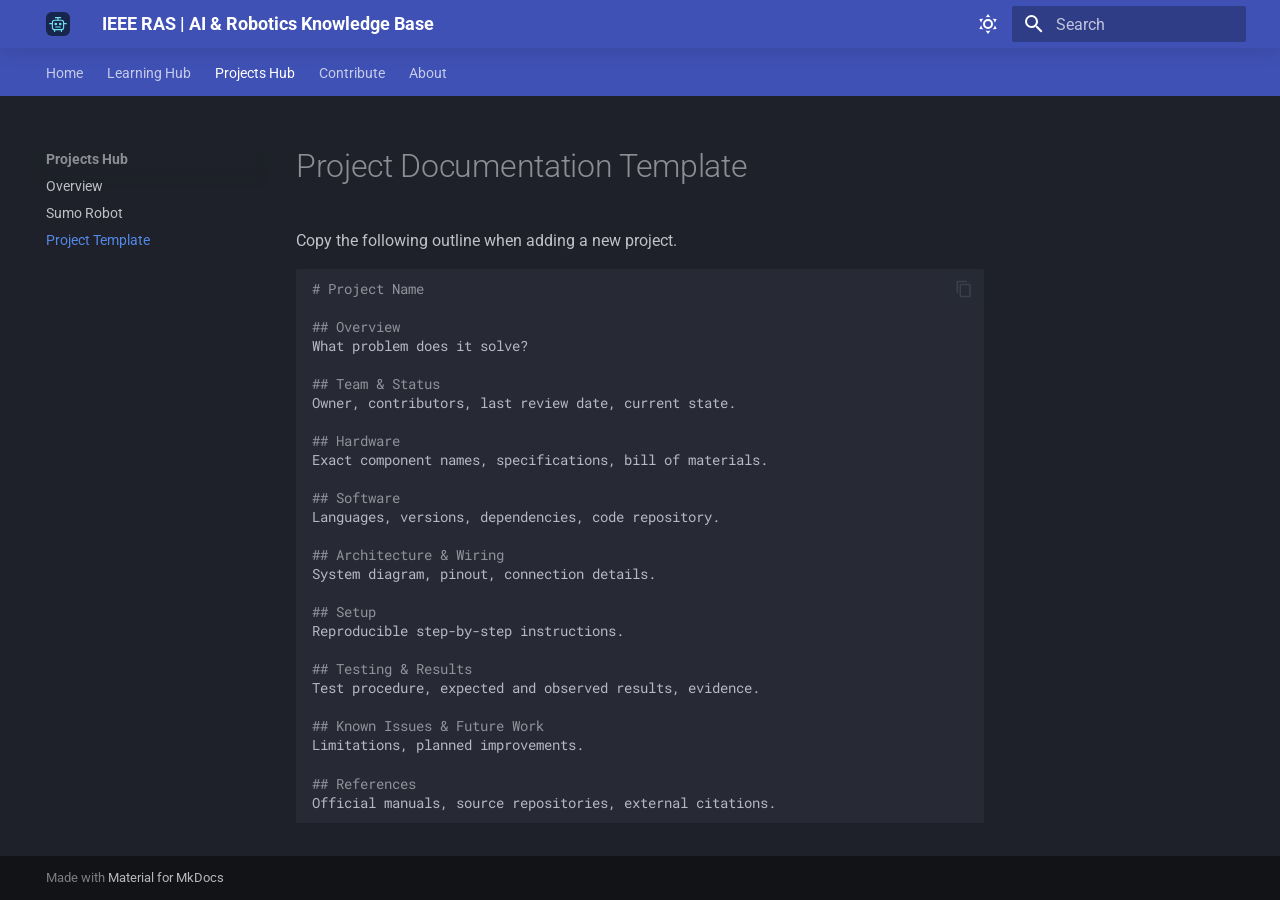
<file: projects/template/index.html>
<!doctype html>
<html lang="en" class="no-js">
  <head>
    
      <meta charset="utf-8">
      <meta name="viewport" content="width=device-width,initial-scale=1">
      
        <meta name="description" content="Learning, building, and documenting AI & Robotics projects">
      
      
        <meta name="author" content="IEEE RAS AI Team">
      
      
      
        <link rel="prev" href="../sumo/">
      
      
        <link rel="next" href="../../contribute/">
      
      
        
      
      
      <link rel="icon" href="../../assets/logo.svg">
      <meta name="generator" content="mkdocs-1.6.1, mkdocs-material-9.7.7">
    
    
      
        <title>Project Template - IEEE RAS | AI & Robotics Knowledge Base</title>
      
    
    
      <link rel="stylesheet" href="../../assets/stylesheets/main.ec1eaa64.min.css">
      
        
        <link rel="stylesheet" href="../../assets/stylesheets/palette.ab4e12ef.min.css">
      
      


    
    
      
    
    
      
        
        
        <link rel="preconnect" href="https://fonts.gstatic.com" crossorigin>
        <link rel="stylesheet" href="https://fonts.googleapis.com/css?family=Roboto:300,300i,400,400i,700,700i%7CRoboto+Mono:400,400i,700,700i&display=fallback">
        <style>:root{--md-text-font:"Roboto";--md-code-font:"Roboto Mono"}</style>
      
    
    
      <link rel="stylesheet" href="../../assets/stylesheets/extra.css">
    
    <script>__md_scope=new URL("../..",location),__md_hash=e=>[...e].reduce(((e,_)=>(e<<5)-e+_.charCodeAt(0)),0),__md_get=(e,_=localStorage,t=__md_scope)=>JSON.parse(_.getItem(t.pathname+"."+e)),__md_set=(e,_,t=localStorage,a=__md_scope)=>{try{t.setItem(a.pathname+"."+e,JSON.stringify(_))}catch(e){}}</script>
    
      

    
    
  </head>
  
  
    
    
      
    
    
    
    
    <body dir="ltr" data-md-color-scheme="slate" data-md-color-primary="indigo" data-md-color-accent="cyan">
  
    
    <input class="md-toggle" data-md-toggle="drawer" type="checkbox" id="__drawer" autocomplete="off">
    <input class="md-toggle" data-md-toggle="search" type="checkbox" id="__search" autocomplete="off">
    <label class="md-overlay" for="__drawer"></label>
    <div data-md-component="skip">
      
        
        <a href="#project-documentation-template" class="md-skip">
          Skip to content
        </a>
      
    </div>
    <div data-md-component="announce">
      
    </div>
    
    
      

<header class="md-header" data-md-component="header">
  <nav class="md-header__inner md-grid" aria-label="Header">
    <a href="../.." title="IEEE RAS | AI &amp; Robotics Knowledge Base" class="md-header__button md-logo" aria-label="IEEE RAS | AI & Robotics Knowledge Base" data-md-component="logo">
      
  <img src="../../assets/logo.svg" alt="logo">

    </a>
    <label class="md-header__button md-icon" for="__drawer">
      
      <svg xmlns="http://www.w3.org/2000/svg" viewBox="0 0 24 24"><path d="M3 6h18v2H3zm0 5h18v2H3zm0 5h18v2H3z"/></svg>
    </label>
    <div class="md-header__title" data-md-component="header-title">
      <div class="md-header__ellipsis">
        <div class="md-header__topic">
          <span class="md-ellipsis">
            IEEE RAS | AI & Robotics Knowledge Base
          </span>
        </div>
        <div class="md-header__topic" data-md-component="header-topic">
          <span class="md-ellipsis">
            
              Project Template
            
          </span>
        </div>
      </div>
    </div>
    
      
        <form class="md-header__option" data-md-component="palette">
  
    
    
    
    <input class="md-option" data-md-color-media="" data-md-color-scheme="slate" data-md-color-primary="indigo" data-md-color-accent="cyan"  aria-label="Switch to light mode"  type="radio" name="__palette" id="__palette_0">
    
      <label class="md-header__button md-icon" title="Switch to light mode" for="__palette_1" hidden>
        <svg xmlns="http://www.w3.org/2000/svg" viewBox="0 0 24 24"><path d="M12 7a5 5 0 0 1 5 5 5 5 0 0 1-5 5 5 5 0 0 1-5-5 5 5 0 0 1 5-5m0 2a3 3 0 0 0-3 3 3 3 0 0 0 3 3 3 3 0 0 0 3-3 3 3 0 0 0-3-3m0-7 2.39 3.42C13.65 5.15 12.84 5 12 5s-1.65.15-2.39.42zM3.34 7l4.16-.35A7.2 7.2 0 0 0 5.94 8.5c-.44.74-.69 1.5-.83 2.29zm.02 10 1.76-3.77a7.131 7.131 0 0 0 2.38 4.14zM20.65 7l-1.77 3.79a7.02 7.02 0 0 0-2.38-4.15zm-.01 10-4.14.36c.59-.51 1.12-1.14 1.54-1.86.42-.73.69-1.5.83-2.29zM12 22l-2.41-3.44c.74.27 1.55.44 2.41.44.82 0 1.63-.17 2.37-.44z"/></svg>
      </label>
    
  
    
    
    
    <input class="md-option" data-md-color-media="" data-md-color-scheme="default" data-md-color-primary="indigo" data-md-color-accent="cyan"  aria-label="Switch to dark mode"  type="radio" name="__palette" id="__palette_1">
    
      <label class="md-header__button md-icon" title="Switch to dark mode" for="__palette_0" hidden>
        <svg xmlns="http://www.w3.org/2000/svg" viewBox="0 0 24 24"><path d="m17.75 4.09-2.53 1.94.91 3.06-2.63-1.81-2.63 1.81.91-3.06-2.53-1.94L12.44 4l1.06-3 1.06 3zm3.5 6.91-1.64 1.25.59 1.98-1.7-1.17-1.7 1.17.59-1.98L15.75 11l2.06-.05L18.5 9l.69 1.95zm-2.28 4.95c.83-.08 1.72 1.1 1.19 1.85-.32.45-.66.87-1.08 1.27C15.17 23 8.84 23 4.94 19.07c-3.91-3.9-3.91-10.24 0-14.14.4-.4.82-.76 1.27-1.08.75-.53 1.93.36 1.85 1.19-.27 2.86.69 5.83 2.89 8.02a9.96 9.96 0 0 0 8.02 2.89m-1.64 2.02a12.08 12.08 0 0 1-7.8-3.47c-2.17-2.19-3.33-5-3.49-7.82-2.81 3.14-2.7 7.96.31 10.98 3.02 3.01 7.84 3.12 10.98.31"/></svg>
      </label>
    
  
</form>
      
    
    
      <script>var palette=__md_get("__palette");if(palette&&palette.color){if("(prefers-color-scheme)"===palette.color.media){var media=matchMedia("(prefers-color-scheme: light)"),input=document.querySelector(media.matches?"[data-md-color-media='(prefers-color-scheme: light)']":"[data-md-color-media='(prefers-color-scheme: dark)']");palette.color.media=input.getAttribute("data-md-color-media"),palette.color.scheme=input.getAttribute("data-md-color-scheme"),palette.color.primary=input.getAttribute("data-md-color-primary"),palette.color.accent=input.getAttribute("data-md-color-accent")}for(var[key,value]of Object.entries(palette.color))document.body.setAttribute("data-md-color-"+key,value)}</script>
    
    
    
      
      
        <label class="md-header__button md-icon" for="__search">
          
          <svg xmlns="http://www.w3.org/2000/svg" viewBox="0 0 24 24"><path d="M9.5 3A6.5 6.5 0 0 1 16 9.5c0 1.61-.59 3.09-1.56 4.23l.27.27h.79l5 5-1.5 1.5-5-5v-.79l-.27-.27A6.52 6.52 0 0 1 9.5 16 6.5 6.5 0 0 1 3 9.5 6.5 6.5 0 0 1 9.5 3m0 2C7 5 5 7 5 9.5S7 14 9.5 14 14 12 14 9.5 12 5 9.5 5"/></svg>
        </label>
        <div class="md-search" data-md-component="search" role="dialog">
  <label class="md-search__overlay" for="__search"></label>
  <div class="md-search__inner" role="search">
    <form class="md-search__form" name="search">
      <input type="text" class="md-search__input" name="query" aria-label="Search" placeholder="Search" autocapitalize="off" autocorrect="off" autocomplete="off" spellcheck="false" data-md-component="search-query" required>
      <label class="md-search__icon md-icon" for="__search">
        
        <svg xmlns="http://www.w3.org/2000/svg" viewBox="0 0 24 24"><path d="M9.5 3A6.5 6.5 0 0 1 16 9.5c0 1.61-.59 3.09-1.56 4.23l.27.27h.79l5 5-1.5 1.5-5-5v-.79l-.27-.27A6.52 6.52 0 0 1 9.5 16 6.5 6.5 0 0 1 3 9.5 6.5 6.5 0 0 1 9.5 3m0 2C7 5 5 7 5 9.5S7 14 9.5 14 14 12 14 9.5 12 5 9.5 5"/></svg>
        
        <svg xmlns="http://www.w3.org/2000/svg" viewBox="0 0 24 24"><path d="M20 11v2H8l5.5 5.5-1.42 1.42L4.16 12l7.92-7.92L13.5 5.5 8 11z"/></svg>
      </label>
      <nav class="md-search__options" aria-label="Search">
        
        <button type="reset" class="md-search__icon md-icon" title="Clear" aria-label="Clear" tabindex="-1">
          
          <svg xmlns="http://www.w3.org/2000/svg" viewBox="0 0 24 24"><path d="M19 6.41 17.59 5 12 10.59 6.41 5 5 6.41 10.59 12 5 17.59 6.41 19 12 13.41 17.59 19 19 17.59 13.41 12z"/></svg>
        </button>
      </nav>
      
        <div class="md-search__suggest" data-md-component="search-suggest"></div>
      
    </form>
    <div class="md-search__output">
      <div class="md-search__scrollwrap" tabindex="0" data-md-scrollfix>
        <div class="md-search-result" data-md-component="search-result">
          <div class="md-search-result__meta">
            Initializing search
          </div>
          <ol class="md-search-result__list" role="presentation"></ol>
        </div>
      </div>
    </div>
  </div>
</div>
      
    
    
  </nav>
  
</header>
    
    <div class="md-container" data-md-component="container">
      
      
        
          
            
<nav class="md-tabs" aria-label="Tabs" data-md-component="tabs">
  <div class="md-grid">
    <ul class="md-tabs__list">
      
        
  
  
  
  
    <li class="md-tabs__item">
      <a href="../.." class="md-tabs__link">
        
  
  
    
  
  Home

      </a>
    </li>
  

      
        
  
  
  
  
    
    
      <li class="md-tabs__item">
        <a href="../../learning/" class="md-tabs__link">
          
  
  
  Learning Hub

        </a>
      </li>
    
  

      
        
  
  
  
    
  
  
    
    
      <li class="md-tabs__item md-tabs__item--active">
        <a href="../" class="md-tabs__link">
          
  
  
  Projects Hub

        </a>
      </li>
    
  

      
        
  
  
  
  
    <li class="md-tabs__item">
      <a href="../../contribute/" class="md-tabs__link">
        
  
  
    
  
  Contribute

      </a>
    </li>
  

      
        
  
  
  
  
    <li class="md-tabs__item">
      <a href="../../about/" class="md-tabs__link">
        
  
  
    
  
  About

      </a>
    </li>
  

      
    </ul>
  </div>
</nav>
          
        
      
      <main class="md-main" data-md-component="main">
        <div class="md-main__inner md-grid">
          
            
              
              <div class="md-sidebar md-sidebar--primary" data-md-component="sidebar" data-md-type="navigation" >
                <div class="md-sidebar__scrollwrap">
                  <div class="md-sidebar__inner">
                    


  


<nav class="md-nav md-nav--primary md-nav--lifted" aria-label="Navigation" data-md-level="0">
  <label class="md-nav__title" for="__drawer">
    <a href="../.." title="IEEE RAS | AI &amp; Robotics Knowledge Base" class="md-nav__button md-logo" aria-label="IEEE RAS | AI & Robotics Knowledge Base" data-md-component="logo">
      
  <img src="../../assets/logo.svg" alt="logo">

    </a>
    IEEE RAS | AI & Robotics Knowledge Base
  </label>
  
  <ul class="md-nav__list" data-md-scrollfix>
    
      
      
  
  
  
  
    <li class="md-nav__item">
      <a href="../.." class="md-nav__link">
        
  
  
  <span class="md-ellipsis">
    
  
    Home
  

    
  </span>
  
  

      </a>
    </li>
  

    
      
      
  
  
  
  
    
    
    
    
      
      
        
      
    
    
    <li class="md-nav__item md-nav__item--nested">
      
        
        
        <input class="md-nav__toggle md-toggle " type="checkbox" id="__nav_2" >
        
          
          <label class="md-nav__link" for="__nav_2" id="__nav_2_label" tabindex="0">
            
  
  
  <span class="md-ellipsis">
    
  
    Learning Hub
  

    
  </span>
  
  

            <span class="md-nav__icon md-icon"></span>
          </label>
        
        <nav class="md-nav" data-md-level="1" aria-labelledby="__nav_2_label" aria-expanded="false">
          <label class="md-nav__title" for="__nav_2">
            <span class="md-nav__icon md-icon"></span>
            
  
    Learning Hub
  

          </label>
          <ul class="md-nav__list" data-md-scrollfix>
            
              
                
  
  
  
  
    <li class="md-nav__item">
      <a href="../../learning/" class="md-nav__link">
        
  
  
  <span class="md-ellipsis">
    
  
    Overview
  

    
  </span>
  
  

      </a>
    </li>
  

              
            
              
                
  
  
  
  
    <li class="md-nav__item">
      <a href="../../learning/getting-started/" class="md-nav__link">
        
  
  
  <span class="md-ellipsis">
    
  
    Getting Started
  

    
  </span>
  
  

      </a>
    </li>
  

              
            
              
                
  
  
  
  
    <li class="md-nav__item">
      <a href="../../learning/git/" class="md-nav__link">
        
  
  
  <span class="md-ellipsis">
    
  
    Git & GitHub
  

    
  </span>
  
  

      </a>
    </li>
  

              
            
              
                
  
  
  
  
    <li class="md-nav__item">
      <a href="../../learning/python/" class="md-nav__link">
        
  
  
  <span class="md-ellipsis">
    
  
    Python Basics
  

    
  </span>
  
  

      </a>
    </li>
  

              
            
              
                
  
  
  
  
    <li class="md-nav__item">
      <a href="../../learning/ai-roadmap/" class="md-nav__link">
        
  
  
  <span class="md-ellipsis">
    
  
    AI Roadmap
  

    
  </span>
  
  

      </a>
    </li>
  

              
            
          </ul>
        </nav>
      
    </li>
  

    
      
      
  
  
    
  
  
  
    
    
    
    
      
        
        
      
      
        
      
    
    
    <li class="md-nav__item md-nav__item--active md-nav__item--section md-nav__item--nested">
      
        
        
        <input class="md-nav__toggle md-toggle " type="checkbox" id="__nav_3" checked>
        
          
          <label class="md-nav__link" for="__nav_3" id="__nav_3_label" tabindex="">
            
  
  
  <span class="md-ellipsis">
    
  
    Projects Hub
  

    
  </span>
  
  

            <span class="md-nav__icon md-icon"></span>
          </label>
        
        <nav class="md-nav" data-md-level="1" aria-labelledby="__nav_3_label" aria-expanded="true">
          <label class="md-nav__title" for="__nav_3">
            <span class="md-nav__icon md-icon"></span>
            
  
    Projects Hub
  

          </label>
          <ul class="md-nav__list" data-md-scrollfix>
            
              
                
  
  
  
  
    <li class="md-nav__item">
      <a href="../" class="md-nav__link">
        
  
  
  <span class="md-ellipsis">
    
  
    Overview
  

    
  </span>
  
  

      </a>
    </li>
  

              
            
              
                
  
  
  
  
    <li class="md-nav__item">
      <a href="../sumo/" class="md-nav__link">
        
  
  
  <span class="md-ellipsis">
    
  
    Sumo Robot
  

    
  </span>
  
  

      </a>
    </li>
  

              
            
              
                
  
  
    
  
  
  
    <li class="md-nav__item md-nav__item--active">
      
      <input class="md-nav__toggle md-toggle" type="checkbox" id="__toc">
      
      
        
      
      
      <a href="./" class="md-nav__link md-nav__link--active">
        
  
  
  <span class="md-ellipsis">
    
  
    Project Template
  

    
  </span>
  
  

      </a>
      
    </li>
  

              
            
          </ul>
        </nav>
      
    </li>
  

    
      
      
  
  
  
  
    <li class="md-nav__item">
      <a href="../../contribute/" class="md-nav__link">
        
  
  
  <span class="md-ellipsis">
    
  
    Contribute
  

    
  </span>
  
  

      </a>
    </li>
  

    
      
      
  
  
  
  
    <li class="md-nav__item">
      <a href="../../about/" class="md-nav__link">
        
  
  
  <span class="md-ellipsis">
    
  
    About
  

    
  </span>
  
  

      </a>
    </li>
  

    
  </ul>
</nav>
                  </div>
                </div>
              </div>
            
            
              
              <div class="md-sidebar md-sidebar--secondary" data-md-component="sidebar" data-md-type="toc" >
                <div class="md-sidebar__scrollwrap">
                  <div class="md-sidebar__inner">
                    

<nav class="md-nav md-nav--secondary" aria-label="Table of contents">
  
  
  
    
  
  
</nav>
                  </div>
                </div>
              </div>
            
          
          
            <div class="md-content" data-md-component="content">
              
              <article class="md-content__inner md-typeset">
                
                  



<h1 id="project-documentation-template">Project Documentation Template</h1>
<p>Copy the following outline when adding a new project.</p>
<div class="highlight"><pre><span></span><code><span class="gh"># Project Name</span>

<span class="gu">## Overview</span>
What problem does it solve?

<span class="gu">## Team &amp; Status</span>
Owner, contributors, last review date, current state.

<span class="gu">## Hardware</span>
Exact component names, specifications, bill of materials.

<span class="gu">## Software</span>
Languages, versions, dependencies, code repository.

<span class="gu">## Architecture &amp; Wiring</span>
System diagram, pinout, connection details.

<span class="gu">## Setup</span>
Reproducible step-by-step instructions.

<span class="gu">## Testing &amp; Results</span>
Test procedure, expected and observed results, evidence.

<span class="gu">## Known Issues &amp; Future Work</span>
Limitations, planned improvements.

<span class="gu">## References</span>
Official manuals, source repositories, external citations.
</code></pre></div>












                
              </article>
            </div>
          
          
<script>var target=document.getElementById(location.hash.slice(1));target&&target.name&&(target.checked=target.name.startsWith("__tabbed_"))</script>
        </div>
        
          <button type="button" class="md-top md-icon" data-md-component="top" hidden>
  
  <svg xmlns="http://www.w3.org/2000/svg" viewBox="0 0 24 24"><path d="M13 20h-2V8l-5.5 5.5-1.42-1.42L12 4.16l7.92 7.92-1.42 1.42L13 8z"/></svg>
  Back to top
</button>
        
      </main>
      
        <footer class="md-footer">
  
  <div class="md-footer-meta md-typeset">
    <div class="md-footer-meta__inner md-grid">
      <div class="md-copyright">
  
  
    Made with
    <a href="https://squidfunk.github.io/mkdocs-material/" target="_blank" rel="noopener">
      Material for MkDocs
    </a>
  
</div>
      
    </div>
  </div>
</footer>
      
    </div>
    <div class="md-dialog" data-md-component="dialog">
      <div class="md-dialog__inner md-typeset"></div>
    </div>
    
    
    
      
      
      <script id="__config" type="application/json">{"annotate": null, "base": "../..", "features": ["navigation.tabs", "navigation.sections", "navigation.top", "content.code.copy", "search.suggest", "search.highlight"], "search": "../../assets/javascripts/workers/search.2c215733.min.js", "tags": null, "translations": {"clipboard.copied": "Copied to clipboard", "clipboard.copy": "Copy to clipboard", "search.result.more.one": "1 more on this page", "search.result.more.other": "# more on this page", "search.result.none": "No matching documents", "search.result.one": "1 matching document", "search.result.other": "# matching documents", "search.result.placeholder": "Type to start searching", "search.result.term.missing": "Missing", "select.version": "Select version"}, "version": null}</script>
    
    
      <script src="../../assets/javascripts/bundle.d7400e89.min.js"></script>
      
    
  </body>
</html>
</file>
<file: assets/stylesheets/extra.css>
:root{--md-primary-fg-color:#182b5c;--md-accent-fg-color:#009fbb} .md-header{box-shadow:0 3px 20px rgba(0,0,0,.12)} .hero{padding:3rem 2.3rem;border-radius:22px;background:linear-gradient(125deg,#13254e 0%,#1b4772 65%,#126477 100%);color:#fff;margin:1rem 0 1.5rem}.hero h1{font-size:2.4rem!important;font-weight:800!important;color:white!important;margin:0 0 .65rem!important}.hero p{font-size:1.05rem;color:#e0edf8}.hero .eyebrow{font-size:.75rem;text-transform:uppercase;letter-spacing:.2em;color:#81e8f3;font-weight:700}.hero a{display:inline-block;margin:.7rem .5rem 0 0;padding:.6rem 1rem;background:#72e1ee;border-radius:8px;color:#08243b;font-weight:750;text-decoration:none}.hero a.secondary{background:transparent;border:1px solid #acc6db;color:white}.feature-grid{display:grid;grid-template-columns:repeat(2,minmax(0,1fr));gap:1rem;margin:1.2rem 0}.feature{border:1px solid var(--md-default-fg-color--lightest);border-radius:14px;padding:1.3rem;background:var(--md-code-bg-color)}.feature h3{margin:.1rem 0 .5rem!important}.feature p{margin:0}.pill{display:inline-block;font-size:.7rem;border-radius:99px;padding:.25rem .6rem;background:#dff8fc;color:#07586a;font-weight:700}.md-typeset h2{font-weight:750}@media(max-width:700px){.feature-grid{grid-template-columns:1fr}.hero{padding:2rem 1.2rem}.hero h1{font-size:1.75rem!important}}
</file>
<file: assets/stylesheets/main.ec1eaa64.min.css>
@charset "UTF-8";html{-webkit-text-size-adjust:none;-moz-text-size-adjust:none;text-size-adjust:none;box-sizing:border-box}*,:after,:before{box-sizing:inherit}@media (prefers-reduced-motion){*,:after,:before{transition:none!important}}body{margin:0}a,button,input,label{-webkit-tap-highlight-color:transparent}a{color:inherit;text-decoration:none}hr{border:0;box-sizing:initial;display:block;height:.05rem;overflow:visible;padding:0}small{font-size:80%}sub,sup{line-height:1em}img{border-style:none}table{border-collapse:initial;border-spacing:0}td,th{font-weight:400;vertical-align:top}button{background:#0000;border:0;font-family:inherit;font-size:inherit;margin:0;padding:0}input{border:0;outline:none}:root{--md-primary-fg-color:#4051b5;--md-primary-fg-color--light:#5d6cc0;--md-primary-fg-color--dark:#303fa1;--md-primary-bg-color:#fff;--md-primary-bg-color--light:#ffffffb3;--md-accent-fg-color:#526cfe;--md-accent-fg-color--transparent:#526cfe1a;--md-accent-bg-color:#fff;--md-accent-bg-color--light:#ffffffb3}[data-md-color-scheme=default]{color-scheme:light}[data-md-color-scheme=default] img[src$="#gh-dark-mode-only"],[data-md-color-scheme=default] img[src$="#only-dark"]{display:none}:root,[data-md-color-scheme=default]{--md-hue:225deg;--md-default-fg-color:#000000de;--md-default-fg-color--light:#0000008a;--md-default-fg-color--lighter:#00000052;--md-default-fg-color--lightest:#00000012;--md-default-bg-color:#fff;--md-default-bg-color--light:#ffffffb3;--md-default-bg-color--lighter:#ffffff4d;--md-default-bg-color--lightest:#ffffff1f;--md-code-fg-color:#36464e;--md-code-bg-color:#f5f5f5;--md-code-bg-color--light:#f5f5f5b3;--md-code-bg-color--lighter:#f5f5f54d;--md-code-hl-color:#4287ff;--md-code-hl-color--light:#4287ff1a;--md-code-hl-number-color:#d52a2a;--md-code-hl-special-color:#db1457;--md-code-hl-function-color:#a846b9;--md-code-hl-constant-color:#6e59d9;--md-code-hl-keyword-color:#3f6ec6;--md-code-hl-string-color:#1c7d4d;--md-code-hl-name-color:var(--md-code-fg-color);--md-code-hl-operator-color:var(--md-default-fg-color--light);--md-code-hl-punctuation-color:var(--md-default-fg-color--light);--md-code-hl-comment-color:var(--md-default-fg-color--light);--md-code-hl-generic-color:var(--md-default-fg-color--light);--md-code-hl-variable-color:var(--md-default-fg-color--light);--md-typeset-color:var(--md-default-fg-color);--md-typeset-a-color:var(--md-primary-fg-color);--md-typeset-del-color:#f5503d26;--md-typeset-ins-color:#0bd57026;--md-typeset-kbd-color:#fafafa;--md-typeset-kbd-accent-color:#fff;--md-typeset-kbd-border-color:#b8b8b8;--md-typeset-mark-color:#ffff0080;--md-typeset-table-color:#0000001f;--md-typeset-table-color--light:rgba(0,0,0,.035);--md-admonition-fg-color:var(--md-default-fg-color);--md-admonition-bg-color:var(--md-default-bg-color);--md-warning-fg-color:#000000de;--md-warning-bg-color:#ff9;--md-footer-fg-color:#fff;--md-footer-fg-color--light:#ffffffb3;--md-footer-fg-color--lighter:#ffffff73;--md-footer-bg-color:#000000de;--md-footer-bg-color--dark:#00000052;--md-shadow-z1:0 0.2rem 0.5rem #0000000d,0 0 0.05rem #0000001a;--md-shadow-z2:0 0.2rem 0.5rem #0000001a,0 0 0.05rem #00000040;--md-shadow-z3:0 0.2rem 0.5rem #0003,0 0 0.05rem #00000059}.md-icon svg{fill:currentcolor;display:block;height:1.2rem;width:1.2rem}body{-webkit-font-smoothing:antialiased;-moz-osx-font-smoothing:grayscale;--md-text-font-family:var(--md-text-font,_),-apple-system,BlinkMacSystemFont,Helvetica,Arial,sans-serif;--md-code-font-family:var(--md-code-font,_),SFMono-Regular,Consolas,Menlo,monospace}aside,body,input{font-feature-settings:"kern","liga";color:var(--md-typeset-color);font-family:var(--md-text-font-family)}code,kbd,pre{font-feature-settings:"kern";font-family:var(--md-code-font-family)}:root{--md-typeset-table-sort-icon:url('data:image/svg+xml;charset=utf-8,<svg xmlns="http://www.w3.org/2000/svg" viewBox="0 0 24 24"><path d="m18 21-4-4h3V7h-3l4-4 4 4h-3v10h3M2 19v-2h10v2M2 13v-2h7v2M2 7V5h4v2z"/></svg>');--md-typeset-table-sort-icon--asc:url('data:image/svg+xml;charset=utf-8,<svg xmlns="http://www.w3.org/2000/svg" viewBox="0 0 24 24"><path d="M19 17h3l-4 4-4-4h3V3h2M2 17h10v2H2M6 5v2H2V5m0 6h7v2H2z"/></svg>');--md-typeset-table-sort-icon--desc:url('data:image/svg+xml;charset=utf-8,<svg xmlns="http://www.w3.org/2000/svg" viewBox="0 0 24 24"><path d="M19 7h3l-4-4-4 4h3v14h2M2 17h10v2H2M6 5v2H2V5m0 6h7v2H2z"/></svg>')}.md-typeset{-webkit-print-color-adjust:exact;color-adjust:exact;font-size:.8rem;line-height:1.6;overflow-wrap:break-word}@media print{.md-typeset{font-size:.68rem}}.md-typeset blockquote,.md-typeset dl,.md-typeset figure,.md-typeset ol,.md-typeset pre,.md-typeset ul{margin-bottom:1em;margin-top:1em}.md-typeset h1{color:var(--md-default-fg-color--light);font-size:2em;line-height:1.3;margin:0 0 1.25em}.md-typeset h1,.md-typeset h2{font-weight:300;letter-spacing:-.01em}.md-typeset h2{font-size:1.5625em;line-height:1.4;margin:1.6em 0 .64em}.md-typeset h3{font-size:1.25em;font-weight:400;letter-spacing:-.01em;line-height:1.5;margin:1.6em 0 .8em}.md-typeset h2+h3{margin-top:.8em}.md-typeset h4{font-weight:700;letter-spacing:-.01em;margin:1em 0}.md-typeset h5,.md-typeset h6{color:var(--md-default-fg-color--light);font-size:.8em;font-weight:700;letter-spacing:-.01em;margin:1.25em 0}.md-typeset h5{text-transform:uppercase}.md-typeset h5 code{text-transform:none}.md-typeset hr{border-bottom:.05rem solid var(--md-default-fg-color--lightest);display:flow-root;margin:1.5em 0}.md-typeset a{color:var(--md-typeset-a-color);word-break:break-word}.md-typeset a,.md-typeset a:before{transition:color 125ms}.md-typeset a:focus,.md-typeset a:hover{color:var(--md-accent-fg-color)}.md-typeset a:focus code,.md-typeset a:hover code{background-color:var(--md-accent-fg-color--transparent);color:var(--md-accent-fg-color)}.md-typeset a code{color:var(--md-typeset-a-color)}.md-typeset a.focus-visible{outline-color:var(--md-accent-fg-color);outline-offset:.2rem}.md-typeset code,.md-typeset kbd,.md-typeset pre{color:var(--md-code-fg-color);direction:ltr;font-variant-ligatures:none;transition:background-color 125ms}@media print{.md-typeset code,.md-typeset kbd,.md-typeset pre{white-space:pre-wrap}}.md-typeset code{background-color:var(--md-code-bg-color);border-radius:.1rem;-webkit-box-decoration-break:clone;box-decoration-break:clone;font-size:.85em;padding:0 .2941176471em;transition:color 125ms,background-color 125ms;word-break:break-word}.md-typeset code:not(.focus-visible){-webkit-tap-highlight-color:transparent;outline:none}.md-typeset pre{display:flow-root;line-height:1.4;position:relative}.md-typeset pre>code{-webkit-box-decoration-break:slice;box-decoration-break:slice;box-shadow:none;display:block;margin:0;outline-color:var(--md-accent-fg-color);overflow:auto;padding:.7720588235em 1.1764705882em;scrollbar-color:var(--md-default-fg-color--lighter) #0000;scrollbar-width:thin;touch-action:auto;word-break:normal}.md-typeset pre>code:hover{scrollbar-color:var(--md-accent-fg-color) #0000}.md-typeset pre>code::-webkit-scrollbar{height:.2rem;width:.2rem}.md-typeset pre>code::-webkit-scrollbar-thumb{background-color:var(--md-default-fg-color--lighter)}.md-typeset pre>code::-webkit-scrollbar-thumb:hover{background-color:var(--md-accent-fg-color)}.md-typeset kbd{background-color:var(--md-typeset-kbd-color);border-radius:.1rem;box-shadow:0 .1rem 0 .05rem var(--md-typeset-kbd-border-color),0 .1rem 0 var(--md-typeset-kbd-border-color),0 -.1rem .2rem var(--md-typeset-kbd-accent-color) inset;color:var(--md-default-fg-color);display:inline-block;font-size:.75em;padding:0 .6666666667em;vertical-align:text-top;word-break:break-word}.md-typeset mark{background-color:var(--md-typeset-mark-color);-webkit-box-decoration-break:clone;box-decoration-break:clone;color:inherit;word-break:break-word}.md-typeset abbr{cursor:help;text-decoration:none}.md-typeset [data-preview],.md-typeset abbr{border-bottom:.05rem dotted var(--md-default-fg-color--light)}.md-typeset small{opacity:.75}[dir=ltr] .md-typeset sub,[dir=ltr] .md-typeset sup{margin-left:.078125em}[dir=rtl] .md-typeset sub,[dir=rtl] .md-typeset sup{margin-right:.078125em}[dir=ltr] .md-typeset blockquote{padding-left:.6rem}[dir=rtl] .md-typeset blockquote{padding-right:.6rem}[dir=ltr] .md-typeset blockquote{border-left:.2rem solid var(--md-default-fg-color--lighter)}[dir=rtl] .md-typeset blockquote{border-right:.2rem solid var(--md-default-fg-color--lighter)}.md-typeset blockquote{color:var(--md-default-fg-color--light);margin-left:0;margin-right:0}.md-typeset ul{list-style-type:disc}.md-typeset ul[type]{list-style-type:revert-layer}[dir=ltr] .md-typeset ol,[dir=ltr] .md-typeset ul{margin-left:.625em}[dir=rtl] .md-typeset ol,[dir=rtl] .md-typeset ul{margin-right:.625em}.md-typeset ol,.md-typeset ul{padding:0}.md-typeset ol:not([hidden]),.md-typeset ul:not([hidden]){display:flow-root}.md-typeset ol ol,.md-typeset ul ol{list-style-type:lower-alpha}.md-typeset ol ol ol,.md-typeset ul ol ol{list-style-type:lower-roman}.md-typeset ol ol ol ol,.md-typeset ul ol ol ol{list-style-type:upper-alpha}.md-typeset ol ol ol ol ol,.md-typeset ul ol ol ol ol{list-style-type:upper-roman}.md-typeset ol[type],.md-typeset ul[type]{list-style-type:revert-layer}[dir=ltr] .md-typeset ol li,[dir=ltr] .md-typeset ul li{margin-left:1.25em}[dir=rtl] .md-typeset ol li,[dir=rtl] .md-typeset ul li{margin-right:1.25em}.md-typeset ol li,.md-typeset ul li{margin-bottom:.5em}.md-typeset ol li blockquote,.md-typeset ol li p,.md-typeset ul li blockquote,.md-typeset ul li p{margin:.5em 0}.md-typeset ol li:last-child,.md-typeset ul li:last-child{margin-bottom:0}[dir=ltr] .md-typeset ol li ol,[dir=ltr] .md-typeset ol li ul,[dir=ltr] .md-typeset ul li ol,[dir=ltr] .md-typeset ul li ul{margin-left:.625em}[dir=rtl] .md-typeset ol li ol,[dir=rtl] .md-typeset ol li ul,[dir=rtl] .md-typeset ul li ol,[dir=rtl] .md-typeset ul li ul{margin-right:.625em}.md-typeset ol li ol,.md-typeset ol li ul,.md-typeset ul li ol,.md-typeset ul li ul{margin-bottom:.5em;margin-top:.5em}[dir=ltr] .md-typeset dd{margin-left:1.875em}[dir=rtl] .md-typeset dd{margin-right:1.875em}.md-typeset dd{margin-bottom:1.5em;margin-top:1em}.md-typeset img,.md-typeset svg,.md-typeset video{height:auto;max-width:100%}.md-typeset img[align=left]{margin:1em 1em 1em 0}.md-typeset img[align=right]{margin:1em 0 1em 1em}.md-typeset img[align]:only-child{margin-top:0}.md-typeset figure{display:flow-root;margin:1em auto;max-width:100%;text-align:center;width:fit-content}.md-typeset figure img{display:block;margin:0 auto}.md-typeset figcaption{font-style:italic;margin:1em auto;max-width:24rem}.md-typeset iframe{max-width:100%}.md-typeset table:not([class]){background-color:var(--md-default-bg-color);border:.05rem solid var(--md-typeset-table-color);border-radius:.1rem;display:inline-block;font-size:.64rem;max-width:100%;overflow:auto;touch-action:auto}@media print{.md-typeset table:not([class]){display:table}}.md-typeset table:not([class])+*{margin-top:1.5em}.md-typeset table:not([class]) td>:first-child,.md-typeset table:not([class]) th>:first-child{margin-top:0}.md-typeset table:not([class]) td>:last-child,.md-typeset table:not([class]) th>:last-child{margin-bottom:0}.md-typeset table:not([class]) td:not([align]),.md-typeset table:not([class]) th:not([align]){text-align:left}[dir=rtl] .md-typeset table:not([class]) td:not([align]),[dir=rtl] .md-typeset table:not([class]) th:not([align]){text-align:right}.md-typeset table:not([class]) th{font-weight:700;min-width:5rem;padding:.9375em 1.25em;vertical-align:top}.md-typeset table:not([class]) td{border-top:.05rem solid var(--md-typeset-table-color);padding:.9375em 1.25em;vertical-align:top}.md-typeset table:not([class]) tbody tr{transition:background-color 125ms}.md-typeset table:not([class]) tbody tr:hover{background-color:var(--md-typeset-table-color--light);box-shadow:0 .05rem 0 var(--md-default-bg-color) inset}.md-typeset table:not([class]) a{word-break:normal}.md-typeset table th[role=columnheader]{cursor:pointer}[dir=ltr] .md-typeset table th[role=columnheader]:after{margin-left:.5em}[dir=rtl] .md-typeset table th[role=columnheader]:after{margin-right:.5em}.md-typeset table th[role=columnheader]:after{content:"";display:inline-block;height:1.2em;-webkit-mask-image:var(--md-typeset-table-sort-icon);mask-image:var(--md-typeset-table-sort-icon);-webkit-mask-repeat:no-repeat;mask-repeat:no-repeat;-webkit-mask-size:contain;mask-size:contain;transition:background-color 125ms;vertical-align:text-bottom;width:1.2em}.md-typeset table th[role=columnheader]:hover:after{background-color:var(--md-default-fg-color--lighter)}.md-typeset table th[role=columnheader][aria-sort=ascending]:after{background-color:var(--md-default-fg-color--light);-webkit-mask-image:var(--md-typeset-table-sort-icon--asc);mask-image:var(--md-typeset-table-sort-icon--asc)}.md-typeset table th[role=columnheader][aria-sort=descending]:after{background-color:var(--md-default-fg-color--light);-webkit-mask-image:var(--md-typeset-table-sort-icon--desc);mask-image:var(--md-typeset-table-sort-icon--desc)}.md-typeset__scrollwrap{margin:1em -.8rem;overflow-x:auto;touch-action:auto}.md-typeset__table{display:inline-block;margin-bottom:.5em;padding:0 .8rem}@media print{.md-typeset__table{display:block}}html .md-typeset__table table{display:table;margin:0;overflow:hidden;width:100%}@media screen and (max-width:44.984375em){.md-content__inner>pre{margin:1em -.8rem}.md-content__inner>pre code{border-radius:0}}.md-typeset .md-author{border-radius:100%;display:block;flex-shrink:0;height:1.6rem;overflow:hidden;position:relative;transition:color 125ms,transform 125ms;width:1.6rem}.md-typeset .md-author img{display:block}.md-typeset .md-author--more{background:var(--md-default-fg-color--lightest);color:var(--md-default-fg-color--lighter);font-size:.6rem;font-weight:700;line-height:1.6rem;text-align:center}.md-typeset .md-author--long{height:2.4rem;width:2.4rem}.md-typeset a.md-author{transform:scale(1)}.md-typeset a.md-author img{border-radius:100%;filter:grayscale(100%) opacity(75%);transition:filter 125ms}.md-typeset a.md-author:focus,.md-typeset a.md-author:hover{transform:scale(1.1);z-index:1}.md-typeset a.md-author:focus img,.md-typeset a.md-author:hover img{filter:grayscale(0)}.md-banner{background-color:var(--md-footer-bg-color);color:var(--md-footer-fg-color);overflow:auto}@media print{.md-banner{display:none}}.md-banner--warning{background-color:var(--md-warning-bg-color);color:var(--md-warning-fg-color)}.md-banner__inner{font-size:.7rem;margin:.6rem auto;padding:0 .8rem}[dir=ltr] .md-banner__button{float:right}[dir=rtl] .md-banner__button{float:left}.md-banner__button{color:inherit;cursor:pointer;transition:opacity .25s}.no-js .md-banner__button{display:none}.md-banner__button:hover{opacity:.7}html{font-size:125%;height:100%;overflow-x:hidden}@media screen and (min-width:100em){html{font-size:137.5%}}@media screen and (min-width:125em){html{font-size:150%}}body{background-color:var(--md-default-bg-color);display:flex;flex-direction:column;font-size:.5rem;min-height:100%;position:relative;width:100%}@media print{body{display:block}}@media screen and (max-width:59.984375em){body[data-md-scrolllock]{position:fixed}}.md-grid{margin-left:auto;margin-right:auto;max-width:61rem}.md-container{display:flex;flex-direction:column;flex-grow:1}@media print{.md-container{display:block}}.md-main{flex-grow:1}.md-main__inner{display:flex;height:100%;margin-top:1.5rem}.md-ellipsis{overflow:hidden;text-overflow:ellipsis}.md-toggle{display:none}.md-option{height:0;opacity:0;position:absolute;width:0}.md-option:checked+label:not([hidden]){display:block}.md-option.focus-visible+label{outline-color:var(--md-accent-fg-color);outline-style:auto}.md-skip{background-color:var(--md-default-fg-color);border-radius:.1rem;color:var(--md-default-bg-color);font-size:.64rem;margin:.5rem;opacity:0;outline-color:var(--md-accent-fg-color);padding:.3rem .5rem;position:fixed;transform:translateY(.4rem);z-index:-1}.md-skip:focus{opacity:1;transform:translateY(0);transition:transform .25s cubic-bezier(.4,0,.2,1),opacity 175ms 75ms;z-index:10}@page{margin:25mm}:root{--md-clipboard-icon:url('data:image/svg+xml;charset=utf-8,<svg xmlns="http://www.w3.org/2000/svg" viewBox="0 0 24 24"><path d="M19 21H8V7h11m0-2H8a2 2 0 0 0-2 2v14a2 2 0 0 0 2 2h11a2 2 0 0 0 2-2V7a2 2 0 0 0-2-2m-3-4H4a2 2 0 0 0-2 2v14h2V3h12z"/></svg>')}.md-clipboard{border-radius:.1rem;color:var(--md-default-fg-color--lightest);cursor:pointer;height:1.5em;outline-color:var(--md-accent-fg-color);outline-offset:.1rem;transition:color .25s;width:1.5em;z-index:1}@media print{.md-clipboard{display:none}}.md-clipboard:not(.focus-visible){-webkit-tap-highlight-color:transparent;outline:none}:hover>.md-clipboard{color:var(--md-default-fg-color--light)}.md-clipboard:focus,.md-clipboard:hover{color:var(--md-accent-fg-color)}.md-clipboard:after{background-color:currentcolor;content:"";display:block;height:1.125em;margin:0 auto;-webkit-mask-image:var(--md-clipboard-icon);mask-image:var(--md-clipboard-icon);-webkit-mask-position:center;mask-position:center;-webkit-mask-repeat:no-repeat;mask-repeat:no-repeat;-webkit-mask-size:contain;mask-size:contain;width:1.125em}.md-clipboard--inline{cursor:pointer}.md-clipboard--inline code{transition:color .25s,background-color .25s}.md-clipboard--inline:focus code,.md-clipboard--inline:hover code{background-color:var(--md-accent-fg-color--transparent);color:var(--md-accent-fg-color)}:root{--md-code-select-icon:url('data:image/svg+xml;charset=utf-8,<svg xmlns="http://www.w3.org/2000/svg" viewBox="0 0 24 24"><path d="M19 19h-4v2h4c1.1 0 2-.9 2-2v-4h-2m0-12h-4v2h4v4h2V5c0-1.1-.9-2-2-2M5 5h4V3H5c-1.1 0-2 .9-2 2v4h2m0 6H3v4c0 1.1.9 2 2 2h4v-2H5zm2-4h2v2H7zm4 0h2v2h-2zm4 0h2v2h-2zM7 7h2v2H7zm4 0h2v2h-2zm4 0h2v2h-2zm-8 8h2v2H7zm4 0h2v2h-2zm4 0h2v2h-2z"/></svg>');--md-code-copy-icon:url('data:image/svg+xml;charset=utf-8,<svg xmlns="http://www.w3.org/2000/svg" viewBox="0 0 24 24"><path d="M19 21H8V7h11m0-2H8a2 2 0 0 0-2 2v14a2 2 0 0 0 2 2h11a2 2 0 0 0 2-2V7a2 2 0 0 0-2-2m-3-4H4a2 2 0 0 0-2 2v14h2V3h12z"/></svg>')}.md-typeset .md-code__content{display:grid}.md-code__nav{background-color:var(--md-code-bg-color--lighter);border-radius:.1rem;display:flex;gap:.2rem;padding:.2rem;position:absolute;right:.25em;top:.25em;transition:background-color .25s;z-index:1}:hover>.md-code__nav{background-color:var(--md-code-bg-color--light)}.md-code__button{color:var(--md-default-fg-color--lightest);cursor:pointer;display:block;height:1.5em;outline-color:var(--md-accent-fg-color);outline-offset:.1rem;transition:color .25s;width:1.5em}:hover>*>.md-code__button{color:var(--md-default-fg-color--light)}.md-code__button.focus-visible,.md-code__button:hover{color:var(--md-accent-fg-color)}.md-code__button--active{color:var(--md-default-fg-color)!important}.md-code__button:after{background-color:currentcolor;content:"";display:block;height:1.125em;margin:0 auto;-webkit-mask-position:center;mask-position:center;-webkit-mask-repeat:no-repeat;mask-repeat:no-repeat;-webkit-mask-size:contain;mask-size:contain;width:1.125em}.md-code__button[data-md-type=select]:after{-webkit-mask-image:var(--md-code-select-icon);mask-image:var(--md-code-select-icon)}.md-code__button[data-md-type=copy]:after{-webkit-mask-image:var(--md-code-copy-icon);mask-image:var(--md-code-copy-icon)}@keyframes consent{0%{opacity:0;transform:translateY(100%)}to{opacity:1;transform:translateY(0)}}@keyframes overlay{0%{opacity:0}to{opacity:1}}.md-consent__overlay{animation:overlay .25s both;-webkit-backdrop-filter:blur(.1rem);backdrop-filter:blur(.1rem);background-color:#0000008a;height:100%;opacity:1;position:fixed;top:0;width:100%;z-index:5}.md-consent__inner{animation:consent .5s cubic-bezier(.1,.7,.1,1) both;background-color:var(--md-default-bg-color);border:0;border-radius:.1rem;bottom:0;box-shadow:0 0 .2rem #0000001a,0 .2rem .4rem #0003;max-height:100%;overflow:auto;padding:0;position:fixed;width:100%;z-index:5}.md-consent__form{padding:.8rem}.md-consent__settings{display:none;margin:1em 0}input:checked+.md-consent__settings{display:block}.md-consent__controls{margin-bottom:.8rem}.md-typeset .md-consent__controls .md-button{display:inline}@media screen and (max-width:44.984375em){.md-typeset .md-consent__controls .md-button{display:block;margin-top:.4rem;text-align:center;width:100%}}.md-consent label{cursor:pointer}.md-content{flex-grow:1;min-width:0}.md-content__inner{margin:0 .8rem 1.2rem;padding-top:.6rem}@media screen and (min-width:76.25em){[dir=ltr] .md-sidebar--primary:not([hidden])~.md-content>.md-content__inner{margin-left:1.2rem}[dir=ltr] .md-sidebar--secondary:not([hidden])~.md-content>.md-content__inner,[dir=rtl] .md-sidebar--primary:not([hidden])~.md-content>.md-content__inner{margin-right:1.2rem}[dir=rtl] .md-sidebar--secondary:not([hidden])~.md-content>.md-content__inner{margin-left:1.2rem}}.md-content__inner:before{content:"";display:block;height:.4rem}.md-content__inner>:last-child{margin-bottom:0}[dir=ltr] .md-content__button{float:right}[dir=rtl] .md-content__button{float:left}[dir=ltr] .md-content__button{margin-left:.4rem}[dir=rtl] .md-content__button{margin-right:.4rem}.md-content__button{margin:.4rem 0;padding:0}@media print{.md-content__button{display:none}}.md-typeset .md-content__button{color:var(--md-default-fg-color--lighter)}.md-content__button svg{display:inline;vertical-align:top}[dir=rtl] .md-content__button svg{transform:scaleX(-1)}[dir=ltr] .md-dialog{right:.8rem}[dir=rtl] .md-dialog{left:.8rem}.md-dialog{background-color:var(--md-default-fg-color);border-radius:.1rem;bottom:.8rem;box-shadow:var(--md-shadow-z3);min-width:11.1rem;opacity:0;padding:.4rem .6rem;pointer-events:none;position:fixed;transform:translateY(100%);transition:transform 0ms .4s,opacity .4s;z-index:4}@media print{.md-dialog{display:none}}.md-dialog--active{opacity:1;pointer-events:auto;transform:translateY(0);transition:transform .4s cubic-bezier(.075,.85,.175,1),opacity .4s}.md-dialog__inner{color:var(--md-default-bg-color);font-size:.7rem}.md-feedback{margin:2em 0 1em;text-align:center}.md-feedback fieldset{border:none;margin:0;padding:0}.md-feedback__title{font-weight:700;margin:1em auto}.md-feedback__inner{position:relative}.md-feedback__list{display:flex;flex-wrap:wrap;place-content:baseline center;position:relative}.md-feedback__list:hover .md-icon:not(:disabled){color:var(--md-default-fg-color--lighter)}:disabled .md-feedback__list{min-height:1.8rem}.md-feedback__icon{color:var(--md-default-fg-color--light);cursor:pointer;flex-shrink:0;margin:0 .1rem;transition:color 125ms}.md-feedback__icon:not(:disabled).md-icon:hover{color:var(--md-accent-fg-color)}.md-feedback__icon:disabled{color:var(--md-default-fg-color--lightest);pointer-events:none}.md-feedback__note{opacity:0;position:relative;transform:translateY(.4rem);transition:transform .4s cubic-bezier(.1,.7,.1,1),opacity .15s}.md-feedback__note>*{margin:0 auto;max-width:16rem}:disabled .md-feedback__note{opacity:1;transform:translateY(0)}@media print{.md-feedback{display:none}}.md-footer{background-color:var(--md-footer-bg-color);color:var(--md-footer-fg-color)}@media print{.md-footer{display:none}}.md-footer__inner{justify-content:space-between;overflow:auto;padding:.2rem}.md-footer__inner:not([hidden]){display:flex}.md-footer__link{align-items:end;display:flex;flex-grow:0.01;margin-bottom:.4rem;margin-top:1rem;max-width:100%;outline-color:var(--md-accent-fg-color);overflow:hidden;transition:opacity .25s}.md-footer__link:focus,.md-footer__link:hover{opacity:.7}[dir=rtl] .md-footer__link svg{transform:scaleX(-1)}@media screen and (max-width:44.984375em){.md-footer__link--prev{flex-shrink:0}.md-footer__link--prev .md-footer__title{display:none}}[dir=ltr] .md-footer__link--next{margin-left:auto}[dir=rtl] .md-footer__link--next{margin-right:auto}.md-footer__link--next{text-align:right}[dir=rtl] .md-footer__link--next{text-align:left}.md-footer__title{flex-grow:1;font-size:.9rem;margin-bottom:.7rem;max-width:calc(100% - 2.4rem);padding:0 1rem;white-space:nowrap}.md-footer__button{margin:.2rem;padding:.4rem}.md-footer__direction{font-size:.64rem;opacity:.7}.md-footer-meta{background-color:var(--md-footer-bg-color--dark)}.md-footer-meta__inner{display:flex;flex-wrap:wrap;justify-content:space-between;padding:.2rem}html .md-footer-meta.md-typeset a{color:var(--md-footer-fg-color--light)}html .md-footer-meta.md-typeset a:focus,html .md-footer-meta.md-typeset a:hover{color:var(--md-footer-fg-color)}.md-copyright{color:var(--md-footer-fg-color--lighter);font-size:.64rem;margin:auto .6rem;padding:.4rem 0;width:100%}@media screen and (min-width:45em){.md-copyright{width:auto}}.md-copyright__highlight{color:var(--md-footer-fg-color--light)}.md-social{display:inline-flex;gap:.2rem;margin:0 .4rem;padding:.2rem 0 .6rem}@media screen and (min-width:45em){.md-social{padding:.6rem 0}}.md-social__link{display:inline-block;height:1.6rem;text-align:center;width:1.6rem}.md-social__link:before{line-height:1.9}.md-social__link svg{fill:currentcolor;max-height:.8rem;vertical-align:-25%}.md-typeset .md-button{border:.1rem solid;border-radius:.1rem;color:var(--md-primary-fg-color);cursor:pointer;display:inline-block;font-weight:700;padding:.625em 2em;transition:color 125ms,background-color 125ms,border-color 125ms}.md-typeset .md-button--primary{background-color:var(--md-primary-fg-color);border-color:var(--md-primary-fg-color);color:var(--md-primary-bg-color)}.md-typeset .md-button:focus,.md-typeset .md-button:hover{background-color:var(--md-accent-fg-color);border-color:var(--md-accent-fg-color);color:var(--md-accent-bg-color)}[dir=ltr] .md-typeset .md-input{border-top-left-radius:.1rem}[dir=ltr] .md-typeset .md-input,[dir=rtl] .md-typeset .md-input{border-top-right-radius:.1rem}[dir=rtl] .md-typeset .md-input{border-top-left-radius:.1rem}.md-typeset .md-input{border-bottom:.1rem solid var(--md-default-fg-color--lighter);box-shadow:var(--md-shadow-z1);font-size:.8rem;height:1.8rem;padding:0 .6rem;transition:border .25s,box-shadow .25s}.md-typeset .md-input:focus,.md-typeset .md-input:hover{border-bottom-color:var(--md-accent-fg-color);box-shadow:var(--md-shadow-z2)}.md-typeset .md-input--stretch{width:100%}.md-header{background-color:var(--md-primary-fg-color);box-shadow:0 0 .2rem #0000,0 .2rem .4rem #0000;color:var(--md-primary-bg-color);display:block;left:0;position:sticky;right:0;top:0;z-index:4}@media print{.md-header{display:none}}.md-header[hidden]{transform:translateY(-100%);transition:transform .25s cubic-bezier(.8,0,.6,1),box-shadow .25s}.md-header--shadow{box-shadow:0 0 .2rem #0000001a,0 .2rem .4rem #0003;transition:transform .25s cubic-bezier(.1,.7,.1,1),box-shadow .25s}.md-header__inner{align-items:center;display:flex;padding:0 .2rem}.md-header__button{color:currentcolor;cursor:pointer;margin:.2rem;outline-color:var(--md-accent-fg-color);padding:.4rem;position:relative;transition:opacity .25s;vertical-align:middle;z-index:1}.md-header__button:hover{opacity:.7}.md-header__button:not([hidden]){display:inline-block}.md-header__button:not(.focus-visible){-webkit-tap-highlight-color:transparent;outline:none}.md-header__button.md-logo{margin:.2rem;padding:.4rem}@media screen and (max-width:76.234375em){.md-header__button.md-logo{display:none}}.md-header__button.md-logo img,.md-header__button.md-logo svg{fill:currentcolor;display:block;height:1.2rem;width:auto}@media screen and (min-width:60em){.md-header__button[for=__search]{display:none}}.no-js .md-header__button[for=__search]{display:none}[dir=rtl] .md-header__button[for=__search] svg{transform:scaleX(-1)}@media screen and (min-width:76.25em){.md-header__button[for=__drawer]{display:none}}.md-header__topic{display:flex;max-width:100%;position:absolute;transition:transform .4s cubic-bezier(.1,.7,.1,1),opacity .15s;white-space:nowrap}.md-header__topic+.md-header__topic{opacity:0;pointer-events:none;transform:translateX(1.25rem);transition:transform .4s cubic-bezier(1,.7,.1,.1),opacity .15s;z-index:-1}[dir=rtl] .md-header__topic+.md-header__topic{transform:translateX(-1.25rem)}.md-header__topic:first-child{font-weight:700}[dir=ltr] .md-header__title{margin-left:1rem;margin-right:.4rem}[dir=rtl] .md-header__title{margin-left:.4rem;margin-right:1rem}.md-header__title{flex-grow:1;font-size:.9rem;height:2.4rem;line-height:2.4rem}.md-header__title--active .md-header__topic{opacity:0;pointer-events:none;transform:translateX(-1.25rem);transition:transform .4s cubic-bezier(1,.7,.1,.1),opacity .15s;z-index:-1}[dir=rtl] .md-header__title--active .md-header__topic{transform:translateX(1.25rem)}.md-header__title--active .md-header__topic+.md-header__topic{opacity:1;pointer-events:auto;transform:translateX(0);transition:transform .4s cubic-bezier(.1,.7,.1,1),opacity .15s;z-index:0}.md-header__title>.md-header__ellipsis{height:100%;position:relative;width:100%}.md-header__option{display:flex;flex-shrink:0;max-width:100%;transition:max-width 0ms .25s,opacity .25s .25s;white-space:nowrap}[data-md-toggle=search]:checked~.md-header .md-header__option{max-width:0;opacity:0;transition:max-width 0ms,opacity 0ms}.md-header__option>input{bottom:0}.md-header__source{display:none}@media screen and (min-width:60em){[dir=ltr] .md-header__source{margin-left:1rem}[dir=rtl] .md-header__source{margin-right:1rem}.md-header__source{display:block;max-width:11.7rem;width:11.7rem}}@media screen and (min-width:76.25em){[dir=ltr] .md-header__source{margin-left:1.4rem}[dir=rtl] .md-header__source{margin-right:1.4rem}}.md-meta{color:var(--md-default-fg-color--light);font-size:.7rem;line-height:1.3}.md-meta__list{display:inline-flex;flex-wrap:wrap;list-style:none;margin:0;padding:0}.md-meta__item:not(:last-child):after{content:"·";margin-left:.2rem;margin-right:.2rem}.md-meta__link{color:var(--md-typeset-a-color)}.md-meta__link:focus,.md-meta__link:hover{color:var(--md-accent-fg-color)}.md-draft{background-color:#ff1744;border-radius:.125em;color:#fff;display:inline-block;font-weight:700;padding-left:.5714285714em;padding-right:.5714285714em}:root{--md-nav-icon--prev:url('data:image/svg+xml;charset=utf-8,<svg xmlns="http://www.w3.org/2000/svg" viewBox="0 0 24 24"><path d="M20 11v2H8l5.5 5.5-1.42 1.42L4.16 12l7.92-7.92L13.5 5.5 8 11z"/></svg>');--md-nav-icon--next:url('data:image/svg+xml;charset=utf-8,<svg xmlns="http://www.w3.org/2000/svg" viewBox="0 0 24 24"><path d="M8.59 16.58 13.17 12 8.59 7.41 10 6l6 6-6 6z"/></svg>');--md-toc-icon:url('data:image/svg+xml;charset=utf-8,<svg xmlns="http://www.w3.org/2000/svg" viewBox="0 0 24 24"><path d="M3 9h14V7H3zm0 4h14v-2H3zm0 4h14v-2H3zm16 0h2v-2h-2zm0-10v2h2V7zm0 6h2v-2h-2z"/></svg>')}.md-nav{font-size:.7rem;line-height:1.3}.md-nav__title{color:var(--md-default-fg-color--light);display:block;font-weight:700;overflow:hidden;padding:0 .6rem;text-overflow:ellipsis}.md-nav__title .md-nav__button{display:none}.md-nav__title .md-nav__button img{height:100%;width:auto}.md-nav__title .md-nav__button.md-logo img,.md-nav__title .md-nav__button.md-logo svg{fill:currentcolor;display:block;height:2.4rem;max-width:100%;object-fit:contain;width:auto}.md-nav__list{list-style:none;margin:0;padding:0}.md-nav__link{align-items:flex-start;display:flex;gap:.4rem;margin-top:.625em;scroll-snap-align:start;transition:color 125ms}.md-nav__link--passed,.md-nav__link--passed code{color:var(--md-default-fg-color--light)}.md-nav__item .md-nav__link--active,.md-nav__item .md-nav__link--active code{color:var(--md-typeset-a-color)}.md-nav__link .md-ellipsis{position:relative}.md-nav__link .md-ellipsis code{word-break:normal}[dir=ltr] .md-nav__link .md-icon:last-child{margin-left:auto}[dir=rtl] .md-nav__link .md-icon:last-child{margin-right:auto}.md-nav__link .md-typeset{font-size:.7rem;line-height:1.3}.md-nav__link svg{fill:currentcolor;flex-shrink:0;height:1.3em;position:relative}.md-nav__link[for]:focus,.md-nav__link[for]:hover,.md-nav__link[href]:focus,.md-nav__link[href]:hover{color:var(--md-accent-fg-color);cursor:pointer}.md-nav__link[for]:focus code,.md-nav__link[for]:hover code,.md-nav__link[href]:focus code,.md-nav__link[href]:hover code{background-color:var(--md-accent-fg-color--transparent);color:var(--md-accent-fg-color)}.md-nav__link.focus-visible{outline-color:var(--md-accent-fg-color);outline-offset:.2rem}.md-nav--primary .md-nav__link[for=__toc]{display:none}.md-nav--primary .md-nav__link[for=__toc] .md-icon:after{background-color:currentcolor;display:block;height:100%;-webkit-mask-image:var(--md-toc-icon);mask-image:var(--md-toc-icon);width:100%}.md-nav--primary .md-nav__link[for=__toc]~.md-nav{display:none}.md-nav__container>.md-nav__link{margin-top:0}.md-nav__container>.md-nav__link:first-child{flex-grow:1;min-width:0}.md-nav__icon{flex-shrink:0}.md-nav__source{display:none}@media screen and (max-width:76.234375em){.md-nav--primary,.md-nav--primary .md-nav{background-color:var(--md-default-bg-color);display:flex;flex-direction:column;height:100%;left:0;position:absolute;right:0;top:0;z-index:1}.md-nav--primary .md-nav__item,.md-nav--primary .md-nav__title{font-size:.8rem;line-height:1.5}.md-nav--primary .md-nav__title{background-color:var(--md-default-fg-color--lightest);color:var(--md-default-fg-color--light);cursor:pointer;height:5.6rem;line-height:2.4rem;padding:3rem .8rem .2rem;position:relative;white-space:nowrap}[dir=ltr] .md-nav--primary .md-nav__title .md-nav__icon{left:.4rem}[dir=rtl] .md-nav--primary .md-nav__title .md-nav__icon{right:.4rem}.md-nav--primary .md-nav__title .md-nav__icon{display:block;height:1.2rem;margin:.2rem;position:absolute;top:.4rem;width:1.2rem}.md-nav--primary .md-nav__title .md-nav__icon:after{background-color:currentcolor;content:"";display:block;height:100%;-webkit-mask-image:var(--md-nav-icon--prev);mask-image:var(--md-nav-icon--prev);-webkit-mask-position:center;mask-position:center;-webkit-mask-repeat:no-repeat;mask-repeat:no-repeat;-webkit-mask-size:contain;mask-size:contain;width:100%}.md-nav--primary .md-nav__title~.md-nav__list{background-color:var(--md-default-bg-color);box-shadow:0 .05rem 0 var(--md-default-fg-color--lightest) inset;overflow-y:auto;scroll-snap-type:y mandatory;touch-action:pan-y}.md-nav--primary .md-nav__title~.md-nav__list>:first-child{border-top:0}.md-nav--primary .md-nav__title[for=__drawer]{background-color:var(--md-primary-fg-color);color:var(--md-primary-bg-color);font-weight:700}.md-nav--primary .md-nav__title .md-logo{display:block;left:.2rem;margin:.2rem;padding:.4rem;position:absolute;right:.2rem;top:.2rem}.md-nav--primary .md-nav__list{flex:1}.md-nav--primary .md-nav__item{border-top:.05rem solid var(--md-default-fg-color--lightest)}.md-nav--primary .md-nav__item--active>.md-nav__link{color:var(--md-typeset-a-color)}.md-nav--primary .md-nav__item--active>.md-nav__link:focus,.md-nav--primary .md-nav__item--active>.md-nav__link:hover{color:var(--md-accent-fg-color)}.md-nav--primary .md-nav__link{margin-top:0;padding:.6rem .8rem}.md-nav--primary .md-nav__link svg{margin-top:.1em}.md-nav--primary .md-nav__link>.md-nav__link{padding:0}[dir=ltr] .md-nav--primary .md-nav__link .md-nav__icon{margin-right:-.2rem}[dir=rtl] .md-nav--primary .md-nav__link .md-nav__icon{margin-left:-.2rem}.md-nav--primary .md-nav__link .md-nav__icon{font-size:1.2rem;height:1.2rem;width:1.2rem}.md-nav--primary .md-nav__link .md-nav__icon:after{background-color:currentcolor;content:"";display:block;height:100%;-webkit-mask-image:var(--md-nav-icon--next);mask-image:var(--md-nav-icon--next);-webkit-mask-position:center;mask-position:center;-webkit-mask-repeat:no-repeat;mask-repeat:no-repeat;-webkit-mask-size:contain;mask-size:contain;width:100%}[dir=rtl] .md-nav--primary .md-nav__icon:after{transform:scale(-1)}.md-nav--primary .md-nav--secondary .md-nav{background-color:initial;position:static}[dir=ltr] .md-nav--primary .md-nav--secondary .md-nav .md-nav__link{padding-left:1.4rem}[dir=rtl] .md-nav--primary .md-nav--secondary .md-nav .md-nav__link{padding-right:1.4rem}[dir=ltr] .md-nav--primary .md-nav--secondary .md-nav .md-nav .md-nav__link{padding-left:2rem}[dir=rtl] .md-nav--primary .md-nav--secondary .md-nav .md-nav .md-nav__link{padding-right:2rem}[dir=ltr] .md-nav--primary .md-nav--secondary .md-nav .md-nav .md-nav .md-nav__link{padding-left:2.6rem}[dir=rtl] .md-nav--primary .md-nav--secondary .md-nav .md-nav .md-nav .md-nav__link{padding-right:2.6rem}[dir=ltr] .md-nav--primary .md-nav--secondary .md-nav .md-nav .md-nav .md-nav .md-nav__link{padding-left:3.2rem}[dir=rtl] .md-nav--primary .md-nav--secondary .md-nav .md-nav .md-nav .md-nav .md-nav__link{padding-right:3.2rem}.md-nav--secondary{background-color:initial}.md-nav__toggle~.md-nav{display:flex;opacity:0;transform:translateX(100%);transition:transform .25s cubic-bezier(.8,0,.6,1),opacity 125ms 50ms}[dir=rtl] .md-nav__toggle~.md-nav{transform:translateX(-100%)}.md-nav__toggle:checked~.md-nav{opacity:1;transform:translateX(0);transition:transform .25s cubic-bezier(.4,0,.2,1),opacity 125ms 125ms}.md-nav__toggle:checked~.md-nav>.md-nav__list{backface-visibility:hidden}}@media screen and (max-width:59.984375em){.md-nav--primary .md-nav__link[for=__toc]{display:flex}.md-nav--primary .md-nav__link[for=__toc] .md-icon:after{content:""}.md-nav--primary .md-nav__link[for=__toc]+.md-nav__link{display:none}.md-nav--primary .md-nav__link[for=__toc]~.md-nav{display:flex}.md-nav__source{background-color:var(--md-primary-fg-color--dark);color:var(--md-primary-bg-color);display:block;padding:0 .2rem}}@media screen and (min-width:60em) and (max-width:76.234375em){.md-nav--integrated .md-nav__link[for=__toc]{display:flex}.md-nav--integrated .md-nav__link[for=__toc] .md-icon:after{content:""}.md-nav--integrated .md-nav__link[for=__toc]+.md-nav__link{display:none}.md-nav--integrated .md-nav__link[for=__toc]~.md-nav{display:flex}}@media screen and (min-width:60em){.md-nav{margin-bottom:-.4rem}.md-nav--secondary .md-nav__title{background:var(--md-default-bg-color);box-shadow:0 0 .4rem .4rem var(--md-default-bg-color);position:sticky;top:0;z-index:1}.md-nav--secondary .md-nav__title[for=__toc]{scroll-snap-align:start}.md-nav--secondary .md-nav__title .md-nav__icon{display:none}[dir=ltr] .md-nav--secondary .md-nav__list{padding-left:.6rem}[dir=rtl] .md-nav--secondary .md-nav__list{padding-right:.6rem}.md-nav--secondary .md-nav__list{padding-bottom:.4rem}[dir=ltr] .md-nav--secondary .md-nav__item>.md-nav__link{margin-right:.4rem}[dir=rtl] .md-nav--secondary .md-nav__item>.md-nav__link{margin-left:.4rem}}@media screen and (min-width:76.25em){.md-nav{margin-bottom:-.4rem;transition:max-height .25s cubic-bezier(.86,0,.07,1)}.md-nav--primary .md-nav__title{background:var(--md-default-bg-color);box-shadow:0 0 .4rem .4rem var(--md-default-bg-color);position:sticky;top:0;z-index:1}.md-nav--primary .md-nav__title[for=__drawer]{scroll-snap-align:start}.md-nav--primary .md-nav__title .md-nav__icon{display:none}[dir=ltr] .md-nav--primary .md-nav__list{padding-left:.6rem}[dir=rtl] .md-nav--primary .md-nav__list{padding-right:.6rem}.md-nav--primary .md-nav__list{padding-bottom:.4rem}[dir=ltr] .md-nav--primary .md-nav__item>.md-nav__link{margin-right:.4rem}[dir=rtl] .md-nav--primary .md-nav__item>.md-nav__link{margin-left:.4rem}.md-nav__toggle~.md-nav{display:grid;grid-template-rows:minmax(.4rem,0fr);opacity:0;transition:grid-template-rows .25s cubic-bezier(.86,0,.07,1),opacity .25s,visibility 0ms .25s;visibility:collapse}.md-nav__toggle~.md-nav>.md-nav__list{overflow:hidden}.md-nav__toggle.md-toggle--indeterminate~.md-nav,.md-nav__toggle:checked~.md-nav{grid-template-rows:minmax(.4rem,1fr);opacity:1;transition:grid-template-rows .25s cubic-bezier(.86,0,.07,1),opacity .15s .1s,visibility 0ms;visibility:visible}.md-nav__toggle.md-toggle--indeterminate~.md-nav{transition:none}.md-nav__item--nested>.md-nav>.md-nav__title{display:none}.md-nav__item--section{display:block;margin:1.25em 0}.md-nav__item--section:last-child{margin-bottom:0}.md-nav__item--section>.md-nav__link{font-weight:700}.md-nav__item--section>.md-nav__link[for]{color:var(--md-default-fg-color--light)}.md-nav__item--section>.md-nav__link:not(.md-nav__container){pointer-events:none}.md-nav__item--section>.md-nav__link .md-icon,.md-nav__item--section>.md-nav__link>[for]{display:none}[dir=ltr] .md-nav__item--section>.md-nav{margin-left:-.6rem}[dir=rtl] .md-nav__item--section>.md-nav{margin-right:-.6rem}.md-nav__item--section>.md-nav{display:block;opacity:1;visibility:visible}.md-nav__item--section>.md-nav>.md-nav__list>.md-nav__item{padding:0}.md-nav__icon{border-radius:100%;height:.9rem;transition:background-color .25s;width:.9rem}.md-nav__icon:hover{background-color:var(--md-accent-fg-color--transparent)}.md-nav__icon:after{background-color:currentcolor;border-radius:100%;content:"";display:inline-block;height:100%;-webkit-mask-image:var(--md-nav-icon--next);mask-image:var(--md-nav-icon--next);-webkit-mask-position:center;mask-position:center;-webkit-mask-repeat:no-repeat;mask-repeat:no-repeat;-webkit-mask-size:contain;mask-size:contain;transition:transform .25s;vertical-align:-.1rem;width:100%}[dir=rtl] .md-nav__icon:after{transform:rotate(180deg)}.md-nav__item--nested .md-nav__toggle:checked~.md-nav__link .md-nav__icon:after,.md-nav__item--nested .md-toggle--indeterminate~.md-nav__link .md-nav__icon:after{transform:rotate(90deg)}.md-nav--lifted>.md-nav__list>.md-nav__item,.md-nav--lifted>.md-nav__title{display:none}.md-nav--lifted>.md-nav__list>.md-nav__item--active{display:block}.md-nav--lifted>.md-nav__list>.md-nav__item--active>.md-nav__link{background:var(--md-default-bg-color);box-shadow:0 0 .4rem .4rem var(--md-default-bg-color);margin-top:0;position:sticky;top:0;z-index:1}.md-nav--lifted>.md-nav__list>.md-nav__item--active>.md-nav__link:not(.md-nav__container){pointer-events:none}.md-nav--lifted>.md-nav__list>.md-nav__item--active.md-nav__item--section{margin:0}[dir=ltr] .md-nav--lifted>.md-nav__list>.md-nav__item>.md-nav:not(.md-nav--secondary){margin-left:-.6rem}[dir=rtl] .md-nav--lifted>.md-nav__list>.md-nav__item>.md-nav:not(.md-nav--secondary){margin-right:-.6rem}.md-nav--lifted>.md-nav__list>.md-nav__item>[for]{color:var(--md-default-fg-color--light)}.md-nav--lifted .md-nav[data-md-level="1"]{grid-template-rows:minmax(.4rem,1fr);opacity:1;visibility:visible}[dir=ltr] .md-nav--integrated>.md-nav__list>.md-nav__item--active .md-nav--secondary{border-left:.05rem solid var(--md-primary-fg-color)}[dir=rtl] .md-nav--integrated>.md-nav__list>.md-nav__item--active .md-nav--secondary{border-right:.05rem solid var(--md-primary-fg-color)}.md-nav--integrated>.md-nav__list>.md-nav__item--active .md-nav--secondary{display:block;margin-bottom:1.25em;opacity:1;visibility:visible}.md-nav--integrated>.md-nav__list>.md-nav__item--active .md-nav--secondary>.md-nav__list{overflow:visible;padding-bottom:0}.md-nav--integrated>.md-nav__list>.md-nav__item--active .md-nav--secondary>.md-nav__title{display:none}}.md-pagination{font-size:.8rem;font-weight:700;gap:.4rem}.md-pagination,.md-pagination>*{align-items:center;display:flex;justify-content:center}.md-pagination>*{border-radius:.2rem;height:1.8rem;min-width:1.8rem;text-align:center}.md-pagination__current{background-color:var(--md-default-fg-color--lightest);color:var(--md-default-fg-color--light)}.md-pagination__link{transition:color 125ms,background-color 125ms}.md-pagination__link:focus,.md-pagination__link:hover{background-color:var(--md-accent-fg-color--transparent);color:var(--md-accent-fg-color)}.md-pagination__link:focus svg,.md-pagination__link:hover svg{color:var(--md-accent-fg-color)}.md-pagination__link.focus-visible{outline-color:var(--md-accent-fg-color);outline-offset:.2rem}.md-pagination__link svg{fill:currentcolor;color:var(--md-default-fg-color--lighter);display:block;max-height:100%;width:1.2rem}:root{--md-path-icon:url('data:image/svg+xml;charset=utf-8,<svg xmlns="http://www.w3.org/2000/svg" viewBox="0 0 24 24"><path d="M8.59 16.58 13.17 12 8.59 7.41 10 6l6 6-6 6z"/></svg>')}.md-path{font-size:.7rem;margin:0 .8rem;overflow:auto;padding-top:1.2rem}.md-path:not([hidden]){display:block}@media screen and (min-width:76.25em){.md-path{margin:0 1.2rem}}.md-path__list{align-items:center;display:flex;gap:.2rem;list-style:none;margin:0;padding:0}.md-path__item:not(:first-child){display:inline-flex;gap:.2rem;white-space:nowrap}.md-path__item:not(:first-child):before{background-color:var(--md-default-fg-color--lighter);content:"";display:inline;height:.8rem;-webkit-mask-image:var(--md-path-icon);mask-image:var(--md-path-icon);width:.8rem}.md-path__link{align-items:center;color:var(--md-default-fg-color--light);display:flex}.md-path__link:focus,.md-path__link:hover{color:var(--md-accent-fg-color)}:root{--md-post-pin-icon:url('data:image/svg+xml;charset=utf-8,<svg xmlns="http://www.w3.org/2000/svg" viewBox="0 0 24 24"><path d="M16 12V4h1V2H7v2h1v8l-2 2v2h5.2v6h1.6v-6H18v-2z"/></svg>')}.md-post__back{border-bottom:.05rem solid var(--md-default-fg-color--lightest);margin-bottom:1.2rem;padding-bottom:1.2rem}@media screen and (max-width:76.234375em){.md-post__back{display:none}}[dir=rtl] .md-post__back svg{transform:scaleX(-1)}.md-post__authors{display:flex;flex-direction:column;gap:.6rem;margin:0 .6rem 1.2rem}.md-post .md-post__meta a{transition:color 125ms}.md-post .md-post__meta a:focus,.md-post .md-post__meta a:hover{color:var(--md-accent-fg-color)}.md-post__title{color:var(--md-default-fg-color--light);font-weight:700}.md-post--excerpt{margin-bottom:3.2rem}.md-post--excerpt .md-post__header{align-items:center;display:flex;gap:.6rem;min-height:1.6rem}.md-post--excerpt .md-post__authors{align-items:center;display:inline-flex;flex-direction:row;gap:.2rem;margin:0;min-height:2.4rem}[dir=ltr] .md-post--excerpt .md-post__meta .md-meta__list{margin-right:.4rem}[dir=rtl] .md-post--excerpt .md-post__meta .md-meta__list{margin-left:.4rem}.md-post--excerpt .md-post__content>:first-child{--md-scroll-margin:6rem;margin-top:0}.md-post>.md-nav--secondary{margin:1em 0}.md-pin{background:var(--md-default-fg-color--lightest);border-radius:1rem;margin-top:-.05rem;padding:.2rem}.md-pin:after{background-color:currentcolor;content:"";display:block;height:.6rem;margin:0 auto;-webkit-mask-image:var(--md-post-pin-icon);mask-image:var(--md-post-pin-icon);-webkit-mask-position:center;mask-position:center;-webkit-mask-repeat:no-repeat;mask-repeat:no-repeat;-webkit-mask-size:contain;mask-size:contain;width:.6rem}.md-profile{align-items:center;display:flex;font-size:.7rem;gap:.6rem;line-height:1.4;width:100%}.md-profile__description{flex-grow:1}.md-content--post{display:flex}@media screen and (max-width:76.234375em){.md-content--post{flex-flow:column-reverse}}.md-content--post>.md-content__inner{flex-grow:1;min-width:0}@media screen and (min-width:76.25em){[dir=ltr] .md-content--post>.md-content__inner{margin-left:1.2rem}[dir=rtl] .md-content--post>.md-content__inner{margin-right:1.2rem}}@media screen and (max-width:76.234375em){.md-sidebar.md-sidebar--post{padding:0;position:static;width:100%}.md-sidebar.md-sidebar--post .md-sidebar__scrollwrap{overflow:visible}.md-sidebar.md-sidebar--post .md-sidebar__inner{padding:0}.md-sidebar.md-sidebar--post .md-post__meta{margin-left:.6rem;margin-right:.6rem}.md-sidebar.md-sidebar--post .md-nav__item{border:none;display:inline}.md-sidebar.md-sidebar--post .md-nav__list{display:inline-flex;flex-wrap:wrap;gap:.6rem;padding-bottom:.6rem;padding-top:.6rem}.md-sidebar.md-sidebar--post .md-nav__link{padding:0}.md-sidebar.md-sidebar--post .md-nav{height:auto;margin-bottom:0;position:static}}:root{--md-progress-value:0;--md-progress-delay:400ms}.md-progress{background:var(--md-primary-bg-color);height:.075rem;opacity:min(clamp(0,var(--md-progress-value),1),clamp(0,100 - var(--md-progress-value),1));position:fixed;top:0;transform:scaleX(calc(var(--md-progress-value)*1%));transform-origin:left;transition:transform .5s cubic-bezier(.19,1,.22,1),opacity .25s var(--md-progress-delay);width:100%;z-index:4}:root{--md-search-result-icon:url('data:image/svg+xml;charset=utf-8,<svg xmlns="http://www.w3.org/2000/svg" viewBox="0 0 24 24"><path d="M14 2H6a2 2 0 0 0-2 2v16a2 2 0 0 0 2 2h7c-.41-.25-.8-.56-1.14-.9-.33-.33-.61-.7-.86-1.1H6V4h7v5h5v1.18c.71.16 1.39.43 2 .82V8zm6.31 16.9c1.33-2.11.69-4.9-1.4-6.22-2.11-1.33-4.91-.68-6.22 1.4-1.34 2.11-.69 4.89 1.4 6.22 1.46.93 3.32.93 4.79.02L22 23.39 23.39 22zm-3.81.1a2.5 2.5 0 0 1-2.5-2.5 2.5 2.5 0 0 1 2.5-2.5 2.5 2.5 0 0 1 2.5 2.5 2.5 2.5 0 0 1-2.5 2.5"/></svg>')}.md-search{position:relative}@media screen and (min-width:60em){.md-search{padding:.2rem 0}}.no-js .md-search{display:none}.md-search__overlay{opacity:0;z-index:1}@media screen and (max-width:59.984375em){[dir=ltr] .md-search__overlay{left:-2.2rem}[dir=rtl] .md-search__overlay{right:-2.2rem}.md-search__overlay{background-color:var(--md-default-bg-color);border-radius:1rem;height:2rem;overflow:hidden;pointer-events:none;position:absolute;top:-1rem;transform-origin:center;transition:transform .3s .1s,opacity .2s .2s;width:2rem}[data-md-toggle=search]:checked~.md-header .md-search__overlay{opacity:1;transition:transform .4s,opacity .1s}}@media screen and (min-width:60em){[dir=ltr] .md-search__overlay{left:0}[dir=rtl] .md-search__overlay{right:0}.md-search__overlay{background-color:#0000008a;cursor:pointer;height:0;position:fixed;top:0;transition:width 0ms .25s,height 0ms .25s,opacity .25s;width:0}[data-md-toggle=search]:checked~.md-header .md-search__overlay{height:200vh;opacity:1;transition:width 0ms,height 0ms,opacity .25s;width:100%}}@media screen and (max-width:29.984375em){[data-md-toggle=search]:checked~.md-header .md-search__overlay{transform:scale(45)}}@media screen and (min-width:30em) and (max-width:44.984375em){[data-md-toggle=search]:checked~.md-header .md-search__overlay{transform:scale(60)}}@media screen and (min-width:45em) and (max-width:59.984375em){[data-md-toggle=search]:checked~.md-header .md-search__overlay{transform:scale(75)}}.md-search__inner{backface-visibility:hidden}@media screen and (max-width:59.984375em){[dir=ltr] .md-search__inner{left:0}[dir=rtl] .md-search__inner{right:0}.md-search__inner{height:0;opacity:0;overflow:hidden;position:fixed;top:0;transform:translateX(5%);transition:width 0ms .3s,height 0ms .3s,transform .15s cubic-bezier(.4,0,.2,1) .15s,opacity .15s .15s;width:0;z-index:2}[dir=rtl] .md-search__inner{transform:translateX(-5%)}[data-md-toggle=search]:checked~.md-header .md-search__inner{height:100%;opacity:1;transform:translateX(0);transition:width 0ms 0ms,height 0ms 0ms,transform .15s cubic-bezier(.1,.7,.1,1) .15s,opacity .15s .15s;width:100%}}@media screen and (min-width:60em){[dir=ltr] .md-search__inner{float:right}[dir=rtl] .md-search__inner{float:left}.md-search__inner{padding:.1rem 0;position:relative;transition:width .25s cubic-bezier(.1,.7,.1,1);width:11.7rem}}@media screen and (min-width:60em) and (max-width:76.234375em){[data-md-toggle=search]:checked~.md-header .md-search__inner{width:23.4rem}}@media screen and (min-width:76.25em){[data-md-toggle=search]:checked~.md-header .md-search__inner{width:34.4rem}}.md-search__form{background-color:var(--md-default-bg-color);box-shadow:0 0 .6rem #0000;height:2.4rem;position:relative;transition:color .25s,background-color .25s;z-index:2}@media screen and (min-width:60em){.md-search__form{background-color:#00000042;border-radius:.1rem;height:1.8rem}.md-search__form:hover{background-color:#ffffff1f}}[data-md-toggle=search]:checked~.md-header .md-search__form{background-color:var(--md-default-bg-color);border-radius:.1rem .1rem 0 0;box-shadow:0 0 .6rem #00000012;color:var(--md-default-fg-color)}[dir=ltr] .md-search__input{padding-left:3.6rem;padding-right:2.2rem}[dir=rtl] .md-search__input{padding-left:2.2rem;padding-right:3.6rem}.md-search__input{background:#0000;font-size:.9rem;height:100%;position:relative;text-overflow:ellipsis;width:100%;z-index:2}.md-search__input::placeholder{transition:color .25s}.md-search__input::placeholder,.md-search__input~.md-search__icon{color:var(--md-default-fg-color--light)}.md-search__input::-ms-clear{display:none}@media screen and (max-width:59.984375em){.md-search__input{font-size:.9rem;height:2.4rem;width:100%}}@media screen and (min-width:60em){[dir=ltr] .md-search__input{padding-left:2.2rem}[dir=rtl] .md-search__input{padding-right:2.2rem}.md-search__input{color:inherit;font-size:.8rem}.md-search__input::placeholder{color:var(--md-primary-bg-color--light)}.md-search__input+.md-search__icon{color:var(--md-primary-bg-color)}[data-md-toggle=search]:checked~.md-header .md-search__input{text-overflow:clip}[data-md-toggle=search]:checked~.md-header .md-search__input+.md-search__icon{color:var(--md-default-fg-color--light)}[data-md-toggle=search]:checked~.md-header .md-search__input::placeholder{color:#0000}}.md-search__icon{cursor:pointer;display:inline-block;height:1.2rem;transition:color .25s,opacity .25s;width:1.2rem}.md-search__icon:hover{opacity:.7}[dir=ltr] .md-search__icon[for=__search]{left:.5rem}[dir=rtl] .md-search__icon[for=__search]{right:.5rem}.md-search__icon[for=__search]{position:absolute;top:.3rem;z-index:2}[dir=rtl] .md-search__icon[for=__search] svg{transform:scaleX(-1)}@media screen and (max-width:59.984375em){[dir=ltr] .md-search__icon[for=__search]{left:.8rem}[dir=rtl] .md-search__icon[for=__search]{right:.8rem}.md-search__icon[for=__search]{top:.6rem}.md-search__icon[for=__search] svg:first-child{display:none}}@media screen and (min-width:60em){.md-search__icon[for=__search]{pointer-events:none}.md-search__icon[for=__search] svg:last-child{display:none}}[dir=ltr] .md-search__options{right:.5rem}[dir=rtl] .md-search__options{left:.5rem}.md-search__options{pointer-events:none;position:absolute;top:.3rem;z-index:2}@media screen and (max-width:59.984375em){[dir=ltr] .md-search__options{right:.8rem}[dir=rtl] .md-search__options{left:.8rem}.md-search__options{top:.6rem}}[dir=ltr] .md-search__options>.md-icon{margin-left:.2rem}[dir=rtl] .md-search__options>.md-icon{margin-right:.2rem}.md-search__options>.md-icon{color:var(--md-default-fg-color--light);opacity:0;transform:scale(.75);transition:transform .15s cubic-bezier(.1,.7,.1,1),opacity .15s}.md-search__options>.md-icon:not(.focus-visible){-webkit-tap-highlight-color:transparent;outline:none}[data-md-toggle=search]:checked~.md-header .md-search__input:valid~.md-search__options>.md-icon{opacity:1;pointer-events:auto;transform:scale(1)}[data-md-toggle=search]:checked~.md-header .md-search__input:valid~.md-search__options>.md-icon:hover{opacity:.7}[dir=ltr] .md-search__suggest{padding-left:3.6rem;padding-right:2.2rem}[dir=rtl] .md-search__suggest{padding-left:2.2rem;padding-right:3.6rem}.md-search__suggest{align-items:center;color:var(--md-default-fg-color--lighter);display:flex;font-size:.9rem;height:100%;opacity:0;position:absolute;top:0;transition:opacity 50ms;white-space:pre;width:100%}@media screen and (min-width:60em){[dir=ltr] .md-search__suggest{padding-left:2.2rem}[dir=rtl] .md-search__suggest{padding-right:2.2rem}.md-search__suggest{font-size:.8rem}}[data-md-toggle=search]:checked~.md-header .md-search__suggest{opacity:1;transition:opacity .3s .1s}[dir=ltr] .md-search__output{border-bottom-left-radius:.1rem}[dir=ltr] .md-search__output,[dir=rtl] .md-search__output{border-bottom-right-radius:.1rem}[dir=rtl] .md-search__output{border-bottom-left-radius:.1rem}.md-search__output{overflow:hidden;position:absolute;width:100%;z-index:1}@media screen and (max-width:59.984375em){.md-search__output{bottom:0;top:2.4rem}}@media screen and (min-width:60em){.md-search__output{opacity:0;top:1.9rem;transition:opacity .4s}[data-md-toggle=search]:checked~.md-header .md-search__output{box-shadow:var(--md-shadow-z3);opacity:1}}.md-search__scrollwrap{backface-visibility:hidden;background-color:var(--md-default-bg-color);height:100%;overflow-y:auto;touch-action:pan-y}@media (-webkit-max-device-pixel-ratio:1),(max-resolution:1dppx){.md-search__scrollwrap{transform:translateZ(0)}}@media screen and (min-width:60em) and (max-width:76.234375em){.md-search__scrollwrap{width:23.4rem}}@media screen and (min-width:76.25em){.md-search__scrollwrap{width:34.4rem}}@media screen and (min-width:60em){.md-search__scrollwrap{max-height:0;scrollbar-color:var(--md-default-fg-color--lighter) #0000;scrollbar-width:thin}[data-md-toggle=search]:checked~.md-header .md-search__scrollwrap{max-height:75vh}.md-search__scrollwrap:hover{scrollbar-color:var(--md-accent-fg-color) #0000}.md-search__scrollwrap::-webkit-scrollbar{height:.2rem;width:.2rem}.md-search__scrollwrap::-webkit-scrollbar-thumb{background-color:var(--md-default-fg-color--lighter)}.md-search__scrollwrap::-webkit-scrollbar-thumb:hover{background-color:var(--md-accent-fg-color)}}.md-search-result{color:var(--md-default-fg-color);word-break:break-word}.md-search-result__meta{background-color:var(--md-default-fg-color--lightest);color:var(--md-default-fg-color--light);font-size:.64rem;line-height:1.8rem;padding:0 .8rem;scroll-snap-align:start}@media screen and (min-width:60em){[dir=ltr] .md-search-result__meta{padding-left:2.2rem}[dir=rtl] .md-search-result__meta{padding-right:2.2rem}}.md-search-result__list{list-style:none;margin:0;padding:0;-webkit-user-select:none;user-select:none}.md-search-result__item{box-shadow:0 -.05rem var(--md-default-fg-color--lightest)}.md-search-result__item:first-child{box-shadow:none}.md-search-result__link{display:block;outline:none;scroll-snap-align:start;transition:background-color .25s}.md-search-result__link:focus,.md-search-result__link:hover{background-color:var(--md-accent-fg-color--transparent)}.md-search-result__link:last-child p:last-child{margin-bottom:.6rem}.md-search-result__more>summary{cursor:pointer;display:block;outline:none;position:sticky;scroll-snap-align:start;top:0;z-index:1}.md-search-result__more>summary::marker{display:none}.md-search-result__more>summary::-webkit-details-marker{display:none}.md-search-result__more>summary>div{color:var(--md-typeset-a-color);font-size:.64rem;padding:.75em .8rem;transition:color .25s,background-color .25s}@media screen and (min-width:60em){[dir=ltr] .md-search-result__more>summary>div{padding-left:2.2rem}[dir=rtl] .md-search-result__more>summary>div{padding-right:2.2rem}}.md-search-result__more>summary:focus>div,.md-search-result__more>summary:hover>div{background-color:var(--md-accent-fg-color--transparent);color:var(--md-accent-fg-color)}.md-search-result__more[open]>summary{background-color:var(--md-default-bg-color)}.md-search-result__article{overflow:hidden;padding:0 .8rem;position:relative}@media screen and (min-width:60em){[dir=ltr] .md-search-result__article{padding-left:2.2rem}[dir=rtl] .md-search-result__article{padding-right:2.2rem}}[dir=ltr] .md-search-result__icon{left:0}[dir=rtl] .md-search-result__icon{right:0}.md-search-result__icon{color:var(--md-default-fg-color--light);height:1.2rem;margin:.5rem;position:absolute;width:1.2rem}@media screen and (max-width:59.984375em){.md-search-result__icon{display:none}}.md-search-result__icon:after{background-color:currentcolor;content:"";display:inline-block;height:100%;-webkit-mask-image:var(--md-search-result-icon);mask-image:var(--md-search-result-icon);-webkit-mask-position:center;mask-position:center;-webkit-mask-repeat:no-repeat;mask-repeat:no-repeat;-webkit-mask-size:contain;mask-size:contain;width:100%}[dir=rtl] .md-search-result__icon:after{transform:scaleX(-1)}.md-search-result .md-typeset{color:var(--md-default-fg-color--light);font-size:.64rem;line-height:1.6}.md-search-result .md-typeset h1{color:var(--md-default-fg-color);font-size:.8rem;font-weight:400;line-height:1.4;margin:.55rem 0}.md-search-result .md-typeset h1 mark{text-decoration:none}.md-search-result .md-typeset h2{color:var(--md-default-fg-color);font-size:.64rem;font-weight:700;line-height:1.6;margin:.5em 0}.md-search-result .md-typeset h2 mark{text-decoration:none}.md-search-result__terms{color:var(--md-default-fg-color);display:block;font-size:.64rem;font-style:italic;margin:.5em 0}.md-search-result mark{background-color:initial;color:var(--md-accent-fg-color);text-decoration:underline}.md-select{position:relative;z-index:1}.md-select__inner{background-color:var(--md-default-bg-color);border-radius:.1rem;box-shadow:var(--md-shadow-z2);color:var(--md-default-fg-color);left:50%;margin-top:.2rem;max-height:0;opacity:0;position:absolute;top:calc(100% - .2rem);transform:translate3d(-50%,.3rem,0);transition:transform .25s 375ms,opacity .25s .25s,max-height 0ms .5s}.md-select:focus-within .md-select__inner,.md-select:hover .md-select__inner{max-height:10rem;opacity:1;transform:translate3d(-50%,0,0);transition:transform .25s cubic-bezier(.1,.7,.1,1),opacity .25s,max-height 0ms}.md-select__inner:after{border-bottom:.2rem solid #0000;border-bottom-color:var(--md-default-bg-color);border-left:.2rem solid #0000;border-right:.2rem solid #0000;border-top:0;content:"";height:0;left:50%;margin-left:-.2rem;margin-top:-.2rem;position:absolute;top:0;width:0}.md-select__list{border-radius:.1rem;font-size:.8rem;list-style-type:none;margin:0;max-height:inherit;overflow:auto;padding:0}.md-select__item{line-height:1.8rem}[dir=ltr] .md-select__link{padding-left:.6rem;padding-right:1.2rem}[dir=rtl] .md-select__link{padding-left:1.2rem;padding-right:.6rem}.md-select__link{cursor:pointer;display:block;outline:none;scroll-snap-align:start;transition:background-color .25s,color .25s;width:100%}.md-select__link:focus,.md-select__link:hover{color:var(--md-accent-fg-color)}.md-select__link:focus{background-color:var(--md-default-fg-color--lightest)}.md-sidebar{align-self:flex-start;flex-shrink:0;padding:1.2rem 0;position:sticky;top:2.4rem;width:12.1rem}@media print{.md-sidebar{display:none}}@media screen and (max-width:76.234375em){[dir=ltr] .md-sidebar--primary{left:-12.1rem}[dir=rtl] .md-sidebar--primary{right:-12.1rem}.md-sidebar--primary{background-color:var(--md-default-bg-color);display:block;height:100%;position:fixed;top:0;transform:translateX(0);transition:transform .25s cubic-bezier(.4,0,.2,1),box-shadow .25s;width:12.1rem;z-index:5}[data-md-toggle=drawer]:checked~.md-container .md-sidebar--primary{box-shadow:var(--md-shadow-z3);transform:translateX(12.1rem)}[dir=rtl] [data-md-toggle=drawer]:checked~.md-container .md-sidebar--primary{transform:translateX(-12.1rem)}.md-sidebar--primary .md-sidebar__scrollwrap{bottom:0;left:0;margin:0;overflow:hidden;position:absolute;right:0;scroll-snap-type:none;top:0}}@media screen and (min-width:76.25em){.md-sidebar{height:0}.no-js .md-sidebar{height:auto}.md-header--lifted~.md-container .md-sidebar{top:4.8rem}}.md-sidebar--secondary{display:none;order:2}@media screen and (min-width:60em){.md-sidebar--secondary{height:0}.no-js .md-sidebar--secondary{height:auto}.md-sidebar--secondary:not([hidden]){display:block}.md-sidebar--secondary .md-sidebar__scrollwrap{touch-action:pan-y}}.md-sidebar__scrollwrap{backface-visibility:hidden;margin:0 .2rem;overflow-y:auto;scrollbar-color:var(--md-default-fg-color--lighter) #0000}@media screen and (min-width:60em){.md-sidebar__scrollwrap{scrollbar-gutter:stable;scrollbar-width:thin}}.md-sidebar__scrollwrap::-webkit-scrollbar{height:.2rem;width:.2rem}.md-sidebar__scrollwrap:focus-within,.md-sidebar__scrollwrap:hover{scrollbar-color:var(--md-accent-fg-color) #0000}.md-sidebar__scrollwrap:focus-within::-webkit-scrollbar-thumb,.md-sidebar__scrollwrap:hover::-webkit-scrollbar-thumb{background-color:var(--md-default-fg-color--lighter)}.md-sidebar__scrollwrap:focus-within::-webkit-scrollbar-thumb:hover,.md-sidebar__scrollwrap:hover::-webkit-scrollbar-thumb:hover{background-color:var(--md-accent-fg-color)}@supports selector(::-webkit-scrollbar){.md-sidebar__scrollwrap{scrollbar-gutter:auto}[dir=ltr] .md-sidebar__inner{padding-right:calc(100% - 11.5rem)}[dir=rtl] .md-sidebar__inner{padding-left:calc(100% - 11.5rem)}}@media screen and (max-width:76.234375em){.md-overlay{background-color:#0000008a;height:0;opacity:0;position:fixed;top:0;transition:width 0ms .25s,height 0ms .25s,opacity .25s;width:0;z-index:5}[data-md-toggle=drawer]:checked~.md-overlay{height:100%;opacity:1;transition:width 0ms,height 0ms,opacity .25s;width:100%}}@keyframes facts{0%{height:0}to{height:.65rem}}@keyframes fact{0%{opacity:0;transform:translateY(100%)}50%{opacity:0}to{opacity:1;transform:translateY(0)}}:root{--md-source-forks-icon:url('data:image/svg+xml;charset=utf-8,<svg xmlns="http://www.w3.org/2000/svg" viewBox="0 0 16 16"><path d="M5 5.372v.878c0 .414.336.75.75.75h4.5a.75.75 0 0 0 .75-.75v-.878a2.25 2.25 0 1 1 1.5 0v.878a2.25 2.25 0 0 1-2.25 2.25h-1.5v2.128a2.251 2.251 0 1 1-1.5 0V8.5h-1.5A2.25 2.25 0 0 1 3.5 6.25v-.878a2.25 2.25 0 1 1 1.5 0M5 3.25a.75.75 0 1 0-1.5 0 .75.75 0 0 0 1.5 0m6.75.75a.75.75 0 1 0 0-1.5.75.75 0 0 0 0 1.5m-3 8.75a.75.75 0 1 0-1.5 0 .75.75 0 0 0 1.5 0"/></svg>');--md-source-repositories-icon:url('data:image/svg+xml;charset=utf-8,<svg xmlns="http://www.w3.org/2000/svg" viewBox="0 0 16 16"><path d="M2 2.5A2.5 2.5 0 0 1 4.5 0h8.75a.75.75 0 0 1 .75.75v12.5a.75.75 0 0 1-.75.75h-2.5a.75.75 0 0 1 0-1.5h1.75v-2h-8a1 1 0 0 0-.714 1.7.75.75 0 1 1-1.072 1.05A2.5 2.5 0 0 1 2 11.5Zm10.5-1h-8a1 1 0 0 0-1 1v6.708A2.5 2.5 0 0 1 4.5 9h8ZM5 12.25a.25.25 0 0 1 .25-.25h3.5a.25.25 0 0 1 .25.25v3.25a.25.25 0 0 1-.4.2l-1.45-1.087a.25.25 0 0 0-.3 0L5.4 15.7a.25.25 0 0 1-.4-.2Z"/></svg>');--md-source-stars-icon:url('data:image/svg+xml;charset=utf-8,<svg xmlns="http://www.w3.org/2000/svg" viewBox="0 0 16 16"><path d="M8 .25a.75.75 0 0 1 .673.418l1.882 3.815 4.21.612a.75.75 0 0 1 .416 1.279l-3.046 2.97.719 4.192a.751.751 0 0 1-1.088.791L8 12.347l-3.766 1.98a.75.75 0 0 1-1.088-.79l.72-4.194L.818 6.374a.75.75 0 0 1 .416-1.28l4.21-.611L7.327.668A.75.75 0 0 1 8 .25m0 2.445L6.615 5.5a.75.75 0 0 1-.564.41l-3.097.45 2.24 2.184a.75.75 0 0 1 .216.664l-.528 3.084 2.769-1.456a.75.75 0 0 1 .698 0l2.77 1.456-.53-3.084a.75.75 0 0 1 .216-.664l2.24-2.183-3.096-.45a.75.75 0 0 1-.564-.41z"/></svg>');--md-source-version-icon:url('data:image/svg+xml;charset=utf-8,<svg xmlns="http://www.w3.org/2000/svg" viewBox="0 0 16 16"><path d="M1 7.775V2.75C1 1.784 1.784 1 2.75 1h5.025c.464 0 .91.184 1.238.513l6.25 6.25a1.75 1.75 0 0 1 0 2.474l-5.026 5.026a1.75 1.75 0 0 1-2.474 0l-6.25-6.25A1.75 1.75 0 0 1 1 7.775m1.5 0c0 .066.026.13.073.177l6.25 6.25a.25.25 0 0 0 .354 0l5.025-5.025a.25.25 0 0 0 0-.354l-6.25-6.25a.25.25 0 0 0-.177-.073H2.75a.25.25 0 0 0-.25.25ZM6 5a1 1 0 1 1 0 2 1 1 0 0 1 0-2"/></svg>')}.md-source{backface-visibility:hidden;display:block;font-size:.65rem;line-height:1.2;outline-color:var(--md-accent-fg-color);transition:opacity .25s;white-space:nowrap}.md-source:hover{opacity:.7}.md-source__icon{display:inline-block;height:2.4rem;vertical-align:middle;width:2rem}[dir=ltr] .md-source__icon svg{margin-left:.6rem}[dir=rtl] .md-source__icon svg{margin-right:.6rem}.md-source__icon svg{margin-top:.6rem}[dir=ltr] .md-source__icon+.md-source__repository{padding-left:2rem}[dir=rtl] .md-source__icon+.md-source__repository{padding-right:2rem}[dir=ltr] .md-source__icon+.md-source__repository{margin-left:-2rem}[dir=rtl] .md-source__icon+.md-source__repository{margin-right:-2rem}[dir=ltr] .md-source__repository{margin-left:.6rem}[dir=rtl] .md-source__repository{margin-right:.6rem}.md-source__repository{display:inline-block;max-width:calc(100% - 1.2rem);overflow:hidden;text-overflow:ellipsis;vertical-align:middle}.md-source__facts{display:flex;font-size:.55rem;gap:.4rem;list-style-type:none;margin:.1rem 0 0;opacity:.75;overflow:hidden;padding:0;width:100%}.md-source__repository--active .md-source__facts{animation:facts .25s ease-in}.md-source__fact{overflow:hidden;text-overflow:ellipsis}.md-source__repository--active .md-source__fact{animation:fact .4s ease-out}[dir=ltr] .md-source__fact:before{margin-right:.1rem}[dir=rtl] .md-source__fact:before{margin-left:.1rem}.md-source__fact:before{background-color:currentcolor;content:"";display:inline-block;height:.6rem;-webkit-mask-position:center;mask-position:center;-webkit-mask-repeat:no-repeat;mask-repeat:no-repeat;-webkit-mask-size:contain;mask-size:contain;vertical-align:text-top;width:.6rem}.md-source__fact:nth-child(1n+2){flex-shrink:0}.md-source__fact--version:before{-webkit-mask-image:var(--md-source-version-icon);mask-image:var(--md-source-version-icon)}.md-source__fact--stars:before{-webkit-mask-image:var(--md-source-stars-icon);mask-image:var(--md-source-stars-icon)}.md-source__fact--forks:before{-webkit-mask-image:var(--md-source-forks-icon);mask-image:var(--md-source-forks-icon)}.md-source__fact--repositories:before{-webkit-mask-image:var(--md-source-repositories-icon);mask-image:var(--md-source-repositories-icon)}.md-source-file{margin:1em 0}[dir=ltr] .md-source-file__fact{margin-right:.6rem}[dir=rtl] .md-source-file__fact{margin-left:.6rem}.md-source-file__fact{align-items:center;color:var(--md-default-fg-color--light);display:inline-flex;font-size:.68rem;gap:.3rem}.md-source-file__fact .md-icon{flex-shrink:0;margin-bottom:.05rem}[dir=ltr] .md-source-file__fact .md-author{float:left}[dir=rtl] .md-source-file__fact .md-author{float:right}.md-source-file__fact .md-author{margin-right:.2rem}.md-source-file__fact svg{width:.9rem}:root{--md-status:url('data:image/svg+xml;charset=utf-8,<svg xmlns="http://www.w3.org/2000/svg" viewBox="0 0 24 24"><path d="M11 9h2V7h-2m1 13c-4.41 0-8-3.59-8-8s3.59-8 8-8 8 3.59 8 8-3.59 8-8 8m0-18A10 10 0 0 0 2 12a10 10 0 0 0 10 10 10 10 0 0 0 10-10A10 10 0 0 0 12 2m-1 15h2v-6h-2z"/></svg>');--md-status--new:url('data:image/svg+xml;charset=utf-8,<svg xmlns="http://www.w3.org/2000/svg" viewBox="0 0 24 24"><path d="m23 12-2.44-2.78.34-3.68-3.61-.82-1.89-3.18L12 3 8.6 1.54 6.71 4.72l-3.61.81.34 3.68L1 12l2.44 2.78-.34 3.69 3.61.82 1.89 3.18L12 21l3.4 1.46 1.89-3.18 3.61-.82-.34-3.68zm-10 5h-2v-2h2zm0-4h-2V7h2z"/></svg>');--md-status--deprecated:url('data:image/svg+xml;charset=utf-8,<svg xmlns="http://www.w3.org/2000/svg" viewBox="0 0 24 24"><path d="M9 3v1H4v2h1v13a2 2 0 0 0 2 2h10a2 2 0 0 0 2-2V6h1V4h-5V3zm0 5h2v9H9zm4 0h2v9h-2z"/></svg>');--md-status--encrypted:url('data:image/svg+xml;charset=utf-8,<svg xmlns="http://www.w3.org/2000/svg" viewBox="0 0 24 24"><path d="M12 1 3 5v6c0 5.55 3.84 10.74 9 12 5.16-1.26 9-6.45 9-12V5zm0 6c1.4 0 2.8 1.1 2.8 2.5V11c.6 0 1.2.6 1.2 1.3v3.5c0 .6-.6 1.2-1.3 1.2H9.2c-.6 0-1.2-.6-1.2-1.3v-3.5c0-.6.6-1.2 1.2-1.2V9.5C9.2 8.1 10.6 7 12 7m0 1.2c-.8 0-1.5.5-1.5 1.3V11h3V9.5c0-.8-.7-1.3-1.5-1.3"/></svg>')}.md-status:after{background-color:var(--md-default-fg-color--light);content:"";display:inline-block;height:1.125em;-webkit-mask-image:var(--md-status);mask-image:var(--md-status);-webkit-mask-position:center;mask-position:center;-webkit-mask-repeat:no-repeat;mask-repeat:no-repeat;-webkit-mask-size:contain;mask-size:contain;vertical-align:text-bottom;width:1.125em}.md-status:hover:after{background-color:currentcolor}.md-status--new:after{-webkit-mask-image:var(--md-status--new);mask-image:var(--md-status--new)}.md-status--deprecated:after{-webkit-mask-image:var(--md-status--deprecated);mask-image:var(--md-status--deprecated)}.md-status--encrypted:after{-webkit-mask-image:var(--md-status--encrypted);mask-image:var(--md-status--encrypted)}.md-tabs{background-color:var(--md-primary-fg-color);color:var(--md-primary-bg-color);display:block;line-height:1.3;overflow:auto;width:100%;z-index:3}@media print{.md-tabs{display:none}}@media screen and (max-width:76.234375em){.md-tabs{display:none}}.md-tabs[hidden]{pointer-events:none}[dir=ltr] .md-tabs__list{margin-left:.2rem}[dir=rtl] .md-tabs__list{margin-right:.2rem}.md-tabs__list{contain:content;display:flex;list-style:none;margin:0;overflow:auto;padding:0;scrollbar-width:none;white-space:nowrap}.md-tabs__list::-webkit-scrollbar{display:none}.md-tabs__item{height:2.4rem;padding-left:.6rem;padding-right:.6rem}.md-tabs__item--active .md-tabs__link{color:inherit;opacity:1}.md-tabs__link{backface-visibility:hidden;display:flex;font-size:.7rem;margin-top:.8rem;opacity:.7;outline-color:var(--md-accent-fg-color);outline-offset:.2rem;transition:transform .4s cubic-bezier(.1,.7,.1,1),opacity .25s}.md-tabs__link:focus,.md-tabs__link:hover{color:inherit;opacity:1}[dir=ltr] .md-tabs__link svg{margin-right:.4rem}[dir=rtl] .md-tabs__link svg{margin-left:.4rem}.md-tabs__link svg{fill:currentcolor;height:1.3em}.md-tabs__item:nth-child(2) .md-tabs__link{transition-delay:20ms}.md-tabs__item:nth-child(3) .md-tabs__link{transition-delay:40ms}.md-tabs__item:nth-child(4) .md-tabs__link{transition-delay:60ms}.md-tabs__item:nth-child(5) .md-tabs__link{transition-delay:80ms}.md-tabs__item:nth-child(6) .md-tabs__link{transition-delay:.1s}.md-tabs__item:nth-child(7) .md-tabs__link{transition-delay:.12s}.md-tabs__item:nth-child(8) .md-tabs__link{transition-delay:.14s}.md-tabs__item:nth-child(9) .md-tabs__link{transition-delay:.16s}.md-tabs__item:nth-child(10) .md-tabs__link{transition-delay:.18s}.md-tabs__item:nth-child(11) .md-tabs__link{transition-delay:.2s}.md-tabs__item:nth-child(12) .md-tabs__link{transition-delay:.22s}.md-tabs__item:nth-child(13) .md-tabs__link{transition-delay:.24s}.md-tabs__item:nth-child(14) .md-tabs__link{transition-delay:.26s}.md-tabs__item:nth-child(15) .md-tabs__link{transition-delay:.28s}.md-tabs__item:nth-child(16) .md-tabs__link{transition-delay:.3s}.md-tabs[hidden] .md-tabs__link{opacity:0;transform:translateY(50%);transition:transform 0ms .1s,opacity .1s}:root{--md-tag-icon:url('data:image/svg+xml;charset=utf-8,<svg xmlns="http://www.w3.org/2000/svg" viewBox="0 0 24 24"><path d="m5.41 21 .71-4h-4l.35-2h4l1.06-6h-4l.35-2h4l.71-4h2l-.71 4h6l.71-4h2l-.71 4h4l-.35 2h-4l-1.06 6h4l-.35 2h-4l-.71 4h-2l.71-4h-6l-.71 4zM9.53 9l-1.06 6h6l1.06-6z"/></svg>')}.md-typeset .md-tags:not([hidden]){display:inline-flex;flex-wrap:wrap;gap:.5em;margin-bottom:.75em;margin-top:-.125em}.md-typeset .md-tag{align-items:center;background:var(--md-default-fg-color--lightest);border-radius:2.4rem;display:inline-flex;font-size:.64rem;font-size:min(.8em,.64rem);font-weight:700;gap:.5em;letter-spacing:normal;line-height:1.6;padding:.3125em .78125em}.md-typeset .md-tag[href]{-webkit-tap-highlight-color:transparent;color:inherit;outline:none;transition:color 125ms,background-color 125ms}.md-typeset .md-tag[href]:focus,.md-typeset .md-tag[href]:hover{background-color:var(--md-accent-fg-color);color:var(--md-accent-bg-color)}[id]>.md-typeset .md-tag{vertical-align:text-top}.md-typeset .md-tag-shadow{opacity:.5}.md-typeset .md-tag-icon:before{background-color:var(--md-default-fg-color--lighter);content:"";display:inline-block;height:1.2em;-webkit-mask-image:var(--md-tag-icon);mask-image:var(--md-tag-icon);-webkit-mask-position:center;mask-position:center;-webkit-mask-repeat:no-repeat;mask-repeat:no-repeat;-webkit-mask-size:contain;mask-size:contain;transition:background-color 125ms;vertical-align:text-bottom;width:1.2em}.md-typeset .md-tag-icon[href]:focus:before,.md-typeset .md-tag-icon[href]:hover:before{background-color:var(--md-accent-bg-color)}@keyframes pulse{0%{transform:scale(.95)}75%{transform:scale(1)}to{transform:scale(.95)}}:root{--md-annotation-bg-icon:url('data:image/svg+xml;charset=utf-8,<svg xmlns="http://www.w3.org/2000/svg" viewBox="0 0 24 24"><path d="M12 2A10 10 0 0 0 2 12a10 10 0 0 0 10 10 10 10 0 0 0 10-10A10 10 0 0 0 12 2"/></svg>');--md-annotation-icon:url('data:image/svg+xml;charset=utf-8,<svg xmlns="http://www.w3.org/2000/svg" viewBox="0 0 24 24"><path d="M17 13h-4v4h-2v-4H7v-2h4V7h2v4h4m-5-9A10 10 0 0 0 2 12a10 10 0 0 0 10 10 10 10 0 0 0 10-10A10 10 0 0 0 12 2"/></svg>')}.md-tooltip{backface-visibility:hidden;background-color:var(--md-default-bg-color);border-radius:.1rem;box-shadow:var(--md-shadow-z2);color:var(--md-default-fg-color);font-family:var(--md-text-font-family);left:clamp(var(--md-tooltip-0,0rem) + .8rem,var(--md-tooltip-x),100vw + var(--md-tooltip-0,0rem) + .8rem - var(--md-tooltip-width) - 2 * .8rem);max-width:calc(100vw - 1.6rem);opacity:0;position:absolute;top:var(--md-tooltip-y);transform:translateY(-.4rem);transition:transform 0ms .25s,opacity .25s,z-index .25s;width:var(--md-tooltip-width);z-index:0}.md-tooltip--active{opacity:1;transform:translateY(0);transition:transform .25s cubic-bezier(.1,.7,.1,1),opacity .25s,z-index 0ms;z-index:2}.md-tooltip--inline{font-weight:700;-webkit-user-select:none;user-select:none;width:auto}.md-tooltip--inline:not(.md-tooltip--active){transform:translateY(.2rem) scale(.9)}.md-tooltip--inline .md-tooltip__inner{font-size:.5rem;padding:.2rem .4rem}[hidden]+.md-tooltip--inline{display:none}.focus-visible>.md-tooltip,.md-tooltip:target{outline:var(--md-accent-fg-color) auto}.md-tooltip__inner{font-size:.64rem;padding:.8rem}.md-tooltip__inner.md-typeset>:first-child{margin-top:0}.md-tooltip__inner.md-typeset>:last-child{margin-bottom:0}.md-annotation{font-style:normal;font-weight:400;outline:none;text-align:initial;vertical-align:text-bottom;white-space:normal}[dir=rtl] .md-annotation{direction:rtl}code .md-annotation{font-family:var(--md-code-font-family);font-size:inherit}.md-annotation:not([hidden]){display:inline-block;line-height:1.25}.md-annotation__index{border-radius:.01px;cursor:pointer;display:inline-block;margin-left:.4ch;margin-right:.4ch;outline:none;overflow:hidden;position:relative;-webkit-user-select:none;user-select:none;vertical-align:text-top;z-index:0}.md-annotation .md-annotation__index{transition:z-index .25s}@media screen{.md-annotation__index{width:2.2ch}[data-md-visible]>.md-annotation__index{animation:pulse 2s infinite}.md-annotation__index:before{background:var(--md-default-bg-color);-webkit-mask-image:var(--md-annotation-bg-icon);mask-image:var(--md-annotation-bg-icon)}.md-annotation__index:after,.md-annotation__index:before{content:"";height:2.2ch;-webkit-mask-position:center;mask-position:center;-webkit-mask-repeat:no-repeat;mask-repeat:no-repeat;-webkit-mask-size:contain;mask-size:contain;position:absolute;top:-.1ch;width:2.2ch;z-index:-1}.md-annotation__index:after{background-color:var(--md-default-fg-color--lighter);-webkit-mask-image:var(--md-annotation-icon);mask-image:var(--md-annotation-icon);transform:scale(1.0001);transition:background-color .25s,transform .25s}.md-tooltip--active+.md-annotation__index:after{transform:rotate(45deg)}.md-tooltip--active+.md-annotation__index:after,:hover>.md-annotation__index:after{background-color:var(--md-accent-fg-color)}}.md-tooltip--active+.md-annotation__index{animation-play-state:paused;transition-duration:0ms;z-index:2}.md-annotation__index [data-md-annotation-id]{display:inline-block}@media print{.md-annotation__index [data-md-annotation-id]{background:var(--md-default-fg-color--lighter);border-radius:2ch;color:var(--md-default-bg-color);font-weight:700;padding:0 .6ch;white-space:nowrap}.md-annotation__index [data-md-annotation-id]:after{content:attr(data-md-annotation-id)}}.md-typeset .md-annotation-list{counter-reset:annotation;list-style:none!important}.md-typeset .md-annotation-list li{position:relative}[dir=ltr] .md-typeset .md-annotation-list li:before{left:-2.125em}[dir=rtl] .md-typeset .md-annotation-list li:before{right:-2.125em}.md-typeset .md-annotation-list li:before{background:var(--md-default-fg-color--lighter);border-radius:2ch;color:var(--md-default-bg-color);content:counter(annotation);counter-increment:annotation;font-size:.8875em;font-weight:700;height:2ch;line-height:1.25;min-width:2ch;padding:0 .6ch;position:absolute;text-align:center;top:.25em}:root{--md-tooltip-width:20rem;--md-tooltip-tail:0.3rem}.md-tooltip2{backface-visibility:hidden;color:var(--md-default-fg-color);font-family:var(--md-text-font-family);opacity:0;pointer-events:none;position:absolute;top:calc(var(--md-tooltip-host-y) + var(--md-tooltip-y));transform:translateY(-.4rem);transform-origin:calc(var(--md-tooltip-host-x) + var(--md-tooltip-x)) 0;transition:transform 0ms .25s,opacity .25s,z-index .25s;width:100%;z-index:0}.md-tooltip2:before{border-left:var(--md-tooltip-tail) solid #0000;border-right:var(--md-tooltip-tail) solid #0000;content:"";display:block;left:clamp(1.5 * .8rem,var(--md-tooltip-host-x) + var(--md-tooltip-x) - var(--md-tooltip-tail),100vw - 2 * var(--md-tooltip-tail) - 1.5 * .8rem);position:absolute;z-index:1}.md-tooltip2--top:before{border-top:var(--md-tooltip-tail) solid var(--md-default-bg-color);bottom:calc(var(--md-tooltip-tail)*-1 + .025rem);filter:drop-shadow(0 1px 0 hsla(0,0%,0%,.05))}.md-tooltip2--bottom:before{border-bottom:var(--md-tooltip-tail) solid var(--md-default-bg-color);filter:drop-shadow(0 -1px 0 hsla(0,0%,0%,.05));top:calc(var(--md-tooltip-tail)*-1 + .025rem)}.md-tooltip2--active{opacity:1;transform:translateY(0);transition:transform .4s cubic-bezier(0,1,.5,1),opacity .25s,z-index 0ms;z-index:2}.md-tooltip2__inner{scrollbar-gutter:stable;background-color:var(--md-default-bg-color);border-radius:.1rem;box-shadow:var(--md-shadow-z2);left:clamp(.8rem,var(--md-tooltip-host-x) - .8rem,100vw - var(--md-tooltip-width) - .8rem);max-height:40vh;max-width:calc(100vw - 1.6rem);position:relative;scrollbar-width:thin}.md-tooltip2__inner::-webkit-scrollbar{height:.2rem;width:.2rem}.md-tooltip2__inner::-webkit-scrollbar-thumb{background-color:var(--md-default-fg-color--lighter)}.md-tooltip2__inner::-webkit-scrollbar-thumb:hover{background-color:var(--md-accent-fg-color)}[role=dialog]>.md-tooltip2__inner{font-size:.64rem;overflow:auto;padding:0 .8rem;pointer-events:auto;width:var(--md-tooltip-width)}[role=dialog]>.md-tooltip2__inner:after,[role=dialog]>.md-tooltip2__inner:before{content:"";display:block;height:.8rem;position:sticky;width:100%;z-index:10}[role=dialog]>.md-tooltip2__inner:before{background:linear-gradient(var(--md-default-bg-color),#0000 75%);top:0}[role=dialog]>.md-tooltip2__inner:after{background:linear-gradient(#0000,var(--md-default-bg-color) 75%);bottom:0}[role=tooltip]>.md-tooltip2__inner{font-size:.5rem;font-weight:700;left:clamp(.8rem,var(--md-tooltip-host-x) + var(--md-tooltip-x) - var(--md-tooltip-width)/2,100vw - var(--md-tooltip-width) - .8rem);max-width:min(100vw - 2 * .8rem,400px);padding:.2rem .4rem;-webkit-user-select:none;user-select:none;width:fit-content}.md-tooltip2__inner.md-typeset>:first-child{margin-top:0}.md-tooltip2__inner.md-typeset>:last-child{margin-bottom:0}[dir=ltr] .md-top{margin-left:50%}[dir=rtl] .md-top{margin-right:50%}.md-top{background-color:var(--md-default-bg-color);border-radius:1.6rem;box-shadow:var(--md-shadow-z2);color:var(--md-default-fg-color--light);cursor:pointer;display:block;font-size:.7rem;outline:none;padding:.4rem .8rem;position:fixed;top:3.2rem;transform:translate(-50%);transition:color 125ms,background-color 125ms,transform 125ms cubic-bezier(.4,0,.2,1),opacity 125ms;z-index:2}@media print{.md-top{display:none}}[dir=rtl] .md-top{transform:translate(50%)}.md-top[hidden]{opacity:0;pointer-events:none;transform:translate(-50%,.2rem);transition-duration:0ms}[dir=rtl] .md-top[hidden]{transform:translate(50%,.2rem)}.md-top:focus,.md-top:hover{background-color:var(--md-accent-fg-color);color:var(--md-accent-bg-color)}.md-top svg{display:inline-block;vertical-align:-.5em}@keyframes hoverfix{0%{pointer-events:none}}:root{--md-version-icon:url('data:image/svg+xml;charset=utf-8,<svg xmlns="http://www.w3.org/2000/svg" viewBox="0 0 320 512"><!--! Font Awesome Free 7.1.0 by @fontawesome - https://fontawesome.com License - https://fontawesome.com/license/free (Icons: CC BY 4.0, Fonts: SIL OFL 1.1, Code: MIT License) Copyright 2025 Fonticons, Inc.--><path d="M140.3 376.8c12.6 10.2 31.1 9.5 42.8-2.2l128-128c9.2-9.2 11.9-22.9 6.9-34.9S301.4 192 288.5 192h-256c-12.9 0-24.6 7.8-29.6 19.8s-2.2 25.7 7 34.8l128 128z"/></svg>')}.md-version{flex-shrink:0;font-size:.8rem;height:2.4rem}[dir=ltr] .md-version__current{margin-left:1.4rem;margin-right:.4rem}[dir=rtl] .md-version__current{margin-left:.4rem;margin-right:1.4rem}.md-version__current{color:inherit;cursor:pointer;outline:none;position:relative;top:.05rem}[dir=ltr] .md-version__current:after{margin-left:.4rem}[dir=rtl] .md-version__current:after{margin-right:.4rem}.md-version__current:after{background-color:currentcolor;content:"";display:inline-block;height:.6rem;-webkit-mask-image:var(--md-version-icon);mask-image:var(--md-version-icon);-webkit-mask-position:center;mask-position:center;-webkit-mask-repeat:no-repeat;mask-repeat:no-repeat;-webkit-mask-size:contain;mask-size:contain;width:.4rem}.md-version__alias{margin-left:.3rem;opacity:.7}.md-version__list{background-color:var(--md-default-bg-color);border-radius:.1rem;box-shadow:var(--md-shadow-z2);color:var(--md-default-fg-color);list-style-type:none;margin:.2rem .8rem;max-height:0;opacity:0;overflow:auto;padding:0;position:absolute;scroll-snap-type:y mandatory;top:.15rem;transition:max-height 0ms .5s,opacity .25s .25s;z-index:3}.md-version:focus-within .md-version__list,.md-version:hover .md-version__list{max-height:10rem;opacity:1;transition:max-height 0ms,opacity .25s}@media (hover:none),(pointer:coarse){.md-version:hover .md-version__list{animation:hoverfix .25s forwards}.md-version:focus-within .md-version__list{animation:none}}.md-version__item{line-height:1.8rem}[dir=ltr] .md-version__link{padding-left:.6rem;padding-right:1.2rem}[dir=rtl] .md-version__link{padding-left:1.2rem;padding-right:.6rem}.md-version__link{cursor:pointer;display:block;outline:none;scroll-snap-align:start;transition:color .25s,background-color .25s;white-space:nowrap;width:100%}.md-version__link:focus,.md-version__link:hover{color:var(--md-accent-fg-color)}.md-version__link:focus{background-color:var(--md-default-fg-color--lightest)}:root{--md-admonition-icon--note:url('data:image/svg+xml;charset=utf-8,<svg xmlns="http://www.w3.org/2000/svg" viewBox="0 0 24 24"><path d="M12 2C6.47 2 2 6.47 2 12s4.47 10 10 10 10-4.47 10-10S17.53 2 12 2m3.1 5.07c.14 0 .28.05.4.16l1.27 1.27c.23.22.23.57 0 .78l-1 1-2.05-2.05 1-1c.1-.11.24-.16.38-.16m-1.97 1.74 2.06 2.06-6.06 6.06H7.07v-2.06z"/></svg>');--md-admonition-icon--abstract:url('data:image/svg+xml;charset=utf-8,<svg xmlns="http://www.w3.org/2000/svg" viewBox="0 0 24 24"><path d="M17 9H7V7h10m0 6H7v-2h10m-3 6H7v-2h7M12 3a1 1 0 0 1 1 1 1 1 0 0 1-1 1 1 1 0 0 1-1-1 1 1 0 0 1 1-1m7 0h-4.18C14.4 1.84 13.3 1 12 1s-2.4.84-2.82 2H5a2 2 0 0 0-2 2v14a2 2 0 0 0 2 2h14a2 2 0 0 0 2-2V5a2 2 0 0 0-2-2"/></svg>');--md-admonition-icon--info:url('data:image/svg+xml;charset=utf-8,<svg xmlns="http://www.w3.org/2000/svg" viewBox="0 0 24 24"><path d="M13 9h-2V7h2m0 10h-2v-6h2m-1-9A10 10 0 0 0 2 12a10 10 0 0 0 10 10 10 10 0 0 0 10-10A10 10 0 0 0 12 2"/></svg>');--md-admonition-icon--tip:url('data:image/svg+xml;charset=utf-8,<svg xmlns="http://www.w3.org/2000/svg" viewBox="0 0 24 24"><path d="M17.66 11.2c-.23-.3-.51-.56-.77-.82-.67-.6-1.43-1.03-2.07-1.66C13.33 7.26 13 4.85 13.95 3c-.95.23-1.78.75-2.49 1.32-2.59 2.08-3.61 5.75-2.39 8.9.04.1.08.2.08.33 0 .22-.15.42-.35.5-.23.1-.47.04-.66-.12a.6.6 0 0 1-.14-.17c-1.13-1.43-1.31-3.48-.55-5.12C5.78 10 4.87 12.3 5 14.47c.06.5.12 1 .29 1.5.14.6.41 1.2.71 1.73 1.08 1.73 2.95 2.97 4.96 3.22 2.14.27 4.43-.12 6.07-1.6 1.83-1.66 2.47-4.32 1.53-6.6l-.13-.26c-.21-.46-.77-1.26-.77-1.26m-3.16 6.3c-.28.24-.74.5-1.1.6-1.12.4-2.24-.16-2.9-.82 1.19-.28 1.9-1.16 2.11-2.05.17-.8-.15-1.46-.28-2.23-.12-.74-.1-1.37.17-2.06.19.38.39.76.63 1.06.77 1 1.98 1.44 2.24 2.8.04.14.06.28.06.43.03.82-.33 1.72-.93 2.27"/></svg>');--md-admonition-icon--success:url('data:image/svg+xml;charset=utf-8,<svg xmlns="http://www.w3.org/2000/svg" viewBox="0 0 24 24"><path d="M21 7 9 19l-5.5-5.5 1.41-1.41L9 16.17 19.59 5.59z"/></svg>');--md-admonition-icon--question:url('data:image/svg+xml;charset=utf-8,<svg xmlns="http://www.w3.org/2000/svg" viewBox="0 0 24 24"><path d="m15.07 11.25-.9.92C13.45 12.89 13 13.5 13 15h-2v-.5c0-1.11.45-2.11 1.17-2.83l1.24-1.26c.37-.36.59-.86.59-1.41a2 2 0 0 0-2-2 2 2 0 0 0-2 2H8a4 4 0 0 1 4-4 4 4 0 0 1 4 4 3.2 3.2 0 0 1-.93 2.25M13 19h-2v-2h2M12 2A10 10 0 0 0 2 12a10 10 0 0 0 10 10 10 10 0 0 0 10-10c0-5.53-4.5-10-10-10"/></svg>');--md-admonition-icon--warning:url('data:image/svg+xml;charset=utf-8,<svg xmlns="http://www.w3.org/2000/svg" viewBox="0 0 24 24"><path d="M13 14h-2V9h2m0 9h-2v-2h2M1 21h22L12 2z"/></svg>');--md-admonition-icon--failure:url('data:image/svg+xml;charset=utf-8,<svg xmlns="http://www.w3.org/2000/svg" viewBox="0 0 24 24"><path d="M19 6.41 17.59 5 12 10.59 6.41 5 5 6.41 10.59 12 5 17.59 6.41 19 12 13.41 17.59 19 19 17.59 13.41 12z"/></svg>');--md-admonition-icon--danger:url('data:image/svg+xml;charset=utf-8,<svg xmlns="http://www.w3.org/2000/svg" viewBox="0 0 24 24"><path d="m11.5 20 4.86-9.73H13V4l-5 9.73h3.5zM12 2c2.75 0 5.1 1 7.05 2.95S22 9.25 22 12s-1 5.1-2.95 7.05S14.75 22 12 22s-5.1-1-7.05-2.95S2 14.75 2 12s1-5.1 2.95-7.05S9.25 2 12 2"/></svg>');--md-admonition-icon--bug:url('data:image/svg+xml;charset=utf-8,<svg xmlns="http://www.w3.org/2000/svg" viewBox="0 0 24 24"><path d="M11 13h2v1h-2zm10-8v6c0 5.5-3.8 10.7-9 12-5.2-1.3-9-6.5-9-12V5l9-4zm-4 5h-2.2c-.2-.6-.6-1.1-1.1-1.5l1.2-1.2-.7-.7L12.8 8H12c-.2 0-.5 0-.7.1L9.9 6.6l-.8.8 1.2 1.2c-.5.3-.9.8-1.1 1.4H7v1h2v1H7v1h2v1H7v1h2.2c.4 1.2 1.5 2 2.8 2s2.4-.8 2.8-2H17v-1h-2v-1h2v-1h-2v-1h2zm-6 2h2v-1h-2z"/></svg>');--md-admonition-icon--example:url('data:image/svg+xml;charset=utf-8,<svg xmlns="http://www.w3.org/2000/svg" viewBox="0 0 24 24"><path d="M7 2v2h1v14a4 4 0 0 0 4 4 4 4 0 0 0 4-4V4h1V2zm4 14c-.6 0-1-.4-1-1s.4-1 1-1 1 .4 1 1-.4 1-1 1m2-4c-.6 0-1-.4-1-1s.4-1 1-1 1 .4 1 1-.4 1-1 1m1-5h-4V4h4z"/></svg>');--md-admonition-icon--quote:url('data:image/svg+xml;charset=utf-8,<svg xmlns="http://www.w3.org/2000/svg" viewBox="0 0 24 24"><path d="M14 17h3l2-4V7h-6v6h3M6 17h3l2-4V7H5v6h3z"/></svg>')}.md-typeset .admonition,.md-typeset details{background-color:var(--md-admonition-bg-color);border:.075rem solid #448aff;border-radius:.2rem;box-shadow:var(--md-shadow-z1);color:var(--md-admonition-fg-color);display:flow-root;font-size:.64rem;margin:1.5625em 0;padding:0 .6rem;page-break-inside:avoid;transition:box-shadow 125ms}@media print{.md-typeset .admonition,.md-typeset details{box-shadow:none}}.md-typeset .admonition:focus-within,.md-typeset details:focus-within{box-shadow:0 0 0 .2rem #448aff1a}.md-typeset .admonition>*,.md-typeset details>*{box-sizing:border-box}.md-typeset .admonition .admonition,.md-typeset .admonition details,.md-typeset details .admonition,.md-typeset details details{margin-bottom:1em;margin-top:1em}.md-typeset .admonition .md-typeset__scrollwrap,.md-typeset details .md-typeset__scrollwrap{margin:1em -.6rem}.md-typeset .admonition .md-typeset__table,.md-typeset details .md-typeset__table{padding:0 .6rem}.md-typeset .admonition>.tabbed-set:only-child,.md-typeset details>.tabbed-set:only-child{margin-top:0}html .md-typeset .admonition>:last-child,html .md-typeset details>:last-child{margin-bottom:.6rem}[dir=ltr] .md-typeset .admonition-title,[dir=ltr] .md-typeset summary{padding-left:2rem;padding-right:.6rem}[dir=rtl] .md-typeset .admonition-title,[dir=rtl] .md-typeset summary{padding-left:.6rem;padding-right:2rem}[dir=ltr] .md-typeset .admonition-title,[dir=ltr] .md-typeset summary{border-left-width:.2rem}[dir=rtl] .md-typeset .admonition-title,[dir=rtl] .md-typeset summary{border-right-width:.2rem}[dir=ltr] .md-typeset .admonition-title,[dir=ltr] .md-typeset summary{border-top-left-radius:.1rem}[dir=ltr] .md-typeset .admonition-title,[dir=ltr] .md-typeset summary,[dir=rtl] .md-typeset .admonition-title,[dir=rtl] .md-typeset summary{border-top-right-radius:.1rem}[dir=rtl] .md-typeset .admonition-title,[dir=rtl] .md-typeset summary{border-top-left-radius:.1rem}.md-typeset .admonition-title,.md-typeset summary{background-color:#448aff1a;border:none;font-weight:700;margin:0 -.6rem;padding-bottom:.4rem;padding-top:.4rem;position:relative}html .md-typeset .admonition-title:last-child,html .md-typeset summary:last-child{margin-bottom:0}[dir=ltr] .md-typeset .admonition-title:before,[dir=ltr] .md-typeset summary:before{left:.6rem}[dir=rtl] .md-typeset .admonition-title:before,[dir=rtl] .md-typeset summary:before{right:.6rem}.md-typeset .admonition-title:before,.md-typeset summary:before{background-color:#448aff;content:"";height:1rem;-webkit-mask-image:var(--md-admonition-icon--note);mask-image:var(--md-admonition-icon--note);-webkit-mask-position:center;mask-position:center;-webkit-mask-repeat:no-repeat;mask-repeat:no-repeat;-webkit-mask-size:contain;mask-size:contain;position:absolute;top:.625em;width:1rem}.md-typeset .admonition-title code,.md-typeset summary code{box-shadow:0 0 0 .05rem var(--md-default-fg-color--lightest)}.md-typeset .admonition.note,.md-typeset details.note{border-color:#448aff}.md-typeset .admonition.note:focus-within,.md-typeset details.note:focus-within{box-shadow:0 0 0 .2rem #448aff1a}.md-typeset .note>.admonition-title,.md-typeset .note>summary{background-color:#448aff1a}.md-typeset .note>.admonition-title:before,.md-typeset .note>summary:before{background-color:#448aff;-webkit-mask-image:var(--md-admonition-icon--note);mask-image:var(--md-admonition-icon--note)}.md-typeset .note>.admonition-title:after,.md-typeset .note>summary:after{color:#448aff}.md-typeset .admonition.abstract,.md-typeset details.abstract{border-color:#00b0ff}.md-typeset .admonition.abstract:focus-within,.md-typeset details.abstract:focus-within{box-shadow:0 0 0 .2rem #00b0ff1a}.md-typeset .abstract>.admonition-title,.md-typeset .abstract>summary{background-color:#00b0ff1a}.md-typeset .abstract>.admonition-title:before,.md-typeset .abstract>summary:before{background-color:#00b0ff;-webkit-mask-image:var(--md-admonition-icon--abstract);mask-image:var(--md-admonition-icon--abstract)}.md-typeset .abstract>.admonition-title:after,.md-typeset .abstract>summary:after{color:#00b0ff}.md-typeset .admonition.info,.md-typeset details.info{border-color:#00b8d4}.md-typeset .admonition.info:focus-within,.md-typeset details.info:focus-within{box-shadow:0 0 0 .2rem #00b8d41a}.md-typeset .info>.admonition-title,.md-typeset .info>summary{background-color:#00b8d41a}.md-typeset .info>.admonition-title:before,.md-typeset .info>summary:before{background-color:#00b8d4;-webkit-mask-image:var(--md-admonition-icon--info);mask-image:var(--md-admonition-icon--info)}.md-typeset .info>.admonition-title:after,.md-typeset .info>summary:after{color:#00b8d4}.md-typeset .admonition.tip,.md-typeset details.tip{border-color:#00bfa5}.md-typeset .admonition.tip:focus-within,.md-typeset details.tip:focus-within{box-shadow:0 0 0 .2rem #00bfa51a}.md-typeset .tip>.admonition-title,.md-typeset .tip>summary{background-color:#00bfa51a}.md-typeset .tip>.admonition-title:before,.md-typeset .tip>summary:before{background-color:#00bfa5;-webkit-mask-image:var(--md-admonition-icon--tip);mask-image:var(--md-admonition-icon--tip)}.md-typeset .tip>.admonition-title:after,.md-typeset .tip>summary:after{color:#00bfa5}.md-typeset .admonition.success,.md-typeset details.success{border-color:#00c853}.md-typeset .admonition.success:focus-within,.md-typeset details.success:focus-within{box-shadow:0 0 0 .2rem #00c8531a}.md-typeset .success>.admonition-title,.md-typeset .success>summary{background-color:#00c8531a}.md-typeset .success>.admonition-title:before,.md-typeset .success>summary:before{background-color:#00c853;-webkit-mask-image:var(--md-admonition-icon--success);mask-image:var(--md-admonition-icon--success)}.md-typeset .success>.admonition-title:after,.md-typeset .success>summary:after{color:#00c853}.md-typeset .admonition.question,.md-typeset details.question{border-color:#64dd17}.md-typeset .admonition.question:focus-within,.md-typeset details.question:focus-within{box-shadow:0 0 0 .2rem #64dd171a}.md-typeset .question>.admonition-title,.md-typeset .question>summary{background-color:#64dd171a}.md-typeset .question>.admonition-title:before,.md-typeset .question>summary:before{background-color:#64dd17;-webkit-mask-image:var(--md-admonition-icon--question);mask-image:var(--md-admonition-icon--question)}.md-typeset .question>.admonition-title:after,.md-typeset .question>summary:after{color:#64dd17}.md-typeset .admonition.warning,.md-typeset details.warning{border-color:#ff9100}.md-typeset .admonition.warning:focus-within,.md-typeset details.warning:focus-within{box-shadow:0 0 0 .2rem #ff91001a}.md-typeset .warning>.admonition-title,.md-typeset .warning>summary{background-color:#ff91001a}.md-typeset .warning>.admonition-title:before,.md-typeset .warning>summary:before{background-color:#ff9100;-webkit-mask-image:var(--md-admonition-icon--warning);mask-image:var(--md-admonition-icon--warning)}.md-typeset .warning>.admonition-title:after,.md-typeset .warning>summary:after{color:#ff9100}.md-typeset .admonition.failure,.md-typeset details.failure{border-color:#ff5252}.md-typeset .admonition.failure:focus-within,.md-typeset details.failure:focus-within{box-shadow:0 0 0 .2rem #ff52521a}.md-typeset .failure>.admonition-title,.md-typeset .failure>summary{background-color:#ff52521a}.md-typeset .failure>.admonition-title:before,.md-typeset .failure>summary:before{background-color:#ff5252;-webkit-mask-image:var(--md-admonition-icon--failure);mask-image:var(--md-admonition-icon--failure)}.md-typeset .failure>.admonition-title:after,.md-typeset .failure>summary:after{color:#ff5252}.md-typeset .admonition.danger,.md-typeset details.danger{border-color:#ff1744}.md-typeset .admonition.danger:focus-within,.md-typeset details.danger:focus-within{box-shadow:0 0 0 .2rem #ff17441a}.md-typeset .danger>.admonition-title,.md-typeset .danger>summary{background-color:#ff17441a}.md-typeset .danger>.admonition-title:before,.md-typeset .danger>summary:before{background-color:#ff1744;-webkit-mask-image:var(--md-admonition-icon--danger);mask-image:var(--md-admonition-icon--danger)}.md-typeset .danger>.admonition-title:after,.md-typeset .danger>summary:after{color:#ff1744}.md-typeset .admonition.bug,.md-typeset details.bug{border-color:#f50057}.md-typeset .admonition.bug:focus-within,.md-typeset details.bug:focus-within{box-shadow:0 0 0 .2rem #f500571a}.md-typeset .bug>.admonition-title,.md-typeset .bug>summary{background-color:#f500571a}.md-typeset .bug>.admonition-title:before,.md-typeset .bug>summary:before{background-color:#f50057;-webkit-mask-image:var(--md-admonition-icon--bug);mask-image:var(--md-admonition-icon--bug)}.md-typeset .bug>.admonition-title:after,.md-typeset .bug>summary:after{color:#f50057}.md-typeset .admonition.example,.md-typeset details.example{border-color:#7c4dff}.md-typeset .admonition.example:focus-within,.md-typeset details.example:focus-within{box-shadow:0 0 0 .2rem #7c4dff1a}.md-typeset .example>.admonition-title,.md-typeset .example>summary{background-color:#7c4dff1a}.md-typeset .example>.admonition-title:before,.md-typeset .example>summary:before{background-color:#7c4dff;-webkit-mask-image:var(--md-admonition-icon--example);mask-image:var(--md-admonition-icon--example)}.md-typeset .example>.admonition-title:after,.md-typeset .example>summary:after{color:#7c4dff}.md-typeset .admonition.quote,.md-typeset details.quote{border-color:#9e9e9e}.md-typeset .admonition.quote:focus-within,.md-typeset details.quote:focus-within{box-shadow:0 0 0 .2rem #9e9e9e1a}.md-typeset .quote>.admonition-title,.md-typeset .quote>summary{background-color:#9e9e9e1a}.md-typeset .quote>.admonition-title:before,.md-typeset .quote>summary:before{background-color:#9e9e9e;-webkit-mask-image:var(--md-admonition-icon--quote);mask-image:var(--md-admonition-icon--quote)}.md-typeset .quote>.admonition-title:after,.md-typeset .quote>summary:after{color:#9e9e9e}:root{--md-footnotes-icon:url('data:image/svg+xml;charset=utf-8,<svg xmlns="http://www.w3.org/2000/svg" viewBox="0 0 24 24"><path d="M19 7v4H5.83l3.58-3.59L8 6l-6 6 6 6 1.41-1.42L5.83 13H21V7z"/></svg>')}.md-typeset .footnote{color:var(--md-default-fg-color--light);font-size:.64rem}[dir=ltr] .md-typeset .footnote>ol{margin-left:0}[dir=rtl] .md-typeset .footnote>ol{margin-right:0}.md-typeset .footnote>ol>li{transition:color 125ms}.md-typeset .footnote>ol>li:target{color:var(--md-default-fg-color)}.md-typeset .footnote>ol>li:focus-within .footnote-backref{opacity:1;transform:translateX(0);transition:none}.md-typeset .footnote>ol>li:hover .footnote-backref,.md-typeset .footnote>ol>li:target .footnote-backref{opacity:1;transform:translateX(0)}.md-typeset .footnote>ol>li>:first-child{margin-top:0}.md-typeset .footnote-ref{font-size:.75em;font-weight:700}html .md-typeset .footnote-ref{outline-offset:.1rem}.md-typeset [id^="fnref:"]:target>.footnote-ref{outline:auto}.md-typeset .footnote-backref{color:var(--md-typeset-a-color);display:inline-block;font-size:0;opacity:0;transform:translateX(.25rem);transition:color .25s,transform .25s .25s,opacity 125ms .25s;vertical-align:text-bottom}@media print{.md-typeset .footnote-backref{color:var(--md-typeset-a-color);opacity:1;transform:translateX(0)}}[dir=rtl] .md-typeset .footnote-backref{transform:translateX(-.25rem)}.md-typeset .footnote-backref:hover{color:var(--md-accent-fg-color)}.md-typeset .footnote-backref:before{background-color:currentcolor;content:"";display:inline-block;height:.8rem;-webkit-mask-image:var(--md-footnotes-icon);mask-image:var(--md-footnotes-icon);-webkit-mask-position:center;mask-position:center;-webkit-mask-repeat:no-repeat;mask-repeat:no-repeat;-webkit-mask-size:contain;mask-size:contain;width:.8rem}[dir=rtl] .md-typeset .footnote-backref:before{transform:scaleX(-1)}[dir=ltr] .md-typeset .headerlink{margin-left:.5rem}[dir=rtl] .md-typeset .headerlink{margin-right:.5rem}.md-typeset .headerlink{color:var(--md-default-fg-color--lighter);display:inline-block;opacity:0;transition:color .25s,opacity 125ms}@media print{.md-typeset .headerlink{display:none}}.md-typeset .headerlink:focus,.md-typeset :hover>.headerlink,.md-typeset :target>.headerlink{opacity:1;transition:color .25s,opacity 125ms}.md-typeset .headerlink:focus,.md-typeset .headerlink:hover,.md-typeset :target>.headerlink{color:var(--md-accent-fg-color)}.md-typeset :target{--md-scroll-margin:3.6rem;--md-scroll-offset:0rem;scroll-margin-top:calc(var(--md-scroll-margin) - var(--md-scroll-offset))}@media screen and (min-width:76.25em){.md-header--lifted~.md-container .md-typeset :target{--md-scroll-margin:6rem}}.md-typeset h1:target,.md-typeset h2:target,.md-typeset h3:target{--md-scroll-offset:0.2rem}.md-typeset h4:target{--md-scroll-offset:0.15rem}.md-typeset div.arithmatex{overflow:auto}@media screen and (max-width:44.984375em){.md-typeset div.arithmatex{margin:0 -.8rem}.md-typeset div.arithmatex>*{width:min-content}}.md-typeset div.arithmatex>*{margin-left:auto!important;margin-right:auto!important;padding:0 .8rem;touch-action:auto}.md-typeset div.arithmatex>* mjx-container{margin:0!important}.md-typeset div.arithmatex mjx-assistive-mml{height:0}.md-typeset .katex-html svg{max-width:revert}.md-typeset del.critic{background-color:var(--md-typeset-del-color)}.md-typeset del.critic,.md-typeset ins.critic{-webkit-box-decoration-break:clone;box-decoration-break:clone}.md-typeset ins.critic{background-color:var(--md-typeset-ins-color)}.md-typeset .critic.comment{-webkit-box-decoration-break:clone;box-decoration-break:clone;color:var(--md-code-hl-comment-color)}.md-typeset .critic.comment:before{content:"/* "}.md-typeset .critic.comment:after{content:" */"}.md-typeset .critic.block{box-shadow:none;display:block;margin:1em 0;overflow:auto;padding-left:.8rem;padding-right:.8rem}.md-typeset .critic.block>:first-child{margin-top:.5em}.md-typeset .critic.block>:last-child{margin-bottom:.5em}:root{--md-details-icon:url('data:image/svg+xml;charset=utf-8,<svg xmlns="http://www.w3.org/2000/svg" viewBox="0 0 24 24"><path d="M8.59 16.58 13.17 12 8.59 7.41 10 6l6 6-6 6z"/></svg>')}.md-typeset details{display:flow-root;overflow:visible;padding-top:0}.md-typeset details[open]>summary:after{transform:rotate(90deg)}.md-typeset details:not([open]){box-shadow:none;padding-bottom:0}.md-typeset details:not([open])>summary{border-radius:.1rem}[dir=ltr] .md-typeset summary{padding-right:1.8rem}[dir=rtl] .md-typeset summary{padding-left:1.8rem}[dir=ltr] .md-typeset summary{border-top-left-radius:.1rem}[dir=ltr] .md-typeset summary,[dir=rtl] .md-typeset summary{border-top-right-radius:.1rem}[dir=rtl] .md-typeset summary{border-top-left-radius:.1rem}.md-typeset summary{cursor:pointer;display:block;min-height:1rem;overflow:hidden}.md-typeset summary.focus-visible{outline-color:var(--md-accent-fg-color);outline-offset:.2rem}.md-typeset summary:not(.focus-visible){-webkit-tap-highlight-color:transparent;outline:none}[dir=ltr] .md-typeset summary:after{right:.4rem}[dir=rtl] .md-typeset summary:after{left:.4rem}.md-typeset summary:after{background-color:currentcolor;content:"";height:1rem;-webkit-mask-image:var(--md-details-icon);mask-image:var(--md-details-icon);-webkit-mask-position:center;mask-position:center;-webkit-mask-repeat:no-repeat;mask-repeat:no-repeat;-webkit-mask-size:contain;mask-size:contain;position:absolute;top:.625em;transform:rotate(0deg);transition:transform .25s;width:1rem}[dir=rtl] .md-typeset summary:after{transform:rotate(180deg)}.md-typeset summary::marker{display:none}.md-typeset summary::-webkit-details-marker{display:none}.md-typeset .emojione,.md-typeset .gemoji,.md-typeset .twemoji{--md-icon-size:1.125em;display:inline-flex;height:var(--md-icon-size);vertical-align:text-top}.md-typeset .emojione svg,.md-typeset .gemoji svg,.md-typeset .twemoji svg{fill:currentcolor;max-height:100%;width:var(--md-icon-size)}.md-typeset .lg,.md-typeset .xl,.md-typeset .xxl,.md-typeset .xxxl{vertical-align:text-bottom}.md-typeset .middle{vertical-align:middle}.md-typeset .lg{--md-icon-size:1.5em}.md-typeset .xl{--md-icon-size:2.25em}.md-typeset .xxl{--md-icon-size:3em}.md-typeset .xxxl{--md-icon-size:4em}.highlight .o,.highlight .ow{color:var(--md-code-hl-operator-color)}.highlight .p{color:var(--md-code-hl-punctuation-color)}.highlight .cpf,.highlight .l,.highlight .s,.highlight .s1,.highlight .s2,.highlight .sb,.highlight .sc,.highlight .si,.highlight .ss{color:var(--md-code-hl-string-color)}.highlight .cp,.highlight .se,.highlight .sh,.highlight .sr,.highlight .sx{color:var(--md-code-hl-special-color)}.highlight .il,.highlight .m,.highlight .mb,.highlight .mf,.highlight .mh,.highlight .mi,.highlight .mo{color:var(--md-code-hl-number-color)}.highlight .k,.highlight .kd,.highlight .kn,.highlight .kp,.highlight .kr,.highlight .kt{color:var(--md-code-hl-keyword-color)}.highlight .kc,.highlight .n{color:var(--md-code-hl-name-color)}.highlight .bp,.highlight .nb,.highlight .no{color:var(--md-code-hl-constant-color)}.highlight .nc,.highlight .ne,.highlight .nf,.highlight .nn{color:var(--md-code-hl-function-color)}.highlight .nd,.highlight .ni,.highlight .nl,.highlight .nt{color:var(--md-code-hl-keyword-color)}.highlight .c,.highlight .c1,.highlight .ch,.highlight .cm,.highlight .cs,.highlight .sd{color:var(--md-code-hl-comment-color)}.highlight .na,.highlight .nv,.highlight .vc,.highlight .vg,.highlight .vi{color:var(--md-code-hl-variable-color)}.highlight .ge,.highlight .gh,.highlight .go,.highlight .gp,.highlight .gr,.highlight .gs,.highlight .gt,.highlight .gu{color:var(--md-code-hl-generic-color)}.highlight .gd,.highlight .gi{border-radius:.1rem;margin:0 -.125em;padding:0 .125em}.highlight .gd{background-color:var(--md-typeset-del-color)}.highlight .gi{background-color:var(--md-typeset-ins-color)}.highlight .hll{background-color:var(--md-code-hl-color--light);box-shadow:2px 0 0 0 var(--md-code-hl-color) inset;display:block;margin:0 -1.1764705882em;padding:0 1.1764705882em}.highlight span.filename{background-color:var(--md-code-bg-color);border-bottom:.05rem solid var(--md-default-fg-color--lightest);border-top-left-radius:.1rem;border-top-right-radius:.1rem;display:flow-root;font-size:.85em;font-weight:700;margin-top:1em;padding:.6617647059em 1.1764705882em;position:relative}.highlight span.filename+pre{margin-top:0}.highlight span.filename+pre>code{border-top-left-radius:0;border-top-right-radius:0}.highlight [data-linenos]:before{background-color:var(--md-code-bg-color);box-shadow:-.05rem 0 var(--md-default-fg-color--lightest) inset;color:var(--md-default-fg-color--light);content:attr(data-linenos);float:left;left:-1.1764705882em;margin-left:-1.1764705882em;margin-right:1.1764705882em;padding-left:1.1764705882em;position:sticky;-webkit-user-select:none;user-select:none;z-index:3}.highlight code a[id]{position:absolute;visibility:hidden}.highlight code[data-md-copying]{display:initial}.highlight code[data-md-copying] .hll{display:contents}.highlight code[data-md-copying] .md-annotation{display:none}.highlighttable{display:flow-root}.highlighttable tbody,.highlighttable td{display:block;padding:0}.highlighttable tr{display:flex}.highlighttable pre{margin:0}.highlighttable th.filename{flex-grow:1;padding:0;text-align:left}.highlighttable th.filename span.filename{margin-top:0}.highlighttable .linenos{background-color:var(--md-code-bg-color);border-bottom-left-radius:.1rem;border-top-left-radius:.1rem;font-size:.85em;padding:.7720588235em 0 .7720588235em 1.1764705882em;-webkit-user-select:none;user-select:none}.highlighttable .linenodiv{box-shadow:-.05rem 0 var(--md-default-fg-color--lightest) inset}.highlighttable .linenodiv pre{color:var(--md-default-fg-color--light);text-align:right}.highlighttable .linenodiv span[class]{padding-right:.5882352941em}.highlighttable .code{flex:1;min-width:0}.linenodiv a{color:inherit}.md-typeset .highlighttable{direction:ltr;margin:1em 0}.md-typeset .highlighttable>tbody>tr>.code>div>pre>code{border-bottom-left-radius:0;border-top-left-radius:0}.md-typeset .highlight+.result{border:.05rem solid var(--md-code-bg-color);border-bottom-left-radius:.1rem;border-bottom-right-radius:.1rem;border-top-width:.1rem;margin-top:-1.125em;overflow:visible;padding:0 1em}.md-typeset .highlight+.result:after{clear:both;content:"";display:block}@media screen and (max-width:44.984375em){.md-content__inner>.highlight{margin:1em -.8rem}.md-content__inner>.highlight>.filename,.md-content__inner>.highlight>.highlighttable>tbody>tr>.code>div>pre>code,.md-content__inner>.highlight>.highlighttable>tbody>tr>.filename span.filename,.md-content__inner>.highlight>.highlighttable>tbody>tr>.linenos,.md-content__inner>.highlight>pre>code{border-radius:0}.md-content__inner>.highlight+.result{border-left-width:0;border-radius:0;border-right-width:0;margin-left:-.8rem;margin-right:-.8rem}}.md-typeset .keys kbd:after,.md-typeset .keys kbd:before{-moz-osx-font-smoothing:initial;-webkit-font-smoothing:initial;color:inherit;margin:0;position:relative}.md-typeset .keys span{color:var(--md-default-fg-color--light);padding:0 .2em}.md-typeset .keys .key-alt:before,.md-typeset .keys .key-left-alt:before,.md-typeset .keys .key-right-alt:before{content:"⎇";padding-right:.4em}.md-typeset .keys .key-command:before,.md-typeset .keys .key-left-command:before,.md-typeset .keys .key-right-command:before{content:"⌘";padding-right:.4em}.md-typeset .keys .key-control:before,.md-typeset .keys .key-left-control:before,.md-typeset .keys .key-right-control:before{content:"⌃";padding-right:.4em}.md-typeset .keys .key-left-meta:before,.md-typeset .keys .key-meta:before,.md-typeset .keys .key-right-meta:before{content:"◆";padding-right:.4em}.md-typeset .keys .key-left-option:before,.md-typeset .keys .key-option:before,.md-typeset .keys .key-right-option:before{content:"⌥";padding-right:.4em}.md-typeset .keys .key-left-shift:before,.md-typeset .keys .key-right-shift:before,.md-typeset .keys .key-shift:before{content:"⇧";padding-right:.4em}.md-typeset .keys .key-left-super:before,.md-typeset .keys .key-right-super:before,.md-typeset .keys .key-super:before{content:"❖";padding-right:.4em}.md-typeset .keys .key-left-windows:before,.md-typeset .keys .key-right-windows:before,.md-typeset .keys .key-windows:before{content:"⊞";padding-right:.4em}.md-typeset .keys .key-arrow-down:before{content:"↓";padding-right:.4em}.md-typeset .keys .key-arrow-left:before{content:"←";padding-right:.4em}.md-typeset .keys .key-arrow-right:before{content:"→";padding-right:.4em}.md-typeset .keys .key-arrow-up:before{content:"↑";padding-right:.4em}.md-typeset .keys .key-backspace:before{content:"⌫";padding-right:.4em}.md-typeset .keys .key-backtab:before{content:"⇤";padding-right:.4em}.md-typeset .keys .key-caps-lock:before{content:"⇪";padding-right:.4em}.md-typeset .keys .key-clear:before{content:"⌧";padding-right:.4em}.md-typeset .keys .key-context-menu:before{content:"☰";padding-right:.4em}.md-typeset .keys .key-delete:before{content:"⌦";padding-right:.4em}.md-typeset .keys .key-eject:before{content:"⏏";padding-right:.4em}.md-typeset .keys .key-end:before{content:"⤓";padding-right:.4em}.md-typeset .keys .key-escape:before{content:"⎋";padding-right:.4em}.md-typeset .keys .key-home:before{content:"⤒";padding-right:.4em}.md-typeset .keys .key-insert:before{content:"⎀";padding-right:.4em}.md-typeset .keys .key-page-down:before{content:"⇟";padding-right:.4em}.md-typeset .keys .key-page-up:before{content:"⇞";padding-right:.4em}.md-typeset .keys .key-print-screen:before{content:"⎙";padding-right:.4em}.md-typeset .keys .key-tab:after{content:"⇥";padding-left:.4em}.md-typeset .keys .key-num-enter:after{content:"⌤";padding-left:.4em}.md-typeset .keys .key-enter:after{content:"⏎";padding-left:.4em}:root{--md-tabbed-icon--prev:url('data:image/svg+xml;charset=utf-8,<svg xmlns="http://www.w3.org/2000/svg" viewBox="0 0 24 24"><path d="M15.41 16.58 10.83 12l4.58-4.59L14 6l-6 6 6 6z"/></svg>');--md-tabbed-icon--next:url('data:image/svg+xml;charset=utf-8,<svg xmlns="http://www.w3.org/2000/svg" viewBox="0 0 24 24"><path d="M8.59 16.58 13.17 12 8.59 7.41 10 6l6 6-6 6z"/></svg>')}.md-typeset .tabbed-set{border-radius:.1rem;display:flex;flex-flow:column wrap;margin:1em 0;position:relative}.md-typeset .tabbed-set>input{height:0;opacity:0;position:absolute;width:0}.md-typeset .tabbed-set>input:target{--md-scroll-offset:0.625em}.md-typeset .tabbed-set>input.focus-visible~.tabbed-labels:before{background-color:var(--md-accent-fg-color)}.md-typeset .tabbed-labels{-ms-overflow-style:none;box-shadow:0 -.05rem var(--md-default-fg-color--lightest) inset;display:flex;max-width:100%;overflow:auto;scrollbar-width:none}@media print{.md-typeset .tabbed-labels{display:contents}}@media screen{.js .md-typeset .tabbed-labels{position:relative}.js .md-typeset .tabbed-labels:before{background:var(--md-default-fg-color);bottom:0;content:"";display:block;height:2px;left:0;position:absolute;transform:translateX(var(--md-indicator-x));transition:width 225ms,background-color .25s,transform .25s;transition-timing-function:cubic-bezier(.4,0,.2,1);width:var(--md-indicator-width)}}.md-typeset .tabbed-labels::-webkit-scrollbar{display:none}.md-typeset .tabbed-labels>label{border-bottom:.1rem solid #0000;border-radius:.1rem .1rem 0 0;color:var(--md-default-fg-color--light);cursor:pointer;flex-shrink:0;font-size:.64rem;font-weight:700;padding:.78125em 1.25em .625em;scroll-margin-inline-start:1rem;transition:background-color .25s,color .25s;white-space:nowrap;width:auto}@media print{.md-typeset .tabbed-labels>label:first-child{order:1}.md-typeset .tabbed-labels>label:nth-child(2){order:2}.md-typeset .tabbed-labels>label:nth-child(3){order:3}.md-typeset .tabbed-labels>label:nth-child(4){order:4}.md-typeset .tabbed-labels>label:nth-child(5){order:5}.md-typeset .tabbed-labels>label:nth-child(6){order:6}.md-typeset .tabbed-labels>label:nth-child(7){order:7}.md-typeset .tabbed-labels>label:nth-child(8){order:8}.md-typeset .tabbed-labels>label:nth-child(9){order:9}.md-typeset .tabbed-labels>label:nth-child(10){order:10}.md-typeset .tabbed-labels>label:nth-child(11){order:11}.md-typeset .tabbed-labels>label:nth-child(12){order:12}.md-typeset .tabbed-labels>label:nth-child(13){order:13}.md-typeset .tabbed-labels>label:nth-child(14){order:14}.md-typeset .tabbed-labels>label:nth-child(15){order:15}.md-typeset .tabbed-labels>label:nth-child(16){order:16}.md-typeset .tabbed-labels>label:nth-child(17){order:17}.md-typeset .tabbed-labels>label:nth-child(18){order:18}.md-typeset .tabbed-labels>label:nth-child(19){order:19}.md-typeset .tabbed-labels>label:nth-child(20){order:20}}.md-typeset .tabbed-labels>label:hover{color:var(--md-default-fg-color)}.md-typeset .tabbed-labels>label>[href]:first-child{color:inherit}.md-typeset .tabbed-labels--linked>label{padding:0}.md-typeset .tabbed-labels--linked>label>a{display:block;padding:.78125em 1.25em .625em}.md-typeset .tabbed-content{width:100%}@media print{.md-typeset .tabbed-content{display:contents}}.md-typeset .tabbed-block{display:none}@media print{.md-typeset .tabbed-block{display:block}.md-typeset .tabbed-block:first-child{order:1}.md-typeset .tabbed-block:nth-child(2){order:2}.md-typeset .tabbed-block:nth-child(3){order:3}.md-typeset .tabbed-block:nth-child(4){order:4}.md-typeset .tabbed-block:nth-child(5){order:5}.md-typeset .tabbed-block:nth-child(6){order:6}.md-typeset .tabbed-block:nth-child(7){order:7}.md-typeset .tabbed-block:nth-child(8){order:8}.md-typeset .tabbed-block:nth-child(9){order:9}.md-typeset .tabbed-block:nth-child(10){order:10}.md-typeset .tabbed-block:nth-child(11){order:11}.md-typeset .tabbed-block:nth-child(12){order:12}.md-typeset .tabbed-block:nth-child(13){order:13}.md-typeset .tabbed-block:nth-child(14){order:14}.md-typeset .tabbed-block:nth-child(15){order:15}.md-typeset .tabbed-block:nth-child(16){order:16}.md-typeset .tabbed-block:nth-child(17){order:17}.md-typeset .tabbed-block:nth-child(18){order:18}.md-typeset .tabbed-block:nth-child(19){order:19}.md-typeset .tabbed-block:nth-child(20){order:20}}.md-typeset .tabbed-block>.highlight:first-child>pre,.md-typeset .tabbed-block>pre:first-child{margin:0}.md-typeset .tabbed-block>.highlight:first-child>pre>code,.md-typeset .tabbed-block>pre:first-child>code{border-top-left-radius:0;border-top-right-radius:0}.md-typeset .tabbed-block>.highlight:first-child>.filename{border-top-left-radius:0;border-top-right-radius:0;margin:0}.md-typeset .tabbed-block>.highlight:first-child>.highlighttable{margin:0}.md-typeset .tabbed-block>.highlight:first-child>.highlighttable>tbody>tr>.filename span.filename,.md-typeset .tabbed-block>.highlight:first-child>.highlighttable>tbody>tr>.linenos{border-top-left-radius:0;border-top-right-radius:0;margin:0}.md-typeset .tabbed-block>.highlight:first-child>.highlighttable>tbody>tr>.code>div>pre>code{border-top-left-radius:0;border-top-right-radius:0}.md-typeset .tabbed-block>.highlight:first-child+.result{margin-top:-.125em}.md-typeset .tabbed-block>.tabbed-set{margin:0}.md-typeset .tabbed-button{align-self:center;border-radius:100%;color:var(--md-default-fg-color--light);cursor:pointer;display:block;height:.9rem;margin-top:.1rem;pointer-events:auto;transition:background-color .25s;width:.9rem}.md-typeset .tabbed-button:hover{background-color:var(--md-accent-fg-color--transparent);color:var(--md-accent-fg-color)}.md-typeset .tabbed-button:after{background-color:currentcolor;content:"";display:block;height:100%;-webkit-mask-image:var(--md-tabbed-icon--prev);mask-image:var(--md-tabbed-icon--prev);-webkit-mask-position:center;mask-position:center;-webkit-mask-repeat:no-repeat;mask-repeat:no-repeat;-webkit-mask-size:contain;mask-size:contain;transition:background-color .25s,transform .25s;width:100%}.md-typeset .tabbed-control{background:linear-gradient(to right,var(--md-default-bg-color) 60%,#0000);display:flex;height:1.9rem;justify-content:start;pointer-events:none;position:absolute;transition:opacity 125ms;width:1.2rem}[dir=rtl] .md-typeset .tabbed-control{transform:rotate(180deg)}.md-typeset .tabbed-control[hidden]{opacity:0}.md-typeset .tabbed-control--next{background:linear-gradient(to left,var(--md-default-bg-color) 60%,#0000);justify-content:end;right:0}.md-typeset .tabbed-control--next .tabbed-button:after{-webkit-mask-image:var(--md-tabbed-icon--next);mask-image:var(--md-tabbed-icon--next)}@media screen and (max-width:44.984375em){[dir=ltr] .md-content__inner>.tabbed-set .tabbed-labels{padding-left:.8rem}[dir=rtl] .md-content__inner>.tabbed-set .tabbed-labels{padding-right:.8rem}.md-content__inner>.tabbed-set .tabbed-labels{margin:0 -.8rem;max-width:100vw;scroll-padding-inline-start:.8rem}[dir=ltr] .md-content__inner>.tabbed-set .tabbed-labels:after{padding-right:.8rem}[dir=rtl] .md-content__inner>.tabbed-set .tabbed-labels:after{padding-left:.8rem}.md-content__inner>.tabbed-set .tabbed-labels:after{content:""}[dir=ltr] .md-content__inner>.tabbed-set .tabbed-labels~.tabbed-control--prev{padding-left:.8rem}[dir=rtl] .md-content__inner>.tabbed-set .tabbed-labels~.tabbed-control--prev{padding-right:.8rem}[dir=ltr] .md-content__inner>.tabbed-set .tabbed-labels~.tabbed-control--prev{margin-left:-.8rem}[dir=rtl] .md-content__inner>.tabbed-set .tabbed-labels~.tabbed-control--prev{margin-right:-.8rem}.md-content__inner>.tabbed-set .tabbed-labels~.tabbed-control--prev{width:2rem}[dir=ltr] .md-content__inner>.tabbed-set .tabbed-labels~.tabbed-control--next{padding-right:.8rem}[dir=rtl] .md-content__inner>.tabbed-set .tabbed-labels~.tabbed-control--next{padding-left:.8rem}[dir=ltr] .md-content__inner>.tabbed-set .tabbed-labels~.tabbed-control--next{margin-right:-.8rem}[dir=rtl] .md-content__inner>.tabbed-set .tabbed-labels~.tabbed-control--next{margin-left:-.8rem}.md-content__inner>.tabbed-set .tabbed-labels~.tabbed-control--next{width:2rem}}@media screen{.md-typeset .tabbed-set>input:first-child:checked~.tabbed-labels>:first-child,.md-typeset .tabbed-set>input:nth-child(10):checked~.tabbed-labels>:nth-child(10),.md-typeset .tabbed-set>input:nth-child(11):checked~.tabbed-labels>:nth-child(11),.md-typeset .tabbed-set>input:nth-child(12):checked~.tabbed-labels>:nth-child(12),.md-typeset .tabbed-set>input:nth-child(13):checked~.tabbed-labels>:nth-child(13),.md-typeset .tabbed-set>input:nth-child(14):checked~.tabbed-labels>:nth-child(14),.md-typeset .tabbed-set>input:nth-child(15):checked~.tabbed-labels>:nth-child(15),.md-typeset .tabbed-set>input:nth-child(16):checked~.tabbed-labels>:nth-child(16),.md-typeset .tabbed-set>input:nth-child(17):checked~.tabbed-labels>:nth-child(17),.md-typeset .tabbed-set>input:nth-child(18):checked~.tabbed-labels>:nth-child(18),.md-typeset .tabbed-set>input:nth-child(19):checked~.tabbed-labels>:nth-child(19),.md-typeset .tabbed-set>input:nth-child(2):checked~.tabbed-labels>:nth-child(2),.md-typeset .tabbed-set>input:nth-child(20):checked~.tabbed-labels>:nth-child(20),.md-typeset .tabbed-set>input:nth-child(3):checked~.tabbed-labels>:nth-child(3),.md-typeset .tabbed-set>input:nth-child(4):checked~.tabbed-labels>:nth-child(4),.md-typeset .tabbed-set>input:nth-child(5):checked~.tabbed-labels>:nth-child(5),.md-typeset .tabbed-set>input:nth-child(6):checked~.tabbed-labels>:nth-child(6),.md-typeset .tabbed-set>input:nth-child(7):checked~.tabbed-labels>:nth-child(7),.md-typeset .tabbed-set>input:nth-child(8):checked~.tabbed-labels>:nth-child(8),.md-typeset .tabbed-set>input:nth-child(9):checked~.tabbed-labels>:nth-child(9){color:var(--md-default-fg-color)}.md-typeset .no-js .tabbed-set>input:first-child:checked~.tabbed-labels>:first-child,.md-typeset .no-js .tabbed-set>input:nth-child(10):checked~.tabbed-labels>:nth-child(10),.md-typeset .no-js .tabbed-set>input:nth-child(11):checked~.tabbed-labels>:nth-child(11),.md-typeset .no-js .tabbed-set>input:nth-child(12):checked~.tabbed-labels>:nth-child(12),.md-typeset .no-js .tabbed-set>input:nth-child(13):checked~.tabbed-labels>:nth-child(13),.md-typeset .no-js .tabbed-set>input:nth-child(14):checked~.tabbed-labels>:nth-child(14),.md-typeset .no-js .tabbed-set>input:nth-child(15):checked~.tabbed-labels>:nth-child(15),.md-typeset .no-js .tabbed-set>input:nth-child(16):checked~.tabbed-labels>:nth-child(16),.md-typeset .no-js .tabbed-set>input:nth-child(17):checked~.tabbed-labels>:nth-child(17),.md-typeset .no-js .tabbed-set>input:nth-child(18):checked~.tabbed-labels>:nth-child(18),.md-typeset .no-js .tabbed-set>input:nth-child(19):checked~.tabbed-labels>:nth-child(19),.md-typeset .no-js .tabbed-set>input:nth-child(2):checked~.tabbed-labels>:nth-child(2),.md-typeset .no-js .tabbed-set>input:nth-child(20):checked~.tabbed-labels>:nth-child(20),.md-typeset .no-js .tabbed-set>input:nth-child(3):checked~.tabbed-labels>:nth-child(3),.md-typeset .no-js .tabbed-set>input:nth-child(4):checked~.tabbed-labels>:nth-child(4),.md-typeset .no-js .tabbed-set>input:nth-child(5):checked~.tabbed-labels>:nth-child(5),.md-typeset .no-js .tabbed-set>input:nth-child(6):checked~.tabbed-labels>:nth-child(6),.md-typeset .no-js .tabbed-set>input:nth-child(7):checked~.tabbed-labels>:nth-child(7),.md-typeset .no-js .tabbed-set>input:nth-child(8):checked~.tabbed-labels>:nth-child(8),.md-typeset .no-js .tabbed-set>input:nth-child(9):checked~.tabbed-labels>:nth-child(9),.md-typeset [role=dialog] .tabbed-set>input:first-child:checked~.tabbed-labels>:first-child,.md-typeset [role=dialog] .tabbed-set>input:nth-child(10):checked~.tabbed-labels>:nth-child(10),.md-typeset [role=dialog] .tabbed-set>input:nth-child(11):checked~.tabbed-labels>:nth-child(11),.md-typeset [role=dialog] .tabbed-set>input:nth-child(12):checked~.tabbed-labels>:nth-child(12),.md-typeset [role=dialog] .tabbed-set>input:nth-child(13):checked~.tabbed-labels>:nth-child(13),.md-typeset [role=dialog] .tabbed-set>input:nth-child(14):checked~.tabbed-labels>:nth-child(14),.md-typeset [role=dialog] .tabbed-set>input:nth-child(15):checked~.tabbed-labels>:nth-child(15),.md-typeset [role=dialog] .tabbed-set>input:nth-child(16):checked~.tabbed-labels>:nth-child(16),.md-typeset [role=dialog] .tabbed-set>input:nth-child(17):checked~.tabbed-labels>:nth-child(17),.md-typeset [role=dialog] .tabbed-set>input:nth-child(18):checked~.tabbed-labels>:nth-child(18),.md-typeset [role=dialog] .tabbed-set>input:nth-child(19):checked~.tabbed-labels>:nth-child(19),.md-typeset [role=dialog] .tabbed-set>input:nth-child(2):checked~.tabbed-labels>:nth-child(2),.md-typeset [role=dialog] .tabbed-set>input:nth-child(20):checked~.tabbed-labels>:nth-child(20),.md-typeset [role=dialog] .tabbed-set>input:nth-child(3):checked~.tabbed-labels>:nth-child(3),.md-typeset [role=dialog] .tabbed-set>input:nth-child(4):checked~.tabbed-labels>:nth-child(4),.md-typeset [role=dialog] .tabbed-set>input:nth-child(5):checked~.tabbed-labels>:nth-child(5),.md-typeset [role=dialog] .tabbed-set>input:nth-child(6):checked~.tabbed-labels>:nth-child(6),.md-typeset [role=dialog] .tabbed-set>input:nth-child(7):checked~.tabbed-labels>:nth-child(7),.md-typeset [role=dialog] .tabbed-set>input:nth-child(8):checked~.tabbed-labels>:nth-child(8),.md-typeset [role=dialog] .tabbed-set>input:nth-child(9):checked~.tabbed-labels>:nth-child(9),.no-js .md-typeset .tabbed-set>input:first-child:checked~.tabbed-labels>:first-child,.no-js .md-typeset .tabbed-set>input:nth-child(10):checked~.tabbed-labels>:nth-child(10),.no-js .md-typeset .tabbed-set>input:nth-child(11):checked~.tabbed-labels>:nth-child(11),.no-js .md-typeset .tabbed-set>input:nth-child(12):checked~.tabbed-labels>:nth-child(12),.no-js .md-typeset .tabbed-set>input:nth-child(13):checked~.tabbed-labels>:nth-child(13),.no-js .md-typeset .tabbed-set>input:nth-child(14):checked~.tabbed-labels>:nth-child(14),.no-js .md-typeset .tabbed-set>input:nth-child(15):checked~.tabbed-labels>:nth-child(15),.no-js .md-typeset .tabbed-set>input:nth-child(16):checked~.tabbed-labels>:nth-child(16),.no-js .md-typeset .tabbed-set>input:nth-child(17):checked~.tabbed-labels>:nth-child(17),.no-js .md-typeset .tabbed-set>input:nth-child(18):checked~.tabbed-labels>:nth-child(18),.no-js .md-typeset .tabbed-set>input:nth-child(19):checked~.tabbed-labels>:nth-child(19),.no-js .md-typeset .tabbed-set>input:nth-child(2):checked~.tabbed-labels>:nth-child(2),.no-js .md-typeset .tabbed-set>input:nth-child(20):checked~.tabbed-labels>:nth-child(20),.no-js .md-typeset .tabbed-set>input:nth-child(3):checked~.tabbed-labels>:nth-child(3),.no-js .md-typeset .tabbed-set>input:nth-child(4):checked~.tabbed-labels>:nth-child(4),.no-js .md-typeset .tabbed-set>input:nth-child(5):checked~.tabbed-labels>:nth-child(5),.no-js .md-typeset .tabbed-set>input:nth-child(6):checked~.tabbed-labels>:nth-child(6),.no-js .md-typeset .tabbed-set>input:nth-child(7):checked~.tabbed-labels>:nth-child(7),.no-js .md-typeset .tabbed-set>input:nth-child(8):checked~.tabbed-labels>:nth-child(8),.no-js .md-typeset .tabbed-set>input:nth-child(9):checked~.tabbed-labels>:nth-child(9),[role=dialog] .md-typeset .tabbed-set>input:first-child:checked~.tabbed-labels>:first-child,[role=dialog] .md-typeset .tabbed-set>input:nth-child(10):checked~.tabbed-labels>:nth-child(10),[role=dialog] .md-typeset .tabbed-set>input:nth-child(11):checked~.tabbed-labels>:nth-child(11),[role=dialog] .md-typeset .tabbed-set>input:nth-child(12):checked~.tabbed-labels>:nth-child(12),[role=dialog] .md-typeset .tabbed-set>input:nth-child(13):checked~.tabbed-labels>:nth-child(13),[role=dialog] .md-typeset .tabbed-set>input:nth-child(14):checked~.tabbed-labels>:nth-child(14),[role=dialog] .md-typeset .tabbed-set>input:nth-child(15):checked~.tabbed-labels>:nth-child(15),[role=dialog] .md-typeset .tabbed-set>input:nth-child(16):checked~.tabbed-labels>:nth-child(16),[role=dialog] .md-typeset .tabbed-set>input:nth-child(17):checked~.tabbed-labels>:nth-child(17),[role=dialog] .md-typeset .tabbed-set>input:nth-child(18):checked~.tabbed-labels>:nth-child(18),[role=dialog] .md-typeset .tabbed-set>input:nth-child(19):checked~.tabbed-labels>:nth-child(19),[role=dialog] .md-typeset .tabbed-set>input:nth-child(2):checked~.tabbed-labels>:nth-child(2),[role=dialog] .md-typeset .tabbed-set>input:nth-child(20):checked~.tabbed-labels>:nth-child(20),[role=dialog] .md-typeset .tabbed-set>input:nth-child(3):checked~.tabbed-labels>:nth-child(3),[role=dialog] .md-typeset .tabbed-set>input:nth-child(4):checked~.tabbed-labels>:nth-child(4),[role=dialog] .md-typeset .tabbed-set>input:nth-child(5):checked~.tabbed-labels>:nth-child(5),[role=dialog] .md-typeset .tabbed-set>input:nth-child(6):checked~.tabbed-labels>:nth-child(6),[role=dialog] .md-typeset .tabbed-set>input:nth-child(7):checked~.tabbed-labels>:nth-child(7),[role=dialog] .md-typeset .tabbed-set>input:nth-child(8):checked~.tabbed-labels>:nth-child(8),[role=dialog] .md-typeset .tabbed-set>input:nth-child(9):checked~.tabbed-labels>:nth-child(9){border-color:var(--md-default-fg-color)}}.md-typeset .tabbed-set>input:first-child.focus-visible~.tabbed-labels>:first-child,.md-typeset .tabbed-set>input:nth-child(10).focus-visible~.tabbed-labels>:nth-child(10),.md-typeset .tabbed-set>input:nth-child(11).focus-visible~.tabbed-labels>:nth-child(11),.md-typeset .tabbed-set>input:nth-child(12).focus-visible~.tabbed-labels>:nth-child(12),.md-typeset .tabbed-set>input:nth-child(13).focus-visible~.tabbed-labels>:nth-child(13),.md-typeset .tabbed-set>input:nth-child(14).focus-visible~.tabbed-labels>:nth-child(14),.md-typeset .tabbed-set>input:nth-child(15).focus-visible~.tabbed-labels>:nth-child(15),.md-typeset .tabbed-set>input:nth-child(16).focus-visible~.tabbed-labels>:nth-child(16),.md-typeset .tabbed-set>input:nth-child(17).focus-visible~.tabbed-labels>:nth-child(17),.md-typeset .tabbed-set>input:nth-child(18).focus-visible~.tabbed-labels>:nth-child(18),.md-typeset .tabbed-set>input:nth-child(19).focus-visible~.tabbed-labels>:nth-child(19),.md-typeset .tabbed-set>input:nth-child(2).focus-visible~.tabbed-labels>:nth-child(2),.md-typeset .tabbed-set>input:nth-child(20).focus-visible~.tabbed-labels>:nth-child(20),.md-typeset .tabbed-set>input:nth-child(3).focus-visible~.tabbed-labels>:nth-child(3),.md-typeset .tabbed-set>input:nth-child(4).focus-visible~.tabbed-labels>:nth-child(4),.md-typeset .tabbed-set>input:nth-child(5).focus-visible~.tabbed-labels>:nth-child(5),.md-typeset .tabbed-set>input:nth-child(6).focus-visible~.tabbed-labels>:nth-child(6),.md-typeset .tabbed-set>input:nth-child(7).focus-visible~.tabbed-labels>:nth-child(7),.md-typeset .tabbed-set>input:nth-child(8).focus-visible~.tabbed-labels>:nth-child(8),.md-typeset .tabbed-set>input:nth-child(9).focus-visible~.tabbed-labels>:nth-child(9){color:var(--md-accent-fg-color)}.md-typeset .tabbed-set>input:first-child:checked~.tabbed-content>:first-child,.md-typeset .tabbed-set>input:nth-child(10):checked~.tabbed-content>:nth-child(10),.md-typeset .tabbed-set>input:nth-child(11):checked~.tabbed-content>:nth-child(11),.md-typeset .tabbed-set>input:nth-child(12):checked~.tabbed-content>:nth-child(12),.md-typeset .tabbed-set>input:nth-child(13):checked~.tabbed-content>:nth-child(13),.md-typeset .tabbed-set>input:nth-child(14):checked~.tabbed-content>:nth-child(14),.md-typeset .tabbed-set>input:nth-child(15):checked~.tabbed-content>:nth-child(15),.md-typeset .tabbed-set>input:nth-child(16):checked~.tabbed-content>:nth-child(16),.md-typeset .tabbed-set>input:nth-child(17):checked~.tabbed-content>:nth-child(17),.md-typeset .tabbed-set>input:nth-child(18):checked~.tabbed-content>:nth-child(18),.md-typeset .tabbed-set>input:nth-child(19):checked~.tabbed-content>:nth-child(19),.md-typeset .tabbed-set>input:nth-child(2):checked~.tabbed-content>:nth-child(2),.md-typeset .tabbed-set>input:nth-child(20):checked~.tabbed-content>:nth-child(20),.md-typeset .tabbed-set>input:nth-child(3):checked~.tabbed-content>:nth-child(3),.md-typeset .tabbed-set>input:nth-child(4):checked~.tabbed-content>:nth-child(4),.md-typeset .tabbed-set>input:nth-child(5):checked~.tabbed-content>:nth-child(5),.md-typeset .tabbed-set>input:nth-child(6):checked~.tabbed-content>:nth-child(6),.md-typeset .tabbed-set>input:nth-child(7):checked~.tabbed-content>:nth-child(7),.md-typeset .tabbed-set>input:nth-child(8):checked~.tabbed-content>:nth-child(8),.md-typeset .tabbed-set>input:nth-child(9):checked~.tabbed-content>:nth-child(9){display:block}:root{--md-tasklist-icon:url('data:image/svg+xml;charset=utf-8,<svg xmlns="http://www.w3.org/2000/svg" viewBox="0 0 24 24"><path d="M1 12C1 5.925 5.925 1 12 1s11 4.925 11 11-4.925 11-11 11S1 18.075 1 12m16.28-2.72a.75.75 0 0 0-.018-1.042.75.75 0 0 0-1.042-.018l-5.97 5.97-2.47-2.47a.75.75 0 0 0-1.042.018.75.75 0 0 0-.018 1.042l3 3a.75.75 0 0 0 1.06 0Z"/></svg>');--md-tasklist-icon--checked:url('data:image/svg+xml;charset=utf-8,<svg xmlns="http://www.w3.org/2000/svg" viewBox="0 0 24 24"><path d="M1 12C1 5.925 5.925 1 12 1s11 4.925 11 11-4.925 11-11 11S1 18.075 1 12m16.28-2.72a.75.75 0 0 0-.018-1.042.75.75 0 0 0-1.042-.018l-5.97 5.97-2.47-2.47a.75.75 0 0 0-1.042.018.75.75 0 0 0-.018 1.042l3 3a.75.75 0 0 0 1.06 0Z"/></svg>')}.md-typeset .task-list-item{list-style-type:none;position:relative}[dir=ltr] .md-typeset .task-list-item [type=checkbox]{left:-2em}[dir=rtl] .md-typeset .task-list-item [type=checkbox]{right:-2em}.md-typeset .task-list-item [type=checkbox]{position:absolute;top:.45em}.md-typeset .task-list-control [type=checkbox]{opacity:0;z-index:-1}[dir=ltr] .md-typeset .task-list-indicator:before{left:-1.5em}[dir=rtl] .md-typeset .task-list-indicator:before{right:-1.5em}.md-typeset .task-list-indicator:before{background-color:var(--md-default-fg-color--lightest);content:"";height:1.25em;-webkit-mask-image:var(--md-tasklist-icon);mask-image:var(--md-tasklist-icon);-webkit-mask-position:center;mask-position:center;-webkit-mask-repeat:no-repeat;mask-repeat:no-repeat;-webkit-mask-size:contain;mask-size:contain;position:absolute;top:.15em;width:1.25em}.md-typeset [type=checkbox]:checked+.task-list-indicator:before{background-color:#00e676;-webkit-mask-image:var(--md-tasklist-icon--checked);mask-image:var(--md-tasklist-icon--checked)}@media print{.giscus,[id=__comments]{display:none}}:root>*{--md-mermaid-font-family:var(--md-text-font-family),sans-serif;--md-mermaid-edge-color:var(--md-code-fg-color);--md-mermaid-node-bg-color:var(--md-accent-fg-color--transparent);--md-mermaid-node-fg-color:var(--md-accent-fg-color);--md-mermaid-label-bg-color:var(--md-default-bg-color);--md-mermaid-label-fg-color:var(--md-code-fg-color);--md-mermaid-sequence-actor-bg-color:var(--md-mermaid-label-bg-color);--md-mermaid-sequence-actor-fg-color:var(--md-mermaid-label-fg-color);--md-mermaid-sequence-actor-border-color:var(--md-mermaid-node-fg-color);--md-mermaid-sequence-actor-line-color:var(--md-default-fg-color--lighter);--md-mermaid-sequence-actorman-bg-color:var(--md-mermaid-label-bg-color);--md-mermaid-sequence-actorman-line-color:var(--md-mermaid-node-fg-color);--md-mermaid-sequence-box-bg-color:var(--md-mermaid-node-bg-color);--md-mermaid-sequence-box-fg-color:var(--md-mermaid-edge-color);--md-mermaid-sequence-label-bg-color:var(--md-mermaid-node-bg-color);--md-mermaid-sequence-label-fg-color:var(--md-mermaid-node-fg-color);--md-mermaid-sequence-loop-bg-color:var(--md-mermaid-node-bg-color);--md-mermaid-sequence-loop-fg-color:var(--md-mermaid-edge-color);--md-mermaid-sequence-loop-border-color:var(--md-mermaid-node-fg-color);--md-mermaid-sequence-message-fg-color:var(--md-mermaid-edge-color);--md-mermaid-sequence-message-line-color:var(--md-mermaid-edge-color);--md-mermaid-sequence-note-bg-color:var(--md-mermaid-label-bg-color);--md-mermaid-sequence-note-fg-color:var(--md-mermaid-edge-color);--md-mermaid-sequence-note-border-color:var(--md-mermaid-label-fg-color);--md-mermaid-sequence-number-bg-color:var(--md-mermaid-node-fg-color);--md-mermaid-sequence-number-fg-color:var(--md-accent-bg-color)}.mermaid{line-height:normal;margin:1em 0}.md-typeset .grid{grid-gap:.4rem;display:grid;grid-template-columns:repeat(auto-fit,minmax(min(100%,16rem),1fr));margin:1em 0}.md-typeset .grid.cards>ol,.md-typeset .grid.cards>ul{display:contents}.md-typeset .grid.cards>ol>li,.md-typeset .grid.cards>ul>li,.md-typeset .grid>.card{border:.05rem solid var(--md-default-fg-color--lightest);border-radius:.1rem;display:block;margin:0;padding:.8rem;transition:border .25s,box-shadow .25s}.md-typeset .grid.cards>ol>li:focus-within,.md-typeset .grid.cards>ol>li:hover,.md-typeset .grid.cards>ul>li:focus-within,.md-typeset .grid.cards>ul>li:hover,.md-typeset .grid>.card:focus-within,.md-typeset .grid>.card:hover{border-color:#0000;box-shadow:var(--md-shadow-z2)}.md-typeset .grid.cards>ol>li>hr,.md-typeset .grid.cards>ul>li>hr,.md-typeset .grid>.card>hr{margin-bottom:1em;margin-top:1em}.md-typeset .grid.cards>ol>li>:first-child,.md-typeset .grid.cards>ul>li>:first-child,.md-typeset .grid>.card>:first-child{margin-top:0}.md-typeset .grid.cards>ol>li>:last-child,.md-typeset .grid.cards>ul>li>:last-child,.md-typeset .grid>.card>:last-child{margin-bottom:0}.md-typeset .grid>*,.md-typeset .grid>.admonition,.md-typeset .grid>.highlight>*,.md-typeset .grid>.highlighttable,.md-typeset .grid>.md-typeset details,.md-typeset .grid>details,.md-typeset .grid>pre{margin-bottom:0;margin-top:0}.md-typeset .grid>.highlight>pre:only-child,.md-typeset .grid>.highlight>pre>code,.md-typeset .grid>.highlighttable,.md-typeset .grid>.highlighttable>tbody,.md-typeset .grid>.highlighttable>tbody>tr,.md-typeset .grid>.highlighttable>tbody>tr>.code,.md-typeset .grid>.highlighttable>tbody>tr>.code>.highlight,.md-typeset .grid>.highlighttable>tbody>tr>.code>.highlight>pre,.md-typeset .grid>.highlighttable>tbody>tr>.code>.highlight>pre>code{height:100%}.md-typeset .grid>.tabbed-set{margin-bottom:0;margin-top:0}@media screen and (min-width:45em){[dir=ltr] .md-typeset .inline{float:left}[dir=rtl] .md-typeset .inline{float:right}[dir=ltr] .md-typeset .inline{margin-right:.8rem}[dir=rtl] .md-typeset .inline{margin-left:.8rem}.md-typeset .inline{margin-bottom:.8rem;margin-top:0;width:11.7rem}[dir=ltr] .md-typeset .inline.end{float:right}[dir=rtl] .md-typeset .inline.end{float:left}[dir=ltr] .md-typeset .inline.end{margin-left:.8rem;margin-right:0}[dir=rtl] .md-typeset .inline.end{margin-left:0;margin-right:.8rem}}
</file>
<file: assets/stylesheets/palette.ab4e12ef.min.css>
@media screen{[data-md-color-scheme=slate]{--md-default-fg-color:hsla(var(--md-hue),15%,90%,0.82);--md-default-fg-color--light:hsla(var(--md-hue),15%,90%,0.56);--md-default-fg-color--lighter:hsla(var(--md-hue),15%,90%,0.32);--md-default-fg-color--lightest:hsla(var(--md-hue),15%,90%,0.12);--md-default-bg-color:hsla(var(--md-hue),15%,14%,1);--md-default-bg-color--light:hsla(var(--md-hue),15%,14%,0.54);--md-default-bg-color--lighter:hsla(var(--md-hue),15%,14%,0.26);--md-default-bg-color--lightest:hsla(var(--md-hue),15%,14%,0.07);--md-code-fg-color:hsla(var(--md-hue),18%,86%,0.82);--md-code-bg-color:hsla(var(--md-hue),15%,18%,1);--md-code-bg-color--light:hsla(var(--md-hue),15%,18%,0.9);--md-code-bg-color--lighter:hsla(var(--md-hue),15%,18%,0.54);--md-code-hl-color:#2977ff;--md-code-hl-color--light:#2977ff1a;--md-code-hl-number-color:#e6695b;--md-code-hl-special-color:#f06090;--md-code-hl-function-color:#c973d9;--md-code-hl-constant-color:#9383e2;--md-code-hl-keyword-color:#6791e0;--md-code-hl-string-color:#2fb170;--md-code-hl-name-color:var(--md-code-fg-color);--md-code-hl-operator-color:var(--md-default-fg-color--light);--md-code-hl-punctuation-color:var(--md-default-fg-color--light);--md-code-hl-comment-color:var(--md-default-fg-color--light);--md-code-hl-generic-color:var(--md-default-fg-color--light);--md-code-hl-variable-color:var(--md-default-fg-color--light);--md-typeset-color:var(--md-default-fg-color);--md-typeset-a-color:var(--md-primary-fg-color);--md-typeset-kbd-color:hsla(var(--md-hue),15%,90%,0.12);--md-typeset-kbd-accent-color:hsla(var(--md-hue),15%,90%,0.2);--md-typeset-kbd-border-color:hsla(var(--md-hue),15%,14%,1);--md-typeset-mark-color:#4287ff4d;--md-typeset-table-color:hsla(var(--md-hue),15%,95%,0.12);--md-typeset-table-color--light:hsla(var(--md-hue),15%,95%,0.035);--md-admonition-fg-color:var(--md-default-fg-color);--md-admonition-bg-color:var(--md-default-bg-color);--md-footer-bg-color:hsla(var(--md-hue),15%,10%,0.87);--md-footer-bg-color--dark:hsla(var(--md-hue),15%,8%,1);--md-shadow-z1:0 0.2rem 0.5rem #0000000d,0 0 0.05rem #0000001a;--md-shadow-z2:0 0.2rem 0.5rem #00000040,0 0 0.05rem #00000040;--md-shadow-z3:0 0.2rem 0.5rem #0006,0 0 0.05rem #00000059;color-scheme:dark}[data-md-color-scheme=slate] img[src$="#gh-light-mode-only"],[data-md-color-scheme=slate] img[src$="#only-light"]{display:none}[data-md-color-scheme=slate][data-md-color-primary=pink]{--md-typeset-a-color:#ed5487}[data-md-color-scheme=slate][data-md-color-primary=purple]{--md-typeset-a-color:#c46fd3}[data-md-color-scheme=slate][data-md-color-primary=deep-purple]{--md-typeset-a-color:#a47bea}[data-md-color-scheme=slate][data-md-color-primary=indigo]{--md-typeset-a-color:#5488e8}[data-md-color-scheme=slate][data-md-color-primary=teal]{--md-typeset-a-color:#00ccb8}[data-md-color-scheme=slate][data-md-color-primary=green]{--md-typeset-a-color:#71c174}[data-md-color-scheme=slate][data-md-color-primary=deep-orange]{--md-typeset-a-color:#ff764d}[data-md-color-scheme=slate][data-md-color-primary=brown]{--md-typeset-a-color:#c1775c}[data-md-color-scheme=slate][data-md-color-primary=black],[data-md-color-scheme=slate][data-md-color-primary=blue-grey],[data-md-color-scheme=slate][data-md-color-primary=grey],[data-md-color-scheme=slate][data-md-color-primary=white]{--md-typeset-a-color:#5e8bde}[data-md-color-switching] *,[data-md-color-switching] :after,[data-md-color-switching] :before{transition-duration:0ms!important}}[data-md-color-accent=red]{--md-accent-fg-color:#ff1947;--md-accent-fg-color--transparent:#ff19471a;--md-accent-bg-color:#fff;--md-accent-bg-color--light:#ffffffb3}[data-md-color-accent=pink]{--md-accent-fg-color:#f50056;--md-accent-fg-color--transparent:#f500561a;--md-accent-bg-color:#fff;--md-accent-bg-color--light:#ffffffb3}[data-md-color-accent=purple]{--md-accent-fg-color:#df41fb;--md-accent-fg-color--transparent:#df41fb1a;--md-accent-bg-color:#fff;--md-accent-bg-color--light:#ffffffb3}[data-md-color-accent=deep-purple]{--md-accent-fg-color:#7c4dff;--md-accent-fg-color--transparent:#7c4dff1a;--md-accent-bg-color:#fff;--md-accent-bg-color--light:#ffffffb3}[data-md-color-accent=indigo]{--md-accent-fg-color:#526cfe;--md-accent-fg-color--transparent:#526cfe1a;--md-accent-bg-color:#fff;--md-accent-bg-color--light:#ffffffb3}[data-md-color-accent=blue]{--md-accent-fg-color:#4287ff;--md-accent-fg-color--transparent:#4287ff1a;--md-accent-bg-color:#fff;--md-accent-bg-color--light:#ffffffb3}[data-md-color-accent=light-blue]{--md-accent-fg-color:#0091eb;--md-accent-fg-color--transparent:#0091eb1a;--md-accent-bg-color:#fff;--md-accent-bg-color--light:#ffffffb3}[data-md-color-accent=cyan]{--md-accent-fg-color:#00bad6;--md-accent-fg-color--transparent:#00bad61a;--md-accent-bg-color:#fff;--md-accent-bg-color--light:#ffffffb3}[data-md-color-accent=teal]{--md-accent-fg-color:#00bda4;--md-accent-fg-color--transparent:#00bda41a;--md-accent-bg-color:#fff;--md-accent-bg-color--light:#ffffffb3}[data-md-color-accent=green]{--md-accent-fg-color:#00c753;--md-accent-fg-color--transparent:#00c7531a;--md-accent-bg-color:#fff;--md-accent-bg-color--light:#ffffffb3}[data-md-color-accent=light-green]{--md-accent-fg-color:#63de17;--md-accent-fg-color--transparent:#63de171a;--md-accent-bg-color:#fff;--md-accent-bg-color--light:#ffffffb3}[data-md-color-accent=lime]{--md-accent-fg-color:#b0eb00;--md-accent-fg-color--transparent:#b0eb001a;--md-accent-bg-color:#000000de;--md-accent-bg-color--light:#0000008a}[data-md-color-accent=yellow]{--md-accent-fg-color:#ffd500;--md-accent-fg-color--transparent:#ffd5001a;--md-accent-bg-color:#000000de;--md-accent-bg-color--light:#0000008a}[data-md-color-accent=amber]{--md-accent-fg-color:#fa0;--md-accent-fg-color--transparent:#ffaa001a;--md-accent-bg-color:#000000de;--md-accent-bg-color--light:#0000008a}[data-md-color-accent=orange]{--md-accent-fg-color:#ff9100;--md-accent-fg-color--transparent:#ff91001a;--md-accent-bg-color:#000000de;--md-accent-bg-color--light:#0000008a}[data-md-color-accent=deep-orange]{--md-accent-fg-color:#ff6e42;--md-accent-fg-color--transparent:#ff6e421a;--md-accent-bg-color:#fff;--md-accent-bg-color--light:#ffffffb3}[data-md-color-primary=red]{--md-primary-fg-color:#ef5552;--md-primary-fg-color--light:#e57171;--md-primary-fg-color--dark:#e53734;--md-primary-bg-color:#fff;--md-primary-bg-color--light:#ffffffb3}[data-md-color-primary=pink]{--md-primary-fg-color:#e92063;--md-primary-fg-color--light:#ec417a;--md-primary-fg-color--dark:#c3185d;--md-primary-bg-color:#fff;--md-primary-bg-color--light:#ffffffb3}[data-md-color-primary=purple]{--md-primary-fg-color:#ab47bd;--md-primary-fg-color--light:#bb69c9;--md-primary-fg-color--dark:#8c24a8;--md-primary-bg-color:#fff;--md-primary-bg-color--light:#ffffffb3}[data-md-color-primary=deep-purple]{--md-primary-fg-color:#7e56c2;--md-primary-fg-color--light:#9574cd;--md-primary-fg-color--dark:#673ab6;--md-primary-bg-color:#fff;--md-primary-bg-color--light:#ffffffb3}[data-md-color-primary=indigo]{--md-primary-fg-color:#4051b5;--md-primary-fg-color--light:#5d6cc0;--md-primary-fg-color--dark:#303fa1;--md-primary-bg-color:#fff;--md-primary-bg-color--light:#ffffffb3}[data-md-color-primary=blue]{--md-primary-fg-color:#2094f3;--md-primary-fg-color--light:#42a5f5;--md-primary-fg-color--dark:#1975d2;--md-primary-bg-color:#fff;--md-primary-bg-color--light:#ffffffb3}[data-md-color-primary=light-blue]{--md-primary-fg-color:#02a6f2;--md-primary-fg-color--light:#28b5f6;--md-primary-fg-color--dark:#0287cf;--md-primary-bg-color:#fff;--md-primary-bg-color--light:#ffffffb3}[data-md-color-primary=cyan]{--md-primary-fg-color:#00bdd6;--md-primary-fg-color--light:#25c5da;--md-primary-fg-color--dark:#0097a8;--md-primary-bg-color:#fff;--md-primary-bg-color--light:#ffffffb3}[data-md-color-primary=teal]{--md-primary-fg-color:#009485;--md-primary-fg-color--light:#26a699;--md-primary-fg-color--dark:#007a6c;--md-primary-bg-color:#fff;--md-primary-bg-color--light:#ffffffb3}[data-md-color-primary=green]{--md-primary-fg-color:#4cae4f;--md-primary-fg-color--light:#68bb6c;--md-primary-fg-color--dark:#398e3d;--md-primary-bg-color:#fff;--md-primary-bg-color--light:#ffffffb3}[data-md-color-primary=light-green]{--md-primary-fg-color:#8bc34b;--md-primary-fg-color--light:#9ccc66;--md-primary-fg-color--dark:#689f38;--md-primary-bg-color:#fff;--md-primary-bg-color--light:#ffffffb3}[data-md-color-primary=lime]{--md-primary-fg-color:#cbdc38;--md-primary-fg-color--light:#d3e156;--md-primary-fg-color--dark:#b0b52c;--md-primary-bg-color:#000000de;--md-primary-bg-color--light:#0000008a}[data-md-color-primary=yellow]{--md-primary-fg-color:#ffec3d;--md-primary-fg-color--light:#ffee57;--md-primary-fg-color--dark:#fbc02d;--md-primary-bg-color:#000000de;--md-primary-bg-color--light:#0000008a}[data-md-color-primary=amber]{--md-primary-fg-color:#ffc105;--md-primary-fg-color--light:#ffc929;--md-primary-fg-color--dark:#ffa200;--md-primary-bg-color:#000000de;--md-primary-bg-color--light:#0000008a}[data-md-color-primary=orange]{--md-primary-fg-color:#ffa724;--md-primary-fg-color--light:#ffa724;--md-primary-fg-color--dark:#fa8900;--md-primary-bg-color:#000000de;--md-primary-bg-color--light:#0000008a}[data-md-color-primary=deep-orange]{--md-primary-fg-color:#ff6e42;--md-primary-fg-color--light:#ff8a66;--md-primary-fg-color--dark:#f4511f;--md-primary-bg-color:#fff;--md-primary-bg-color--light:#ffffffb3}[data-md-color-primary=brown]{--md-primary-fg-color:#795649;--md-primary-fg-color--light:#8d6e62;--md-primary-fg-color--dark:#5d4037;--md-primary-bg-color:#fff;--md-primary-bg-color--light:#ffffffb3}[data-md-color-primary=grey]{--md-primary-fg-color:#757575;--md-primary-fg-color--light:#9e9e9e;--md-primary-fg-color--dark:#616161;--md-primary-bg-color:#fff;--md-primary-bg-color--light:#ffffffb3;--md-typeset-a-color:#4051b5}[data-md-color-primary=blue-grey]{--md-primary-fg-color:#546d78;--md-primary-fg-color--light:#607c8a;--md-primary-fg-color--dark:#455a63;--md-primary-bg-color:#fff;--md-primary-bg-color--light:#ffffffb3;--md-typeset-a-color:#4051b5}[data-md-color-primary=light-green]:not([data-md-color-scheme=slate]){--md-typeset-a-color:#72ad2e}[data-md-color-primary=lime]:not([data-md-color-scheme=slate]){--md-typeset-a-color:#8b990a}[data-md-color-primary=yellow]:not([data-md-color-scheme=slate]){--md-typeset-a-color:#b8a500}[data-md-color-primary=amber]:not([data-md-color-scheme=slate]){--md-typeset-a-color:#d19d00}[data-md-color-primary=orange]:not([data-md-color-scheme=slate]){--md-typeset-a-color:#e68a00}[data-md-color-primary=white]{--md-primary-fg-color:hsla(var(--md-hue),0%,100%,1);--md-primary-fg-color--light:hsla(var(--md-hue),0%,100%,0.7);--md-primary-fg-color--dark:hsla(var(--md-hue),0%,0%,0.07);--md-primary-bg-color:hsla(var(--md-hue),0%,0%,0.87);--md-primary-bg-color--light:hsla(var(--md-hue),0%,0%,0.54);--md-typeset-a-color:#4051b5}[data-md-color-primary=white] .md-button{color:var(--md-typeset-a-color)}[data-md-color-primary=white] .md-button--primary{background-color:var(--md-typeset-a-color);border-color:var(--md-typeset-a-color);color:hsla(var(--md-hue),0%,100%,1)}@media screen and (min-width:60em){[data-md-color-primary=white] .md-search__form{background-color:hsla(var(--md-hue),0%,0%,.07)}[data-md-color-primary=white] .md-search__form:hover{background-color:hsla(var(--md-hue),0%,0%,.32)}[data-md-color-primary=white] .md-search__input+.md-search__icon{color:hsla(var(--md-hue),0%,0%,.87)}}@media screen and (min-width:76.25em){[data-md-color-primary=white] .md-tabs{border-bottom:.05rem solid #00000012}}[data-md-color-primary=black]{--md-primary-fg-color:hsla(var(--md-hue),15%,9%,1);--md-primary-fg-color--light:hsla(var(--md-hue),15%,9%,0.54);--md-primary-fg-color--dark:hsla(var(--md-hue),15%,9%,1);--md-primary-bg-color:hsla(var(--md-hue),15%,100%,1);--md-primary-bg-color--light:hsla(var(--md-hue),15%,100%,0.7);--md-typeset-a-color:#4051b5}[data-md-color-primary=black] .md-button{color:var(--md-typeset-a-color)}[data-md-color-primary=black] .md-button--primary{background-color:var(--md-typeset-a-color);border-color:var(--md-typeset-a-color);color:hsla(var(--md-hue),0%,100%,1)}[data-md-color-primary=black] .md-header{background-color:hsla(var(--md-hue),15%,9%,1)}@media screen and (max-width:59.984375em){[data-md-color-primary=black] .md-nav__source{background-color:hsla(var(--md-hue),15%,11%,.87)}}@media screen and (max-width:76.234375em){html [data-md-color-primary=black] .md-nav--primary .md-nav__title[for=__drawer]{background-color:hsla(var(--md-hue),15%,9%,1)}}@media screen and (min-width:76.25em){[data-md-color-primary=black] .md-tabs{background-color:hsla(var(--md-hue),15%,9%,1)}}
</file>
